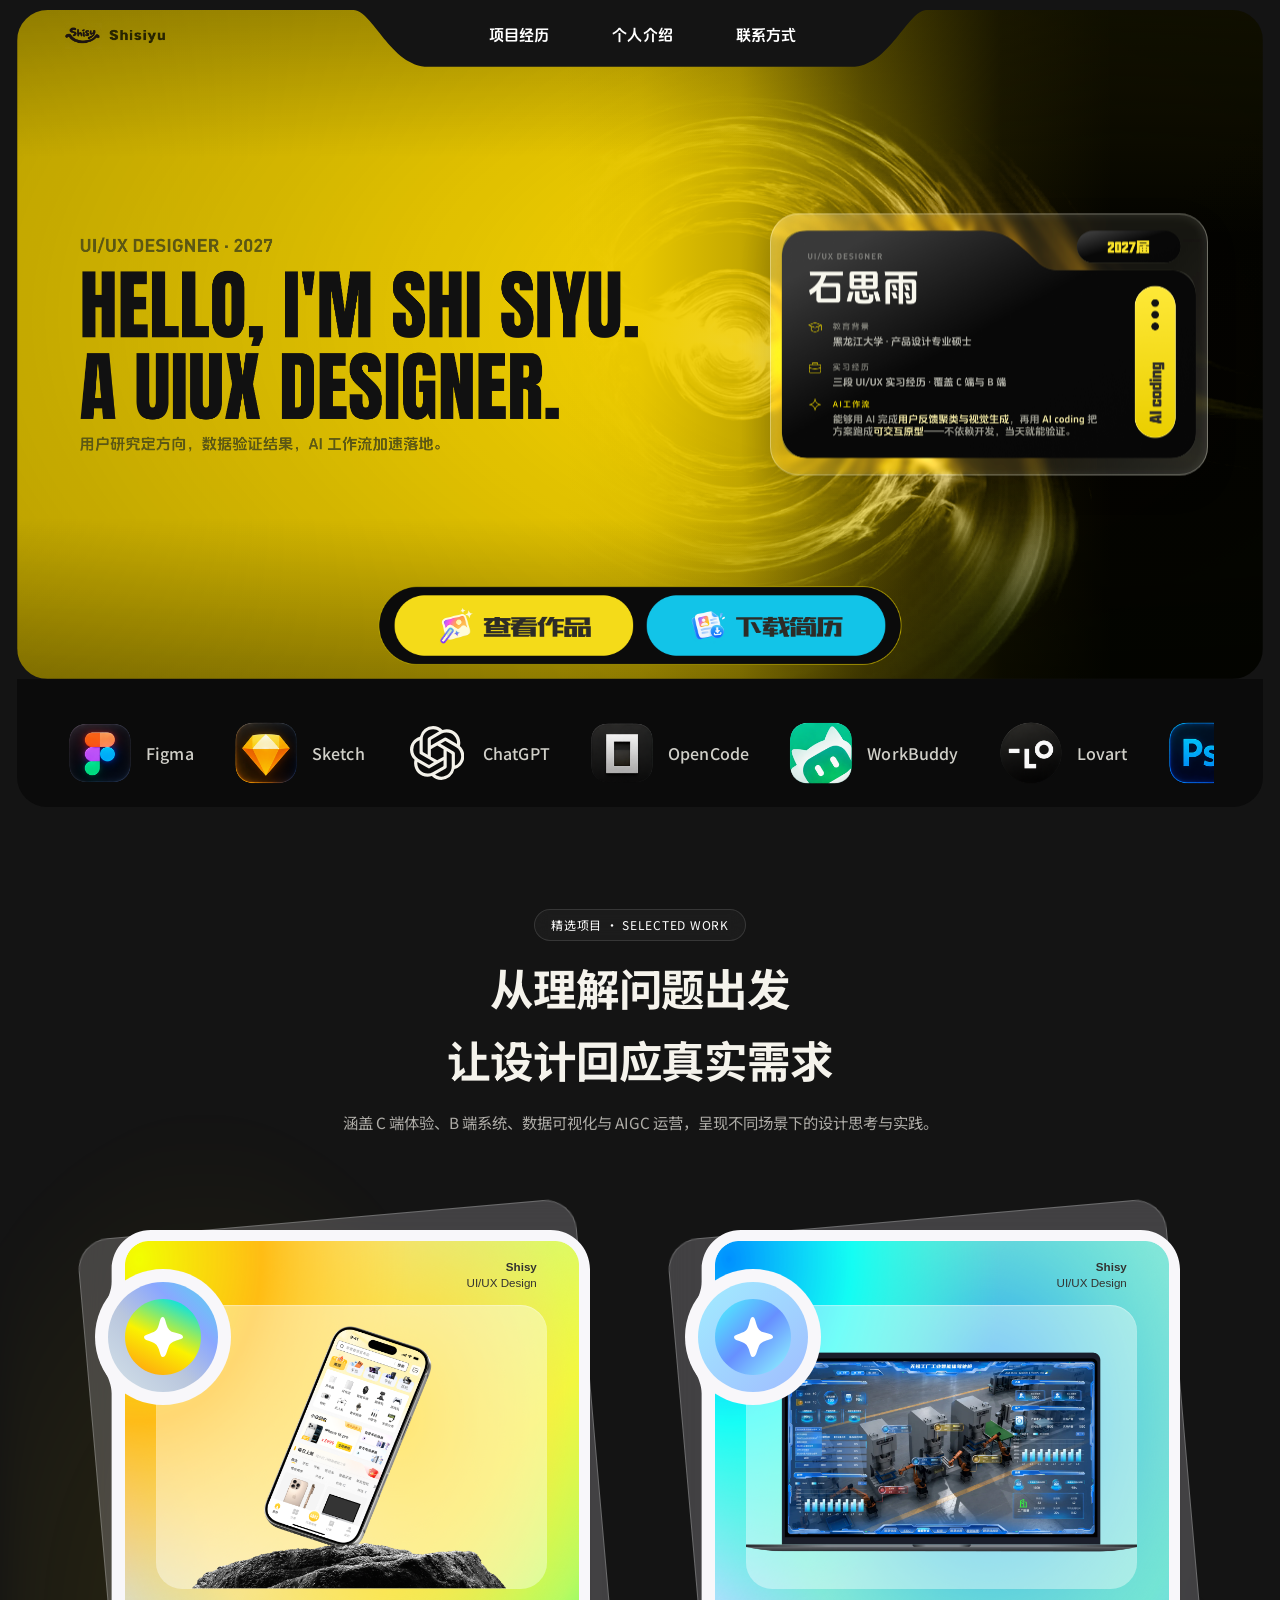
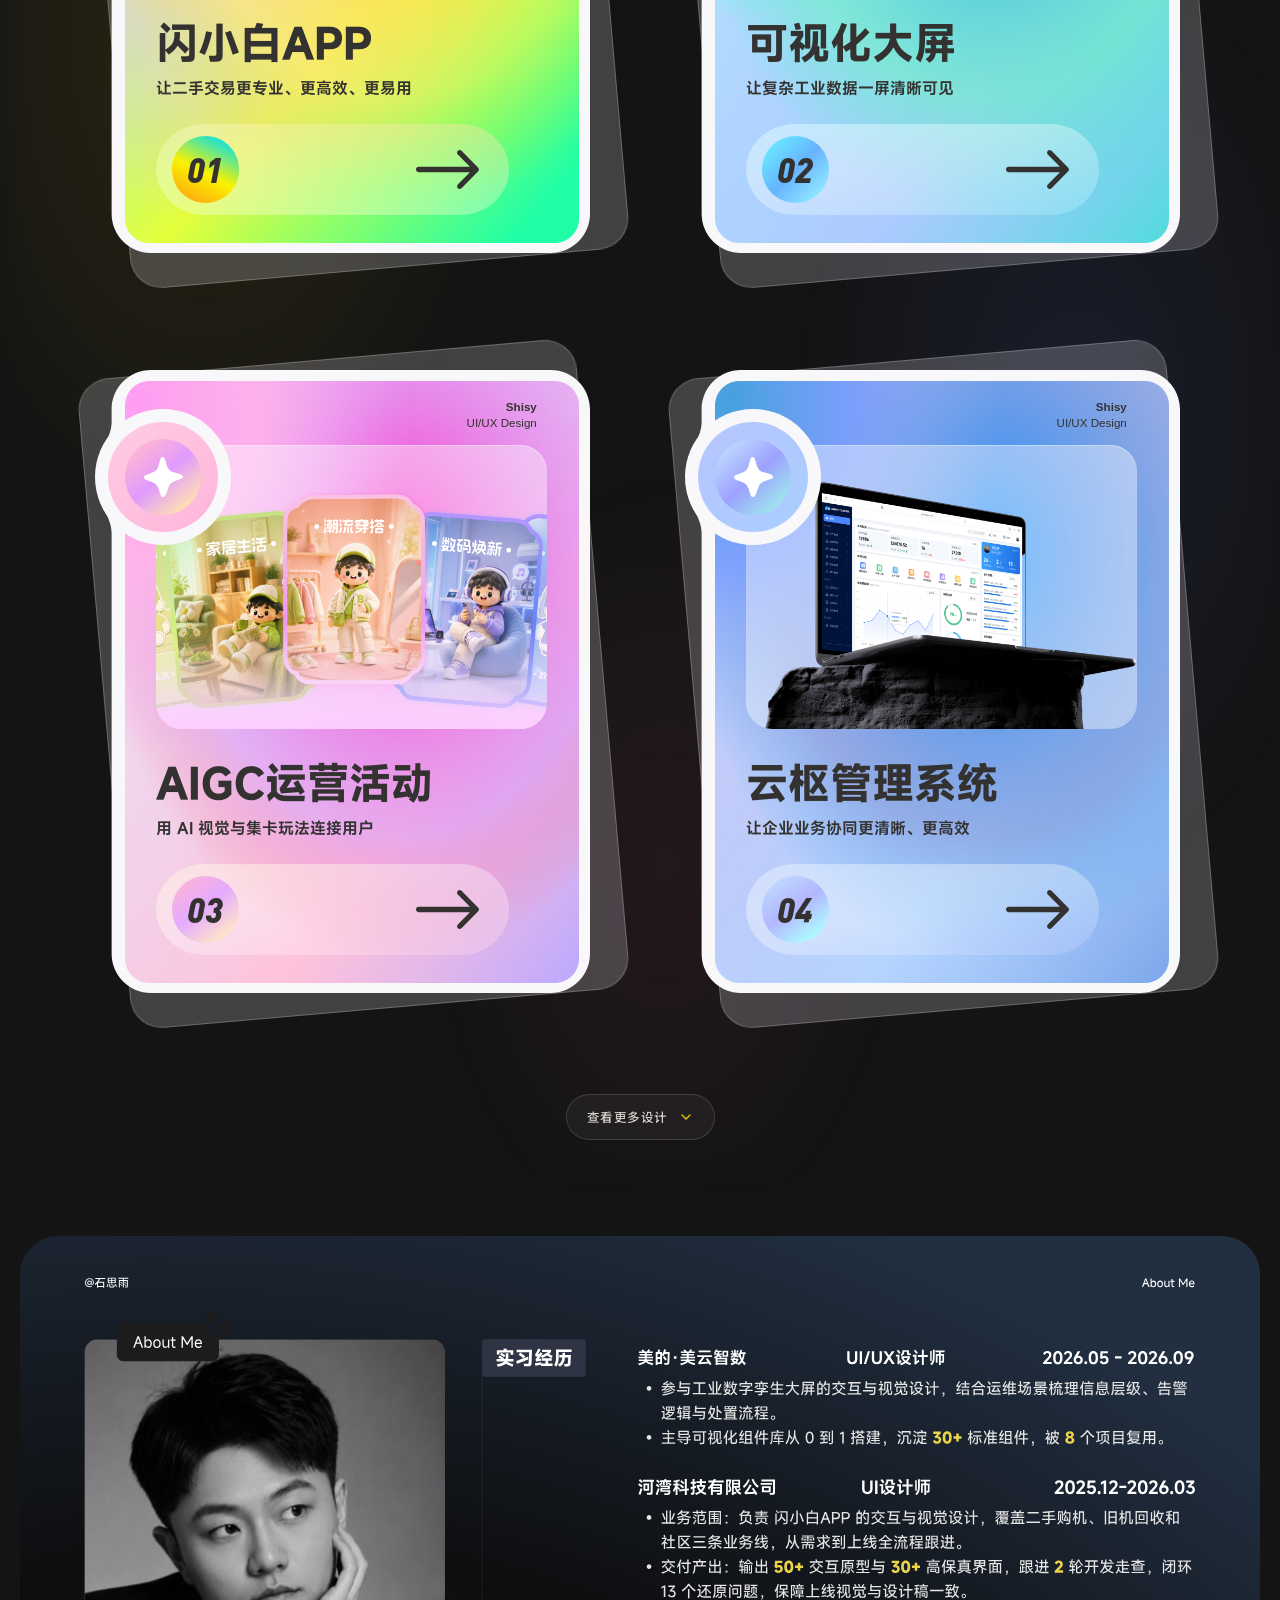
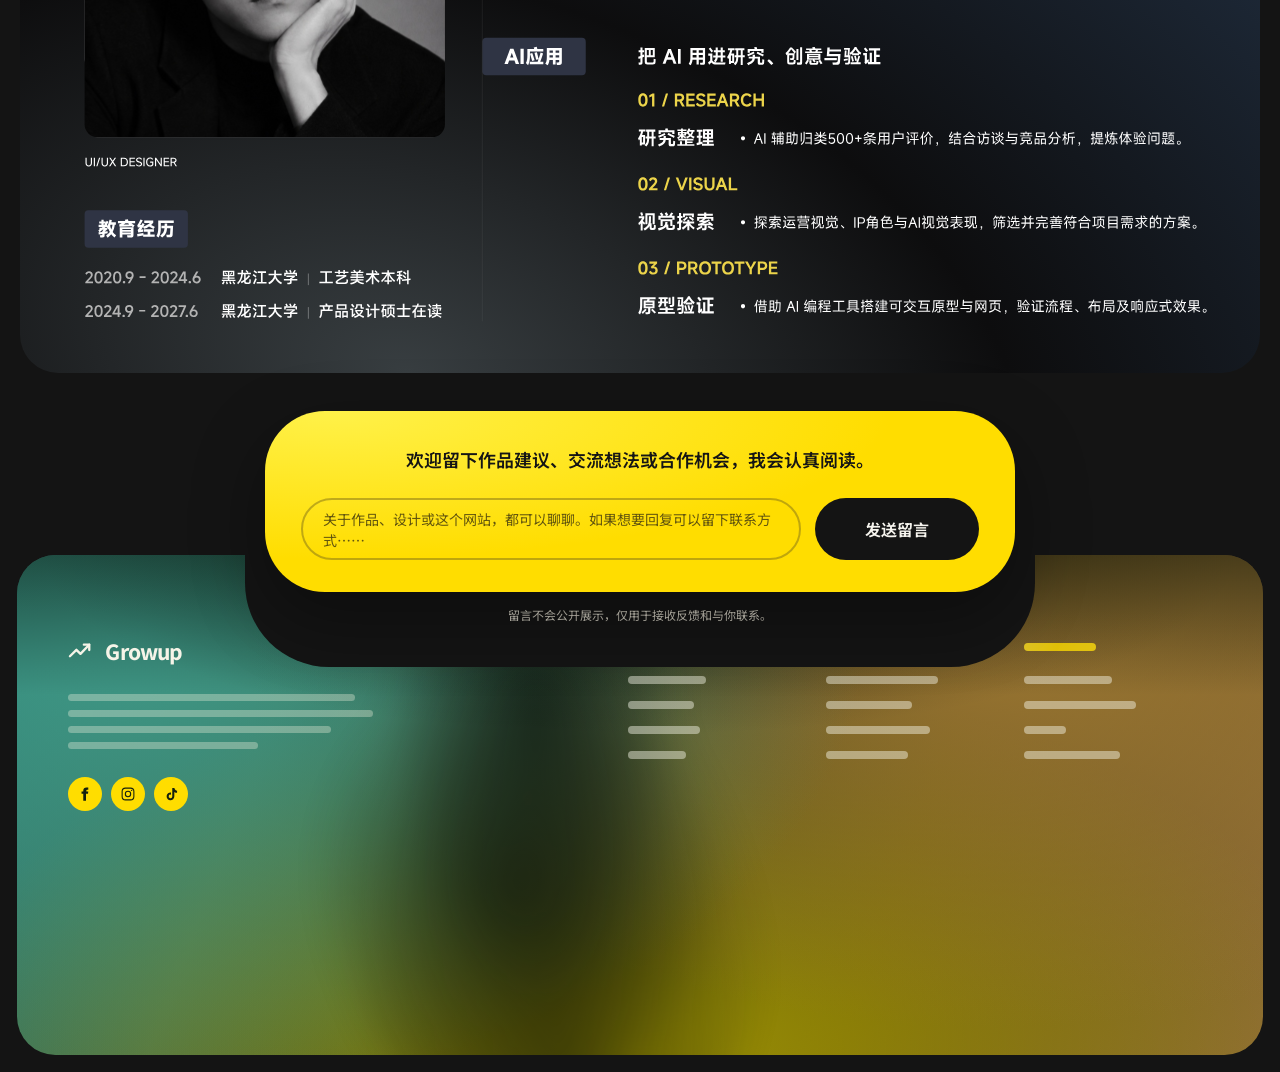
<file: index.html>
<!DOCTYPE html>
<html lang="zh-CN" class="js"><head>
  <meta charset="UTF-8">
  <meta name="viewport" content="width=device-width, initial-scale=1.0">
  <meta name="theme-color" content="#141414">
  <title>Fintech Layout Study — 排版复刻</title>
  <link rel="icon" href="data:image/svg+xml,%3Csvg xmlns='http://www.w3.org/2000/svg' viewBox='0 0 64 64'%3E%3Crect width='64' height='64' rx='16' fill='%23ffdd00'/%3E%3Cpath d='M12 42 26 28l8 8 18-20M40 16h12v12' fill='none' stroke='%23141414' stroke-width='5' stroke-linecap='round' stroke-linejoin='round'/%3E%3C/svg%3E">
  <script>document.documentElement.classList.add('js');</script>
  <link rel="preload" href="assets/fonts/anton-latin.woff2" as="font" type="font/woff2" crossorigin="">
  <link rel="stylesheet" href="assets/css/noto-sans-sc.css">
  <link rel="stylesheet" href="assets/css/style.css?v=20261120-feedback2">
  <link rel="stylesheet" href="assets/css/explorations.css?v=20261120-explore1">
  <link rel="stylesheet" href="assets/css/about.css?v=20261120-about1">
</head>
<body>

  <!-- ============================================================
       SVG SPRITE + SHAPES
       ============================================================ -->
  <svg class="svg-defs" aria-hidden="true" focusable="false">
    <defs>
      <symbol id="i-logo" viewBox="0 0 30 22">
        <path d="M2 17.5 8.7 10.8l4.2 4.2L21.9 5.5" fill="none" stroke="currentColor" stroke-width="2.4" stroke-linecap="round" stroke-linejoin="round"></path>
        <path d="M16.4 5.5h5.6v5.6" fill="none" stroke="currentColor" stroke-width="2.4" stroke-linecap="round" stroke-linejoin="round"></path>
      </symbol>

      <symbol id="i-search" viewBox="0 0 24 24">
        <circle cx="10.8" cy="10.8" r="6.8" fill="none" stroke="currentColor" stroke-width="1.8"></circle>
        <path d="m15.8 15.8 4.4 4.4" fill="none" stroke="currentColor" stroke-width="1.8" stroke-linecap="round"></path>
      </symbol>

      <symbol id="i-cap" viewBox="0 0 24 24">
        <path d="M2.5 9.2 12 4l9.5 5.2L12 14.5 2.5 9.2Z" fill="none" stroke="currentColor" stroke-width="1.4" stroke-linejoin="round"></path>
        <path d="M6.3 11.5v4.1c0 1.6 2.5 2.9 5.7 2.9s5.7-1.3 5.7-2.9v-4.1" fill="none" stroke="currentColor" stroke-width="1.4" stroke-linejoin="round"></path>
        <path d="M21.5 9.2v5.3" fill="none" stroke="currentColor" stroke-width="1.4" stroke-linecap="round"></path>
      </symbol>

      <symbol id="i-briefcase" viewBox="0 0 24 24">
        <rect x="3" y="7.2" width="18" height="12" rx="2.4" fill="none" stroke="currentColor" stroke-width="1.4"></rect>
        <path d="M9 7V5.5A1.5 1.5 0 0 1 10.5 4h3A1.5 1.5 0 0 1 15 5.5V7M3 12.2h18" fill="none" stroke="currentColor" stroke-width="1.4" stroke-linecap="round"></path>
        <path d="M10.2 12.2v2h3.6v-2" fill="none" stroke="currentColor" stroke-width="1.4"></path>
      </symbol>

      <symbol id="i-figma" viewBox="0 0 24 24">
        <path d="M15.852 8.981h-4.588V0h4.588c2.476 0 4.49 2.014 4.49 4.49s-2.014 4.491-4.49 4.491zM12.735 7.51h3.117c1.665 0 3.019-1.355 3.019-3.019s-1.355-3.019-3.019-3.019h-3.117V7.51zm0 1.471H8.148c-2.476 0-4.49-2.014-4.49-4.49S5.672 0 8.148 0h4.588v8.981zm-4.587-7.51c-1.665 0-3.019 1.355-3.019 3.019s1.354 3.02 3.019 3.02h3.117V1.471H8.148zm4.587 15.019H8.148c-2.476 0-4.49-2.014-4.49-4.49s2.014-4.49 4.49-4.49h4.588v8.98zM8.148 8.981c-1.665 0-3.019 1.355-3.019 3.019s1.355 3.019 3.019 3.019h3.117V8.981H8.148zM8.172 24c-2.489 0-4.515-2.014-4.515-4.49s2.014-4.49 4.49-4.49h4.588v4.441c0 2.503-2.047 4.539-4.563 4.539zm-.024-7.51a3.023 3.023 0 0 0-3.019 3.019c0 1.665 1.365 3.019 3.044 3.019 1.705 0 3.093-1.376 3.093-3.068v-2.97H8.148zm7.704 0h-.098c-2.476 0-4.49-2.014-4.49-4.49s2.014-4.49 4.49-4.49h.098c2.476 0 4.49 2.014 4.49 4.49s-2.014 4.49-4.49 4.49zm-.097-7.509c-1.665 0-3.019 1.355-3.019 3.019s1.355 3.019 3.019 3.019h.098c1.665 0 3.019-1.355 3.019-3.019s-1.355-3.019-3.019-3.019h-.098z" fill="currentColor"></path>
      </symbol>

      <symbol id="i-sketch" viewBox="0 0 24 24">
        <path d="M12 1.25l6.75 6.637V2L12 1.25zm0 0l-6.05 7h12.1l-6.05-7zm0 0L5.25 2v5.887L12 1.25zM5.25 2L0 9l4.416-.68L5.25 2zM0 9l11.959 13.703.008-.014L4.443 9H0zm18.75-7l.834 6.32L24 9l-5.25-7zM24 9h-4.506l-7.523 13.69.029.06L24 9zM12 22.75l-.031-.057-.008.012.039.045zM5.436 9l6.533 13.686L18.564 9H5.436Z" fill="currentColor"></path>
      </symbol>

      <symbol id="i-chatgpt" viewBox="0 0 24 24">
        <path d="M9.205 8.658v-2.26c0-.19.072-.333.238-.428l4.543-2.616c.619-.357 1.356-.523 2.117-.523 2.854 0 4.662 2.212 4.662 4.566 0 .167 0 .357-.024.547l-4.71-2.759a.797.797 0 00-.856 0l-5.97 3.473zm10.609 8.8V12.06c0-.333-.143-.57-.429-.737l-5.97-3.473 1.95-1.118a.433.433 0 01.476 0l4.543 2.617c1.309.76 2.189 2.378 2.189 3.948 0 1.808-1.07 3.473-2.76 4.163zM7.802 12.703l-1.95-1.142c-.167-.095-.239-.238-.239-.428V5.899c0-2.545 1.95-4.472 4.591-4.472 1 0 1.927.333 2.712.928L8.23 5.067c-.285.166-.428.404-.428.737v6.898zM12 15.128l-2.795-1.57v-3.33L12 8.658l2.795 1.57v3.33L12 15.128zm1.796 7.23c-1 0-1.927-.332-2.712-.927l4.686-2.712c.285-.166.428-.404.428-.737v-6.898l1.974 1.142c.167.095.238.238.238.428v5.233c0 2.545-1.974 4.472-4.614 4.472zm-5.637-5.303l-4.544-2.617c-1.308-.761-2.188-2.378-2.188-3.948A4.482 4.482 0 014.21 6.327v5.423c0 .333.143.571.428.738l5.947 3.449-1.95 1.118a.432.432 0 01-.476 0zm-.262 3.9c-2.688 0-4.662-2.021-4.662-4.519 0-.19.024-.38.047-.57l4.686 2.71c.286.167.571.167.856 0l5.97-3.448v2.26c0 .19-.07.333-.237.428l-4.543 2.616c-.619.357-1.356.523-2.117.523zm5.899 2.83a5.947 5.947 0 005.827-4.756C22.287 18.339 24 15.84 24 13.296c0-1.665-.713-3.282-1.998-4.448.119-.5.19-.999.19-1.498 0-3.401-2.759-5.947-5.946-5.947-.642 0-1.26.095-1.88.31A5.962 5.962 0 0010.205 0a5.947 5.947 0 00-5.827 4.757C1.713 5.447 0 7.945 0 10.49c0 1.666.713 3.283 1.998 4.448-.119.5-.19 1-.19 1.499 0 3.401 2.759 5.946 5.946 5.946.642 0 1.26-.095 1.88-.309a5.96 5.96 0 004.162 1.713z" fill="currentColor"></path>
      </symbol>

      <symbol id="i-opencode" viewBox="0 0 24 24">
        <path d="M22 24H2V0h20zM17 4.8H7v14.4h10z" fill="currentColor"></path>
      </symbol>

      <symbol id="i-wolkbuddy" viewBox="0 0 24 24">
        <path d="M5 4h14a3 3 0 0 1 3 3v7a3 3 0 0 1-3 3h-6l-4.5 3v-3H5a3 3 0 0 1-3-3V7a3 3 0 0 1 3-3Z" fill="none" stroke="currentColor" stroke-width="1.35" stroke-linejoin="round"></path>
        <circle cx="9" cy="10.5" r="1" fill="currentColor"></circle>
        <circle cx="15" cy="10.5" r="1" fill="currentColor"></circle>
        <path d="M9 13.5c.8.8 1.8 1.2 3 1.2s2.2-.4 3-1.2" fill="none" stroke="currentColor" stroke-width="1.35" stroke-linecap="round"></path>
      </symbol>

      <symbol id="i-lovart" viewBox="0 0 24 24">
        <path d="M12 2c1.3 5.8 3.9 8.4 9.7 9.7-5.8 1.3-8.4 3.9-9.7 9.7-1.3-5.8-3.9-8.4-9.7-9.7C8.1 10.4 10.7 7.8 12 2Z" fill="none" stroke="currentColor" stroke-width="1.35" stroke-linejoin="round"></path>
        <circle cx="19.2" cy="4.8" r="1.15" fill="currentColor"></circle>
      </symbol>

      <symbol id="i-ps" viewBox="0 0 32 32">
        <rect x="3" y="3" width="26" height="26" rx="6" fill="none" stroke="currentColor" stroke-width="1.5"></rect>
        <text x="16" y="21" text-anchor="middle" font-family="Noto Sans SC, Arial, sans-serif" font-size="11" font-weight="600" fill="currentColor">Ps</text>
      </symbol>

      <symbol id="i-ai" viewBox="0 0 32 32">
        <rect x="3" y="3" width="26" height="26" rx="6" fill="none" stroke="currentColor" stroke-width="1.5"></rect>
        <text x="16" y="21" text-anchor="middle" font-family="Noto Sans SC, Arial, sans-serif" font-size="11" font-weight="600" fill="currentColor">Ai</text>
      </symbol>

      <symbol id="i-c4d" viewBox="0 0 24 24">
        <path d="M12 2.8 21 7.5v9L12 21.2 3 16.5v-9L12 2.8Z" fill="none" stroke="currentColor" stroke-width="1.4" stroke-linejoin="round"></path>
        <path d="M3 7.5 12 12l9-4.5M12 12v9.2" fill="none" stroke="currentColor" stroke-width="1.4" stroke-linejoin="round"></path>
      </symbol>

      <symbol id="i-arrow" viewBox="0 0 24 24">
        <path d="M6 18 18 6M8.5 6H18v9.5" fill="none" stroke="currentColor" stroke-width="1.8" stroke-linecap="round" stroke-linejoin="round"></path>
      </symbol>

      <symbol id="i-chevron" viewBox="0 0 24 24">
        <path d="m6 9 6 6 6-6" fill="none" stroke="currentColor" stroke-width="1.8" stroke-linecap="round" stroke-linejoin="round"></path>
      </symbol>

      <symbol id="i-menu" viewBox="0 0 24 24">
        <path d="M4 8h16M4 16h16" fill="none" stroke="currentColor" stroke-width="1.8" stroke-linecap="round"></path>
      </symbol>

      <symbol id="i-close" viewBox="0 0 24 24">
        <path d="M6 6l12 12M18 6 6 18" fill="none" stroke="currentColor" stroke-width="1.8" stroke-linecap="round"></path>
      </symbol>

      <symbol id="i-star8" viewBox="0 0 44 44">
        <g fill="none" stroke="currentColor" stroke-width="1.25" stroke-linecap="round">
          <path d="M22 3v38M3 22h38M8.6 8.6l26.8 26.8M35.4 8.6 8.6 35.4"></path>
          <circle cx="22" cy="22" r="2.2"></circle>
        </g>
      </symbol>

      <symbol id="i-rings" viewBox="0 0 54 40">
        <g fill="none" stroke="currentColor" stroke-width="1.3">
          <circle cx="19" cy="20" r="14.5"></circle>
          <circle cx="35" cy="20" r="14.5"></circle>
        </g>
      </symbol>

      <symbol id="i-star4" viewBox="0 0 48 48">
        <path d="M24 2.5c2.2 14.2 7.3 19.3 21.5 21.5C31.3 26.2 26.2 31.3 24 45.5 21.8 31.3 16.7 26.2 2.5 24 16.7 21.8 21.8 16.7 24 2.5Z" fill="none" stroke="currentColor" stroke-width="1.35" stroke-linejoin="round"></path>
      </symbol>

      <symbol id="i-eyes" viewBox="0 0 78 44">
        <path d="M22 2C10.4 2 1 10.7 1 22s9.4 20 21 20c7 0 13.1-3.1 17-8 3.9 4.9 10 8 17 8 11.6 0 21-9 21-20S67.6 2 56 2c-7 0-13.1 3.1-17 8-3.9-4.9-10-8-17-8Z" fill="currentColor"></path>
        <ellipse cx="16.6" cy="18.6" rx="7.1" ry="5.8" fill="#fff" transform="rotate(-27 16.6 18.6)"></ellipse>
        <ellipse cx="60.4" cy="18.6" rx="7.1" ry="5.8" fill="#fff" transform="rotate(27 60.4 18.6)"></ellipse>
      </symbol>

      <symbol id="i-award" viewBox="0 0 34 34">
        <circle cx="17" cy="17" r="14.6" fill="none" stroke="currentColor" stroke-width="1.2"></circle>
        <path d="M17 8.4c1.1 4.7 2.9 6.5 7.6 7.6-4.7 1.1-6.5 2.9-7.6 7.6-1.1-4.7-2.9-6.5-7.6-7.6 4.7-1.1 6.5-2.9 7.6-7.6Z" fill="currentColor"></path>
        <path d="M9.2 25.4c2.2 1.7 4.7 2.6 7.8 2.6s5.7-.9 7.8-2.6" fill="none" stroke="currentColor" stroke-width="1.2" stroke-linecap="round"></path>
      </symbol>

      <symbol id="i-award-alt" viewBox="0 0 34 34">
        <circle cx="17" cy="17" r="14.6" fill="none" stroke="currentColor" stroke-width="1.2"></circle>
        <path d="M9 23.5 13.2 15l3.7 5.2 3.8-8 4.4 11.3" fill="none" stroke="currentColor" stroke-width="1.25" stroke-linecap="round" stroke-linejoin="round"></path>
        <circle cx="17" cy="17" r="12.7" fill="none" stroke="currentColor" stroke-width="1.2" stroke-dasharray="1 4" opacity=".5"></circle>
      </symbol>

      <symbol id="i-image" viewBox="0 0 24 24">
        <rect x="3" y="4" width="18" height="16" rx="2.5" fill="none" stroke="currentColor" stroke-width="1.4"></rect>
        <circle cx="8.4" cy="9.4" r="1.7" fill="none" stroke="currentColor" stroke-width="1.3"></circle>
        <path d="m4.8 17.5 4.7-4.6 3.7 3.5 3.2-2.9 3 3.2" fill="none" stroke="currentColor" stroke-width="1.3" stroke-linecap="round" stroke-linejoin="round"></path>
      </symbol>

      <symbol id="i-facebook" viewBox="0 0 24 24">
        <path d="M14 8.2V6.7c0-.7.4-1.1 1.2-1.1h1.7V2.3c-.4-.1-1.5-.1-2.8-.1-2.8 0-4.7 1.7-4.7 4.8v1.2H6.8v3.4h2.6V22h4.1v-10.4h3l.4-3.4h-3Z" fill="currentColor"></path>
      </symbol>

      <symbol id="i-instagram" viewBox="0 0 24 24">
        <g fill="none" stroke="currentColor" stroke-width="1.6">
          <rect x="3.2" y="3.2" width="17.6" height="17.6" rx="5"></rect>
          <circle cx="12" cy="12" r="4"></circle>
          <circle cx="17.5" cy="6.7" r=".9" fill="currentColor" stroke="none"></circle>
        </g>
      </symbol>

      <symbol id="i-tiktok" viewBox="0 0 24 24">
        <path d="M14.1 3h3c.3 2.2 1.7 3.8 4 4.1v3.1a8 8 0 0 1-4.1-1.3v6.6a5.8 5.8 0 1 1-5-5.7v3.2a2.7 2.7 0 1 0 1.9 2.6V3Z" fill="currentColor"></path>
      </symbol>

      <symbol id="i-check" viewBox="0 0 24 24">
        <path d="m4 12.5 5 5L20 6" fill="none" stroke="currentColor" stroke-width="2.2" stroke-linecap="round" stroke-linejoin="round"></path>
      </symbol>

      <!-- Wavy cards: outer-left, centre, outer-right -->
      <clipPath id="clip-card-left" clipPathUnits="objectBoundingBox">
        <path d="M.06 0H.985C.995 0 1 .015 1 .035V.18C1 .27.987 .33.987 .42s.013.24.013.33v.215C1 .985.995 1 .985 1H.06C.025 1 0 .975 0 .94V.06C0 .025.025 0 .06 0Z"></path>
      </clipPath>
      <clipPath id="clip-card-mid" clipPathUnits="objectBoundingBox">
        <path d="M.02 0H.98C.99 0 1 .01 1 .02v.18c0 .09-.013.15-.013.24s.013.15.013.24v.3C1 .99.99 1 .98 1H.02C.01 1 0 .99 0 .98v-.3c0-.09.013-.15.013-.24S0 .35 0 .26V.02C0 .01.01 0 .02 0Z"></path>
      </clipPath>
      <clipPath id="clip-card-right" clipPathUnits="objectBoundingBox">
        <path d="M.02 0H.94C.975 0 1 .025 1 .06v.88C1 .975.975 1 .94 1H.02C.01 1 0 .99 0 .98v-.33c0-.09.013-.15.013-.24S0 .33 0 .24V.02C0 .01.01 0 .02 0Z"></path>
      </clipPath>

      <!-- Large panels: top scoop + bottom lip -->
      <clipPath id="clip-panel" clipPathUnits="objectBoundingBox">
        <path d="M.045 0H.335C.4 0 .43 .062 .5 .062S.6 0 .665 0H.955C.98 0 1 .02 1 .045V.9C1 .93.98 .952.955 .952H.67C.62 .952 .6 1 .54 1H.46C.4 1 .38 .952 .33 .952H.045C.02 .952 0 .93 0 .9V.045C0 .02.02 0 .045 0Z"></path>
      </clipPath>

      <clipPath id="clip-panel-top" clipPathUnits="objectBoundingBox">
        <path d="M.045 0H.335C.4 0 .43 .062 .5 .062S.6 0 .665 0H.955C.98 0 1 .02 1 .045V.955C1 .98.98 1 .955 1H.045C.02 1 0 .98 0 .955V.045C0 .02.02 0 .045 0Z"></path>
      </clipPath>

      <!-- The desktop navigation is a cutout in the hero media itself. -->
      <clipPath id="clip-hero-navigation" clipPathUnits="objectBoundingBox">
        <path d="M0 0H.27C.285 0 .30 .085 .33 .085H.67C.70 .085 .715 0 .73 0H1V1H0Z"></path>
      </clipPath>

      <!-- Exported card foreground; the rear glass is rendered live in CSS. -->
      <clipPath id="clip-hero-card-foreground" clipPathUnits="objectBoundingBox">
        <path transform="scale(.0005773672 .0009689922)" d="M148 66H825C930 66 967 105 1026 158L1066 198Q1095 223 1140 223H1584Q1684 223 1684 323V864Q1684 964 1584 964H148Q48 964 48 864V166Q48 66 148 66Z"></path>
        <rect x=".7009238" y=".0639535" width=".2367206" height=".1240310" rx=".0369515" ry=".0620155"></rect>
      </clipPath>

      <!-- Name card: black inner card with a scooped top-right shoulder -->
      <clipPath id="clip-profile-inner" clipPathUnits="objectBoundingBox">
        <path d="M.06 0H.5C.555 0 .58 .03 .605 .08L.655 .18C.675 .22 .71 .245 .76 .245H.94C.975 .245 1 .27 1 .305V.94C1 .975 .975 1 .94 1H.06C.025 1 0 .975 0 .94V.06C0 .025 .025 0 .06 0Z"></path>
      </clipPath>
    </defs>
  </svg>

  <!-- ============================================================
       HERO
       ============================================================ -->
  <div class="hero-wrap">

    <header class="site-header">
      <div class="header-inner">
        <a class="brand" href="#" aria-label="Shisy Shisiyu 首页">
          <img class="brand-logo" src="assets/hero/logo.png" alt="Shisy Shisiyu">
        </a>

        <nav class="nav-links" aria-label="主导航" style="width: 240.021px; height: 50.6667px;">
          <a href="#projects" style="font-size: 15px;">项目经历</a>
          <a href="#about" style="font-size: 15px;">个人介绍</a>
          <a href="#contact" style="font-size: 15px;">联系方式</a>
        </nav>

        <div class="header-actions">
          <button class="icon-btn menu-btn" type="button" aria-label="Open menu" aria-expanded="false">
            <svg><use href="#i-menu"></use></svg>
          </button>
        </div>
      </div>

      <div class="mobile-panel" aria-label="Mobile navigation">
        <nav>
          <a href="#projects">项目经历 <svg><use href="#i-arrow"></use></svg></a>
          <a href="#about">个人介绍 <svg><use href="#i-arrow"></use></svg></a>
          <a href="#contact">联系方式 <svg><use href="#i-arrow"></use></svg></a>
        </nav>
      </div>
    </header>

    <section class="hero" aria-label="Hero">
      <div class="hero-card hero-design">
        <svg class="hero-notch" viewBox="0 0 1440 110" preserveAspectRatio="none" aria-hidden="true">
          <path d="M394 0C426 0 438 110 490 110H1440V0Z" fill="currentColor"></path>
        </svg>

        <div class="hero-media" aria-hidden="true">
          <video class="hero-media-video" muted="" loop="" playsinline="" preload="none" poster="assets/video/hero-poster.jpg?v=20261119-highlight1" disablepictureinpicture="">
            <source src="assets/video/hero.mp4?v=20261119-highlight1" type="video/mp4">
          </video>
          <span class="hero-media-color"></span>
          <span class="hero-media-tint"></span>
          <span class="hero-media-vignette"></span>
        </div>

        <img class="hero-design-copy" src="assets/hero/copy.png" alt="UI/UX Designer 2027。Hello, I'm Shi Siyu. A UIUX Designer. 用户研究定方向，数据验证结果，AI 工作流加速落地。">
        <div class="hero-design-card">
          <img class="hero-design-card-foreground" src="assets/hero/card.png" alt="石思雨个人名片：2027届，UI/UX Designer，黑龙江大学产品设计专业硕士，三段 UI/UX 实习经历，覆盖 C 端与 B 端，AI 工作流。">
        </div>

        <div class="hero-design-cta">
          <img src="assets/hero/cta.png" alt="查看作品 / 下载简历">
          <a class="hero-design-cta-link hero-design-cta-link--left" href="#projects" aria-label="查看作品"></a>
          <a class="hero-design-cta-link hero-design-cta-link--right" href="assets/shi-siyu-resume.pdf" download="" aria-label="下载简历" style="font-size: 16px;"></a>
        </div>
      </div>
      <div class="hero-foot">
        <div class="skills-band" aria-label="Skills and tools">
          <div class="skills-viewport">
            <div class="skills-track is-marquee">
              <div class="skills-set" role="list">
                <span class="skill-chip" role="listitem">
                  <span class="skill-icon"><img src="assets/icons/figma.png" alt="" aria-hidden="true" draggable="false"></span>
                  <span class="skill-name">Figma</span>
                </span>
                <span class="skill-chip" role="listitem">
                  <span class="skill-icon"><img src="assets/icons/sketch.png" alt="" aria-hidden="true" draggable="false"></span>
                  <span class="skill-name">Sketch</span>
                </span>
                <span class="skill-chip" role="listitem">
                  <span class="skill-icon"><svg viewBox="0 0 24 24" aria-hidden="true"><use href="#i-chatgpt"></use></svg></span>
                  <span class="skill-name">ChatGPT</span>
                </span>
                <span class="skill-chip" role="listitem">
                  <span class="skill-icon"><img src="assets/icons/opencode.png" alt="" aria-hidden="true" draggable="false"></span>
                  <span class="skill-name">OpenCode</span>
                </span>
                <span class="skill-chip" role="listitem">
                  <span class="skill-icon"><img src="assets/icons/wolkbuddy.png" alt="" aria-hidden="true" draggable="false"></span>
                  <span class="skill-name">WorkBuddy</span>
                </span>
                <span class="skill-chip" role="listitem">
                  <span class="skill-icon"><img src="assets/icons/lovart.png" alt="" aria-hidden="true" draggable="false"></span>
                  <span class="skill-name">Lovart</span>
                </span>
                <span class="skill-chip" role="listitem">
                  <span class="skill-icon"><img src="assets/icons/ps.png" alt="" aria-hidden="true" draggable="false"></span>
                  <span class="skill-name">PS</span>
                </span>
                <span class="skill-chip" role="listitem">
                  <span class="skill-icon"><img src="assets/icons/ai.png" alt="" aria-hidden="true" draggable="false"></span>
                  <span class="skill-name">AI</span>
                </span>
                <span class="skill-chip" role="listitem">
                  <span class="skill-icon"><img src="assets/icons/c4d.png" alt="" aria-hidden="true" draggable="false"></span>
                  <span class="skill-name">C4D</span>
                </span>
              </div>
            <div class="skills-set skills-set--clone" role="list" aria-hidden="true">
                <span class="skill-chip" role="listitem">
                  <span class="skill-icon"><img src="assets/icons/figma.png" alt="" aria-hidden="true" draggable="false"></span>
                  <span class="skill-name">Figma</span>
                </span>
                <span class="skill-chip" role="listitem">
                  <span class="skill-icon"><img src="assets/icons/sketch.png" alt="" aria-hidden="true" draggable="false"></span>
                  <span class="skill-name">Sketch</span>
                </span>
                <span class="skill-chip" role="listitem">
                  <span class="skill-icon"><svg viewBox="0 0 24 24" aria-hidden="true"><use href="#i-chatgpt"></use></svg></span>
                  <span class="skill-name">ChatGPT</span>
                </span>
                <span class="skill-chip" role="listitem">
                  <span class="skill-icon"><img src="assets/icons/opencode.png" alt="" aria-hidden="true" draggable="false"></span>
                  <span class="skill-name">OpenCode</span>
                </span>
                <span class="skill-chip" role="listitem">
                  <span class="skill-icon"><img src="assets/icons/wolkbuddy.png" alt="" aria-hidden="true" draggable="false"></span>
                  <span class="skill-name">WorkBuddy</span>
                </span>
                <span class="skill-chip" role="listitem">
                  <span class="skill-icon"><img src="assets/icons/lovart.png" alt="" aria-hidden="true" draggable="false"></span>
                  <span class="skill-name">Lovart</span>
                </span>
                <span class="skill-chip" role="listitem">
                  <span class="skill-icon"><img src="assets/icons/ps.png" alt="" aria-hidden="true" draggable="false"></span>
                  <span class="skill-name">PS</span>
                </span>
                <span class="skill-chip" role="listitem">
                  <span class="skill-icon"><img src="assets/icons/ai.png" alt="" aria-hidden="true" draggable="false"></span>
                  <span class="skill-name">AI</span>
                </span>
                <span class="skill-chip" role="listitem">
                  <span class="skill-icon"><img src="assets/icons/c4d.png" alt="" aria-hidden="true" draggable="false"></span>
                  <span class="skill-name">C4D</span>
                </span>
              </div></div>
          </div>
        </div>
      </div>
    </section>
  </div>

  <main>
    <!-- ============================================================
         PROJECT SHOWCASE
         ============================================================ -->
    <section class="essentials projects" id="projects" aria-label="项目展示">
      <div class="container">
        <div class="section-head reveal is-visible">
          <span class="tag projects__tag">精选项目 · SELECTED WORK</span>
          <h2 class="section-title projects__title">
            <span>从理解问题出发</span>
            <span>让设计回应真实需求</span>
          </h2>
          <p class="projects__intro">涵盖 C 端体验、B 端系统、数据可视化与 AIGC 运营，呈现不同场景下的设计思考与实践。</p>
        </div>

        <div class="project-card-grid">
          <article class="case-card case-card--1" aria-labelledby="project-title-1">
            <a class="case-card__link" href="projects/shanxiaobai.html" aria-label="查看闪小白APP项目详情">
              <img class="case-card__asset case-card__outline" src="assets/projects/cards/card-1-vector-1.svg" width="935" height="1179" style="left:0.105597%;top:1.869919%;width:98.732841%" alt="" aria-hidden="true" loading="lazy" decoding="async">
              <img class="case-card__asset case-card__background" src="assets/projects/cards/background-1.png?v=20261119-projects2" width="860" height="1139" style="left:5.913411%;top:3.495935%;width:90.813094%" alt="" aria-hidden="true" loading="lazy" decoding="async">
              <span class="case-card__media-panel" aria-hidden="true"></span>
              <img class="case-card__asset case-card__cover" src="assets/projects/cards/cover-1.png?v=20261119-projects2" width="594" height="568" style="left:19.333897%;top:10.894309%;width:62.714678%" alt="闪小白APP项目封面" loading="lazy" decoding="async">
              <img class="case-card__asset case-card__badge-white" src="assets/projects/cards/card-1-vector-9.svg" width="257" height="257" style="left:0.000000%;top:7.886179%;width:27.138332%" alt="" aria-hidden="true" loading="lazy" decoding="async">
              <img class="case-card__asset case-card__badge-ring" src="assets/projects/cards/card-1-vector-6.svg" width="207" height="207" style="left:2.639916%;top:9.918699%;width:21.858501%" alt="" aria-hidden="true" loading="lazy" decoding="async">
              <img class="case-card__asset case-card__badge-core" src="assets/projects/cards/card-1-vector-2.svg" width="144" height="143" style="left:6.019007%;top:12.520325%;width:15.205913%" alt="" aria-hidden="true" loading="lazy" decoding="async">
              <img class="case-card__asset case-card__star" src="assets/projects/cards/card-1-vector-3.svg" width="74" height="76" style="left:9.714889%;top:15.284553%;width:7.814150%" alt="" aria-hidden="true" loading="lazy" decoding="async">
              <img class="case-card__asset case-card__entry" src="assets/projects/cards/card-1-vector-8.svg" width="667" height="173" style="left:12.196410%;top:77.845528%;width:70.432946%" alt="" aria-hidden="true" loading="lazy" decoding="async">
              <img class="case-card__asset case-card__number-bg" src="assets/projects/cards/card-1-vector-10.svg" width="126" height="126" style="left:15.417107%;top:79.756098%;width:13.305174%" alt="" aria-hidden="true" loading="lazy" decoding="async">
              <img class="case-card__asset case-card__arrow" src="assets/projects/cards/card-1-vector-4.svg" width="120" height="74" style="left:64.097149%;top:81.884569%;width:12.671595%" alt="" aria-hidden="true" loading="lazy" decoding="async">
              <span class="case-card__signature" aria-hidden="true"><strong>Shisy</strong><span>UI/UX Design</span></span>
              <h3 class="case-card__title" id="project-title-1">闪小白APP</h3>
              <p class="case-card__description">让二手交易更专业、更高效、更易用</p>
              <span class="case-card__number" aria-hidden="true">01</span>
            </a>
          </article>
          <article class="case-card case-card--2" aria-labelledby="project-title-2">
            <a class="case-card__link" href="projects/dashboard.html" aria-label="查看可视化大屏项目详情">
              <img class="case-card__asset case-card__outline" src="assets/projects/cards/card-2-vector-1.svg" width="935" height="1179" style="left:0.105597%;top:1.869919%;width:98.732841%" alt="" aria-hidden="true" loading="lazy" decoding="async">
              <img class="case-card__asset case-card__background" src="assets/projects/cards/background-2.png?v=20261119-projects2" width="860" height="1139" style="left:5.913411%;top:3.495935%;width:90.813094%" alt="" aria-hidden="true" loading="lazy" decoding="async">
              <span class="case-card__media-panel" aria-hidden="true"></span>
              <img class="case-card__asset case-card__cover" src="assets/projects/cards/cover-2.png?v=20261119-projects2" width="740" height="538" style="left:12.249208%;top:14.146341%;width:78.141499%" alt="可视化大屏项目封面" loading="lazy" decoding="async">
              <img class="case-card__asset case-card__badge-white" src="assets/projects/cards/card-2-vector-6.svg" width="257" height="257" style="left:0.000000%;top:7.886179%;width:27.138332%" alt="" aria-hidden="true" loading="lazy" decoding="async">
              <img class="case-card__asset case-card__badge-ring" src="assets/projects/cards/card-2-vector-4.svg" width="207" height="207" style="left:2.639916%;top:9.918699%;width:21.858501%" alt="" aria-hidden="true" loading="lazy" decoding="async">
              <img class="case-card__asset case-card__badge-core" src="assets/projects/cards/card-2-vector-7.svg" width="144" height="143" style="left:6.019007%;top:12.520325%;width:15.205913%" alt="" aria-hidden="true" loading="lazy" decoding="async">
              <img class="case-card__asset case-card__star" src="assets/projects/cards/card-2-vector-8.svg" width="74" height="76" style="left:9.714889%;top:15.284553%;width:7.814150%" alt="" aria-hidden="true" loading="lazy" decoding="async">
              <img class="case-card__asset case-card__entry" src="assets/projects/cards/card-2-vector-9.svg" width="667" height="173" style="left:12.196410%;top:77.845528%;width:70.432946%" alt="" aria-hidden="true" loading="lazy" decoding="async">
              <img class="case-card__asset case-card__number-bg" src="assets/projects/cards/card-2-vector-10.svg" width="126" height="126" style="left:15.417107%;top:79.756098%;width:13.305174%" alt="" aria-hidden="true" loading="lazy" decoding="async">
              <img class="case-card__asset case-card__arrow" src="assets/projects/cards/card-2-vector-2.svg" width="120" height="74" style="left:64.097149%;top:81.884569%;width:12.671595%" alt="" aria-hidden="true" loading="lazy" decoding="async">
              <span class="case-card__signature" aria-hidden="true"><strong>Shisy</strong><span>UI/UX Design</span></span>
              <h3 class="case-card__title" id="project-title-2">可视化大屏</h3>
              <p class="case-card__description">让复杂工业数据一屏清晰可见</p>
              <span class="case-card__number" aria-hidden="true">02</span>
            </a>
          </article>
          <article class="case-card case-card--3" aria-labelledby="project-title-3">
            <a class="case-card__link" href="projects/aigc.html" aria-label="查看AIGC运营活动项目详情">
              <img class="case-card__asset case-card__outline" src="assets/projects/cards/card-3-vector-4.svg" width="935" height="1179" style="left:0.105597%;top:1.869919%;width:98.732841%" alt="" aria-hidden="true" loading="lazy" decoding="async">
              <img class="case-card__asset case-card__background" src="assets/projects/cards/background-3.png?v=20261119-projects2" width="860" height="1139" style="left:5.913411%;top:3.495935%;width:90.813094%" alt="" aria-hidden="true" loading="lazy" decoding="async">
              <span class="case-card__media-panel" aria-hidden="true"></span>
              <div class="case-card__cover-clip">
              <img class="case-card__asset case-card__cover" src="assets/projects/cards/cover-3.png?v=20261119-projects2" width="1137" height="440" style="left:-25.810811%;top:15.985130%;width:153.648649%" alt="AIGC运营活动项目封面" loading="lazy" decoding="async">
              </div>
              <img class="case-card__asset case-card__cover-fade" src="assets/projects/cards/card-3-vector-9.svg" width="740" height="192" style="left:12.249208%;top:41.463415%;width:78.141499%" alt="" aria-hidden="true" loading="lazy" decoding="async">
              <img class="case-card__asset case-card__badge-white" src="assets/projects/cards/card-3-vector-7.svg" width="257" height="257" style="left:0.000000%;top:7.886179%;width:27.138332%" alt="" aria-hidden="true" loading="lazy" decoding="async">
              <img class="case-card__asset case-card__badge-ring" src="assets/projects/cards/card-3-vector-11.svg" width="207" height="207" style="left:2.639916%;top:9.918699%;width:21.858501%" alt="" aria-hidden="true" loading="lazy" decoding="async">
              <img class="case-card__asset case-card__badge-core" src="assets/projects/cards/card-3-vector-2.svg" width="144" height="143" style="left:6.019007%;top:12.520325%;width:15.205913%" alt="" aria-hidden="true" loading="lazy" decoding="async">
              <img class="case-card__asset case-card__star" src="assets/projects/cards/card-3-vector-10.svg" width="74" height="76" style="left:9.714889%;top:15.284553%;width:7.814150%" alt="" aria-hidden="true" loading="lazy" decoding="async">
              <img class="case-card__asset case-card__entry" src="assets/projects/cards/card-3-vector-12.svg" width="667" height="173" style="left:12.196410%;top:77.845528%;width:70.432946%" alt="" aria-hidden="true" loading="lazy" decoding="async">
              <img class="case-card__asset case-card__number-bg" src="assets/projects/cards/card-3-vector-8.svg" width="126" height="126" style="left:15.417107%;top:79.756098%;width:13.305174%" alt="" aria-hidden="true" loading="lazy" decoding="async">
              <img class="case-card__asset case-card__arrow" src="assets/projects/cards/card-3-vector-5.svg" width="120" height="74" style="left:64.097149%;top:81.884569%;width:12.671595%" alt="" aria-hidden="true" loading="lazy" decoding="async">
              <span class="case-card__signature" aria-hidden="true"><strong>Shisy</strong><span>UI/UX Design</span></span>
              <h3 class="case-card__title" id="project-title-3">AIGC运营活动</h3>
              <p class="case-card__description">用 AI 视觉与集卡玩法连接用户</p>
              <span class="case-card__number" aria-hidden="true">03</span>
            </a>
          </article>
          <article class="case-card case-card--4" aria-labelledby="project-title-4">
            <a class="case-card__link" href="projects/cloudcore.html" aria-label="查看云枢管理系统项目详情">
              <img class="case-card__asset case-card__outline" src="assets/projects/cards/card-4-vector-1.svg" width="935" height="1179" style="left:0.105597%;top:1.869919%;width:98.732841%" alt="" aria-hidden="true" loading="lazy" decoding="async">
              <img class="case-card__asset case-card__background" src="assets/projects/cards/background-4.png?v=20261119-projects2" width="860" height="1139" style="left:5.913411%;top:3.495935%;width:90.813094%" alt="" aria-hidden="true" loading="lazy" decoding="async">
              <span class="case-card__media-panel" aria-hidden="true"></span>
              <div class="case-card__cover-clip">
              <img class="case-card__asset case-card__cover" src="assets/projects/cards/cover-4.png?v=20261119-projects2" width="710" height="507" style="left:4.054054%;top:12.267658%;width:95.945946%" alt="云枢管理系统项目封面" loading="lazy" decoding="async">
              </div>
              <img class="case-card__asset case-card__badge-white" src="assets/projects/cards/card-4-vector-7.svg" width="257" height="257" style="left:0.000000%;top:7.886179%;width:27.138332%" alt="" aria-hidden="true" loading="lazy" decoding="async">
              <img class="case-card__asset case-card__badge-ring" src="assets/projects/cards/card-4-vector-10.svg" width="207" height="207" style="left:2.639916%;top:9.918699%;width:21.858501%" alt="" aria-hidden="true" loading="lazy" decoding="async">
              <img class="case-card__asset case-card__badge-core" src="assets/projects/cards/card-4-vector-8.svg" width="144" height="143" style="left:6.019007%;top:12.520325%;width:15.205913%" alt="" aria-hidden="true" loading="lazy" decoding="async">
              <img class="case-card__asset case-card__star" src="assets/projects/cards/card-4-vector-11.svg" width="74" height="76" style="left:9.714889%;top:15.284553%;width:7.814150%" alt="" aria-hidden="true" loading="lazy" decoding="async">
              <img class="case-card__asset case-card__entry" src="assets/projects/cards/card-4-vector-9.svg" width="667" height="173" style="left:12.196410%;top:77.845528%;width:70.432946%" alt="" aria-hidden="true" loading="lazy" decoding="async">
              <img class="case-card__asset case-card__number-bg" src="assets/projects/cards/card-4-vector-4.svg" width="126" height="126" style="left:15.417107%;top:79.756098%;width:13.305174%" alt="" aria-hidden="true" loading="lazy" decoding="async">
              <img class="case-card__asset case-card__arrow" src="assets/projects/cards/card-4-vector-3.svg" width="120" height="74" style="left:64.097149%;top:81.884569%;width:12.671595%" alt="" aria-hidden="true" loading="lazy" decoding="async">
              <span class="case-card__signature" aria-hidden="true"><strong>Shisy</strong><span>UI/UX Design</span></span>
              <h3 class="case-card__title" id="project-title-4">云枢管理系统</h3>
              <p class="case-card__description">让企业业务协同更清晰、更高效</p>
              <span class="case-card__number" aria-hidden="true">04</span>
            </a>
          </article>
        </div>

        <div class="projects-toggle-wrap">
          <button class="projects-toggle" type="button" aria-expanded="true" aria-controls="projects-more">
            <span class="projects-toggle-text">收起设计探索</span>
            <svg class="projects-toggle-icon" aria-hidden="true"><use href="#i-chevron"></use></svg>
          </button>
        </div>
      </div>
    </section>

    <div class="projects-more is-open" id="projects-more" aria-hidden="false">
      <div class="projects-more-inner">

    <section class="explorations" id="explorations" aria-labelledby="explorations-title">
      <header class="explorations__heading">
        <span class="explorations__eyebrow">CREATIVE EXPLORATIONS · 设计探索</span>
        <h2 id="explorations-title">在屏幕之外，继续探索设计</h2>
        <p>从三维场景到角色形象，记录对形态、色彩与材质的探索。</p>
      </header>
      <article class="exploration-panel exploration-panel--3d" id="exploration-3d" data-project-name="三维与视觉探索" aria-labelledby="exploration-3d-title">
        <header class="exploration-panel__header">
          <div><span class="exploration-panel__number">EXPLORATION / 01</span><h3 id="exploration-3d-title">三维与视觉探索</h3><p>在光影、材质与场景之间，寻找画面的表达方式。</p></div>
          <div class="exploration-panel__tags"><span>产品视觉</span><span>场景构成</span><span>卡通三维</span></div>
        </header>
        <div class="exploration-grid exploration-grid--3d">
<figure class="exploration-work exploration-work--featured">
              <a class="exploration-work__image" href="assets/explorations/snow-dryer-full.webp" target="_blank" rel="noopener" data-gallery-index="0" data-title="雪地吹风机" aria-label="放大查看：雪地吹风机">
                <img src="assets/explorations/snow-dryer-thumb.webp" width="720" height="1152" alt="雪地吹风机" loading="lazy" decoding="async">
                <span class="exploration-work__zoom" aria-hidden="true">↗</span>
              </a>
              <figcaption><strong>雪地吹风机</strong><span>产品视觉 · 材质与场景</span></figcaption>
            </figure>
<figure class="exploration-work ">
              <a class="exploration-work__image" href="assets/explorations/guyu-full.webp" target="_blank" rel="noopener" data-gallery-index="1" data-title="护肤品视觉" aria-label="放大查看：护肤品视觉">
                <img src="assets/explorations/guyu-thumb.webp" width="720" height="960" alt="护肤品视觉" loading="lazy" decoding="async">
                <span class="exploration-work__zoom" aria-hidden="true">↗</span>
              </a>
              <figcaption><strong>护肤品视觉</strong><span>产品视觉 · 自然氛围</span></figcaption>
            </figure>
<figure class="exploration-work ">
              <a class="exploration-work__image" href="assets/explorations/treadmill-full.webp" target="_blank" rel="noopener" data-gallery-index="2" data-title="跑步机场景" aria-label="放大查看：跑步机场景">
                <img src="assets/explorations/treadmill-thumb.webp" width="720" height="864" alt="跑步机场景" loading="lazy" decoding="async">
                <span class="exploration-work__zoom" aria-hidden="true">↗</span>
              </a>
              <figcaption><strong>跑步机场景</strong><span>产品视觉 · 空间与光影</span></figcaption>
            </figure>
<figure class="exploration-work ">
              <a class="exploration-work__image" href="assets/explorations/burger-full.webp" target="_blank" rel="noopener" data-gallery-index="3" data-title="汉堡店" aria-label="放大查看：汉堡店">
                <img src="assets/explorations/burger-thumb.webp" width="720" height="720" alt="汉堡店" loading="lazy" decoding="async">
                <span class="exploration-work__zoom" aria-hidden="true">↗</span>
              </a>
              <figcaption><strong>汉堡店</strong><span>卡通三维 · 场景练习</span></figcaption>
            </figure>
<figure class="exploration-work ">
              <a class="exploration-work__image" href="assets/explorations/balloons-full.webp" target="_blank" rel="noopener" data-gallery-index="4" data-title="数字气球" aria-label="放大查看：数字气球">
                <img src="assets/explorations/balloons-thumb.webp" width="720" height="720" alt="数字气球" loading="lazy" decoding="async">
                <span class="exploration-work__zoom" aria-hidden="true">↗</span>
              </a>
              <figcaption><strong>数字气球</strong><span>卡通三维 · 色彩与造型</span></figcaption>
            </figure>
        </div>
        <p class="exploration-panel__note">精选 5 件练习与视觉作品 · 点击图片查看细节</p>
      </article>
      <article class="exploration-panel exploration-panel--plush" id="haohanjuan" data-project-name="好汉卷" aria-labelledby="haohanjuan-title">
        <header class="exploration-panel__header">
          <div><span class="exploration-panel__number">EXPLORATION / 02</span><h3 id="haohanjuan-title">好汉卷</h3><p>把水浒人物的性格与标志性元素，转化为毛绒角色形象。</p></div>
          <div class="exploration-panel__tags"><span>毛绒玩具概念</span><span>系列角色</span><span>AI 辅助</span></div>
        </header>
<figure class="exploration-work exploration-work--group">
              <a class="exploration-work__image" href="assets/explorations/haohan-group-full.webp" target="_blank" rel="noopener" data-gallery-index="5" data-title="好汉卷 · 系列场景" aria-label="放大查看：好汉卷 · 系列场景">
                <img src="assets/explorations/haohan-group-thumb.webp" srcset="assets/explorations/haohan-group-thumb.webp 720w, assets/explorations/haohan-group-preview.webp 1440w" sizes="(max-width: 720px) calc(100vw - 80px), (max-width: 1440px) 84vw, 1280px" width="720" height="474" alt="好汉卷 · 系列场景" loading="lazy" decoding="async">
                <span class="exploration-work__zoom" aria-hidden="true">↗</span>
              </a>
              <figcaption><strong>好汉卷 · 系列场景</strong><span>AI 辅助概念设计</span></figcaption>
            </figure>
        <div class="exploration-panel__subheading"><h4>六位好汉，各有性格</h4><p>用表情、配色与随身配件，建立角色辨识度。</p></div>
        <div class="exploration-grid exploration-grid--characters">
<figure class="exploration-work ">
              <a class="exploration-work__image" href="assets/explorations/songjiang-clean-full.webp" target="_blank" rel="noopener" data-gallery-index="6" data-title="宋江" aria-label="放大查看：宋江">
                <img src="assets/explorations/songjiang-clean-thumb.webp" width="720" height="960" alt="宋江" loading="lazy" decoding="async">
                <span class="exploration-work__zoom" aria-hidden="true">↗</span>
              </a>
              <figcaption><strong>宋江</strong><span>角色概念 · AI 辅助</span></figcaption>
            </figure>
<figure class="exploration-work ">
              <a class="exploration-work__image" href="assets/explorations/likui-clean-full.webp" target="_blank" rel="noopener" data-gallery-index="7" data-title="李逵" aria-label="放大查看：李逵">
                <img src="assets/explorations/likui-clean-thumb.webp" width="720" height="960" alt="李逵" loading="lazy" decoding="async">
                <span class="exploration-work__zoom" aria-hidden="true">↗</span>
              </a>
              <figcaption><strong>李逵</strong><span>角色概念 · AI 辅助</span></figcaption>
            </figure>
<figure class="exploration-work ">
              <a class="exploration-work__image" href="assets/explorations/liutang-clean-full.webp" target="_blank" rel="noopener" data-gallery-index="8" data-title="刘唐" aria-label="放大查看：刘唐">
                <img src="assets/explorations/liutang-clean-thumb.webp" width="720" height="960" alt="刘唐" loading="lazy" decoding="async">
                <span class="exploration-work__zoom" aria-hidden="true">↗</span>
              </a>
              <figcaption><strong>刘唐</strong><span>角色概念 · AI 辅助</span></figcaption>
            </figure>
<figure class="exploration-work ">
              <a class="exploration-work__image" href="assets/explorations/yangzhi-clean-full.webp" target="_blank" rel="noopener" data-gallery-index="9" data-title="杨志" aria-label="放大查看：杨志">
                <img src="assets/explorations/yangzhi-clean-thumb.webp" width="720" height="960" alt="杨志" loading="lazy" decoding="async">
                <span class="exploration-work__zoom" aria-hidden="true">↗</span>
              </a>
              <figcaption><strong>杨志</strong><span>角色概念 · AI 辅助</span></figcaption>
            </figure>
<figure class="exploration-work ">
              <a class="exploration-work__image" href="assets/explorations/wusong-clean-full.webp" target="_blank" rel="noopener" data-gallery-index="10" data-title="武松" aria-label="放大查看：武松">
                <img src="assets/explorations/wusong-clean-thumb.webp" width="720" height="960" alt="武松" loading="lazy" decoding="async">
                <span class="exploration-work__zoom" aria-hidden="true">↗</span>
              </a>
              <figcaption><strong>武松</strong><span>角色概念 · AI 辅助</span></figcaption>
            </figure>
<figure class="exploration-work ">
              <a class="exploration-work__image" href="assets/explorations/luzhishen-clean-full.webp" target="_blank" rel="noopener" data-gallery-index="11" data-title="鲁智深" aria-label="放大查看：鲁智深">
                <img src="assets/explorations/luzhishen-clean-thumb.webp" width="720" height="960" alt="鲁智深" loading="lazy" decoding="async">
                <span class="exploration-work__zoom" aria-hidden="true">↗</span>
              </a>
              <figcaption><strong>鲁智深</strong><span>角色概念 · AI 辅助</span></figcaption>
            </figure>
        </div>
        <div class="exploration-panel__subheading"><h4>从造型到形象表达</h4><p>以武松为例，展示线稿与多视角概念探索。</p></div>
        <div class="exploration-grid exploration-grid--process">
<figure class="exploration-work ">
              <a class="exploration-work__image" href="assets/explorations/wusong-lines-full.webp" target="_blank" rel="noopener" data-gallery-index="12" data-title="角色线稿探索" aria-label="放大查看：角色线稿探索">
                <img src="assets/explorations/wusong-lines-thumb.webp" width="720" height="315" alt="角色线稿探索" loading="lazy" decoding="async">
                <span class="exploration-work__zoom" aria-hidden="true">↗</span>
              </a>
              <figcaption><strong>角色线稿探索</strong><span>造型与配件表达</span></figcaption>
            </figure>
<figure class="exploration-work ">
              <a class="exploration-work__image" href="assets/explorations/wusong-views-full.webp" target="_blank" rel="noopener" data-gallery-index="13" data-title="多视角概念探索" aria-label="放大查看：多视角概念探索">
                <img src="assets/explorations/wusong-views-thumb.webp" width="720" height="411" alt="多视角概念探索" loading="lazy" decoding="async">
                <span class="exploration-work__zoom" aria-hidden="true">↗</span>
              </a>
              <figcaption><strong>多视角概念探索</strong><span>形象与材质表现</span></figcaption>
            </figure>
        </div>
        <p class="exploration-panel__note">AI 辅助概念设计 · 角色、材质与应用场景均为概念效果展示。</p>
      </article>
    </section>


      </div>
    </div>

    <!-- ============================================================
         PERSONAL INTRO
         ============================================================ -->
    <section class="personal-intro" id="about" aria-label="个人介绍">
<img class="personal-intro__source" src="assets/about/introduction.svg" width="1920" height="1141" alt="" aria-hidden="true" loading="lazy" decoding="async">
<div class="personal-intro__content">
 <header class="sv-top"><span>@石思雨</span><span>About Me</span></header>
 <div class="sv-layout">
  <aside class="sv-side" aria-label="个人照片与教育经历">
   <figure class="sv-photo"><img src="assets/about/portrait.jpg" width="700" height="773" alt="石思雨黑白个人肖像"><figcaption class="sv-sticker">About Me</figcaption></figure>
   <p class="sv-caption">UI/UX DESIGNER</p>
   <section class="sv-education" aria-labelledby="sv-education-title">
    <h2 id="sv-education-title" class="sv-label">教育经历</h2>
    <div class="sv-school-list">
     <div class="sv-school"><time>2020.9 - 2024.6</time><p><strong>黑龙江大学</strong> ｜ 工艺美术本科</p></div>
     <div class="sv-school"><time>2024.9 - 2027.6</time><p><strong>黑龙江大学</strong> ｜ 产品设计硕士在读</p></div>
    </div>
   </section>
  </aside>
  <div class="sv-main">
   <section class="sv-section" aria-labelledby="sv-experience-title">
    <div><h2 id="sv-experience-title" class="sv-label">实习经历</h2></div>
    <div class="sv-section-content">
     <article class="sv-job">
      <header class="sv-job-header"><h3>美的·美云智数</h3><span>UI/UX设计师</span><time>2026.05 - 2026.09</time></header>
      <ul><li>参与工业数字孪生大屏的交互与视觉设计，结合运维场景梳理信息层级、告警逻辑与处置流程。</li><li>主导可视化组件库从 0 到 1 搭建，沉淀 <b>30+</b> 标准组件，被 <b>8</b> 个项目复用。</li></ul>
     </article>
     <article class="sv-job">
      <header class="sv-job-header"><h3>河湾科技有限公司</h3><span>UI设计师</span><time>2025.12-2026.03</time></header>
      <ul><li>业务范围：负责闪小白APP的交互与视觉设计，覆盖二手购机、旧机回收和社区三条业务线，从需求到上线全流程跟进。</li><li>交付产出：输出 <b>50+</b> 交互原型与 <b>30+</b> 高保真界面，跟进 <b>2</b> 轮开发走查，闭环 13 个还原问题，保障上线视觉与设计稿一致。</li></ul>
     </article>
    </div>
   </section>
   <section class="sv-section" aria-labelledby="sv-ai-title">
    <div><h2 id="sv-ai-title" class="sv-label">AI应用</h2></div>
    <div class="sv-section-content">
     <h3 class="sv-ai-title">把 AI 用进研究、创意与验证</h3>
     <div class="sv-workflow">
      <article><p class="sv-step-code">01 / RESEARCH</p><div class="sv-step-detail"><h4>研究整理</h4><p>AI 辅助归类500+条用户评价，结合访谈与竞品分析，提炼体验问题。</p></div></article>
      <article><p class="sv-step-code">02 / VISUAL</p><div class="sv-step-detail"><h4>视觉探索</h4><p>探索运营视觉、IP角色与AI视觉表现，筛选并完善符合项目需求的方案。</p></div></article>
      <article><p class="sv-step-code">03 / PROTOTYPE</p><div class="sv-step-detail"><h4>原型验证</h4><p>借助 AI 编程工具搭建可交互原型与网页，验证流程、布局及响应式效果。</p></div></article>
     </div>
    </div>
   </section>
  </div>
 </div>
</div>
</section>

    <!-- ============================================================
         FEEDBACK
         ============================================================ -->
    <section class="newsletter-zone" id="pricing" aria-label="留言">
      <div class="newsletter-blackout" aria-hidden="true"></div>
      <div class="newsletter-content">
        <div class="newsletter reveal is-visible">
          <p class="newsletter-title">欢迎留下作品建议、交流想法或合作机会，我会认真阅读。</p>
          <div class="newsletter-form">
            <textarea class="newsletter-message" rows="2" maxlength="1000" autocomplete="off" aria-label="留言内容" aria-describedby="feedback-privacy" placeholder="关于作品、设计或这个网站，都可以聊聊。如果想要回复可以留下联系方式……"></textarea>
            <button class="btn btn--dark newsletter-send" type="button">发送留言</button>
          </div>
        </div>
        <p class="newsletter-privacy" id="feedback-privacy">留言不会公开展示，仅用于接收反馈和与你联系。</p>
        <p class="newsletter-status" role="status"></p>
      </div>
    </section>

    <footer class="footer" id="contact">
      <div class="footer-art" aria-hidden="true">
        <span class="footer-silhouette"></span>
        <span class="footer-wash"></span>
      </div>

      <div class="footer-grid reveal is-visible">
        <div class="footer-brand-col">
          <a class="brand brand--footer" href="#" aria-label="Growup home">
            <svg class="brand-mark"><use href="#i-logo"></use></svg>
            <span class="brand-word">Growup</span>
          </a>
          <div class="sk-group footer-copy">
            <span class="sk is-body" style="width:94%"></span>
            <span class="sk is-body" style="width:100%"></span>
            <span class="sk is-body" style="width:86%"></span>
            <span class="sk is-body" style="width:62%"></span>
          </div>
          <div class="socials">
            <button class="social" type="button" aria-label="Facebook"><svg><use href="#i-facebook"></use></svg></button>
            <button class="social" type="button" aria-label="Instagram"><svg><use href="#i-instagram"></use></svg></button>
            <button class="social" type="button" aria-label="TikTok"><svg><use href="#i-tiktok"></use></svg></button>
          </div>
        </div>

        <div class="footer-col">
          <span class="sk is-title footer-head" style="width:64px;height:8px;opacity:.78"></span>
          <div class="footer-links">
            <span class="sk is-body" style="width:78px"></span>
            <span class="sk is-body" style="width:66px"></span>
            <span class="sk is-body" style="width:72px"></span>
            <span class="sk is-body" style="width:58px"></span>
          </div>
        </div>

        <div class="footer-col">
          <span class="sk is-title footer-head" style="width:38px;height:8px;opacity:.78"></span>
          <div class="footer-links">
            <span class="sk is-body" style="width:112px"></span>
            <span class="sk is-body" style="width:86px"></span>
            <span class="sk is-body" style="width:104px"></span>
            <span class="sk is-body" style="width:82px"></span>
          </div>
        </div>

        <div class="footer-col">
          <span class="sk is-title footer-head" style="width:72px;height:8px;opacity:.78"></span>
          <div class="footer-links">
            <span class="sk is-body" style="width:88px"></span>
            <span class="sk is-body" style="width:112px"></span>
            <span class="sk is-body" style="width:42px"></span>
            <span class="sk is-body" style="width:96px"></span>
          </div>
        </div>
      </div>
    </footer>
  </main>

  <dialog class="viewer" id="image-viewer" aria-labelledby="viewer-title">
    <div class="viewer__toolbar">
      <h2 class="viewer__title" id="viewer-title">查看项目图片</h2>
      <div class="viewer__actions"><button type="button" data-zoom aria-pressed="false">放大细节</button><button type="button" data-close aria-label="关闭大图">关闭</button></div>
    </div>
    <div class="viewer__stage" tabindex="0" aria-label="图片查看区域，放大后可滚动或拖动"><img class="viewer__image" alt="" decoding="async" draggable="false"></div>
    <div class="viewer__footer">
      <div class="viewer__paging"><button type="button" data-previous>上一张</button><button type="button" data-next>下一张</button></div>
      <p class="viewer__status" role="status" aria-live="polite"></p>
      <a class="viewer__save" download>保存图片</a>
    </div>
  </dialog>
  <script src="assets/js/main.js?v=20261120-feedback1"></script>
  <script src="assets/js/project-detail.js?v=20261120-explore1" defer></script>


</body></html>
</file>
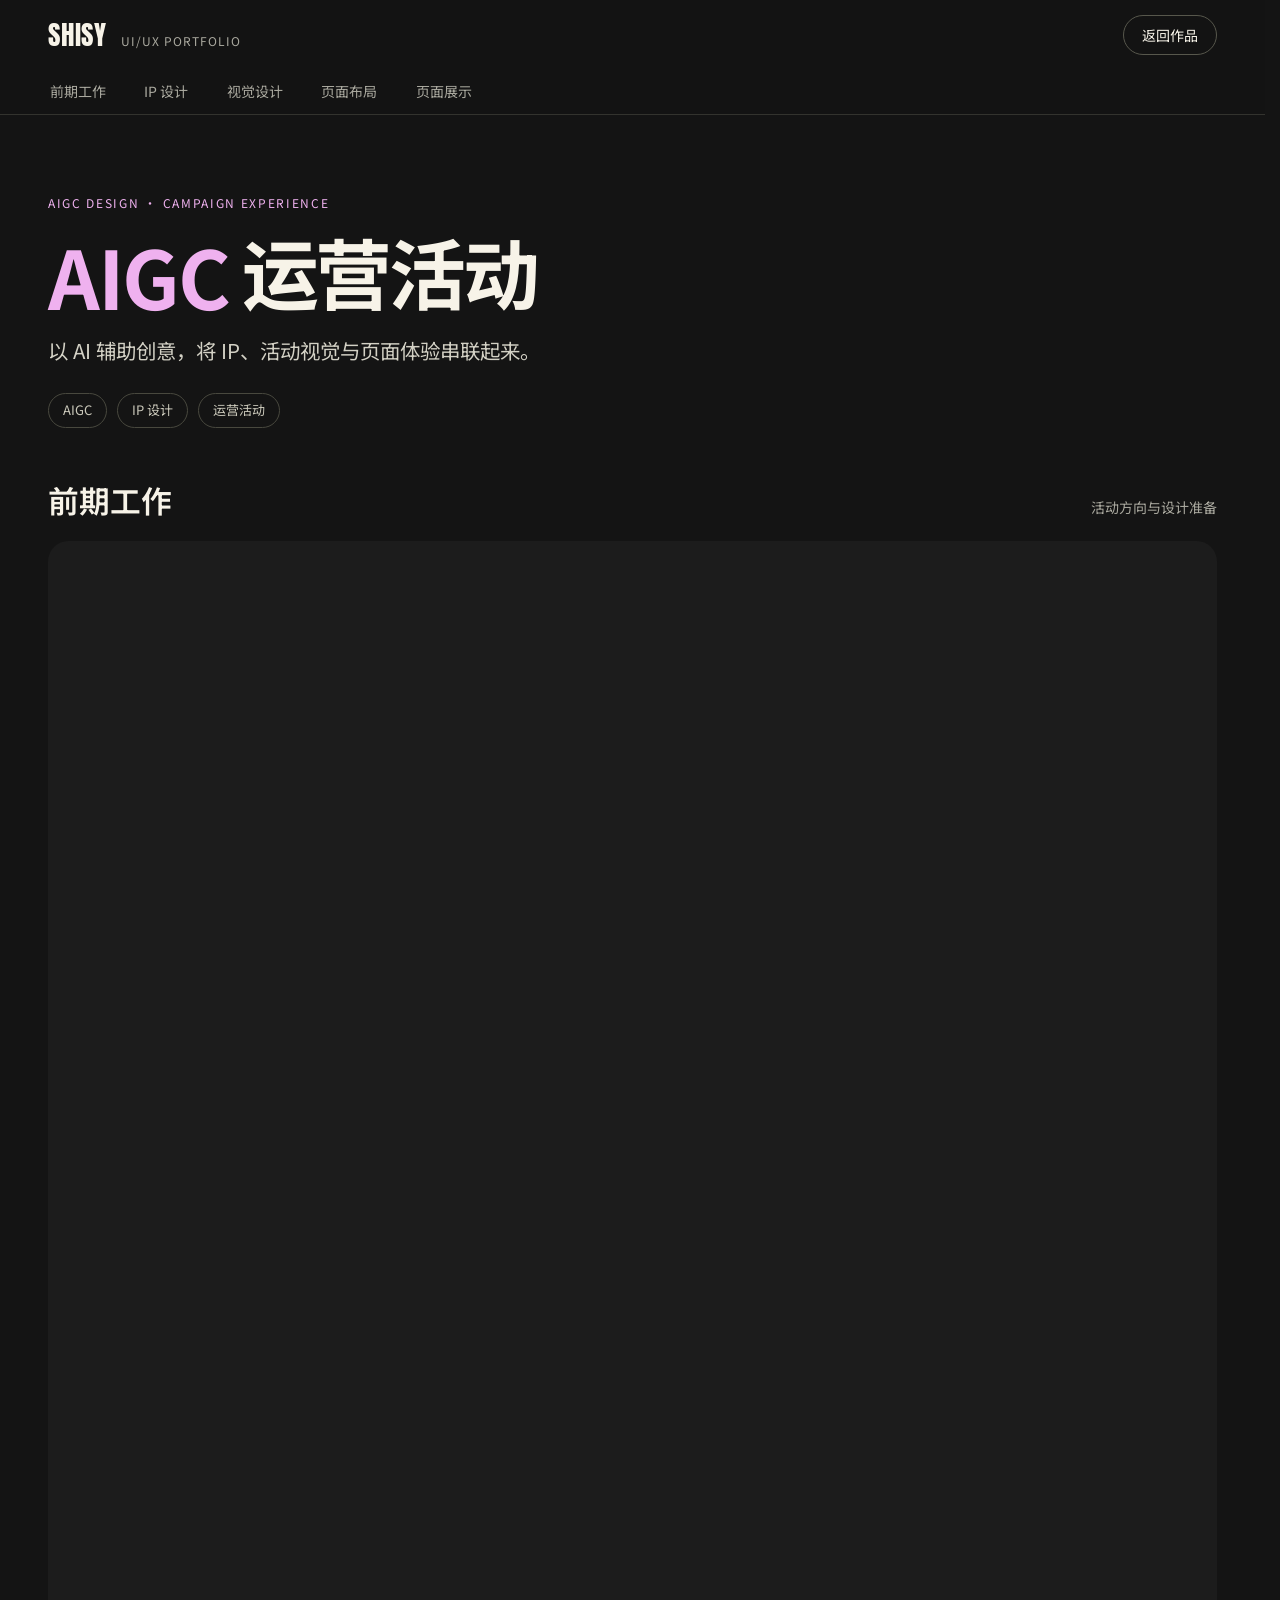
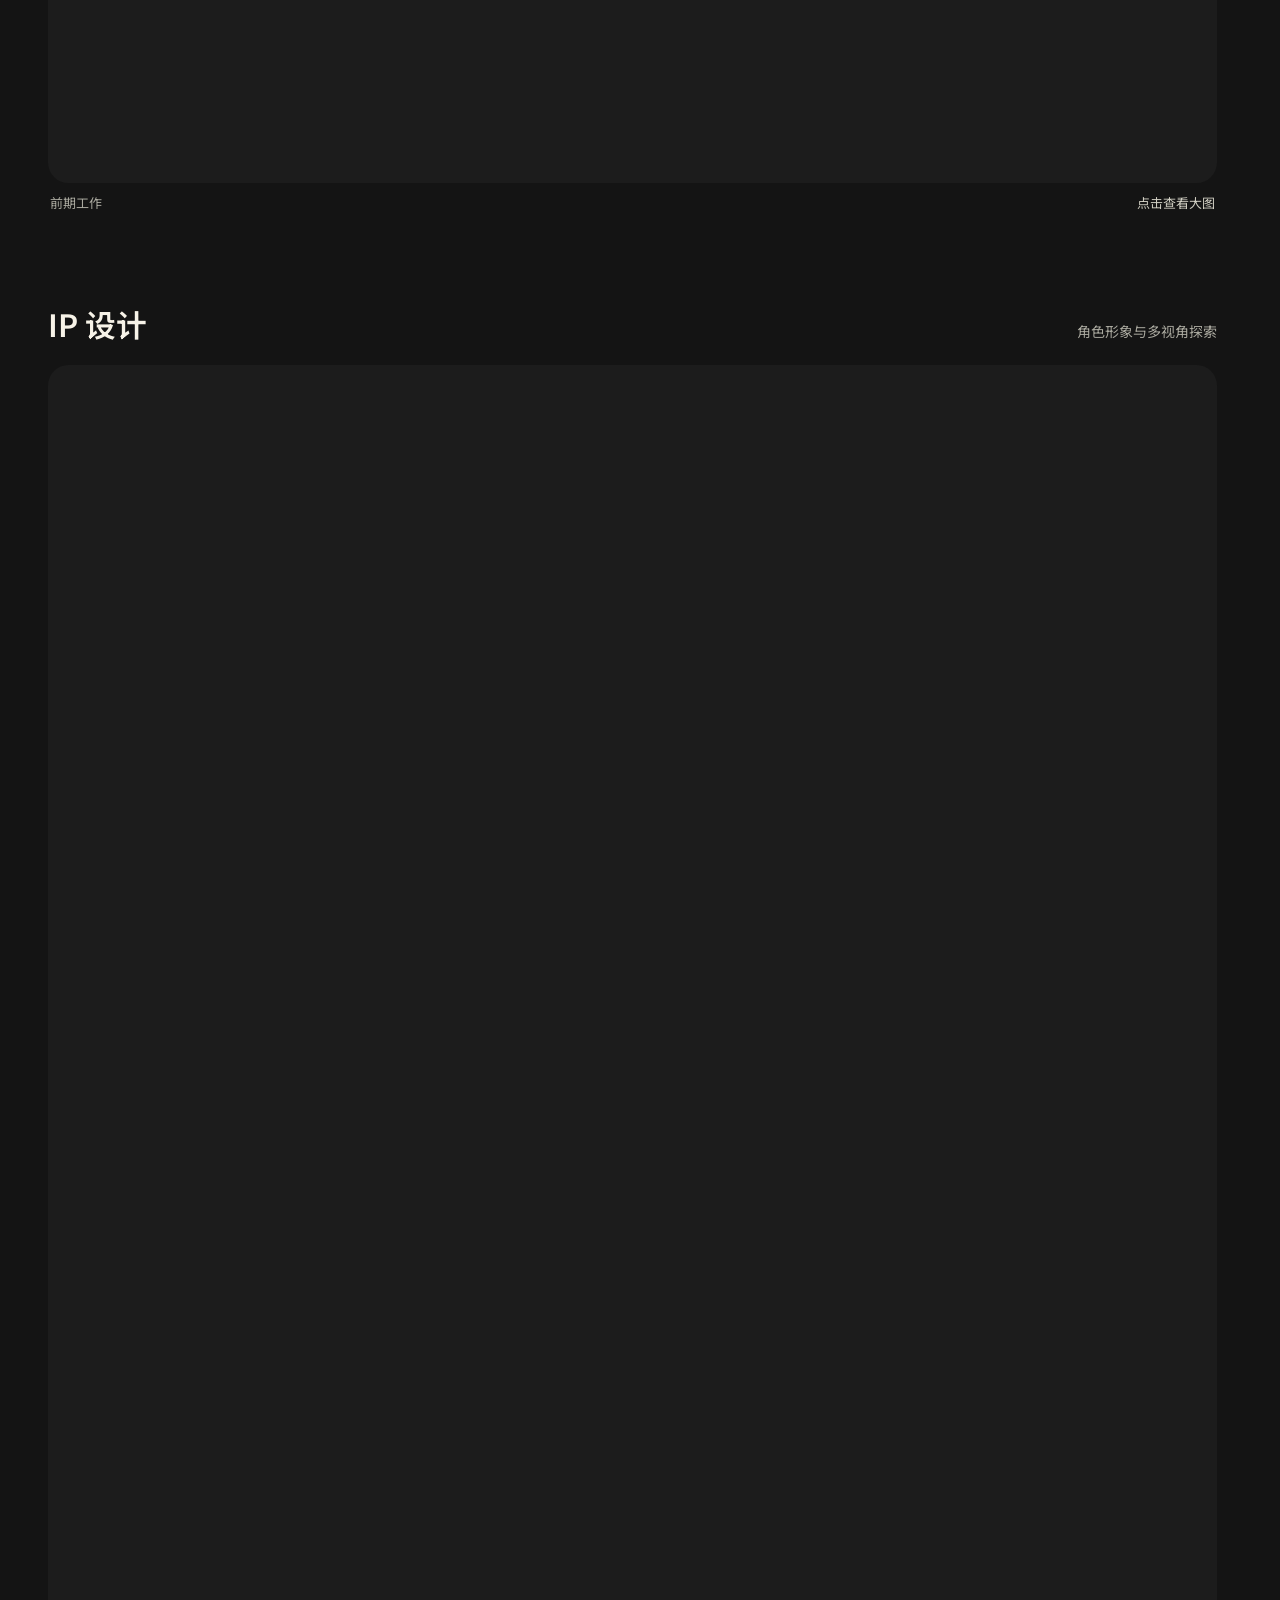
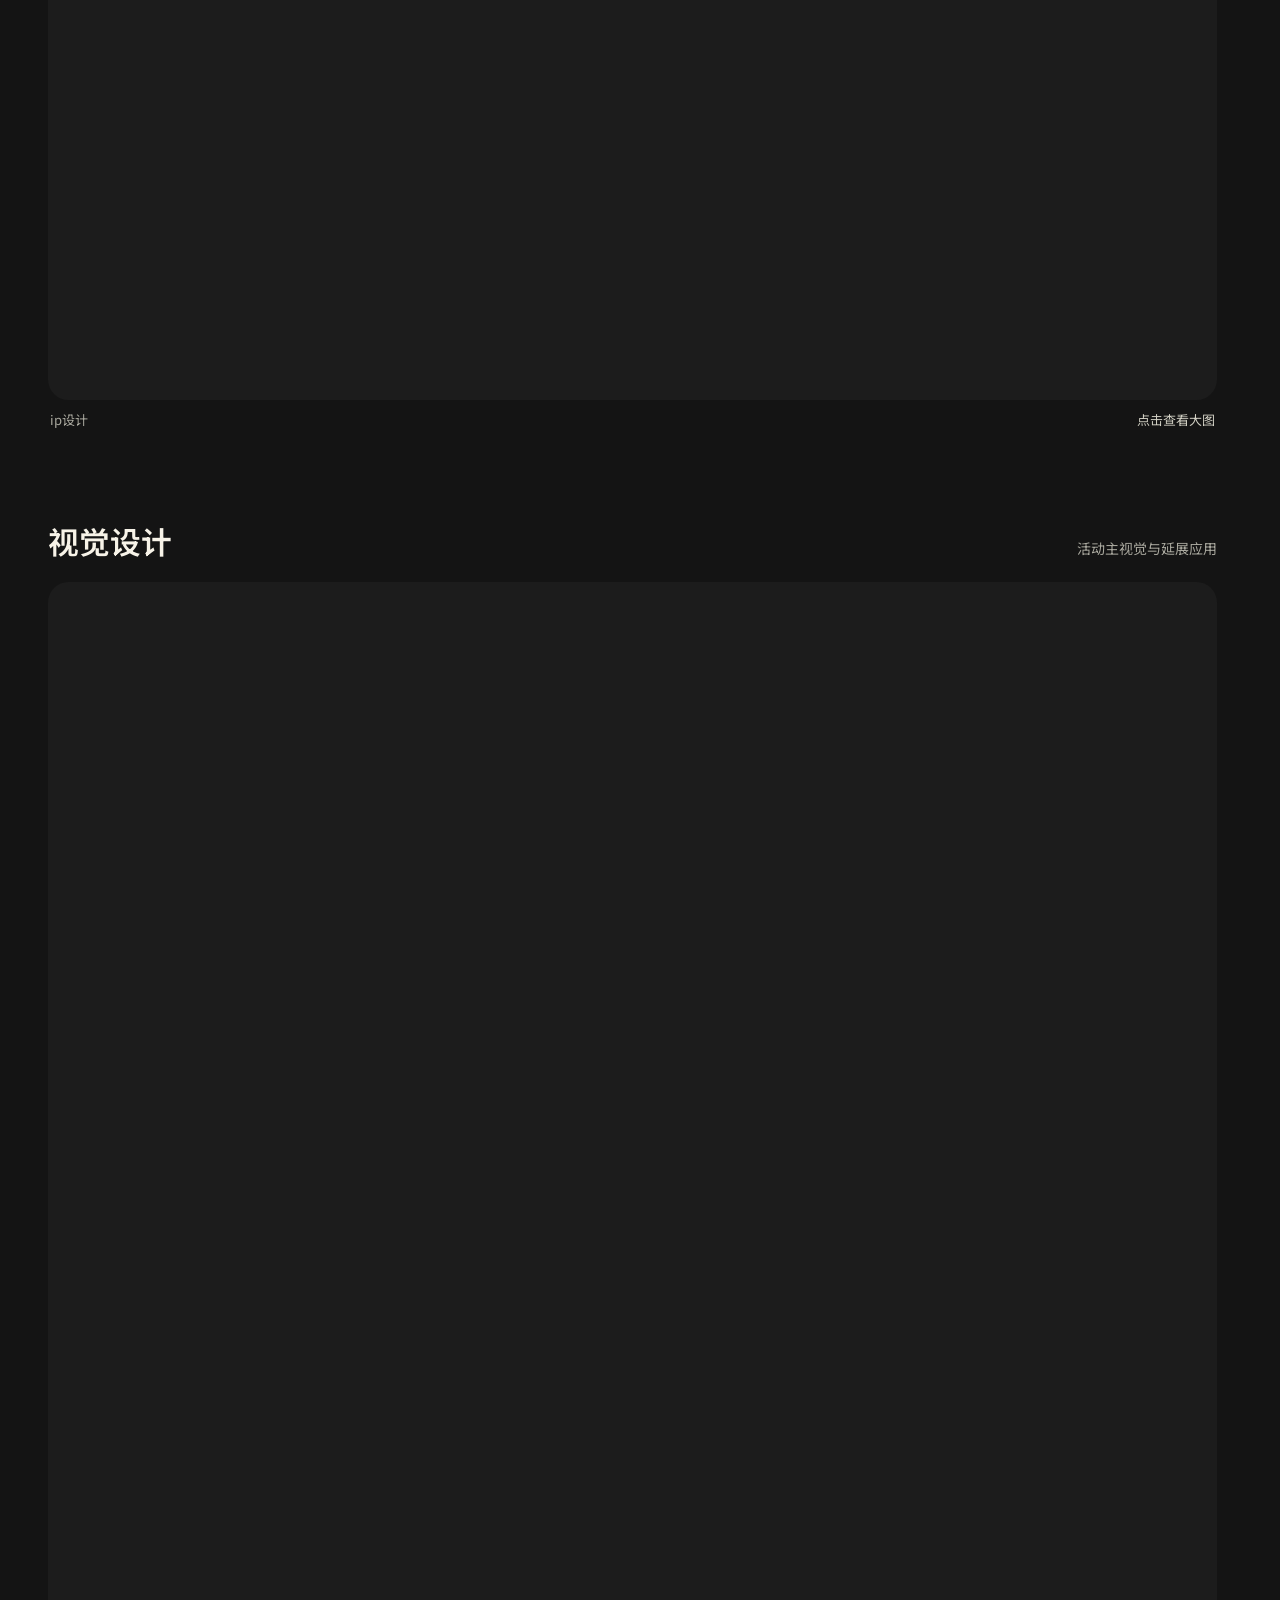
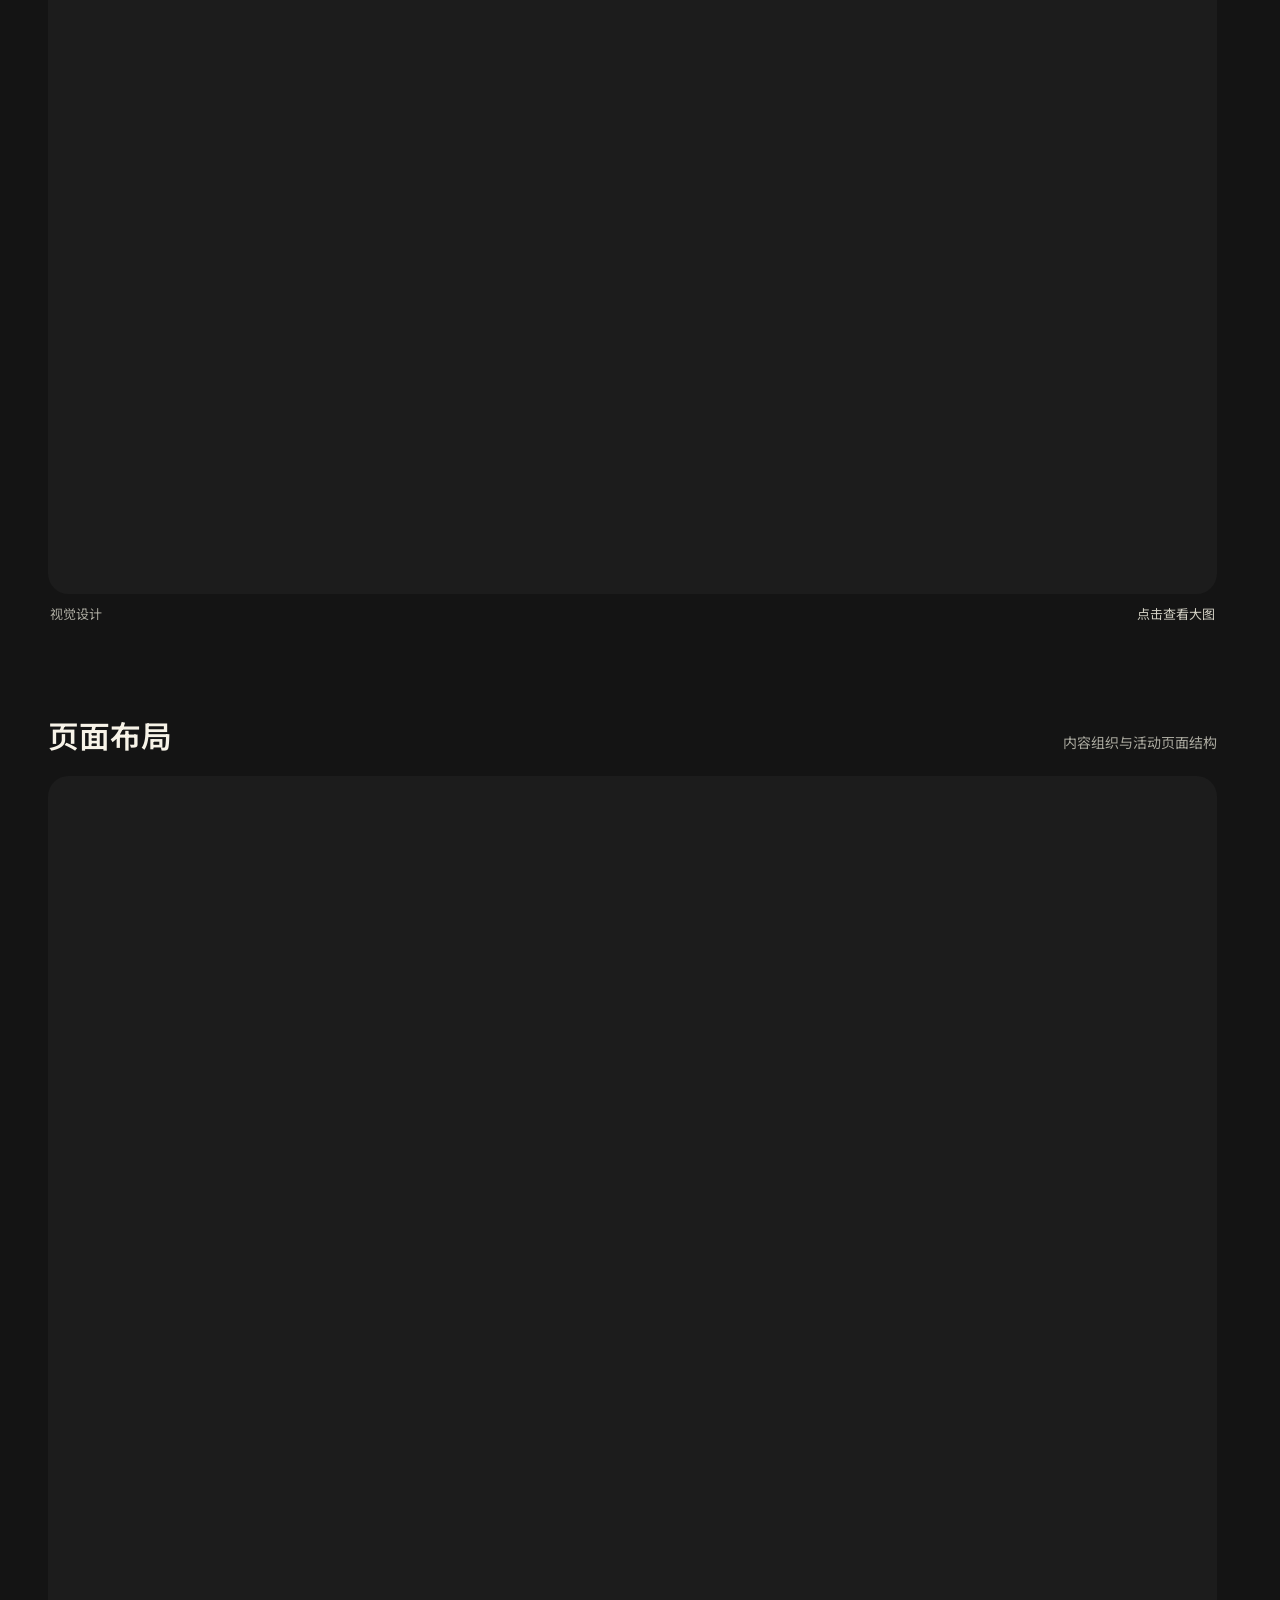
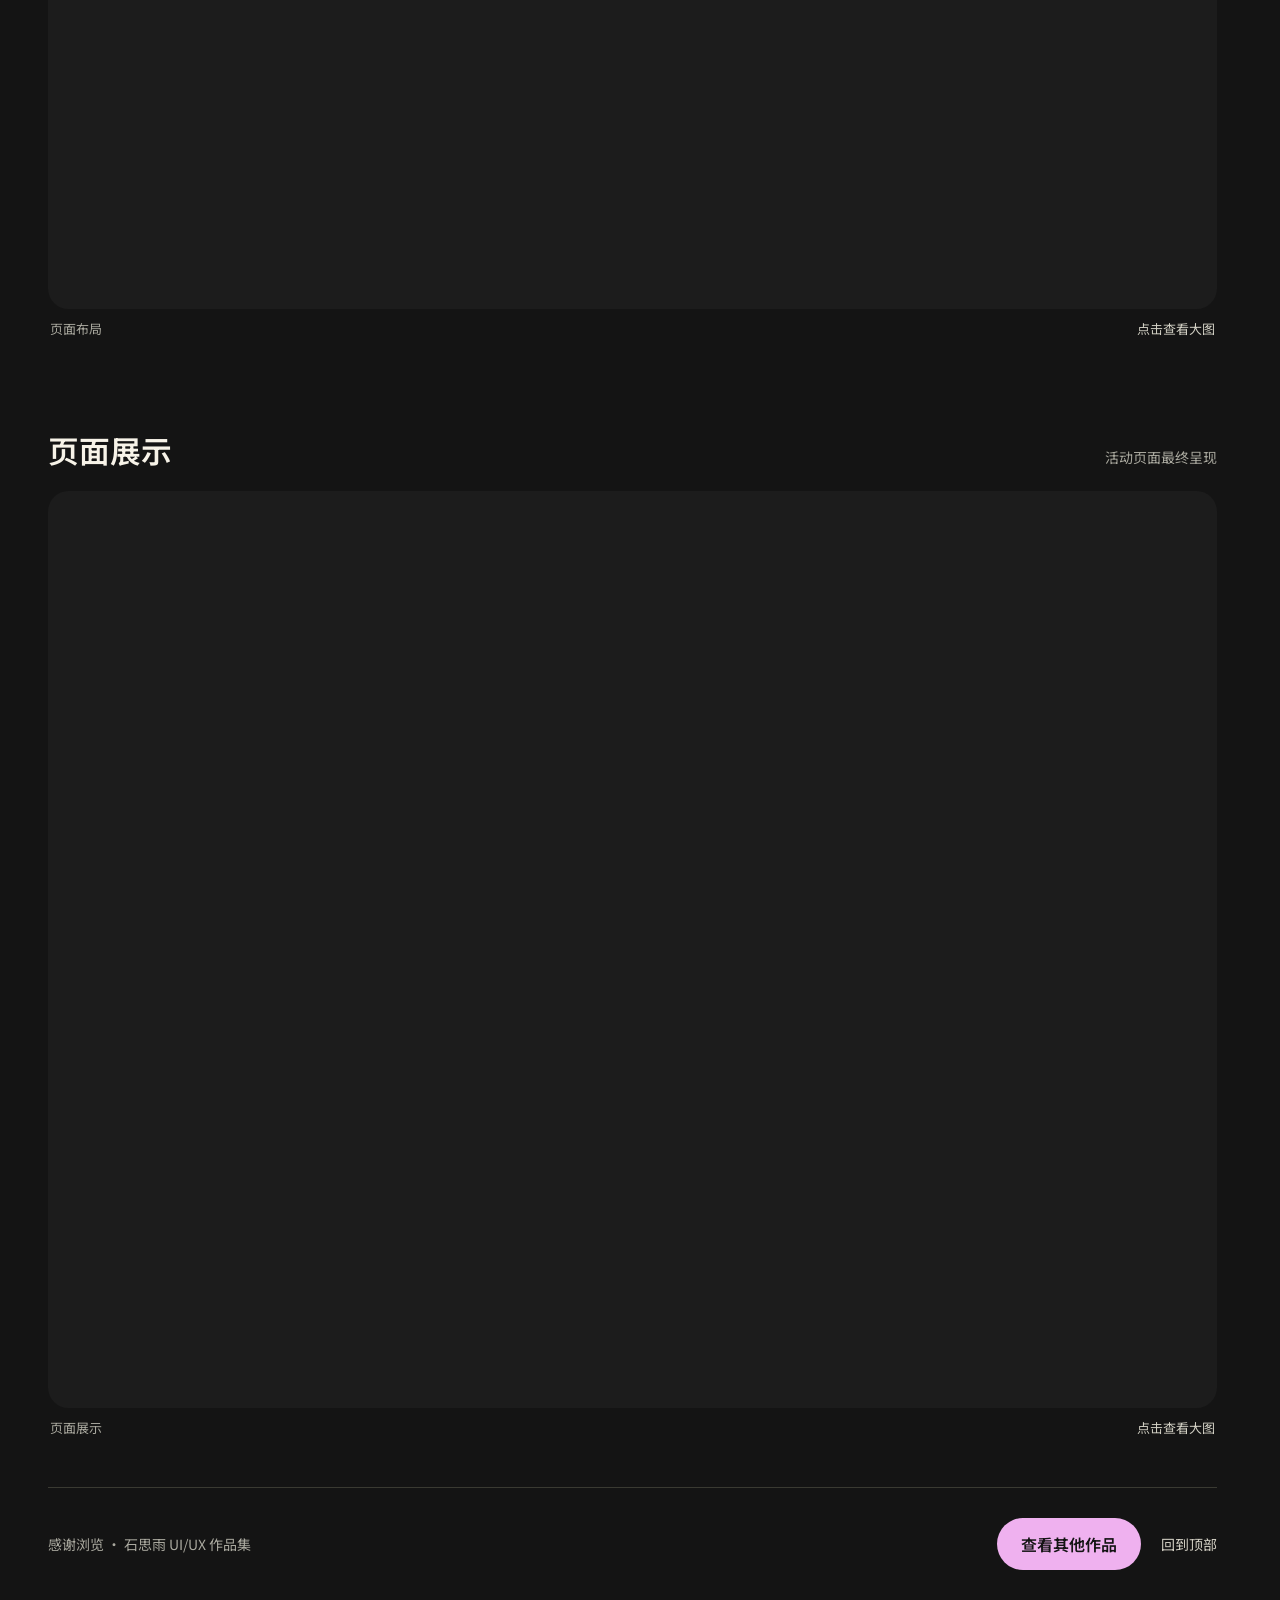
<file: projects/aigc.html>
<!DOCTYPE html>
<html lang="zh-CN">
<head>
  <meta charset="UTF-8">
  <meta name="viewport" content="width=device-width, initial-scale=1">
  <meta name="theme-color" content="#141414">
  <meta name="description" content="石思雨 UI/UX 作品：AIGC 运营活动。以 AI 辅助创意，将 IP、活动视觉与页面体验串联起来。">
  <title>AIGC 运营活动 · 项目详情 — 石思雨作品集</title>
  <link rel="icon" href="data:image/svg+xml,%3Csvg xmlns='http://www.w3.org/2000/svg' viewBox='0 0 64 64'%3E%3Crect width='64' height='64' rx='16' fill='%23efb1ef'/%3E%3Ctext x='32' y='44' text-anchor='middle' font-size='40' font-weight='bold' fill='%23141414'%3ES%3C/text%3E%3C/svg%3E">
  <link rel="stylesheet" href="../assets/css/noto-sans-sc.css">
  <link rel="stylesheet" href="../assets/css/project-detail.css?v=20261119-cases1">
</head>
<body id="top" data-case="aigc" data-project-name="AIGC 运营活动">
  <a class="case-skip" href="#main-content">跳到作品内容</a>
  <header class="project-header">
    <div class="project-header__inner case-container">
      <a class="project-header__brand" href="../index.html#projects" aria-label="石思雨作品集首页"><strong>SHISY</strong><span>UI/UX PORTFOLIO</span></a>
      <a class="project-header__back" href="../index.html#projects">返回作品</a>
    </div>
    <nav class="case-nav case-container" aria-label="项目章节">
      <a href="#overview">前期工作</a>
      <a href="#ip">IP 设计</a>
      <a href="#visual">视觉设计</a>
      <a href="#layout">页面布局</a>
      <a href="#experience">页面展示</a>
    </nav>
  </header>
  <main class="case-container" id="main-content">
    <div class="case-intro">
      <span class="case-intro__eyebrow">AIGC DESIGN · CAMPAIGN EXPERIENCE</span>
      <h1><span>AIGC</span> 运营活动</h1>
      <p class="case-intro__lead">以 AI 辅助创意，将 IP、活动视觉与页面体验串联起来。</p>
      <div class="case-tags" aria-label="项目方向"><span>AIGC</span><span>IP 设计</span><span>运营活动</span></div>
    </div>
    <section class="case-chapter case-chapter--overview" id="overview" aria-labelledby="heading-overview">
      <div class="case-chapter__heading"><h2 id="heading-overview">前期工作</h2><p>活动方向与设计准备</p></div>
      <figure class="case-slide">
        <a class="case-slide__open" href="../assets/projects/aigc/49-full.webp" target="_blank" rel="noopener" data-gallery-index="0" data-title="前期工作" aria-label="放大查看：前期工作">
          <img src="../assets/projects/aigc/49-large.webp" srcset="../assets/projects/aigc/49-small.webp 960w, ../assets/projects/aigc/49-large.webp 1920w" sizes="(max-width: 720px) calc(100vw - 32px), (max-width: 1440px) 92vw, 1320px" width="1920" height="2040" alt="AIGC 运营活动：前期工作作品展示" fetchpriority="high" loading="eager" decoding="async">
        </a>
        <figcaption><span>前期工作</span><span aria-hidden="true">点击查看大图</span></figcaption>
      </figure>
    </section>
    <section class="case-chapter" id="ip" aria-labelledby="heading-ip">
      <div class="case-chapter__heading"><h2 id="heading-ip">IP 设计</h2><p>角色形象与多视角探索</p></div>
      <figure class="case-slide">
        <a class="case-slide__open" href="../assets/projects/aigc/50-full.webp" target="_blank" rel="noopener" data-gallery-index="1" data-title="ip设计" aria-label="放大查看：ip设计">
          <img src="../assets/projects/aigc/50-large.webp" srcset="../assets/projects/aigc/50-small.webp 960w, ../assets/projects/aigc/50-large.webp 1920w" sizes="(max-width: 720px) calc(100vw - 32px), (max-width: 1440px) 92vw, 1320px" width="1920" height="2686" alt="AIGC 运营活动：ip设计作品展示" loading="lazy" decoding="async">
        </a>
        <figcaption><span>ip设计</span><span aria-hidden="true">点击查看大图</span></figcaption>
      </figure>
    </section>
    <section class="case-chapter" id="visual" aria-labelledby="heading-visual">
      <div class="case-chapter__heading"><h2 id="heading-visual">视觉设计</h2><p>活动主视觉与延展应用</p></div>
      <figure class="case-slide">
        <a class="case-slide__open" href="../assets/projects/aigc/51-full.webp" target="_blank" rel="noopener" data-gallery-index="2" data-title="视觉设计" aria-label="放大查看：视觉设计">
          <img src="../assets/projects/aigc/51-large.webp" srcset="../assets/projects/aigc/51-small.webp 960w, ../assets/projects/aigc/51-large.webp 1920w" sizes="(max-width: 720px) calc(100vw - 32px), (max-width: 1440px) 92vw, 1320px" width="1920" height="2647" alt="AIGC 运营活动：视觉设计作品展示" loading="lazy" decoding="async">
        </a>
        <figcaption><span>视觉设计</span><span aria-hidden="true">点击查看大图</span></figcaption>
      </figure>
    </section>
    <section class="case-chapter" id="layout" aria-labelledby="heading-layout">
      <div class="case-chapter__heading"><h2 id="heading-layout">页面布局</h2><p>内容组织与活动页面结构</p></div>
      <figure class="case-slide">
        <a class="case-slide__open" href="../assets/projects/aigc/52-full.webp" target="_blank" rel="noopener" data-gallery-index="3" data-title="页面布局" aria-label="放大查看：页面布局">
          <img src="../assets/projects/aigc/52-large.webp" srcset="../assets/projects/aigc/52-small.webp 960w, ../assets/projects/aigc/52-large.webp 1920w" sizes="(max-width: 720px) calc(100vw - 32px), (max-width: 1440px) 92vw, 1320px" width="1920" height="1859" alt="AIGC 运营活动：页面布局作品展示" loading="lazy" decoding="async">
        </a>
        <figcaption><span>页面布局</span><span aria-hidden="true">点击查看大图</span></figcaption>
      </figure>
    </section>
    <section class="case-chapter" id="experience" aria-labelledby="heading-experience">
      <div class="case-chapter__heading"><h2 id="heading-experience">页面展示</h2><p>活动页面最终呈现</p></div>
      <figure class="case-slide">
        <a class="case-slide__open" href="../assets/projects/aigc/53-full.webp" target="_blank" rel="noopener" data-gallery-index="4" data-title="页面展示" aria-label="放大查看：页面展示">
          <img src="../assets/projects/aigc/53-large.webp" srcset="../assets/projects/aigc/53-small.webp 960w, ../assets/projects/aigc/53-large.webp 1920w" sizes="(max-width: 720px) calc(100vw - 32px), (max-width: 1440px) 92vw, 1320px" width="1920" height="1506" alt="AIGC 运营活动：页面展示作品展示" loading="lazy" decoding="async">
        </a>
        <figcaption><span>页面展示</span><span aria-hidden="true">点击查看大图</span></figcaption>
      </figure>
    </section>
    <footer class="case-end">
      <p>感谢浏览 · 石思雨 UI/UX 作品集</p>
      <div class="case-end__links"><a class="case-end__primary" href="../index.html#projects">查看其他作品</a><a class="case-end__top" href="#top">回到顶部</a></div>
    </footer>
  </main>
  <dialog class="viewer" id="image-viewer" aria-labelledby="viewer-title">
    <div class="viewer__toolbar">
      <h2 class="viewer__title" id="viewer-title">查看项目图片</h2>
      <div class="viewer__actions"><button type="button" data-zoom aria-pressed="false">放大细节</button><button type="button" data-close aria-label="关闭大图">关闭</button></div>
    </div>
    <div class="viewer__stage" tabindex="0" aria-label="图片查看区域，放大后可滚动或拖动"><img class="viewer__image" alt="" decoding="async" draggable="false"></div>
    <div class="viewer__footer">
      <div class="viewer__paging"><button type="button" data-previous>上一张</button><button type="button" data-next>下一张</button></div>
      <p class="viewer__status" role="status" aria-live="polite"></p>
      <a class="viewer__save" download>保存图片</a>
    </div>
  </dialog>
  <script src="../assets/js/project-detail.js?v=20261119-cases1" defer></script>
</body>
</html>
</file>
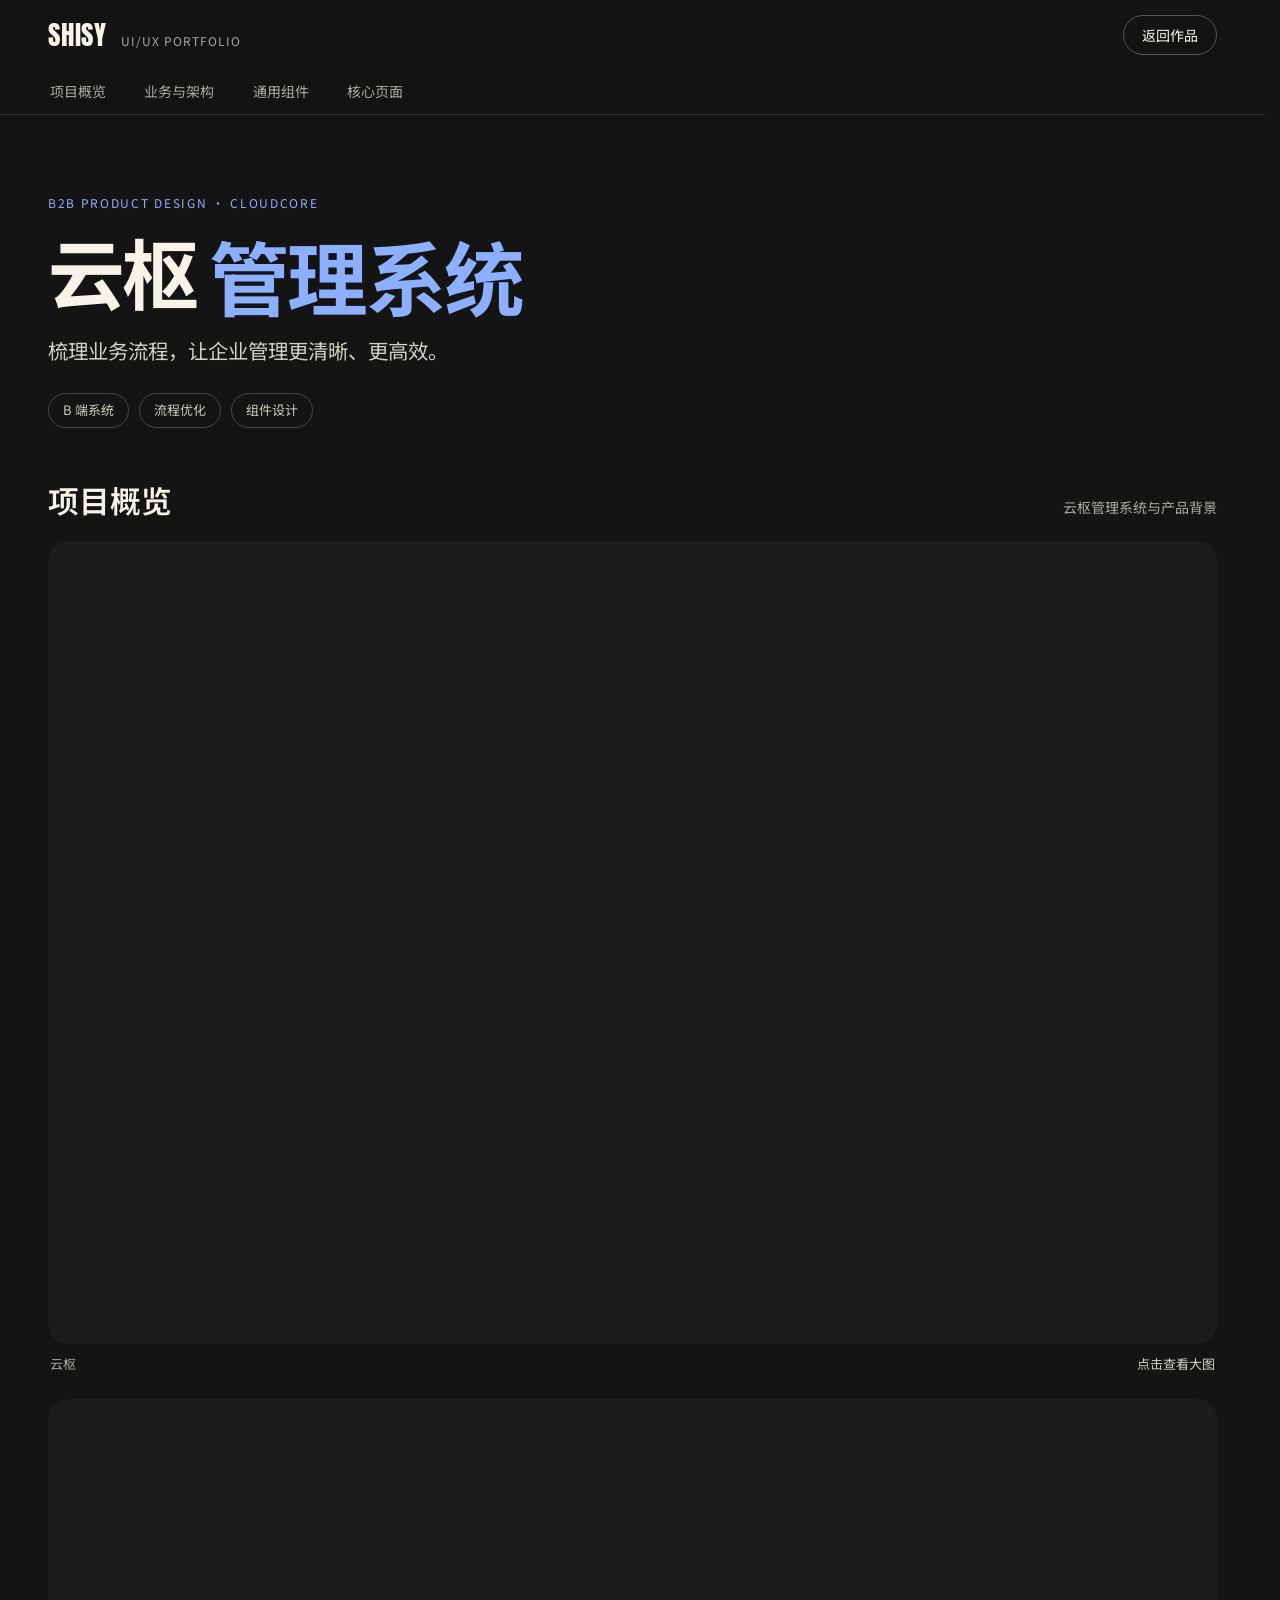
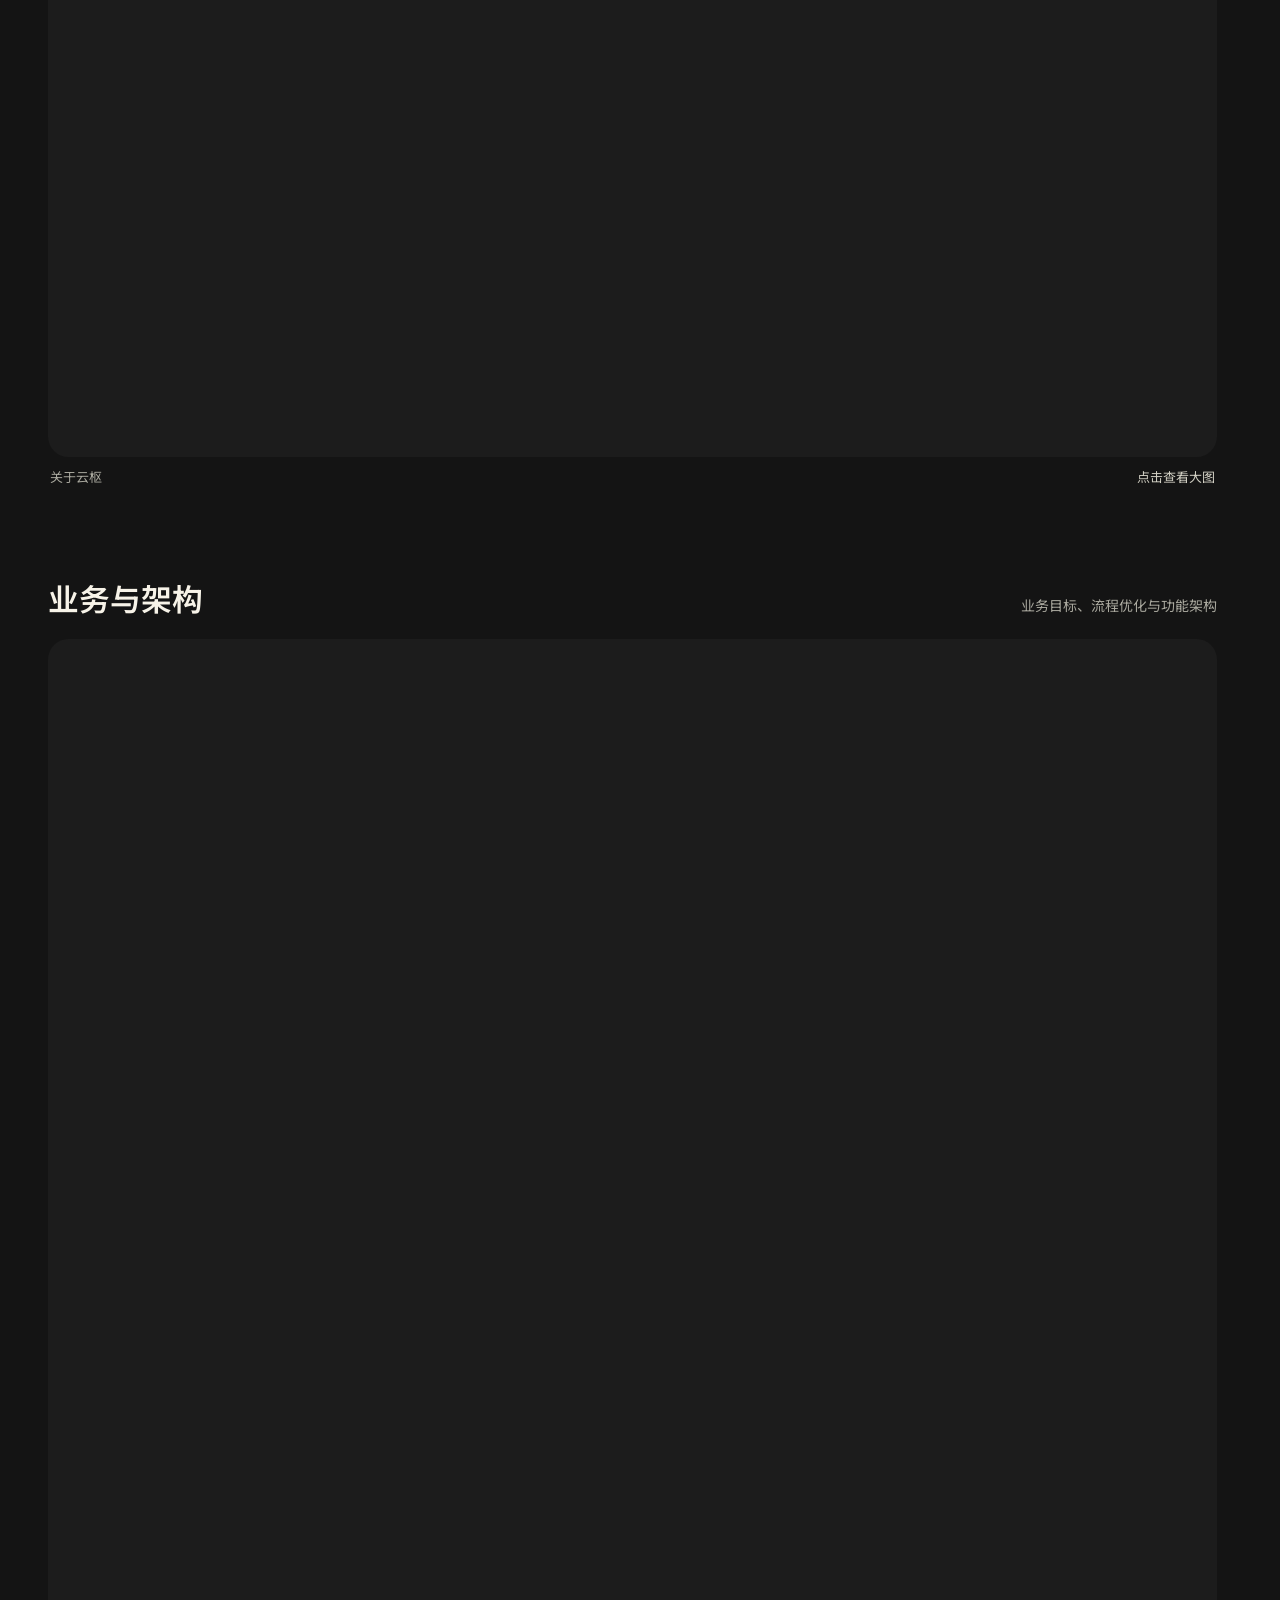
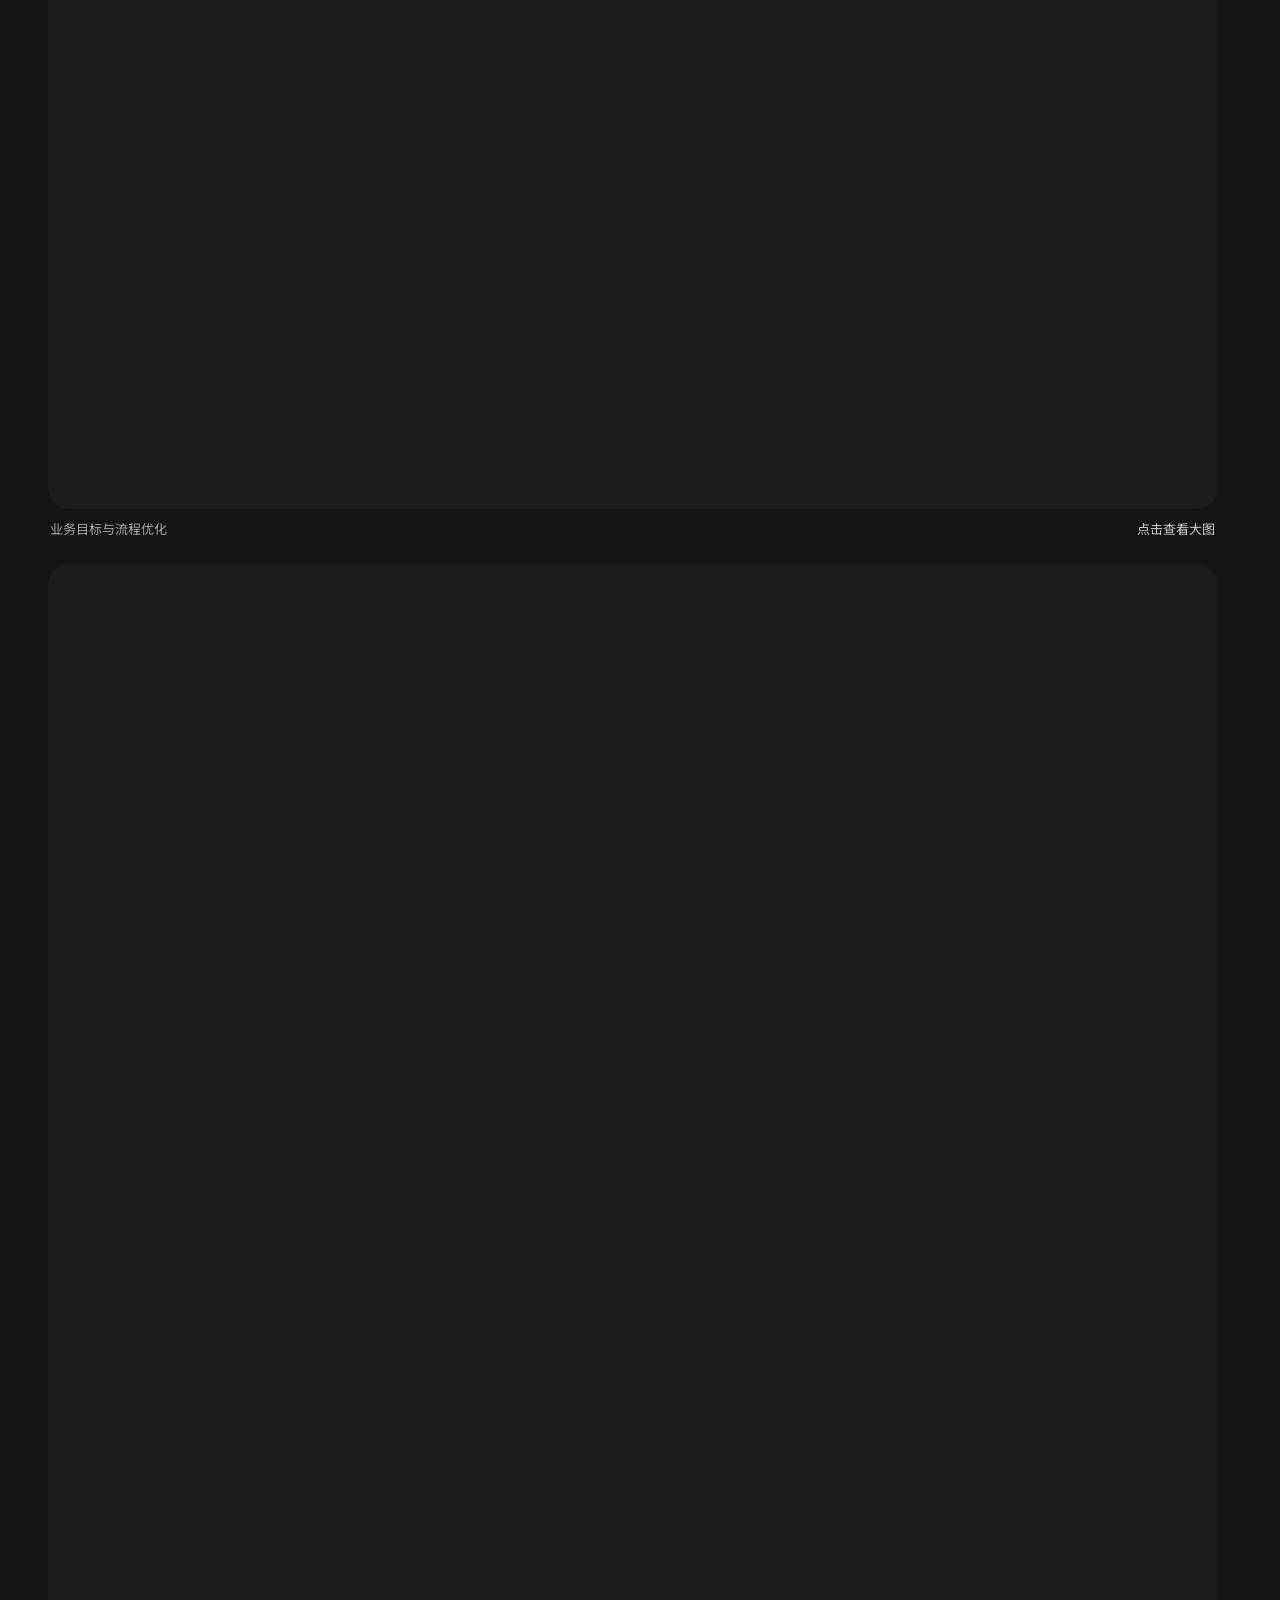
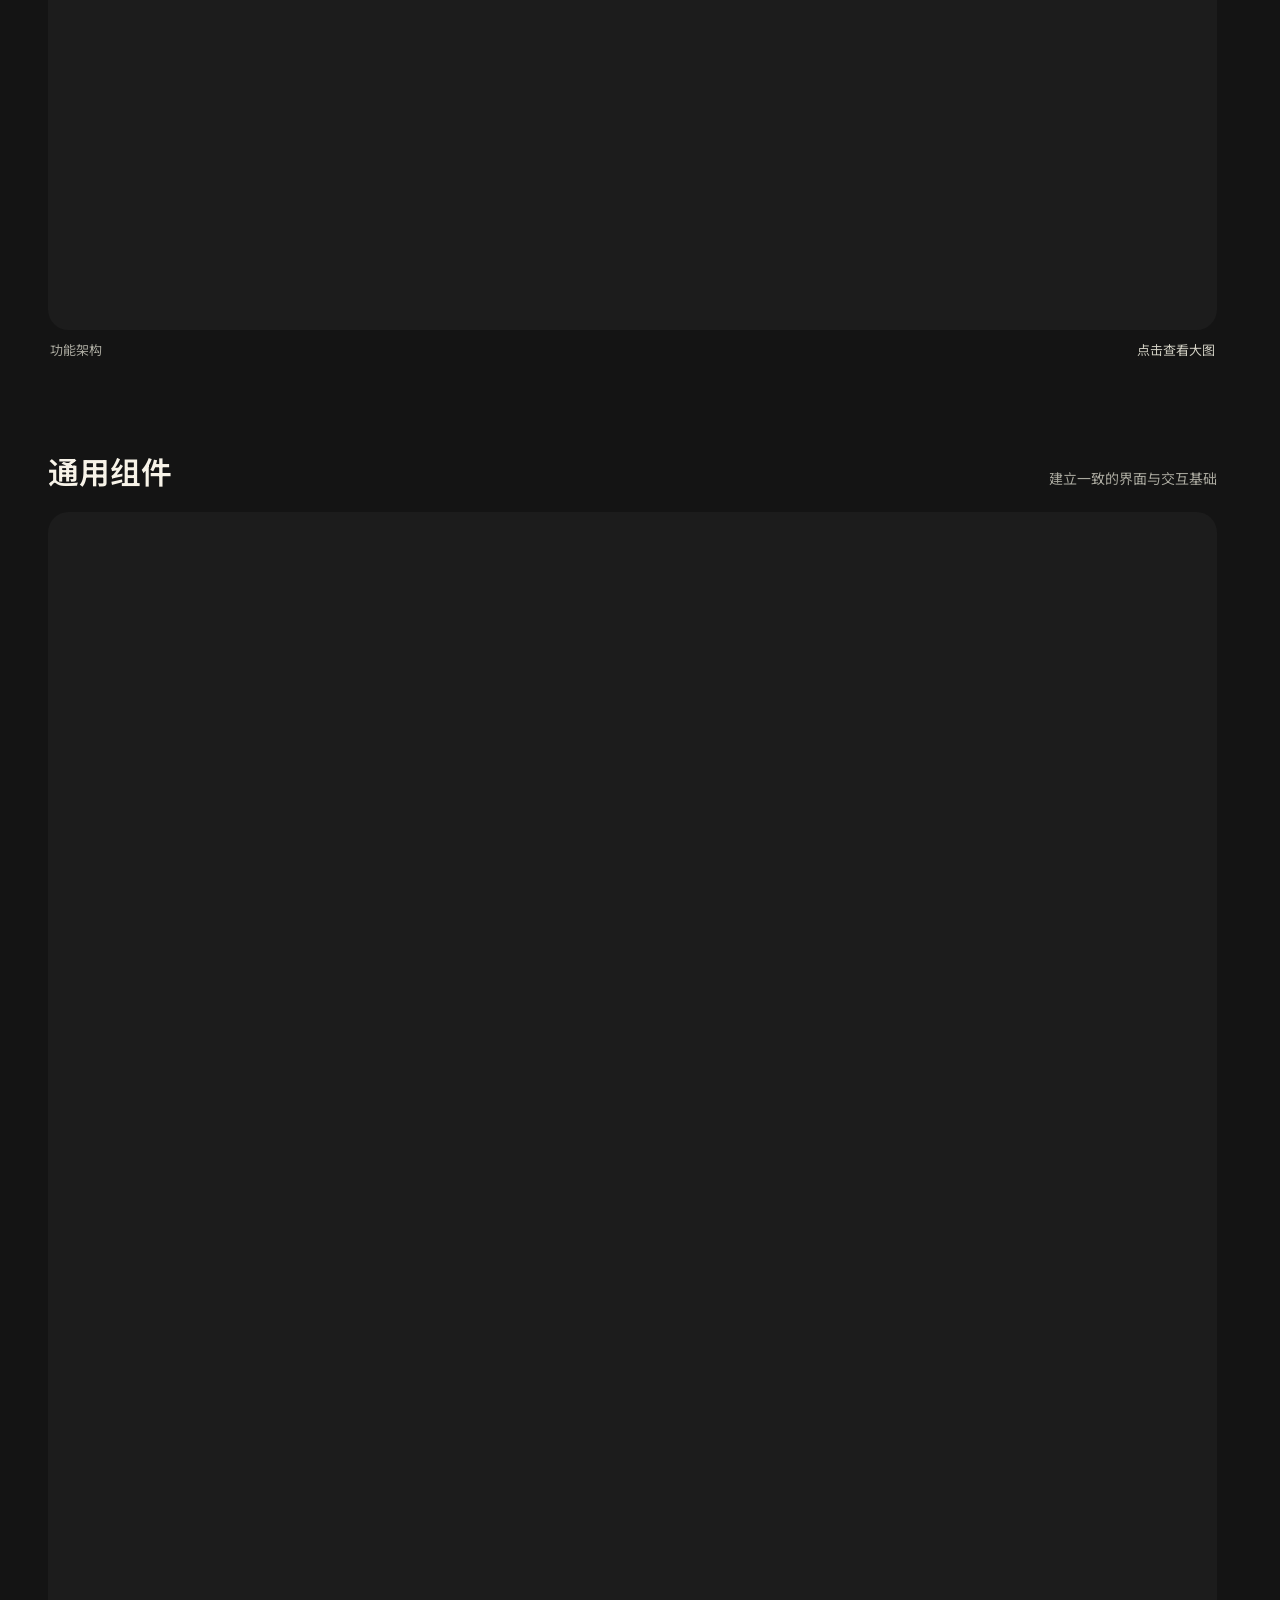
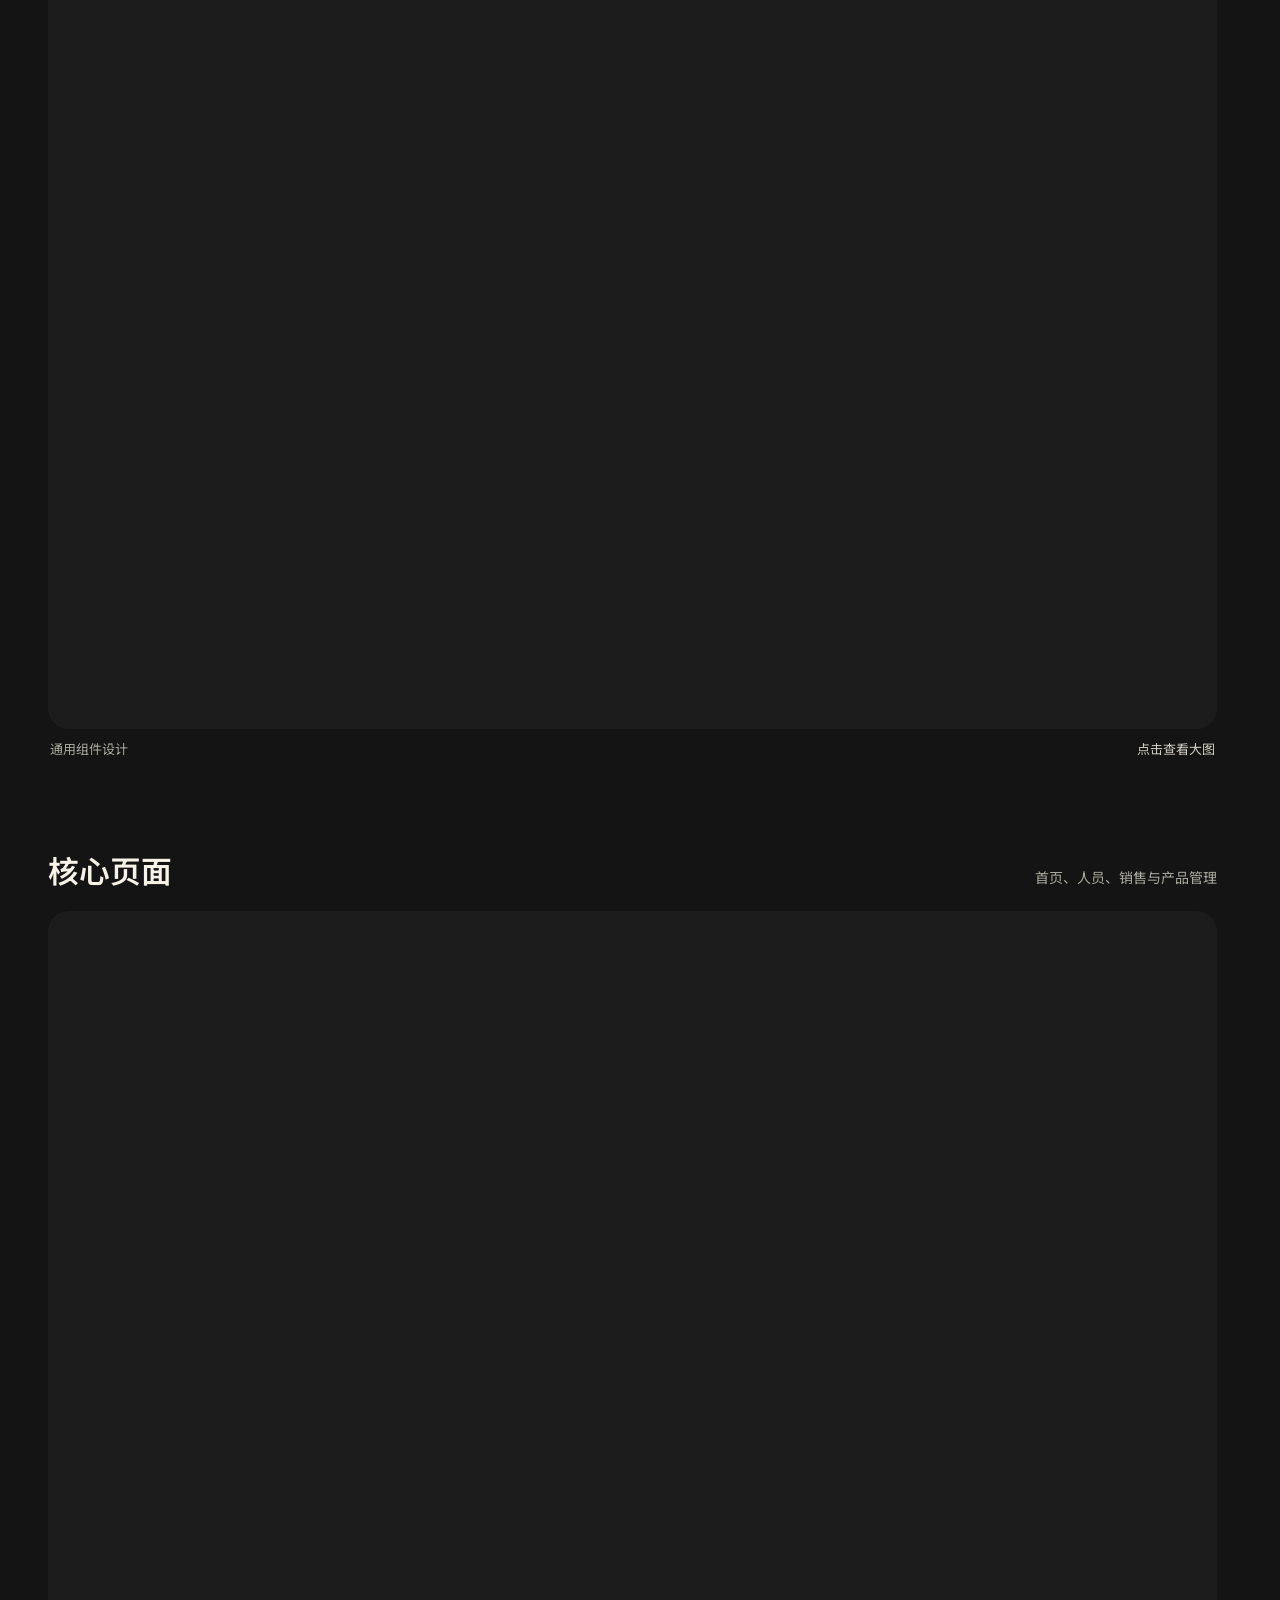
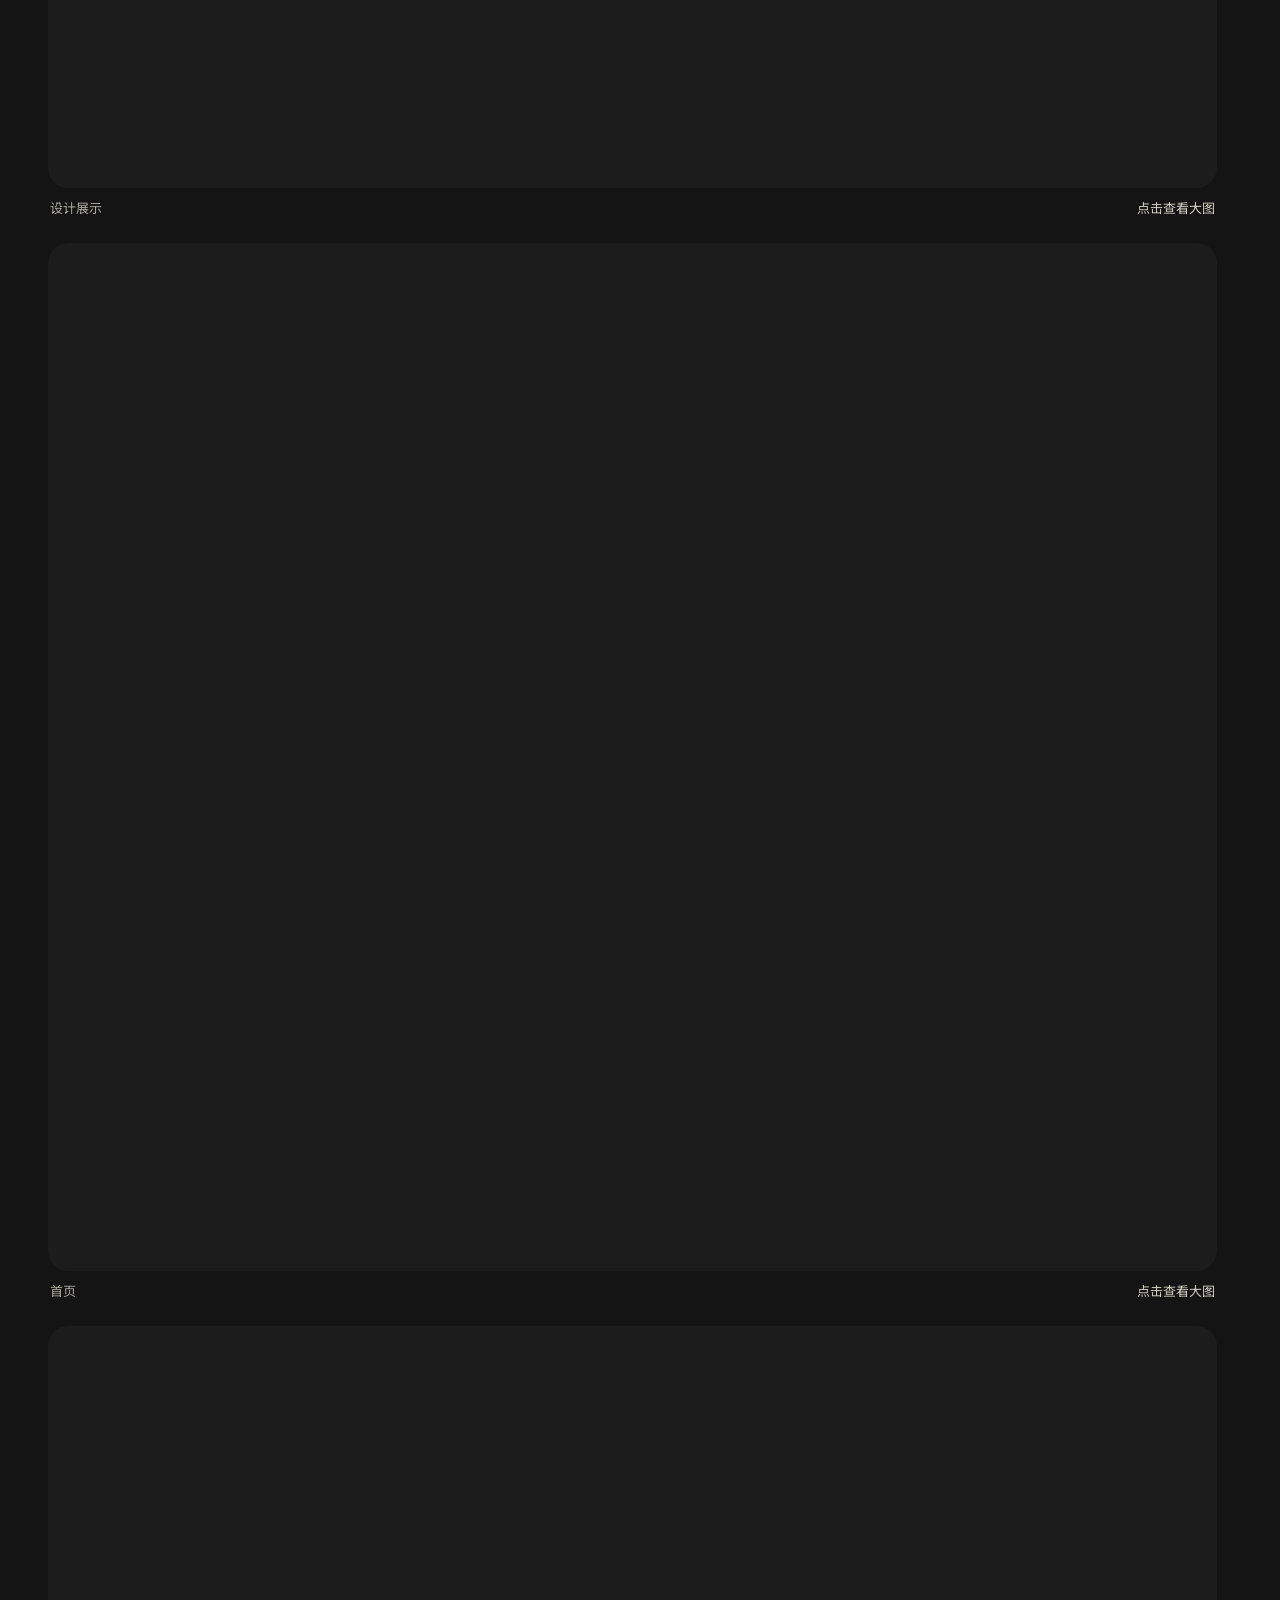
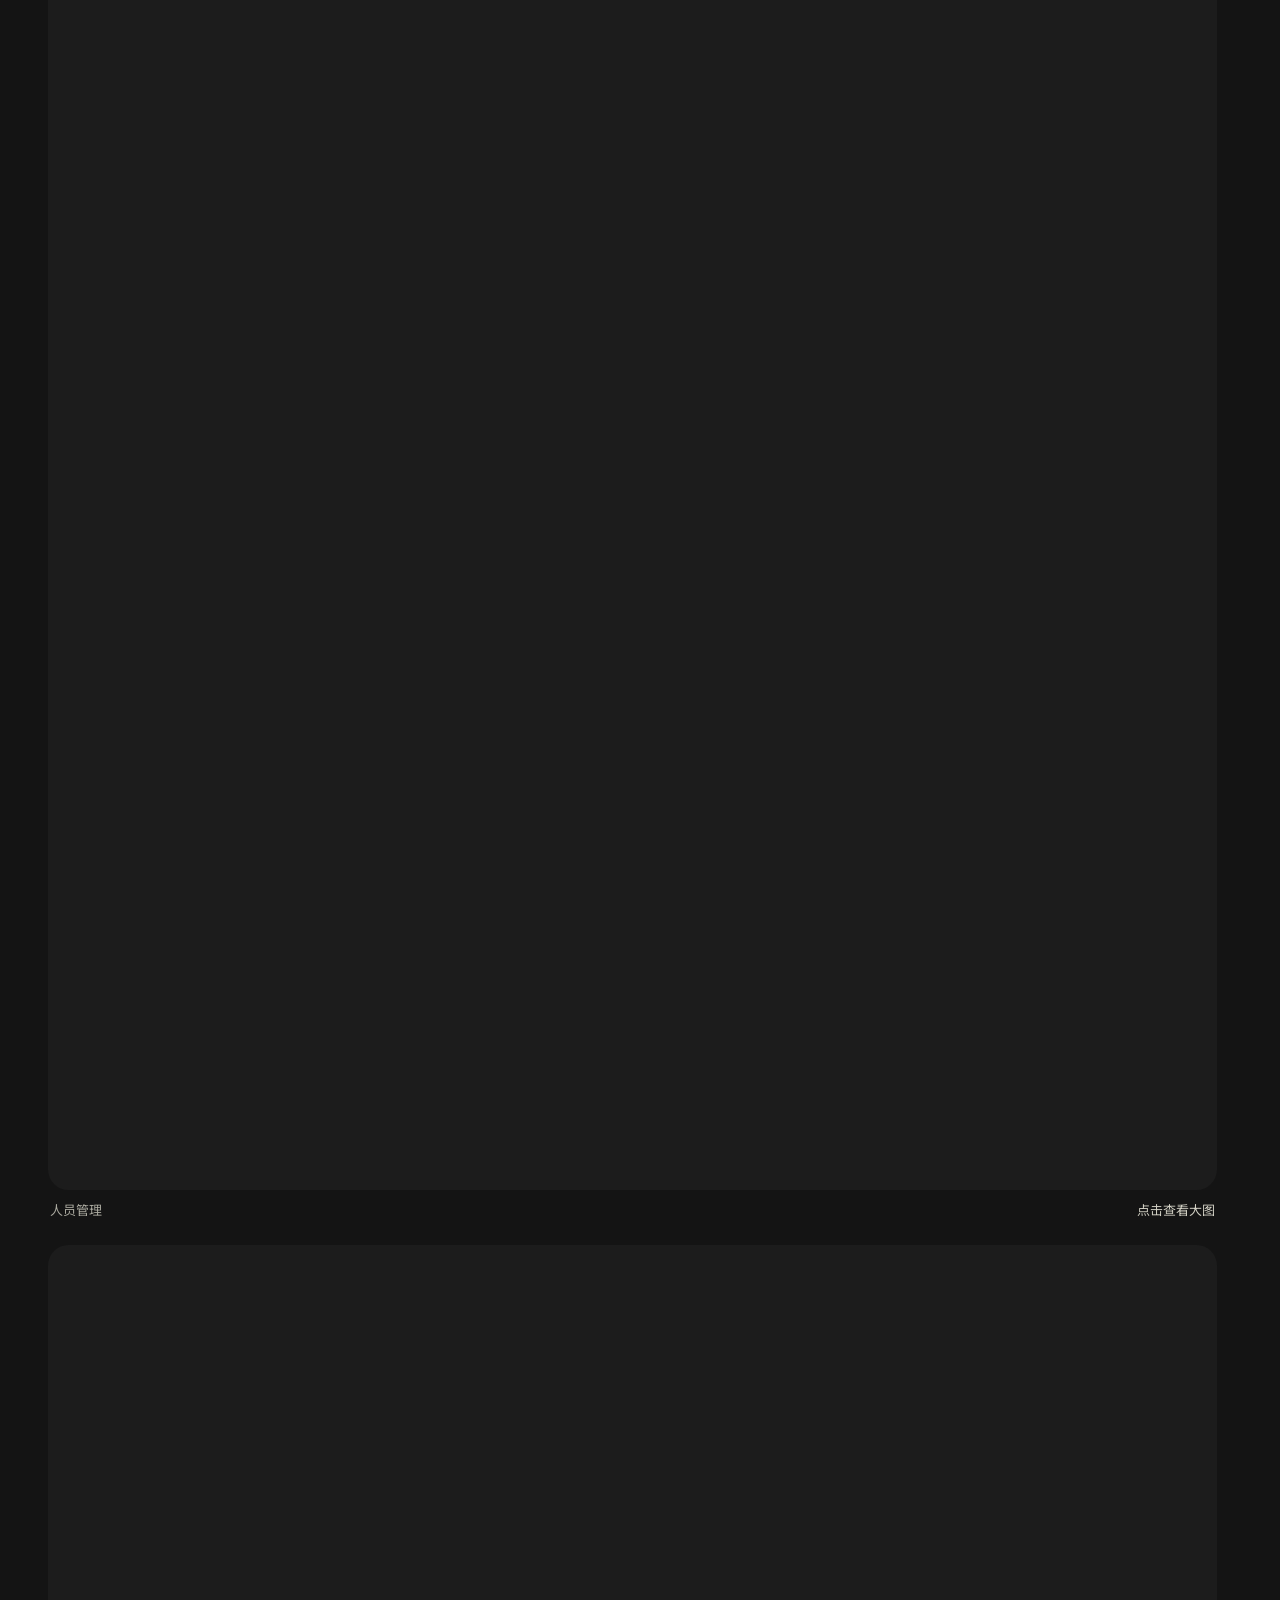
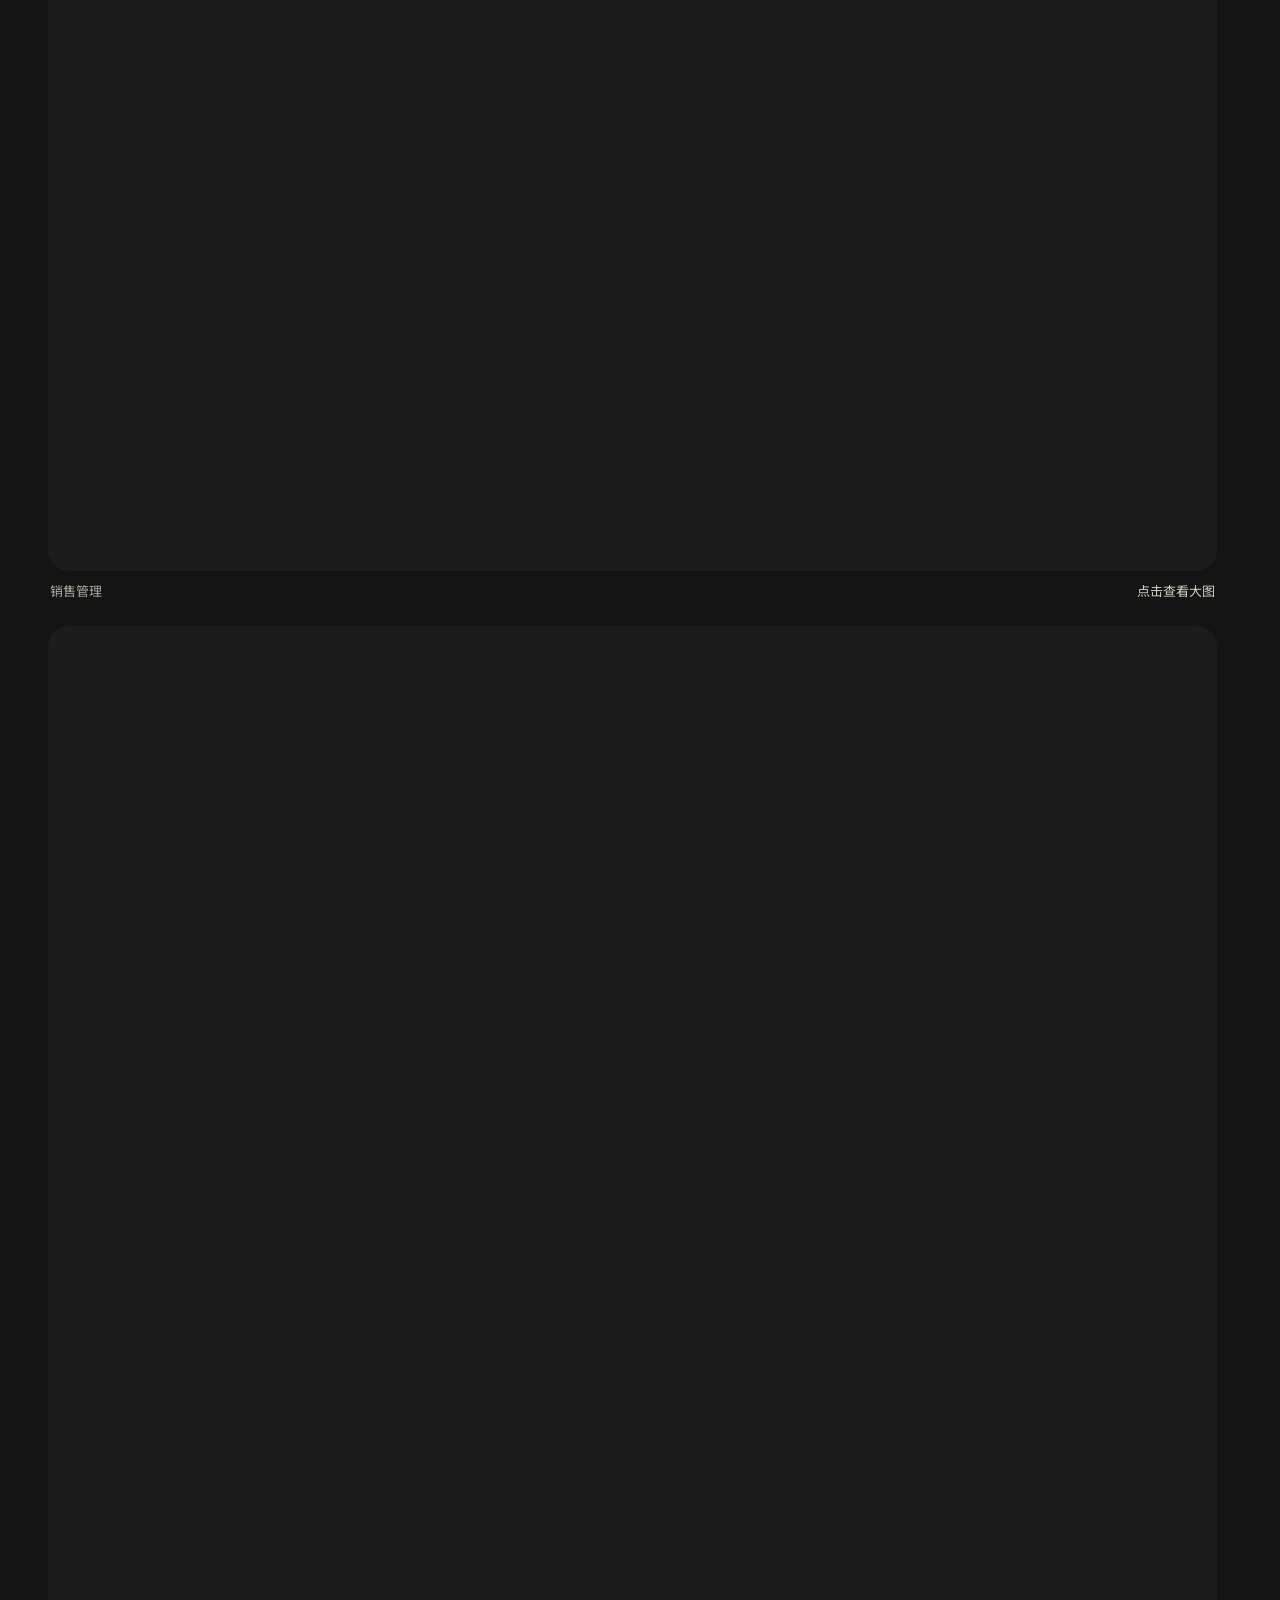
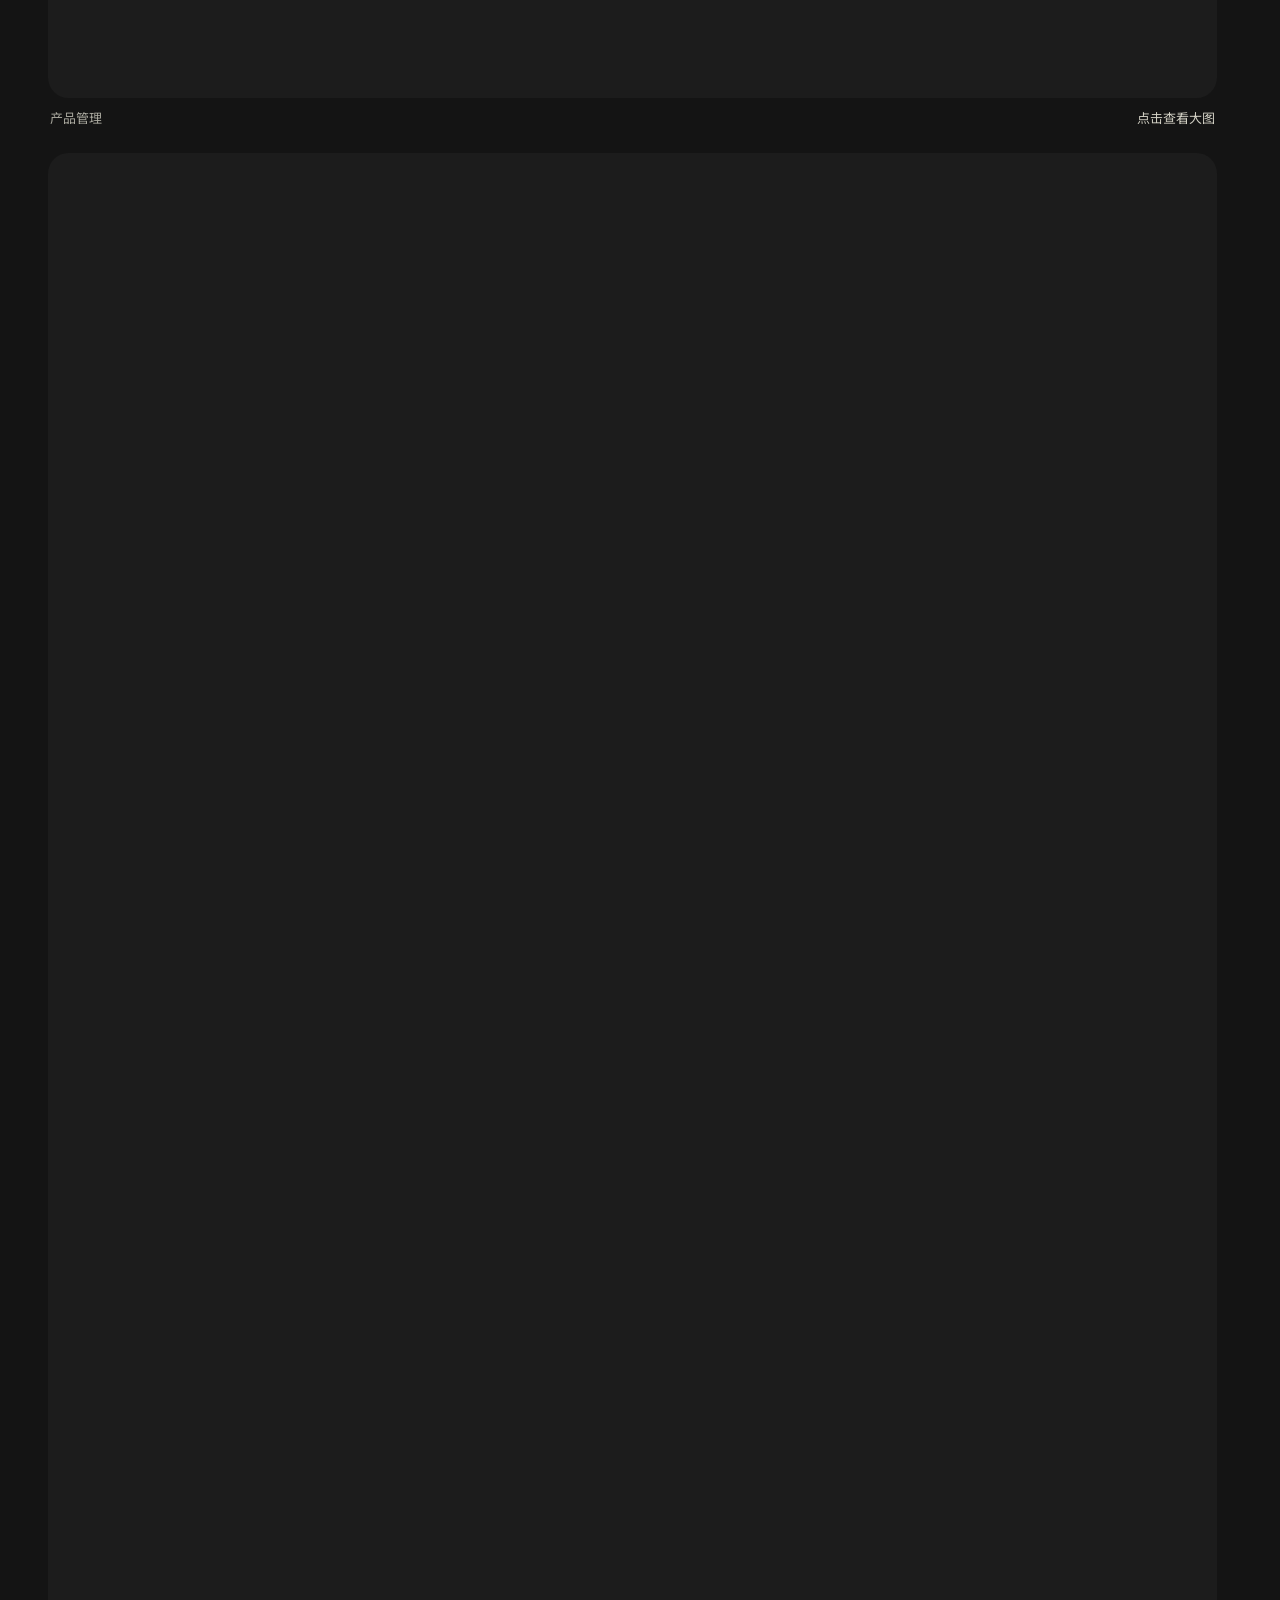
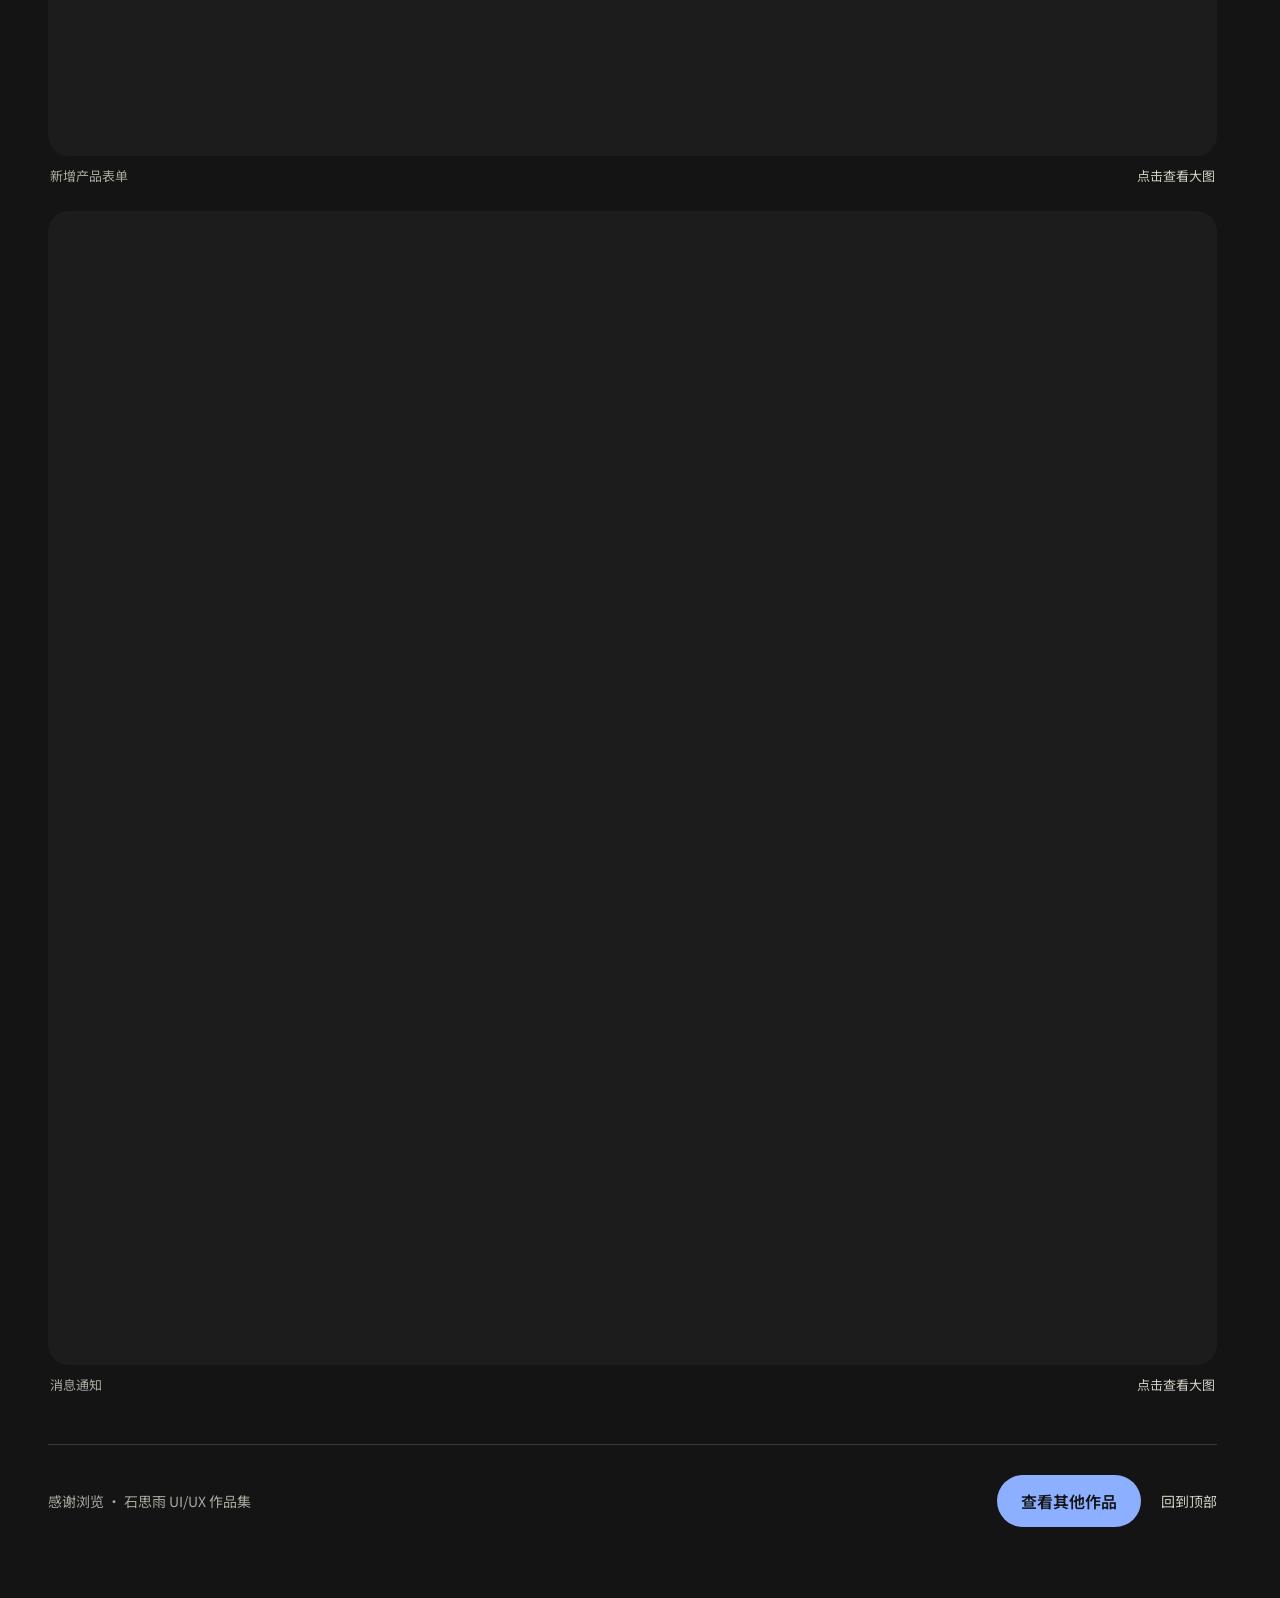
<file: projects/cloudcore.html>
<!DOCTYPE html>
<html lang="zh-CN">
<head>
  <meta charset="UTF-8">
  <meta name="viewport" content="width=device-width, initial-scale=1">
  <meta name="theme-color" content="#141414">
  <meta name="description" content="石思雨 UI/UX 作品：云枢管理系统。梳理业务流程，让企业管理更清晰、更高效。">
  <title>云枢管理系统 · 项目详情 — 石思雨作品集</title>
  <link rel="icon" href="data:image/svg+xml,%3Csvg xmlns='http://www.w3.org/2000/svg' viewBox='0 0 64 64'%3E%3Crect width='64' height='64' rx='16' fill='%238cafff'/%3E%3Ctext x='32' y='44' text-anchor='middle' font-size='40' font-weight='bold' fill='%23141414'%3ES%3C/text%3E%3C/svg%3E">
  <link rel="stylesheet" href="../assets/css/noto-sans-sc.css">
  <link rel="stylesheet" href="../assets/css/project-detail.css?v=20261119-cases1">
</head>
<body id="top" data-case="cloudcore" data-project-name="云枢管理系统">
  <a class="case-skip" href="#main-content">跳到作品内容</a>
  <header class="project-header">
    <div class="project-header__inner case-container">
      <a class="project-header__brand" href="../index.html#projects" aria-label="石思雨作品集首页"><strong>SHISY</strong><span>UI/UX PORTFOLIO</span></a>
      <a class="project-header__back" href="../index.html#projects">返回作品</a>
    </div>
    <nav class="case-nav case-container" aria-label="项目章节">
      <a href="#overview">项目概览</a>
      <a href="#strategy">业务与架构</a>
      <a href="#components">通用组件</a>
      <a href="#experience">核心页面</a>
    </nav>
  </header>
  <main class="case-container" id="main-content">
    <div class="case-intro">
      <span class="case-intro__eyebrow">B2B PRODUCT DESIGN · CLOUDCORE</span>
      <h1>云枢 <span>管理系统</span></h1>
      <p class="case-intro__lead">梳理业务流程，让企业管理更清晰、更高效。</p>
      <div class="case-tags" aria-label="项目方向"><span>B 端系统</span><span>流程优化</span><span>组件设计</span></div>
    </div>
    <section class="case-chapter case-chapter--overview" id="overview" aria-labelledby="heading-overview">
      <div class="case-chapter__heading"><h2 id="heading-overview">项目概览</h2><p>云枢管理系统与产品背景</p></div>
      <figure class="case-slide">
        <a class="case-slide__open" href="../assets/projects/cloudcore/36-full.webp" target="_blank" rel="noopener" data-gallery-index="0" data-title="云枢" aria-label="放大查看：云枢">
          <img src="../assets/projects/cloudcore/36-large.webp" srcset="../assets/projects/cloudcore/36-small.webp 960w, ../assets/projects/cloudcore/36-large.webp 1920w" sizes="(max-width: 720px) calc(100vw - 32px), (max-width: 1440px) 92vw, 1320px" width="1920" height="1320" alt="云枢管理系统：云枢作品展示" fetchpriority="high" loading="eager" decoding="async">
        </a>
        <figcaption><span>云枢</span><span aria-hidden="true">点击查看大图</span></figcaption>
      </figure>
      <figure class="case-slide">
        <a class="case-slide__open" href="../assets/projects/cloudcore/37-full.webp" target="_blank" rel="noopener" data-gallery-index="1" data-title="关于云枢" aria-label="放大查看：关于云枢">
          <img src="../assets/projects/cloudcore/37-large.webp" srcset="../assets/projects/cloudcore/37-small.webp 960w, ../assets/projects/cloudcore/37-large.webp 1920w" sizes="(max-width: 720px) calc(100vw - 32px), (max-width: 1440px) 92vw, 1320px" width="1920" height="1080" alt="云枢管理系统：关于云枢作品展示" loading="lazy" decoding="async">
        </a>
        <figcaption><span>关于云枢</span><span aria-hidden="true">点击查看大图</span></figcaption>
      </figure>
    </section>
    <section class="case-chapter" id="strategy" aria-labelledby="heading-strategy">
      <div class="case-chapter__heading"><h2 id="heading-strategy">业务与架构</h2><p>业务目标、流程优化与功能架构</p></div>
      <figure class="case-slide">
        <a class="case-slide__open" href="../assets/projects/cloudcore/38-full.webp" target="_blank" rel="noopener" data-gallery-index="2" data-title="业务目标与流程优化" aria-label="放大查看：业务目标与流程优化">
          <img src="../assets/projects/cloudcore/38-large.webp" srcset="../assets/projects/cloudcore/38-small.webp 960w, ../assets/projects/cloudcore/38-large.webp 1920w" sizes="(max-width: 720px) calc(100vw - 32px), (max-width: 1440px) 92vw, 1320px" width="1920" height="2414" alt="云枢管理系统：业务目标与流程优化作品展示" loading="lazy" decoding="async">
        </a>
        <figcaption><span>业务目标与流程优化</span><span aria-hidden="true">点击查看大图</span></figcaption>
      </figure>
      <figure class="case-slide">
        <a class="case-slide__open" href="../assets/projects/cloudcore/39-full.webp" target="_blank" rel="noopener" data-gallery-index="3" data-title="功能架构" aria-label="放大查看：功能架构">
          <img src="../assets/projects/cloudcore/39-large.webp" srcset="../assets/projects/cloudcore/39-small.webp 960w, ../assets/projects/cloudcore/39-large.webp 1920w" sizes="(max-width: 720px) calc(100vw - 32px), (max-width: 1440px) 92vw, 1320px" width="1920" height="2244" alt="云枢管理系统：功能架构作品展示" loading="lazy" decoding="async">
        </a>
        <figcaption><span>功能架构</span><span aria-hidden="true">点击查看大图</span></figcaption>
      </figure>
    </section>
    <section class="case-chapter" id="components" aria-labelledby="heading-components">
      <div class="case-chapter__heading"><h2 id="heading-components">通用组件</h2><p>建立一致的界面与交互基础</p></div>
      <figure class="case-slide">
        <a class="case-slide__open" href="../assets/projects/cloudcore/40-full.webp" target="_blank" rel="noopener" data-gallery-index="4" data-title="通用组件设计" aria-label="放大查看：通用组件设计">
          <img src="../assets/projects/cloudcore/40-large.webp" srcset="../assets/projects/cloudcore/40-small.webp 960w, ../assets/projects/cloudcore/40-large.webp 1920w" sizes="(max-width: 720px) calc(100vw - 32px), (max-width: 1440px) 92vw, 1320px" width="1920" height="2985" alt="云枢管理系统：通用组件设计作品展示" loading="lazy" decoding="async">
        </a>
        <figcaption><span>通用组件设计</span><span aria-hidden="true">点击查看大图</span></figcaption>
      </figure>
    </section>
    <section class="case-chapter" id="experience" aria-labelledby="heading-experience">
      <div class="case-chapter__heading"><h2 id="heading-experience">核心页面</h2><p>首页、人员、销售与产品管理</p></div>
      <figure class="case-slide">
        <a class="case-slide__open" href="../assets/projects/cloudcore/41-full.webp" target="_blank" rel="noopener" data-gallery-index="5" data-title="设计展示" aria-label="放大查看：设计展示">
          <img src="../assets/projects/cloudcore/41-large.webp" srcset="../assets/projects/cloudcore/41-small.webp 960w, ../assets/projects/cloudcore/41-large.webp 1920w" sizes="(max-width: 720px) calc(100vw - 32px), (max-width: 1440px) 92vw, 1320px" width="1920" height="1440" alt="云枢管理系统：设计展示作品展示" loading="lazy" decoding="async">
        </a>
        <figcaption><span>设计展示</span><span aria-hidden="true">点击查看大图</span></figcaption>
      </figure>
      <figure class="case-slide">
        <a class="case-slide__open" href="../assets/projects/cloudcore/42-full.webp" target="_blank" rel="noopener" data-gallery-index="6" data-title="首页" aria-label="放大查看：首页">
          <img src="../assets/projects/cloudcore/42-large.webp" srcset="../assets/projects/cloudcore/42-small.webp 960w, ../assets/projects/cloudcore/42-large.webp 1920w" sizes="(max-width: 720px) calc(100vw - 32px), (max-width: 1440px) 92vw, 1320px" width="1920" height="1688" alt="云枢管理系统：首页作品展示" loading="lazy" decoding="async">
        </a>
        <figcaption><span>首页</span><span aria-hidden="true">点击查看大图</span></figcaption>
      </figure>
      <figure class="case-slide">
        <a class="case-slide__open" href="../assets/projects/cloudcore/43-full.webp" target="_blank" rel="noopener" data-gallery-index="7" data-title="人员管理" aria-label="放大查看：人员管理">
          <img src="../assets/projects/cloudcore/43-large.webp" srcset="../assets/projects/cloudcore/43-small.webp 960w, ../assets/projects/cloudcore/43-large.webp 1920w" sizes="(max-width: 720px) calc(100vw - 32px), (max-width: 1440px) 92vw, 1320px" width="1920" height="2405" alt="云枢管理系统：人员管理作品展示" loading="lazy" decoding="async">
        </a>
        <figcaption><span>人员管理</span><span aria-hidden="true">点击查看大图</span></figcaption>
      </figure>
      <figure class="case-slide">
        <a class="case-slide__open" href="../assets/projects/cloudcore/44-full.webp" target="_blank" rel="noopener" data-gallery-index="8" data-title="销售管理" aria-label="放大查看：销售管理">
          <img src="../assets/projects/cloudcore/44-large.webp" srcset="../assets/projects/cloudcore/44-small.webp 960w, ../assets/projects/cloudcore/44-large.webp 1920w" sizes="(max-width: 720px) calc(100vw - 32px), (max-width: 1440px) 92vw, 1320px" width="1920" height="1522" alt="云枢管理系统：销售管理作品展示" loading="lazy" decoding="async">
        </a>
        <figcaption><span>销售管理</span><span aria-hidden="true">点击查看大图</span></figcaption>
      </figure>
      <figure class="case-slide">
        <a class="case-slide__open" href="../assets/projects/cloudcore/45-full.webp" target="_blank" rel="noopener" data-gallery-index="9" data-title="产品管理" aria-label="放大查看：产品管理">
          <img src="../assets/projects/cloudcore/45-large.webp" srcset="../assets/projects/cloudcore/45-small.webp 960w, ../assets/projects/cloudcore/45-large.webp 1920w" sizes="(max-width: 720px) calc(100vw - 32px), (max-width: 1440px) 92vw, 1320px" width="1920" height="1759" alt="云枢管理系统：产品管理作品展示" loading="lazy" decoding="async">
        </a>
        <figcaption><span>产品管理</span><span aria-hidden="true">点击查看大图</span></figcaption>
      </figure>
      <figure class="case-slide">
        <a class="case-slide__open" href="../assets/projects/cloudcore/46-full.webp" target="_blank" rel="noopener" data-gallery-index="10" data-title="新增产品表单" aria-label="放大查看：新增产品表单">
          <img src="../assets/projects/cloudcore/46-large.webp" srcset="../assets/projects/cloudcore/46-small.webp 960w, ../assets/projects/cloudcore/46-large.webp 1920w" sizes="(max-width: 720px) calc(100vw - 32px), (max-width: 1440px) 92vw, 1320px" width="1920" height="2631" alt="云枢管理系统：新增产品表单作品展示" loading="lazy" decoding="async">
        </a>
        <figcaption><span>新增产品表单</span><span aria-hidden="true">点击查看大图</span></figcaption>
      </figure>
      <figure class="case-slide">
        <a class="case-slide__open" href="../assets/projects/cloudcore/47-full.webp" target="_blank" rel="noopener" data-gallery-index="11" data-title="消息通知" aria-label="放大查看：消息通知">
          <img src="../assets/projects/cloudcore/47-large.webp" srcset="../assets/projects/cloudcore/47-small.webp 960w, ../assets/projects/cloudcore/47-large.webp 1920w" sizes="(max-width: 720px) calc(100vw - 32px), (max-width: 1440px) 92vw, 1320px" width="1920" height="1897" alt="云枢管理系统：消息通知作品展示" loading="lazy" decoding="async">
        </a>
        <figcaption><span>消息通知</span><span aria-hidden="true">点击查看大图</span></figcaption>
      </figure>
    </section>
    <footer class="case-end">
      <p>感谢浏览 · 石思雨 UI/UX 作品集</p>
      <div class="case-end__links"><a class="case-end__primary" href="../index.html#projects">查看其他作品</a><a class="case-end__top" href="#top">回到顶部</a></div>
    </footer>
  </main>
  <dialog class="viewer" id="image-viewer" aria-labelledby="viewer-title">
    <div class="viewer__toolbar">
      <h2 class="viewer__title" id="viewer-title">查看项目图片</h2>
      <div class="viewer__actions"><button type="button" data-zoom aria-pressed="false">放大细节</button><button type="button" data-close aria-label="关闭大图">关闭</button></div>
    </div>
    <div class="viewer__stage" tabindex="0" aria-label="图片查看区域，放大后可滚动或拖动"><img class="viewer__image" alt="" decoding="async" draggable="false"></div>
    <div class="viewer__footer">
      <div class="viewer__paging"><button type="button" data-previous>上一张</button><button type="button" data-next>下一张</button></div>
      <p class="viewer__status" role="status" aria-live="polite"></p>
      <a class="viewer__save" download>保存图片</a>
    </div>
  </dialog>
  <script src="../assets/js/project-detail.js?v=20261119-cases1" defer></script>
</body>
</html>
</file>
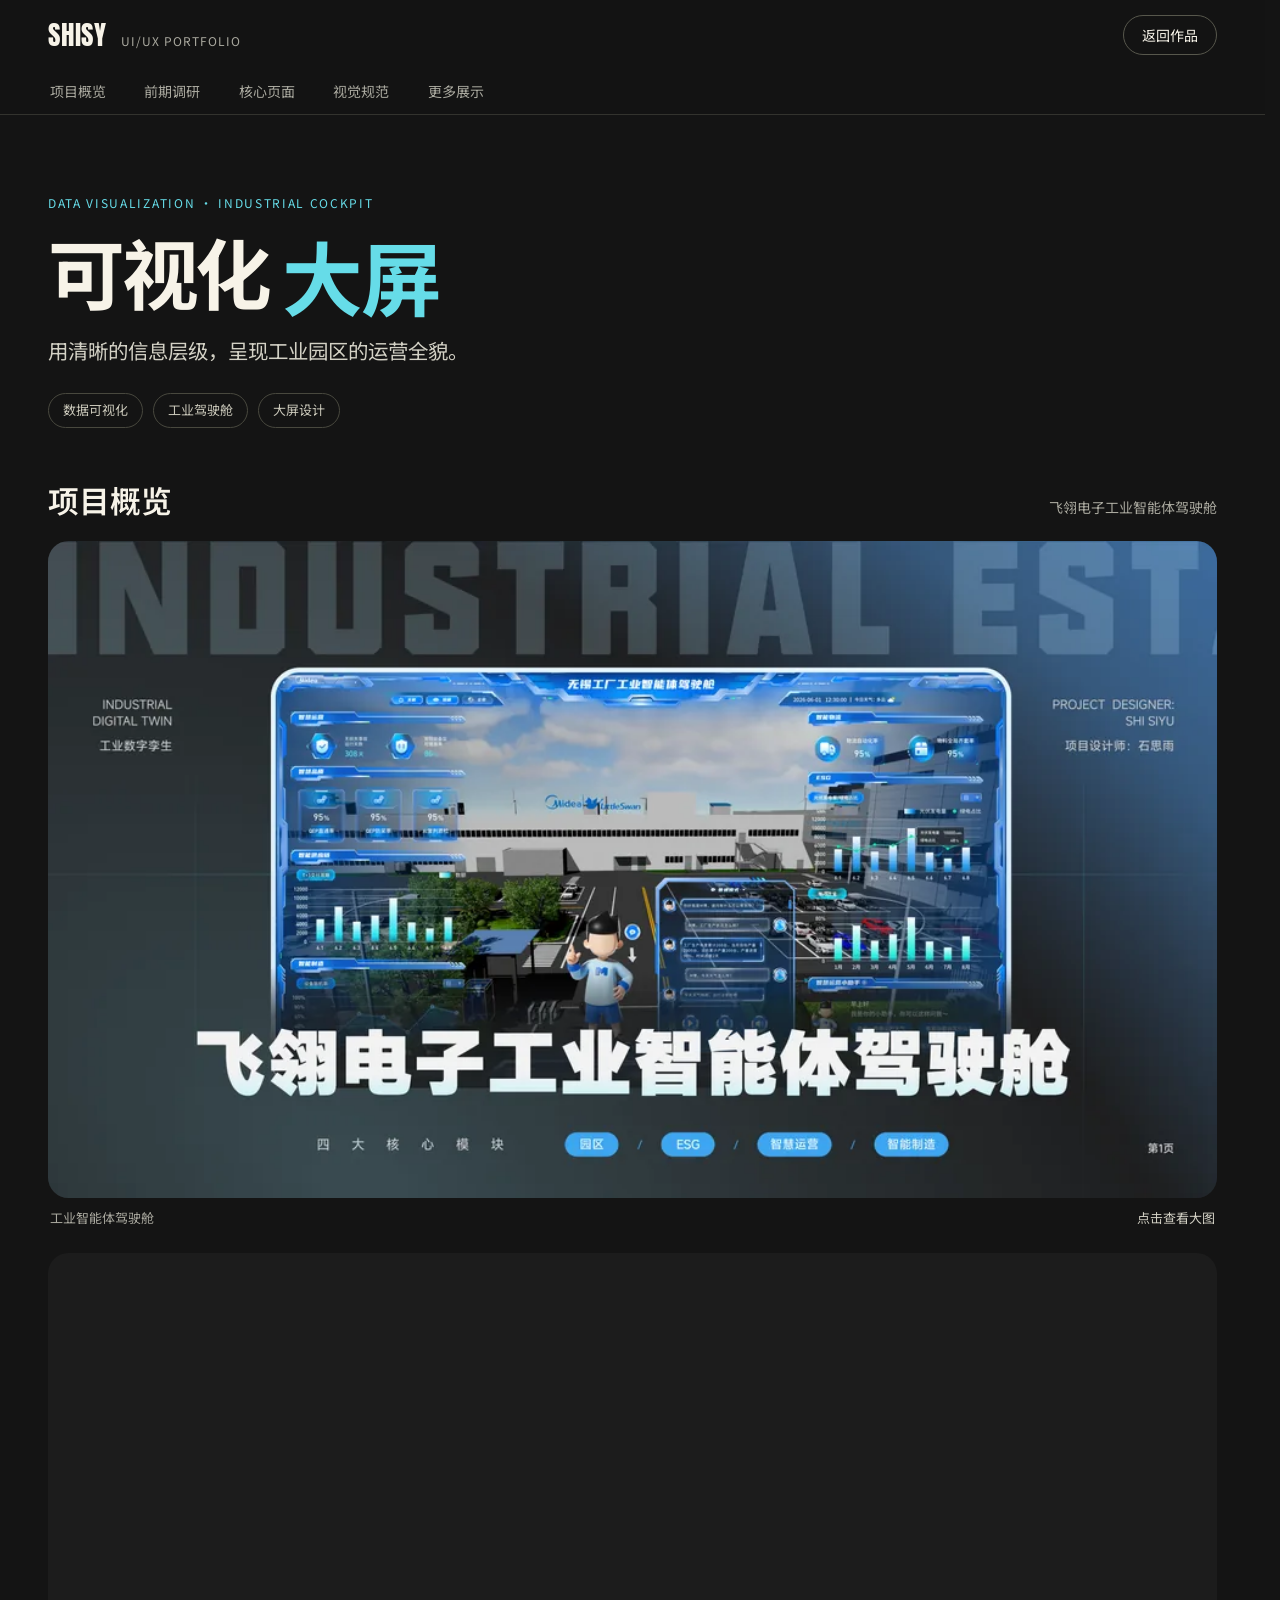
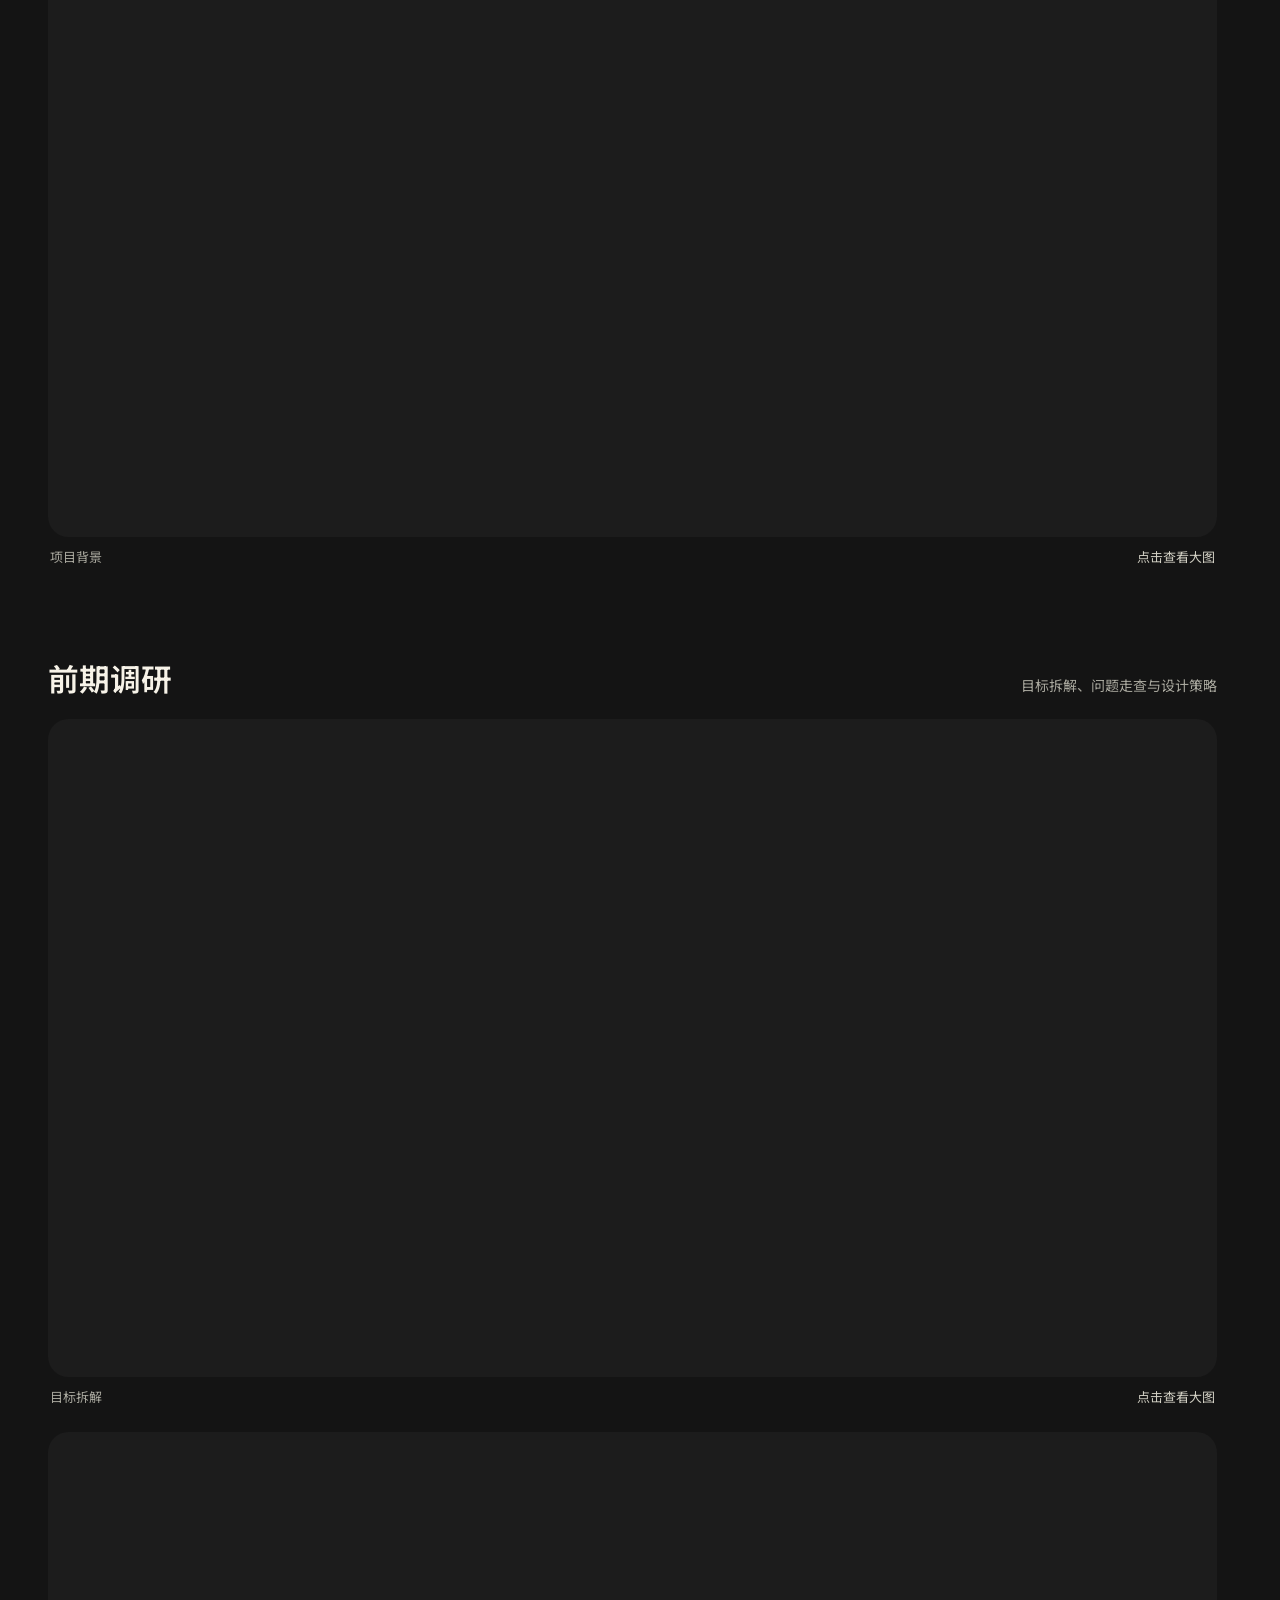
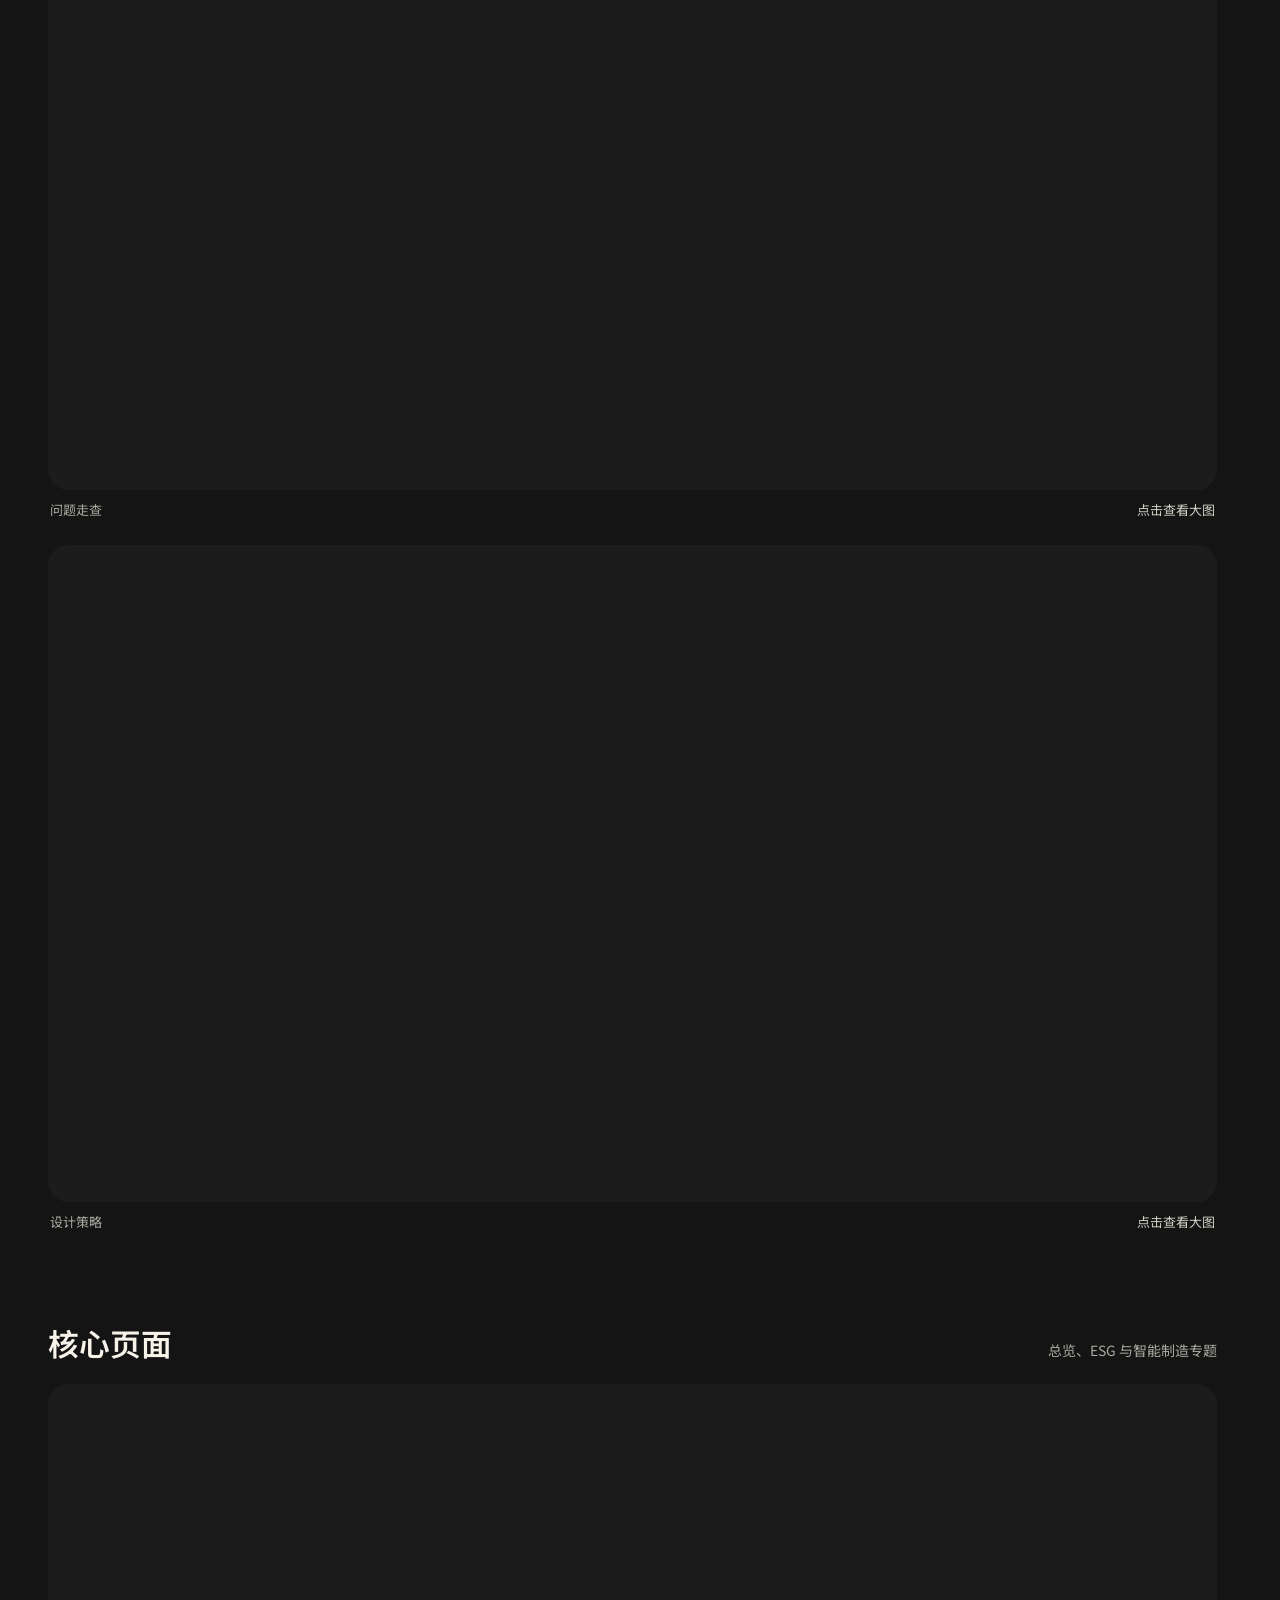
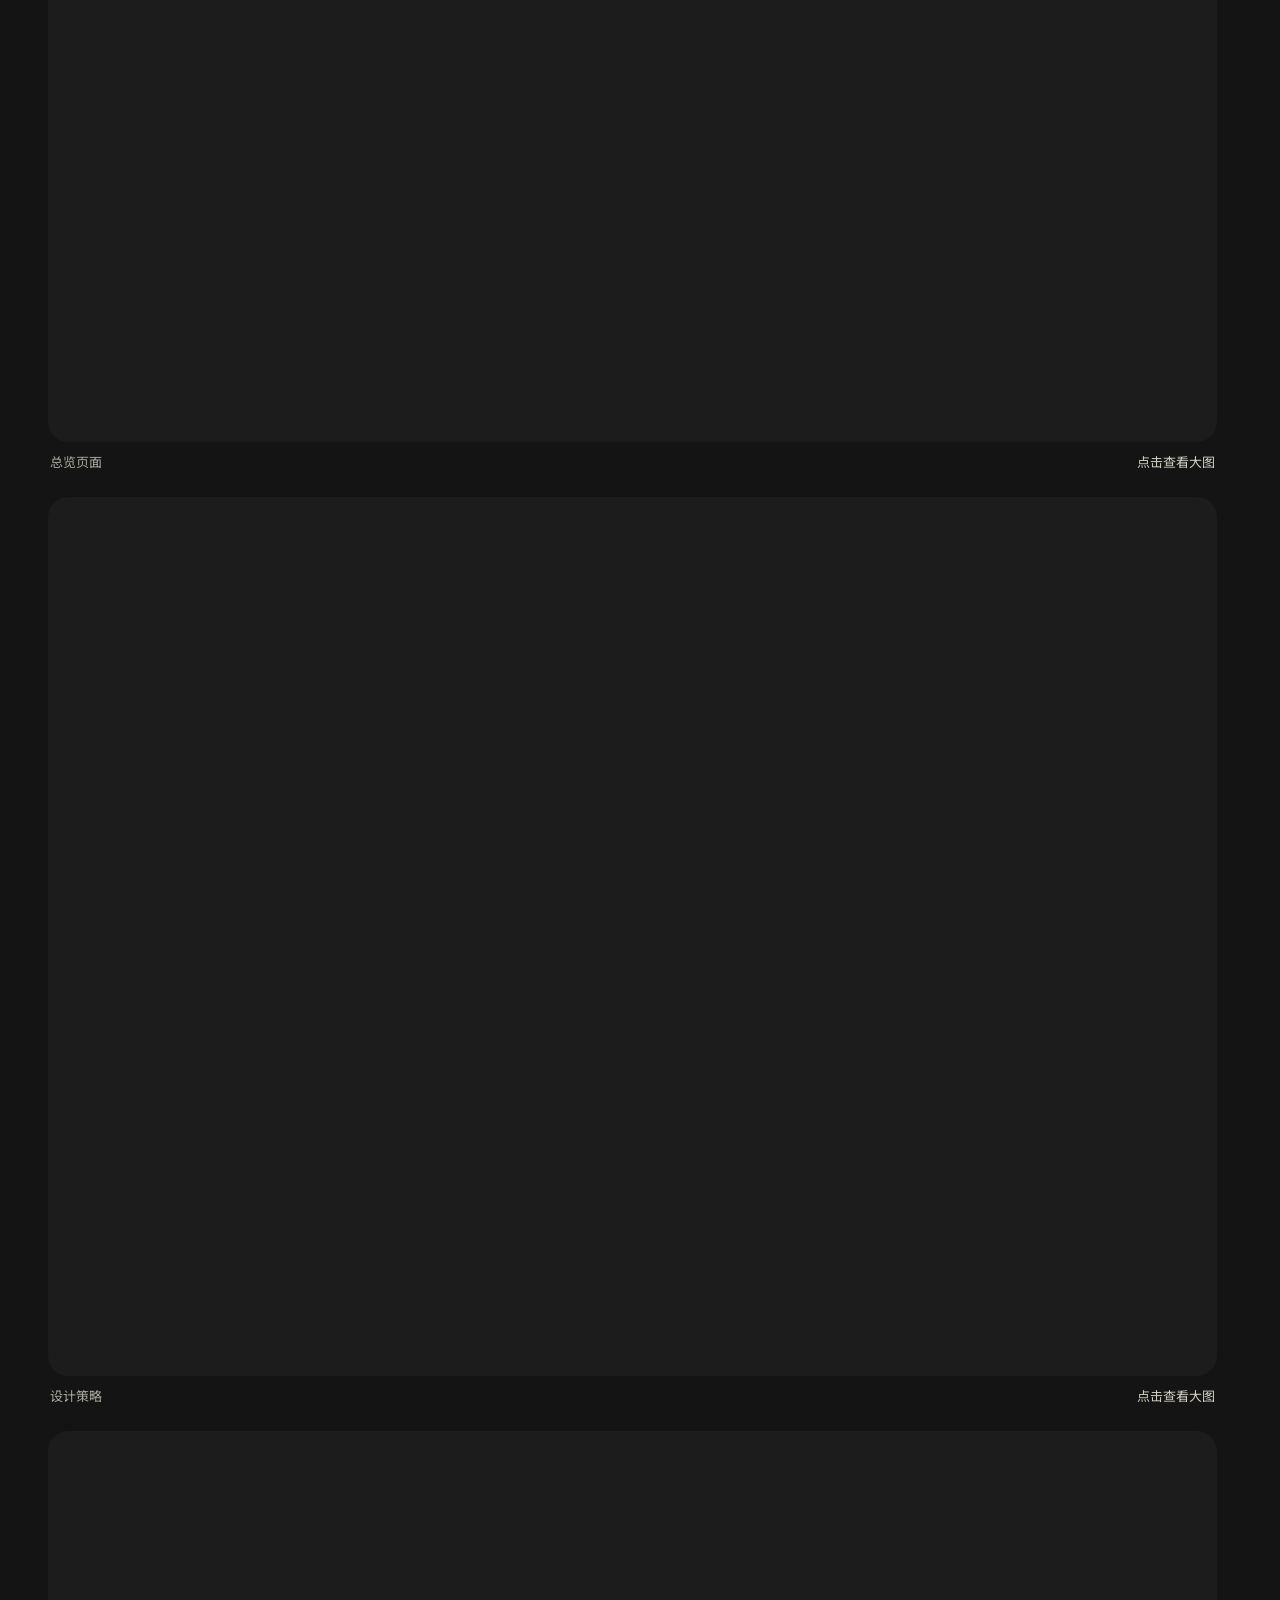
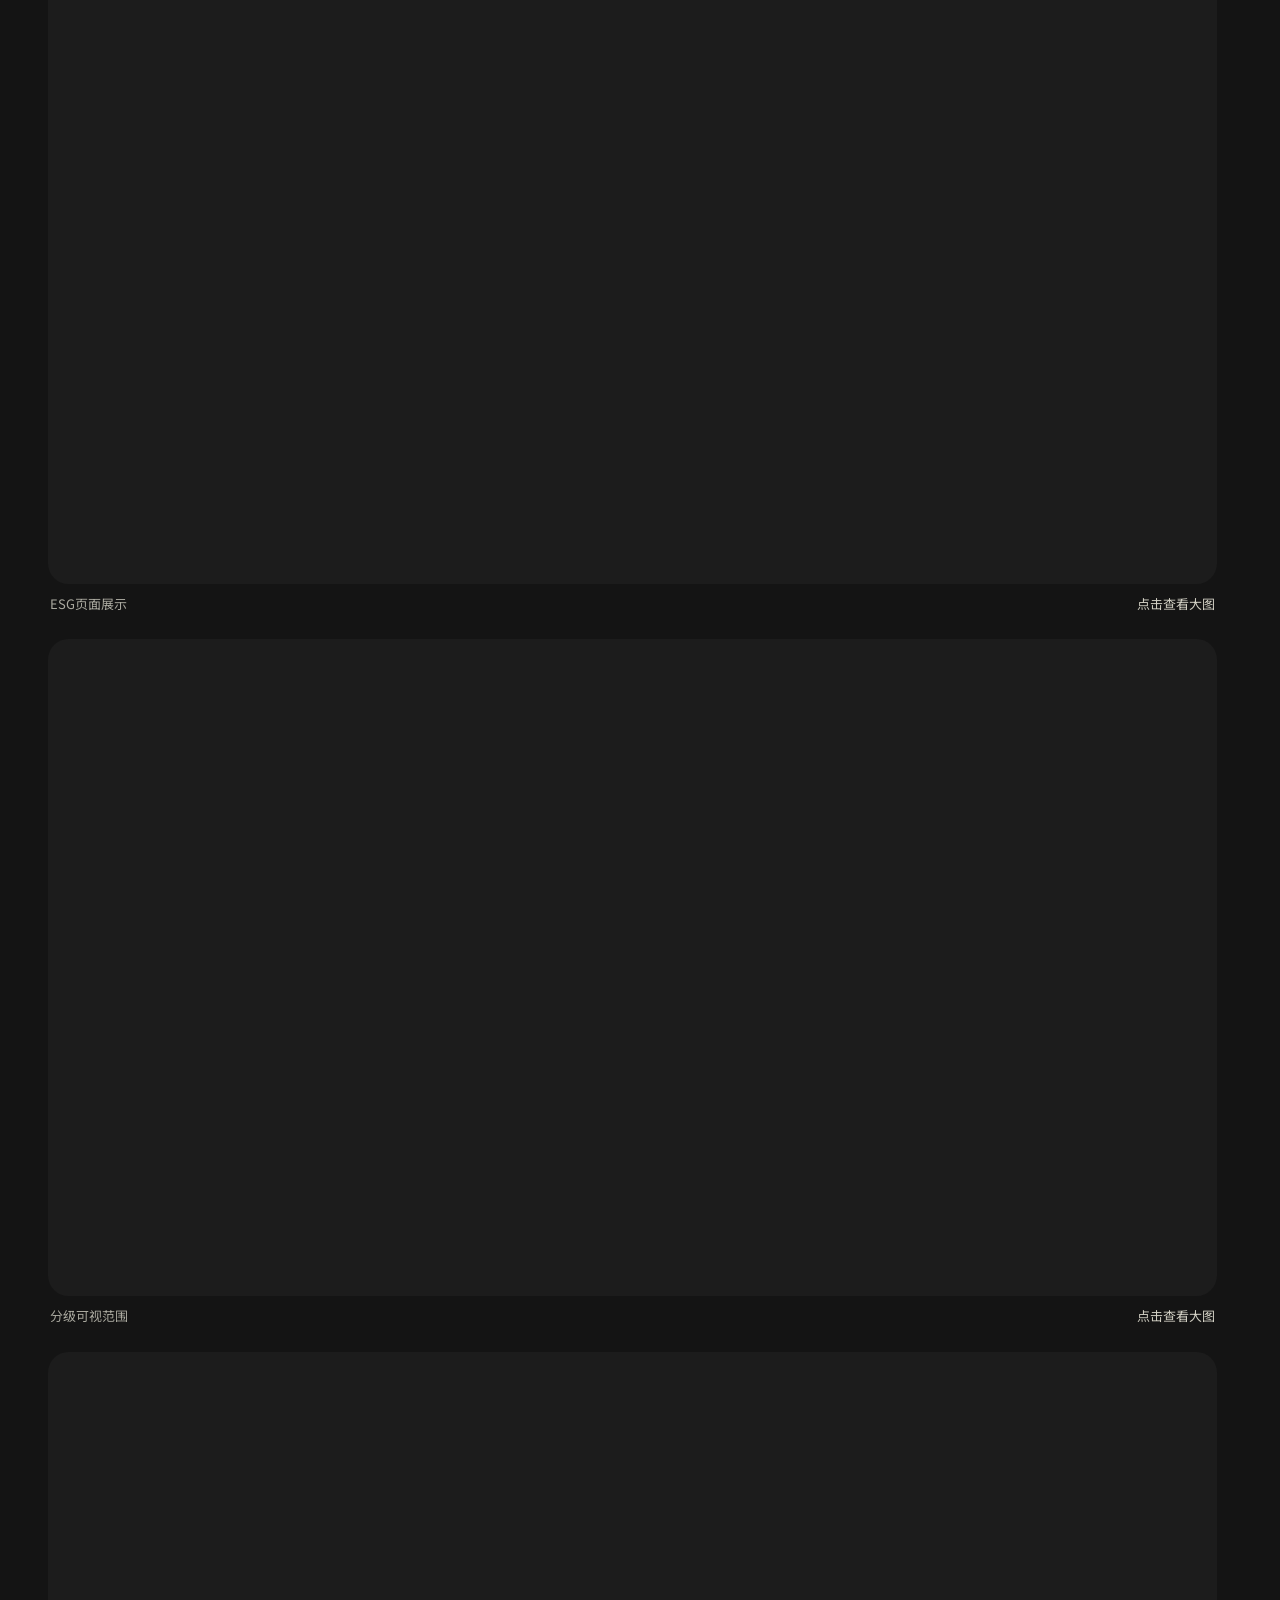
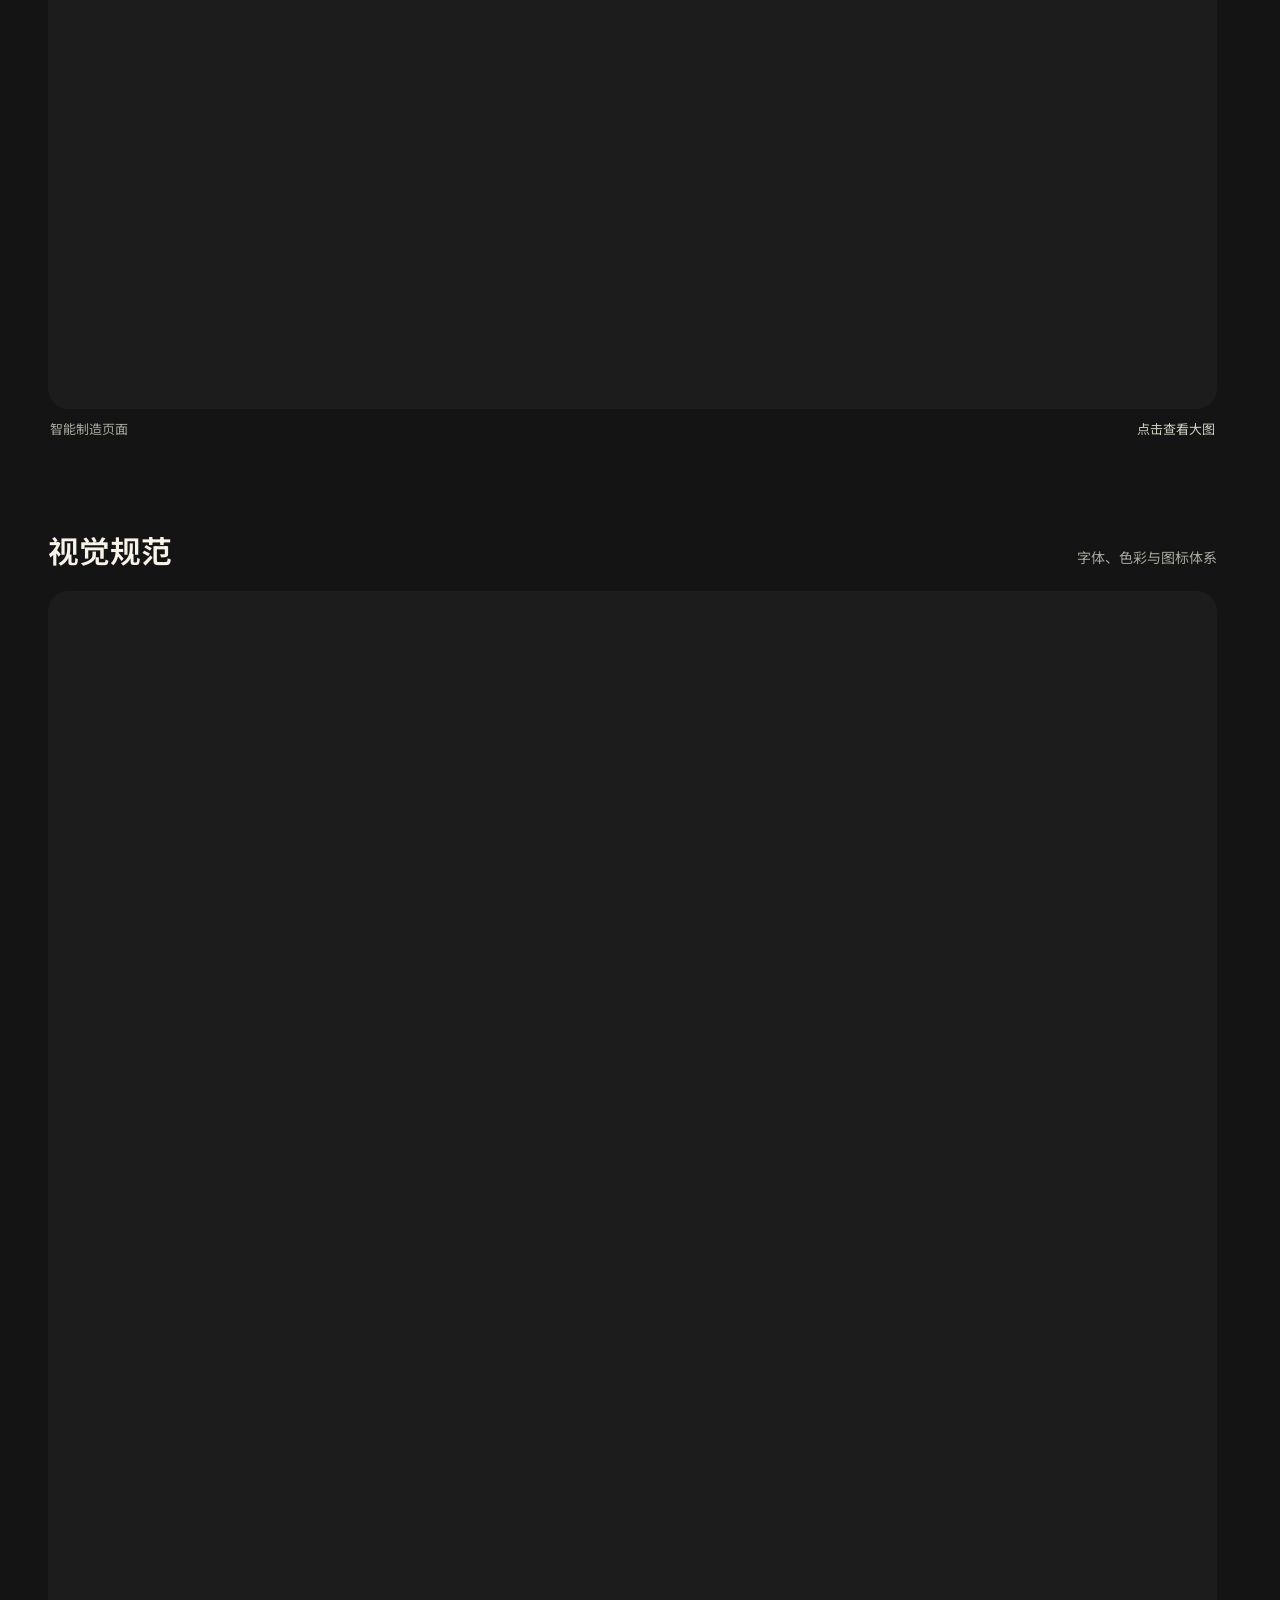
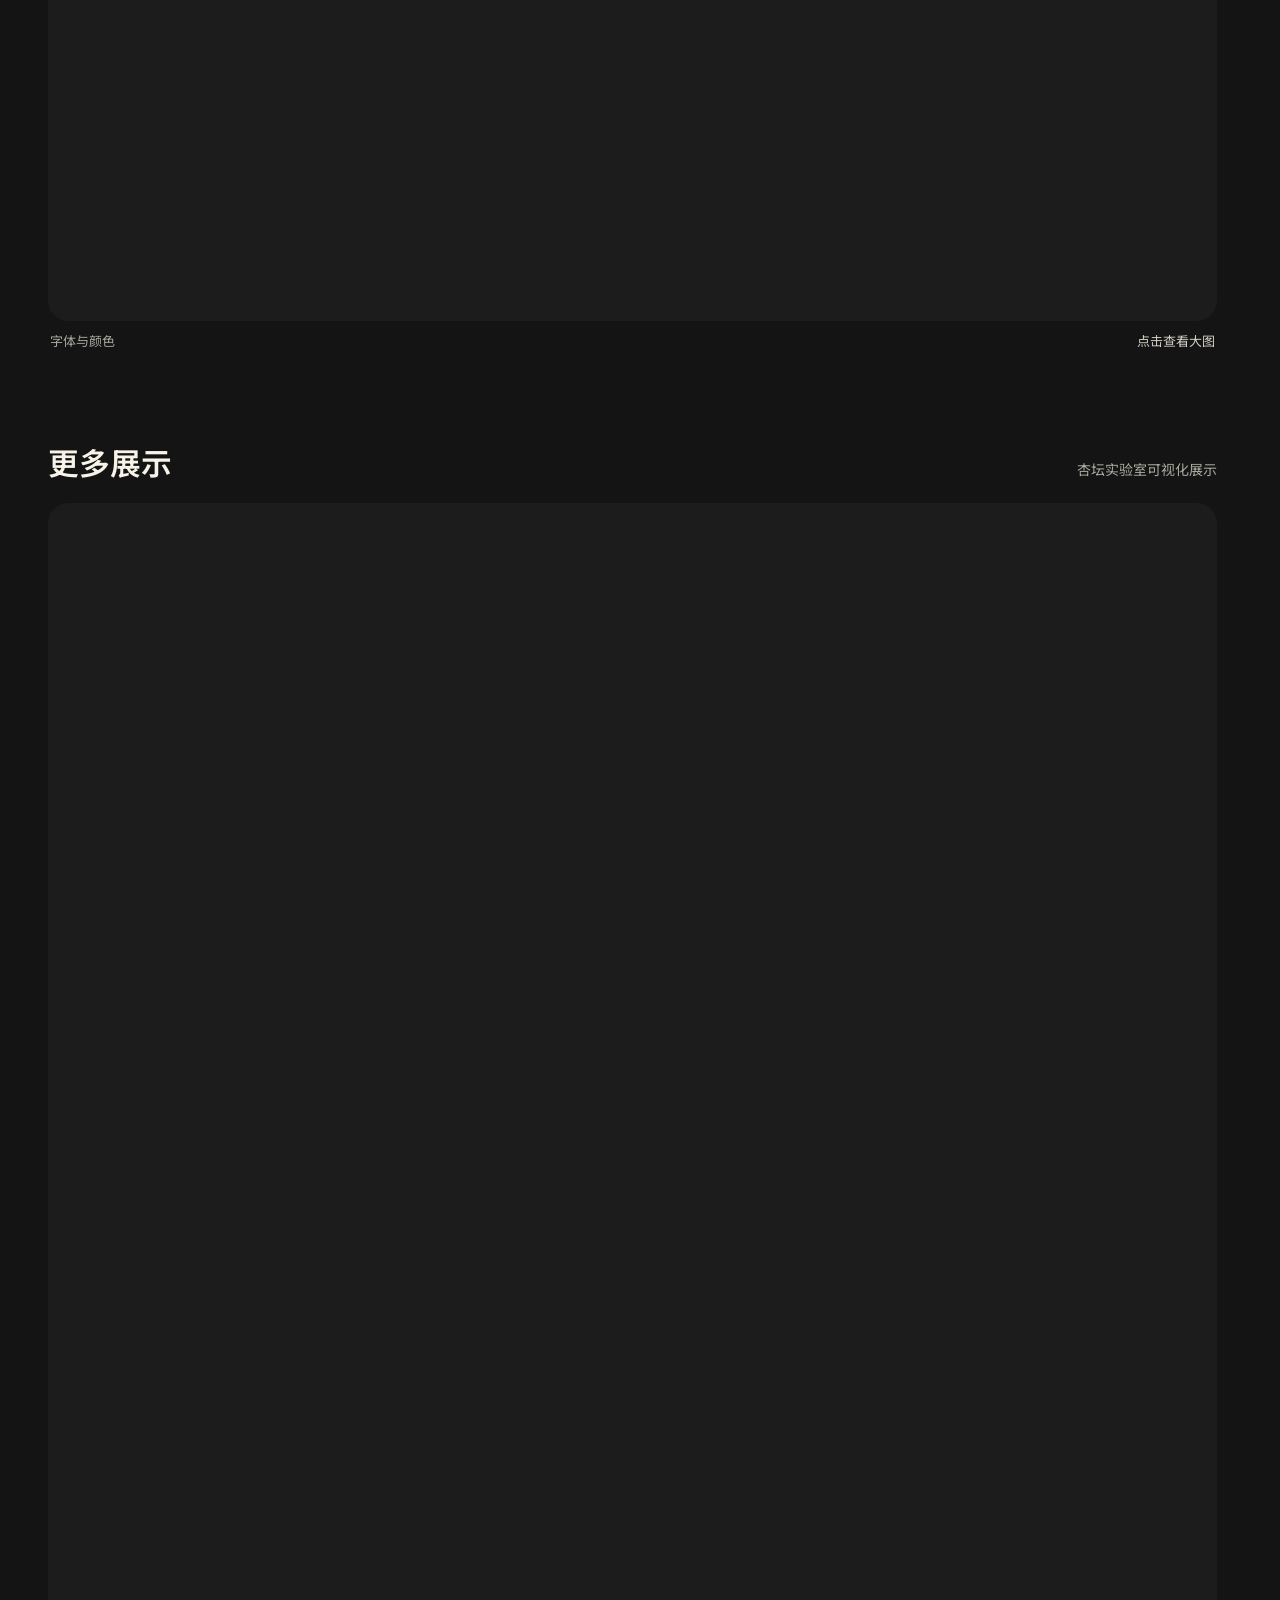
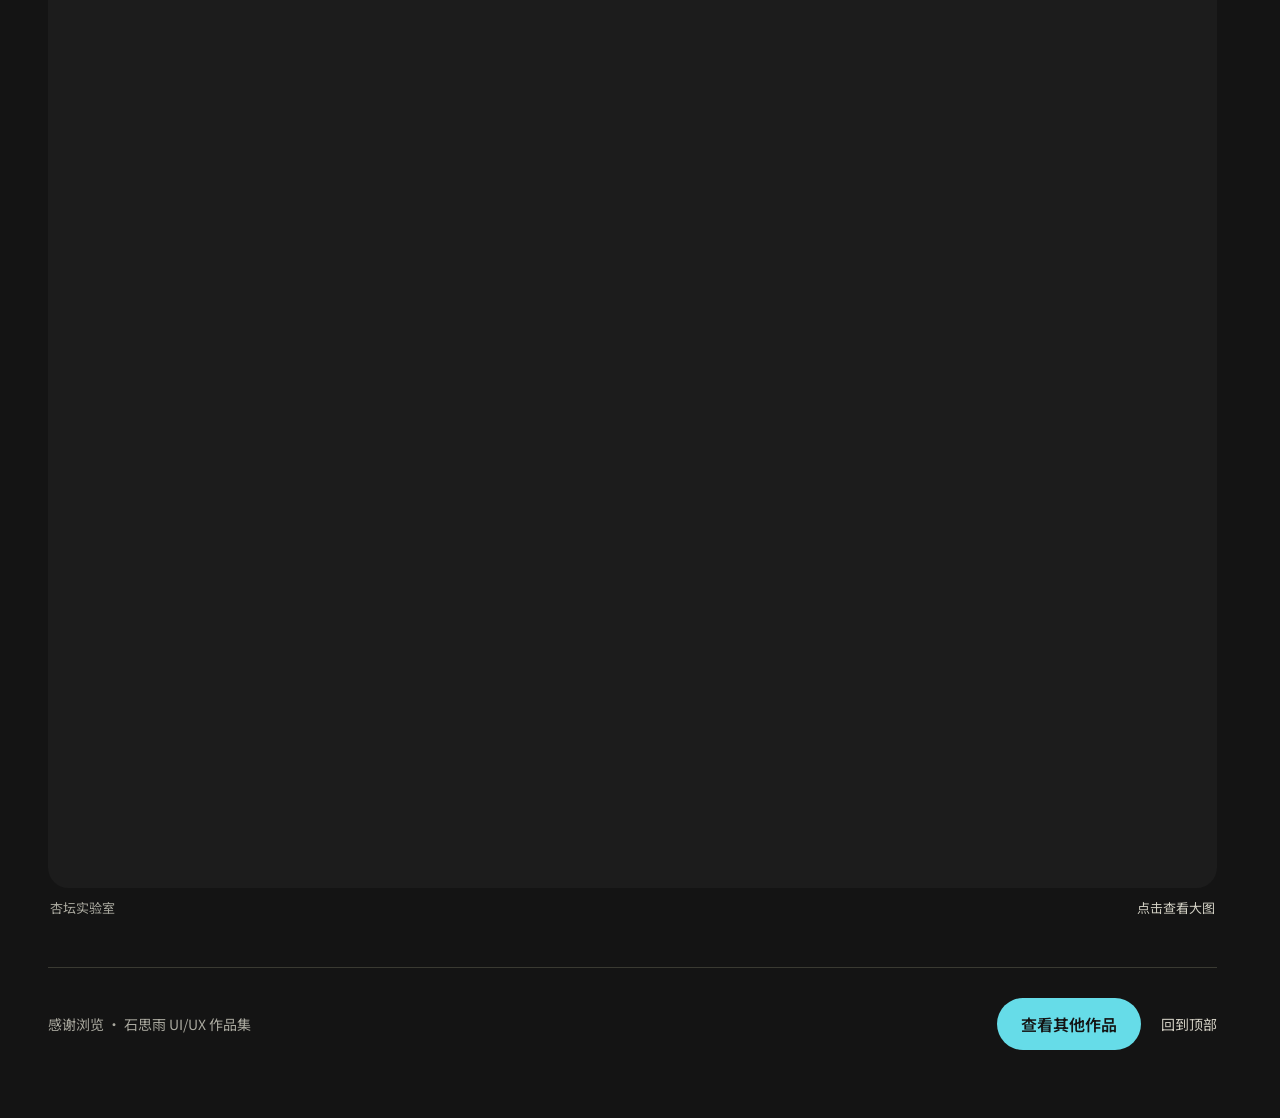
<file: projects/dashboard.html>
<!DOCTYPE html>
<html lang="zh-CN">
<head>
  <meta charset="UTF-8">
  <meta name="viewport" content="width=device-width, initial-scale=1">
  <meta name="theme-color" content="#141414">
  <meta name="description" content="石思雨 UI/UX 作品：可视化大屏。用清晰的信息层级，呈现工业园区的运营全貌。">
  <title>可视化大屏 · 项目详情 — 石思雨作品集</title>
  <link rel="icon" href="data:image/svg+xml,%3Csvg xmlns='http://www.w3.org/2000/svg' viewBox='0 0 64 64'%3E%3Crect width='64' height='64' rx='16' fill='%2366dce8'/%3E%3Ctext x='32' y='44' text-anchor='middle' font-size='40' font-weight='bold' fill='%23141414'%3ES%3C/text%3E%3C/svg%3E">
  <link rel="stylesheet" href="../assets/css/noto-sans-sc.css">
  <link rel="stylesheet" href="../assets/css/project-detail.css?v=20261119-cases1">
</head>
<body id="top" data-case="dashboard" data-project-name="可视化大屏">
  <a class="case-skip" href="#main-content">跳到作品内容</a>
  <header class="project-header">
    <div class="project-header__inner case-container">
      <a class="project-header__brand" href="../index.html#projects" aria-label="石思雨作品集首页"><strong>SHISY</strong><span>UI/UX PORTFOLIO</span></a>
      <a class="project-header__back" href="../index.html#projects">返回作品</a>
    </div>
    <nav class="case-nav case-container" aria-label="项目章节">
      <a href="#overview">项目概览</a>
      <a href="#research">前期调研</a>
      <a href="#experience">核心页面</a>
      <a href="#visual">视觉规范</a>
      <a href="#showcase">更多展示</a>
    </nav>
  </header>
  <main class="case-container" id="main-content">
    <div class="case-intro">
      <span class="case-intro__eyebrow">DATA VISUALIZATION · INDUSTRIAL COCKPIT</span>
      <h1>可视化 <span>大屏</span></h1>
      <p class="case-intro__lead">用清晰的信息层级，呈现工业园区的运营全貌。</p>
      <div class="case-tags" aria-label="项目方向"><span>数据可视化</span><span>工业驾驶舱</span><span>大屏设计</span></div>
    </div>
    <section class="case-chapter case-chapter--overview" id="overview" aria-labelledby="heading-overview">
      <div class="case-chapter__heading"><h2 id="heading-overview">项目概览</h2><p>飞翎电子工业智能体驾驶舱</p></div>
      <figure class="case-slide">
        <a class="case-slide__open" href="../assets/projects/dashboard/23-full.webp" target="_blank" rel="noopener" data-gallery-index="0" data-title="工业智能体驾驶舱" aria-label="放大查看：工业智能体驾驶舱">
          <img src="../assets/projects/dashboard/23-large.webp" srcset="../assets/projects/dashboard/23-small.webp 960w, ../assets/projects/dashboard/23-large.webp 1920w" sizes="(max-width: 720px) calc(100vw - 32px), (max-width: 1440px) 92vw, 1320px" width="1920" height="1080" alt="可视化大屏：工业智能体驾驶舱作品展示" fetchpriority="high" loading="eager" decoding="async">
        </a>
        <figcaption><span>工业智能体驾驶舱</span><span aria-hidden="true">点击查看大图</span></figcaption>
      </figure>
      <figure class="case-slide">
        <a class="case-slide__open" href="../assets/projects/dashboard/24-full.webp" target="_blank" rel="noopener" data-gallery-index="1" data-title="项目背景" aria-label="放大查看：项目背景">
          <img src="../assets/projects/dashboard/24-large.webp" srcset="../assets/projects/dashboard/24-small.webp 960w, ../assets/projects/dashboard/24-large.webp 1920w" sizes="(max-width: 720px) calc(100vw - 32px), (max-width: 1440px) 92vw, 1320px" width="1920" height="1451" alt="可视化大屏：项目背景作品展示" loading="lazy" decoding="async">
        </a>
        <figcaption><span>项目背景</span><span aria-hidden="true">点击查看大图</span></figcaption>
      </figure>
    </section>
    <section class="case-chapter" id="research" aria-labelledby="heading-research">
      <div class="case-chapter__heading"><h2 id="heading-research">前期调研</h2><p>目标拆解、问题走查与设计策略</p></div>
      <figure class="case-slide">
        <a class="case-slide__open" href="../assets/projects/dashboard/25-full.webp" target="_blank" rel="noopener" data-gallery-index="2" data-title="目标拆解" aria-label="放大查看：目标拆解">
          <img src="../assets/projects/dashboard/25-large.webp" srcset="../assets/projects/dashboard/25-small.webp 960w, ../assets/projects/dashboard/25-large.webp 1920w" sizes="(max-width: 720px) calc(100vw - 32px), (max-width: 1440px) 92vw, 1320px" width="1920" height="1080" alt="可视化大屏：目标拆解作品展示" loading="lazy" decoding="async">
        </a>
        <figcaption><span>目标拆解</span><span aria-hidden="true">点击查看大图</span></figcaption>
      </figure>
      <figure class="case-slide">
        <a class="case-slide__open" href="../assets/projects/dashboard/26-full.webp" target="_blank" rel="noopener" data-gallery-index="3" data-title="问题走查" aria-label="放大查看：问题走查">
          <img src="../assets/projects/dashboard/26-large.webp" srcset="../assets/projects/dashboard/26-small.webp 960w, ../assets/projects/dashboard/26-large.webp 1920w" sizes="(max-width: 720px) calc(100vw - 32px), (max-width: 1440px) 92vw, 1320px" width="1920" height="1080" alt="可视化大屏：问题走查作品展示" loading="lazy" decoding="async">
        </a>
        <figcaption><span>问题走查</span><span aria-hidden="true">点击查看大图</span></figcaption>
      </figure>
      <figure class="case-slide">
        <a class="case-slide__open" href="../assets/projects/dashboard/27-full.webp" target="_blank" rel="noopener" data-gallery-index="4" data-title="设计策略" aria-label="放大查看：设计策略">
          <img src="../assets/projects/dashboard/27-large.webp" srcset="../assets/projects/dashboard/27-small.webp 960w, ../assets/projects/dashboard/27-large.webp 1920w" sizes="(max-width: 720px) calc(100vw - 32px), (max-width: 1440px) 92vw, 1320px" width="1920" height="1080" alt="可视化大屏：设计策略作品展示" loading="lazy" decoding="async">
        </a>
        <figcaption><span>设计策略</span><span aria-hidden="true">点击查看大图</span></figcaption>
      </figure>
    </section>
    <section class="case-chapter" id="experience" aria-labelledby="heading-experience">
      <div class="case-chapter__heading"><h2 id="heading-experience">核心页面</h2><p>总览、ESG 与智能制造专题</p></div>
      <figure class="case-slide">
        <a class="case-slide__open" href="../assets/projects/dashboard/28-full.webp" target="_blank" rel="noopener" data-gallery-index="5" data-title="总览页面" aria-label="放大查看：总览页面">
          <img src="../assets/projects/dashboard/28-large.webp" srcset="../assets/projects/dashboard/28-small.webp 960w, ../assets/projects/dashboard/28-large.webp 1920w" sizes="(max-width: 720px) calc(100vw - 32px), (max-width: 1440px) 92vw, 1320px" width="1920" height="1080" alt="可视化大屏：总览页面作品展示" loading="lazy" decoding="async">
        </a>
        <figcaption><span>总览页面</span><span aria-hidden="true">点击查看大图</span></figcaption>
      </figure>
      <figure class="case-slide">
        <a class="case-slide__open" href="../assets/projects/dashboard/29-full.webp" target="_blank" rel="noopener" data-gallery-index="6" data-title="设计策略" aria-label="放大查看：设计策略">
          <img src="../assets/projects/dashboard/29-large.webp" srcset="../assets/projects/dashboard/29-small.webp 960w, ../assets/projects/dashboard/29-large.webp 1920w" sizes="(max-width: 720px) calc(100vw - 32px), (max-width: 1440px) 92vw, 1320px" width="1920" height="1443" alt="可视化大屏：设计策略作品展示" loading="lazy" decoding="async">
        </a>
        <figcaption><span>设计策略</span><span aria-hidden="true">点击查看大图</span></figcaption>
      </figure>
      <figure class="case-slide">
        <a class="case-slide__open" href="../assets/projects/dashboard/30-full.webp" target="_blank" rel="noopener" data-gallery-index="7" data-title="ESG页面展示" aria-label="放大查看：ESG页面展示">
          <img src="../assets/projects/dashboard/30-large.webp" srcset="../assets/projects/dashboard/30-small.webp 960w, ../assets/projects/dashboard/30-large.webp 1920w" sizes="(max-width: 720px) calc(100vw - 32px), (max-width: 1440px) 92vw, 1320px" width="1920" height="1236" alt="可视化大屏：ESG页面展示作品展示" loading="lazy" decoding="async">
        </a>
        <figcaption><span>ESG页面展示</span><span aria-hidden="true">点击查看大图</span></figcaption>
      </figure>
      <figure class="case-slide">
        <a class="case-slide__open" href="../assets/projects/dashboard/31-full.webp" target="_blank" rel="noopener" data-gallery-index="8" data-title="分级可视范围" aria-label="放大查看：分级可视范围">
          <img src="../assets/projects/dashboard/31-large.webp" srcset="../assets/projects/dashboard/31-small.webp 960w, ../assets/projects/dashboard/31-large.webp 1920w" sizes="(max-width: 720px) calc(100vw - 32px), (max-width: 1440px) 92vw, 1320px" width="1920" height="1080" alt="可视化大屏：分级可视范围作品展示" loading="lazy" decoding="async">
        </a>
        <figcaption><span>分级可视范围</span><span aria-hidden="true">点击查看大图</span></figcaption>
      </figure>
      <figure class="case-slide">
        <a class="case-slide__open" href="../assets/projects/dashboard/32-full.webp" target="_blank" rel="noopener" data-gallery-index="9" data-title="智能制造页面" aria-label="放大查看：智能制造页面">
          <img src="../assets/projects/dashboard/32-large.webp" srcset="../assets/projects/dashboard/32-small.webp 960w, ../assets/projects/dashboard/32-large.webp 1920w" sizes="(max-width: 720px) calc(100vw - 32px), (max-width: 1440px) 92vw, 1320px" width="1920" height="1080" alt="可视化大屏：智能制造页面作品展示" loading="lazy" decoding="async">
        </a>
        <figcaption><span>智能制造页面</span><span aria-hidden="true">点击查看大图</span></figcaption>
      </figure>
    </section>
    <section class="case-chapter" id="visual" aria-labelledby="heading-visual">
      <div class="case-chapter__heading"><h2 id="heading-visual">视觉规范</h2><p>字体、色彩与图标体系</p></div>
      <figure class="case-slide">
        <a class="case-slide__open" href="../assets/projects/dashboard/33-full.webp" target="_blank" rel="noopener" data-gallery-index="10" data-title="字体与颜色" aria-label="放大查看：字体与颜色">
          <img src="../assets/projects/dashboard/33-large.webp" srcset="../assets/projects/dashboard/33-small.webp 960w, ../assets/projects/dashboard/33-large.webp 1920w" sizes="(max-width: 720px) calc(100vw - 32px), (max-width: 1440px) 92vw, 1320px" width="1920" height="2183" alt="可视化大屏：字体与颜色作品展示" loading="lazy" decoding="async">
        </a>
        <figcaption><span>字体与颜色</span><span aria-hidden="true">点击查看大图</span></figcaption>
      </figure>
    </section>
    <section class="case-chapter" id="showcase" aria-labelledby="heading-showcase">
      <div class="case-chapter__heading"><h2 id="heading-showcase">更多展示</h2><p>杏坛实验室可视化展示</p></div>
      <figure class="case-slide">
        <a class="case-slide__open" href="../assets/projects/dashboard/34-full.webp" target="_blank" rel="noopener" data-gallery-index="11" data-title="杏坛实验室" aria-label="放大查看：杏坛实验室">
          <img src="../assets/projects/dashboard/34-large.webp" srcset="../assets/projects/dashboard/34-small.webp 960w, ../assets/projects/dashboard/34-large.webp 1920w" sizes="(max-width: 720px) calc(100vw - 32px), (max-width: 1440px) 92vw, 1320px" width="1920" height="3259" alt="可视化大屏：杏坛实验室作品展示" loading="lazy" decoding="async">
        </a>
        <figcaption><span>杏坛实验室</span><span aria-hidden="true">点击查看大图</span></figcaption>
      </figure>
    </section>
    <footer class="case-end">
      <p>感谢浏览 · 石思雨 UI/UX 作品集</p>
      <div class="case-end__links"><a class="case-end__primary" href="../index.html#projects">查看其他作品</a><a class="case-end__top" href="#top">回到顶部</a></div>
    </footer>
  </main>
  <dialog class="viewer" id="image-viewer" aria-labelledby="viewer-title">
    <div class="viewer__toolbar">
      <h2 class="viewer__title" id="viewer-title">查看项目图片</h2>
      <div class="viewer__actions"><button type="button" data-zoom aria-pressed="false">放大细节</button><button type="button" data-close aria-label="关闭大图">关闭</button></div>
    </div>
    <div class="viewer__stage" tabindex="0" aria-label="图片查看区域，放大后可滚动或拖动"><img class="viewer__image" alt="" decoding="async" draggable="false"></div>
    <div class="viewer__footer">
      <div class="viewer__paging"><button type="button" data-previous>上一张</button><button type="button" data-next>下一张</button></div>
      <p class="viewer__status" role="status" aria-live="polite"></p>
      <a class="viewer__save" download>保存图片</a>
    </div>
  </dialog>
  <script src="../assets/js/project-detail.js?v=20261119-cases1" defer></script>
</body>
</html>
</file>
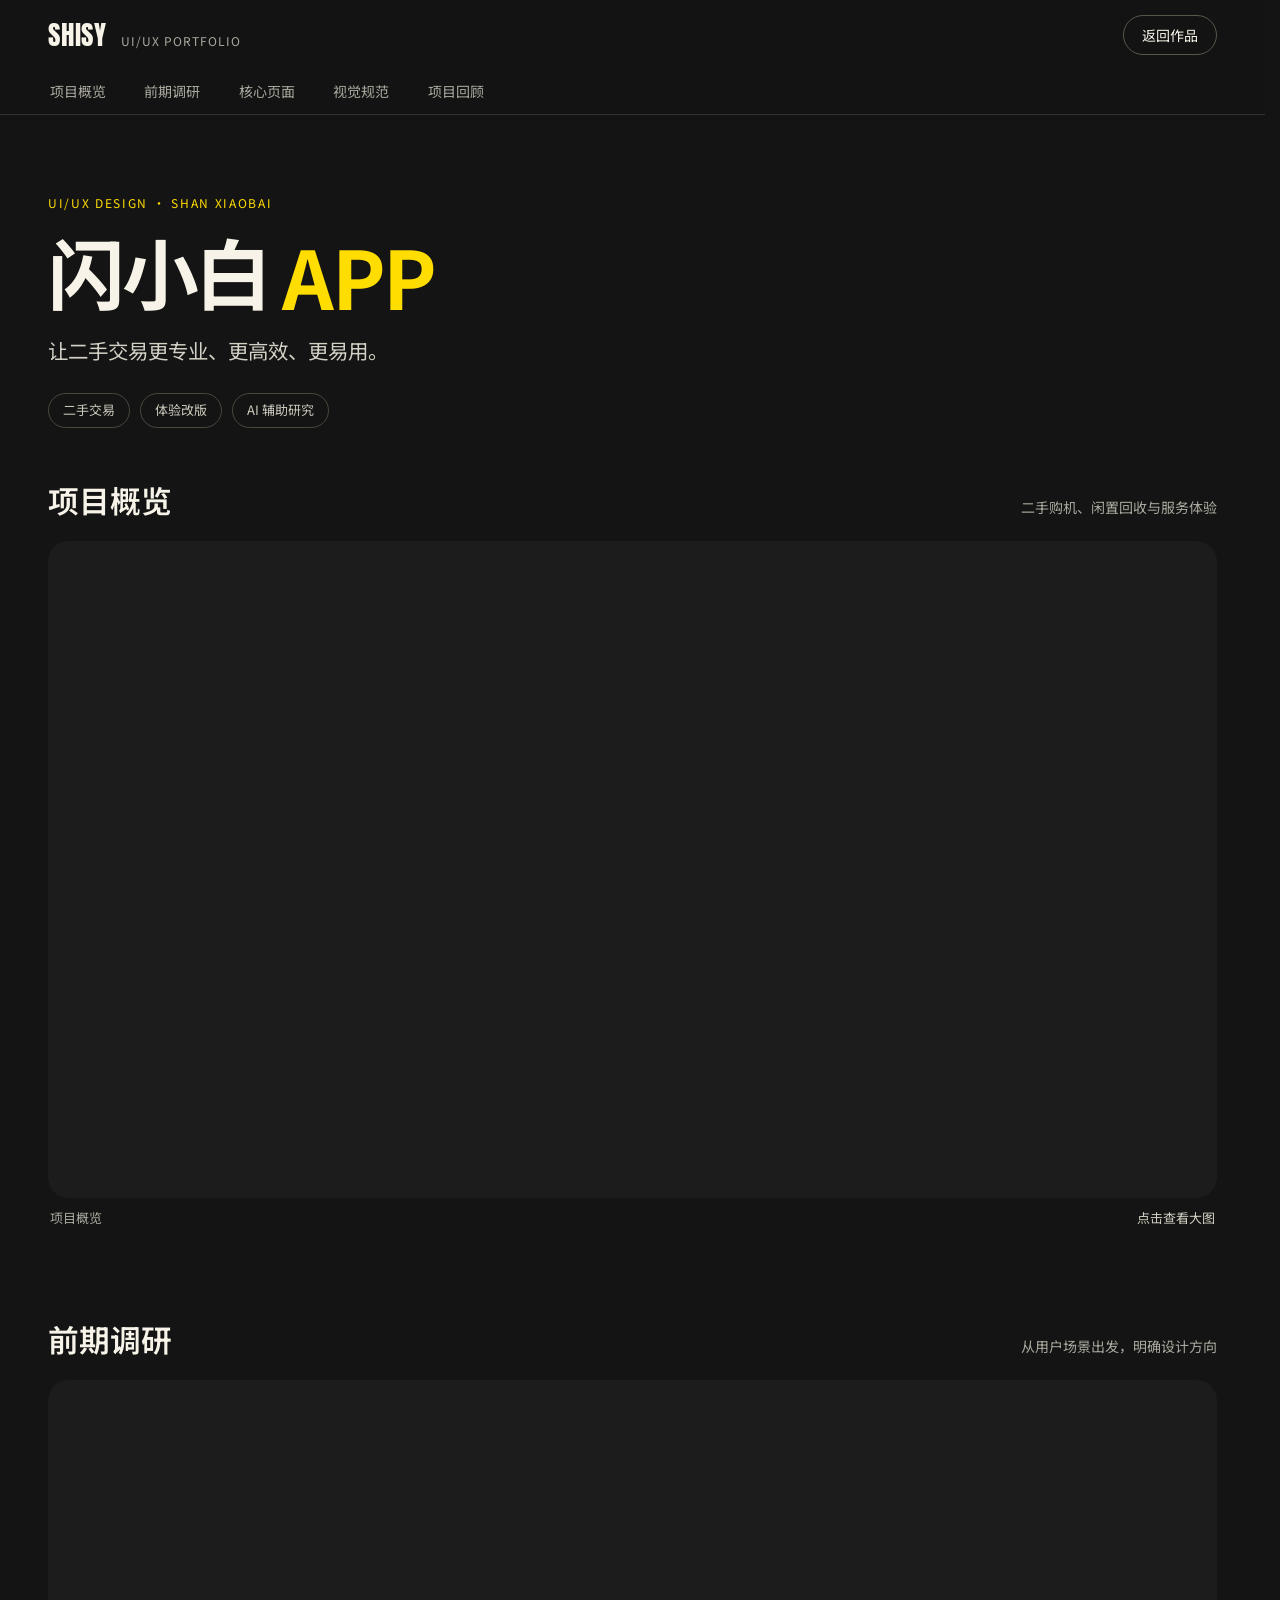
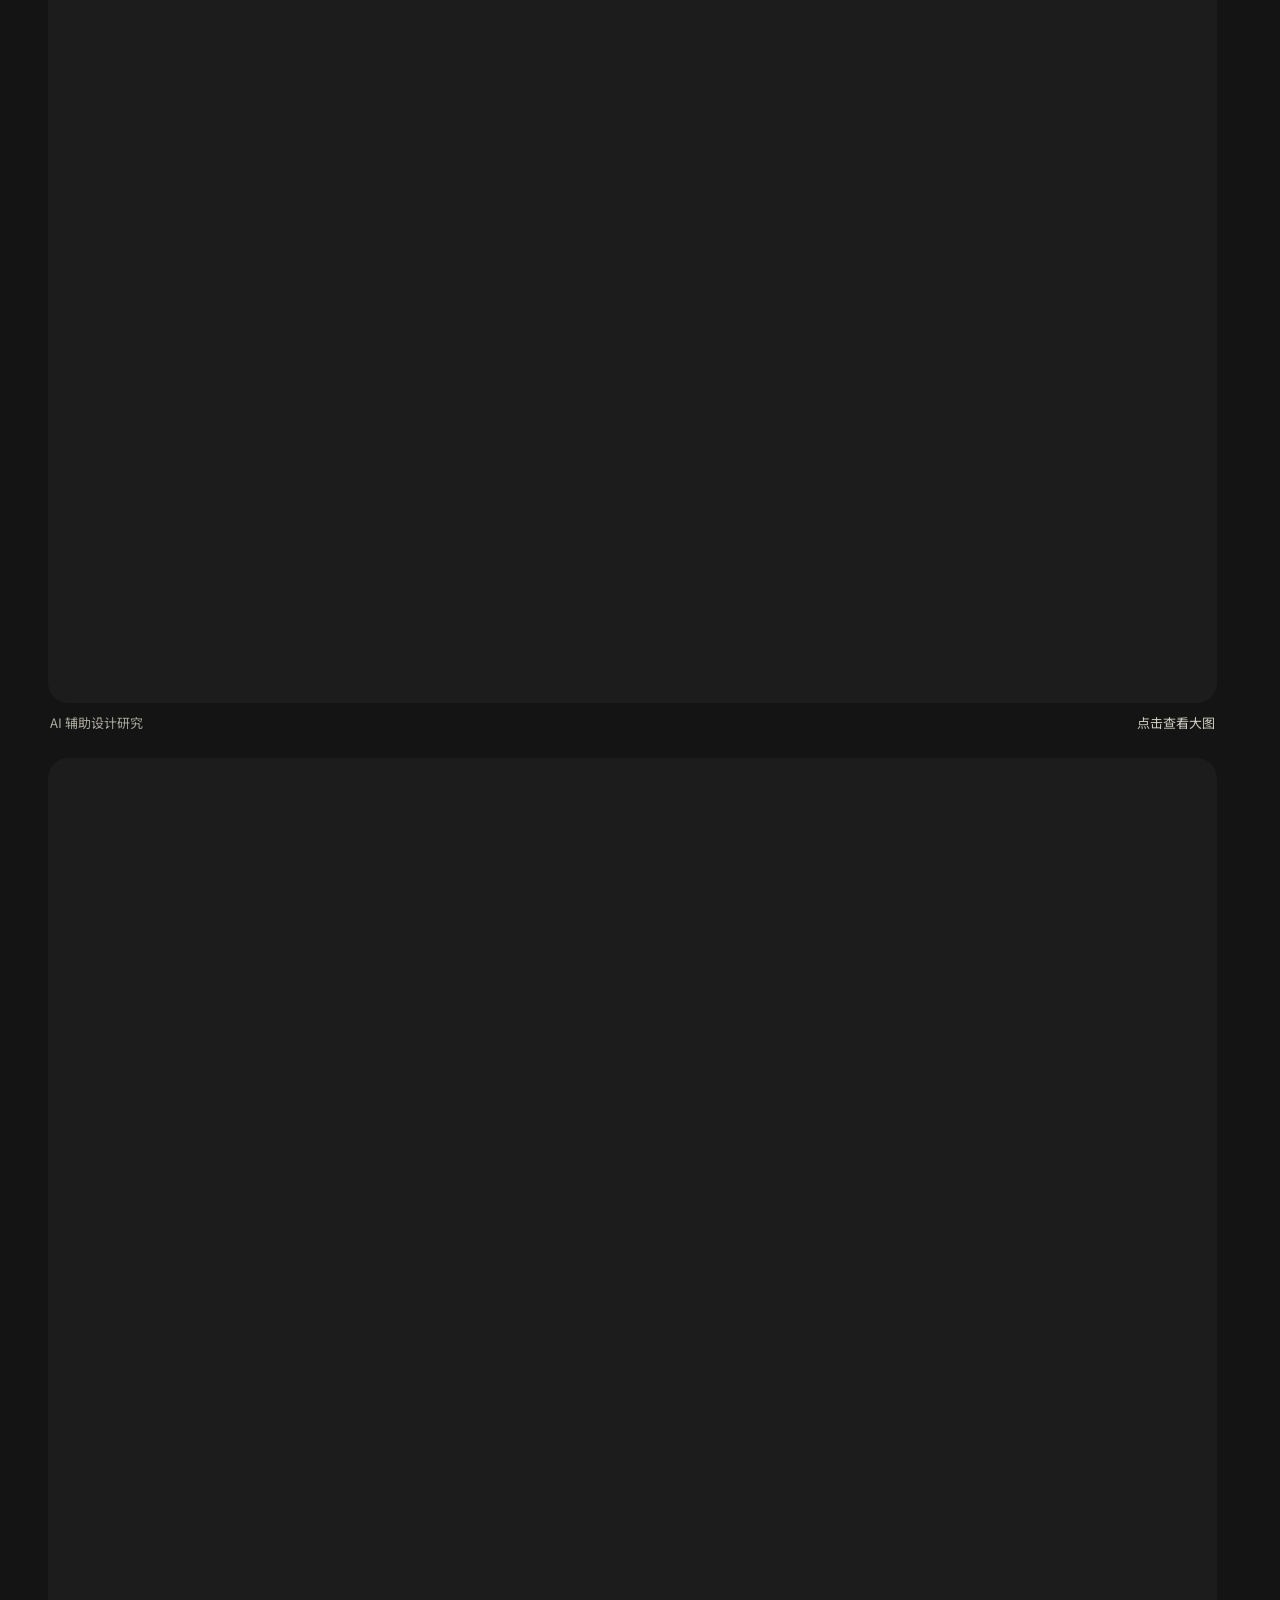
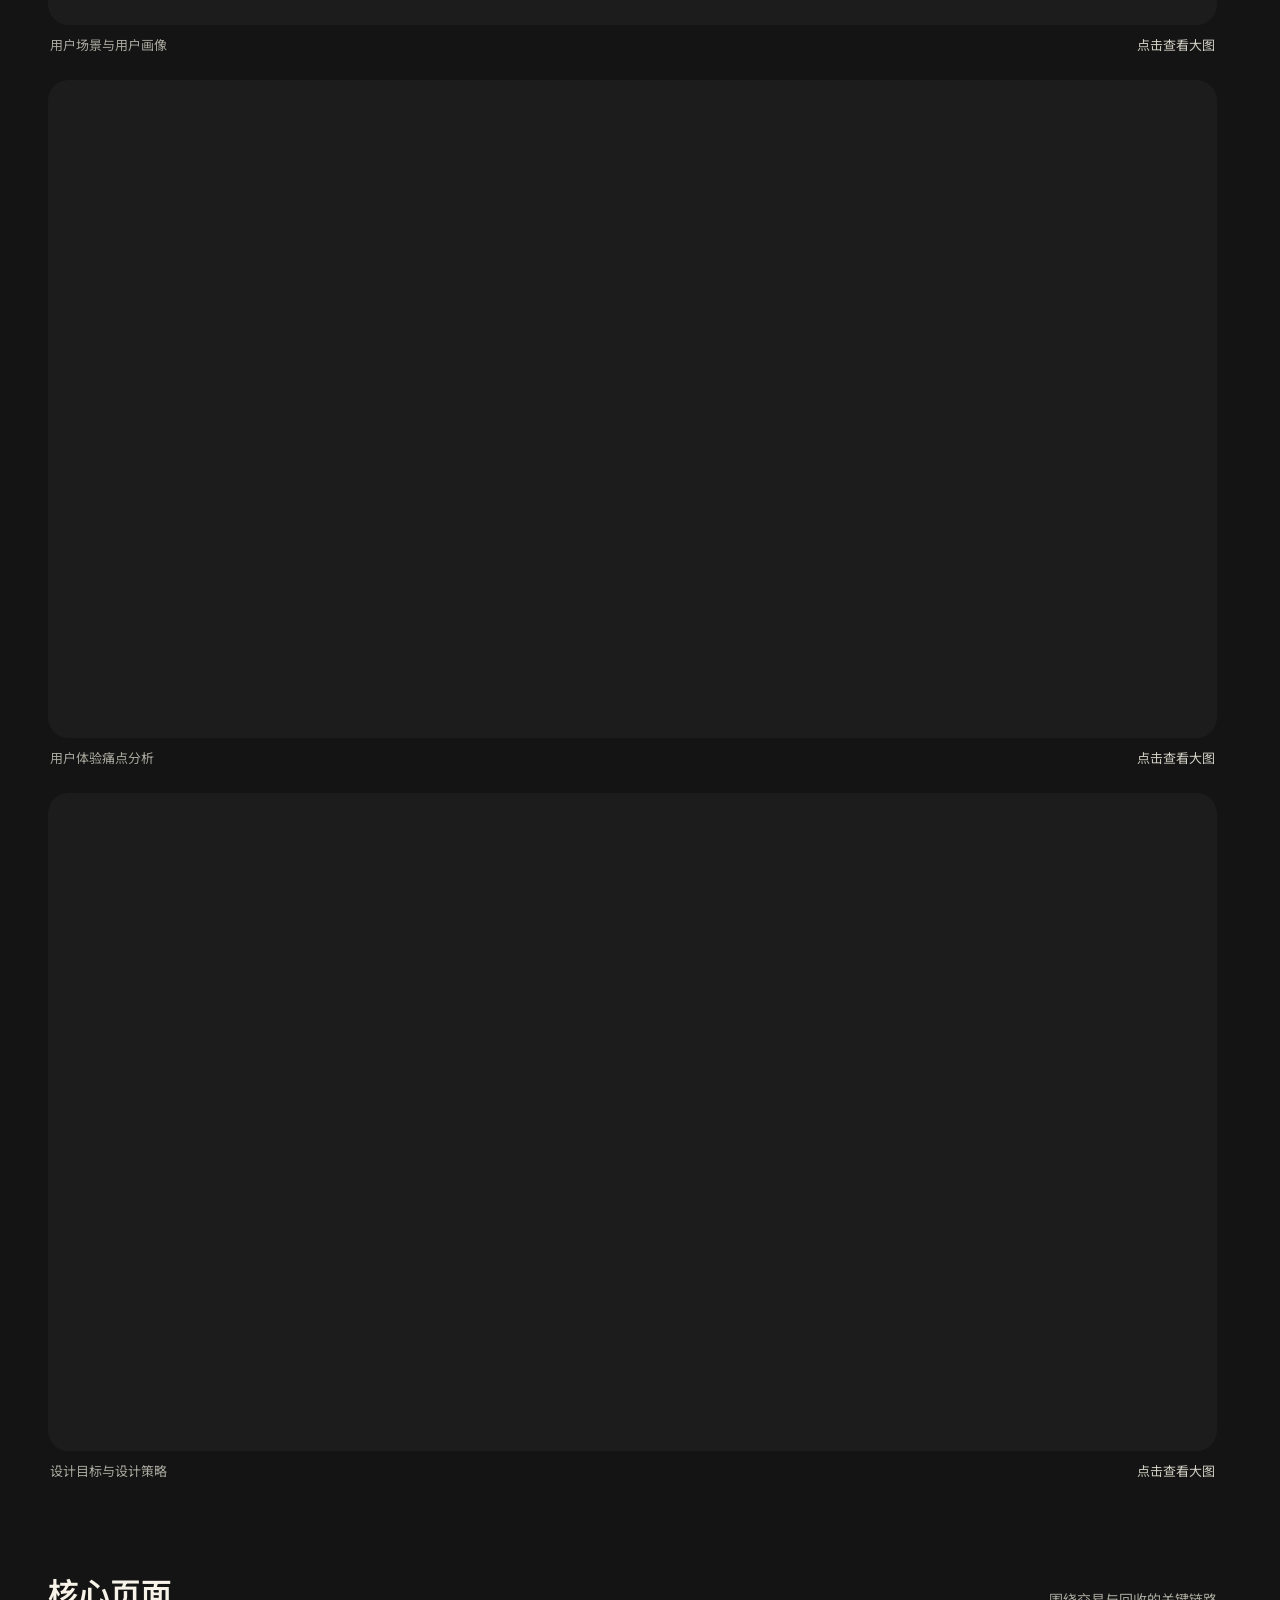
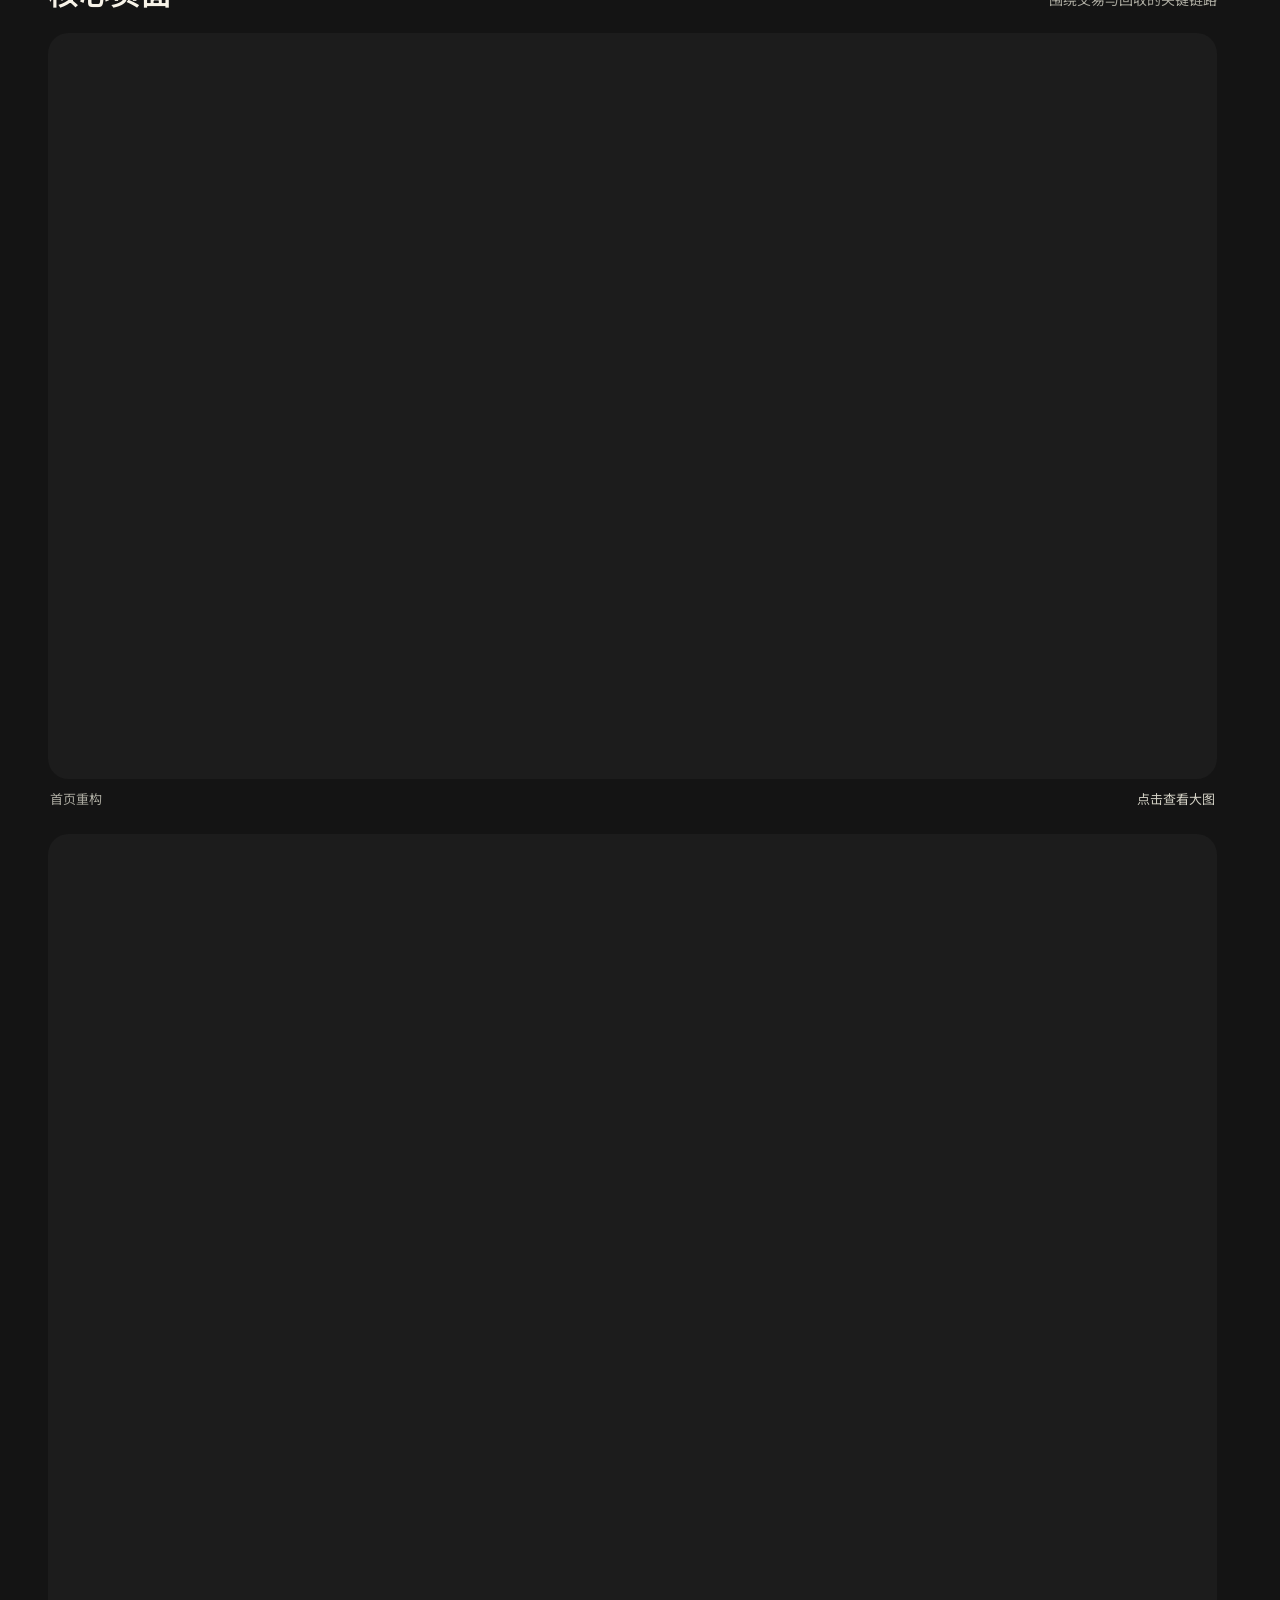
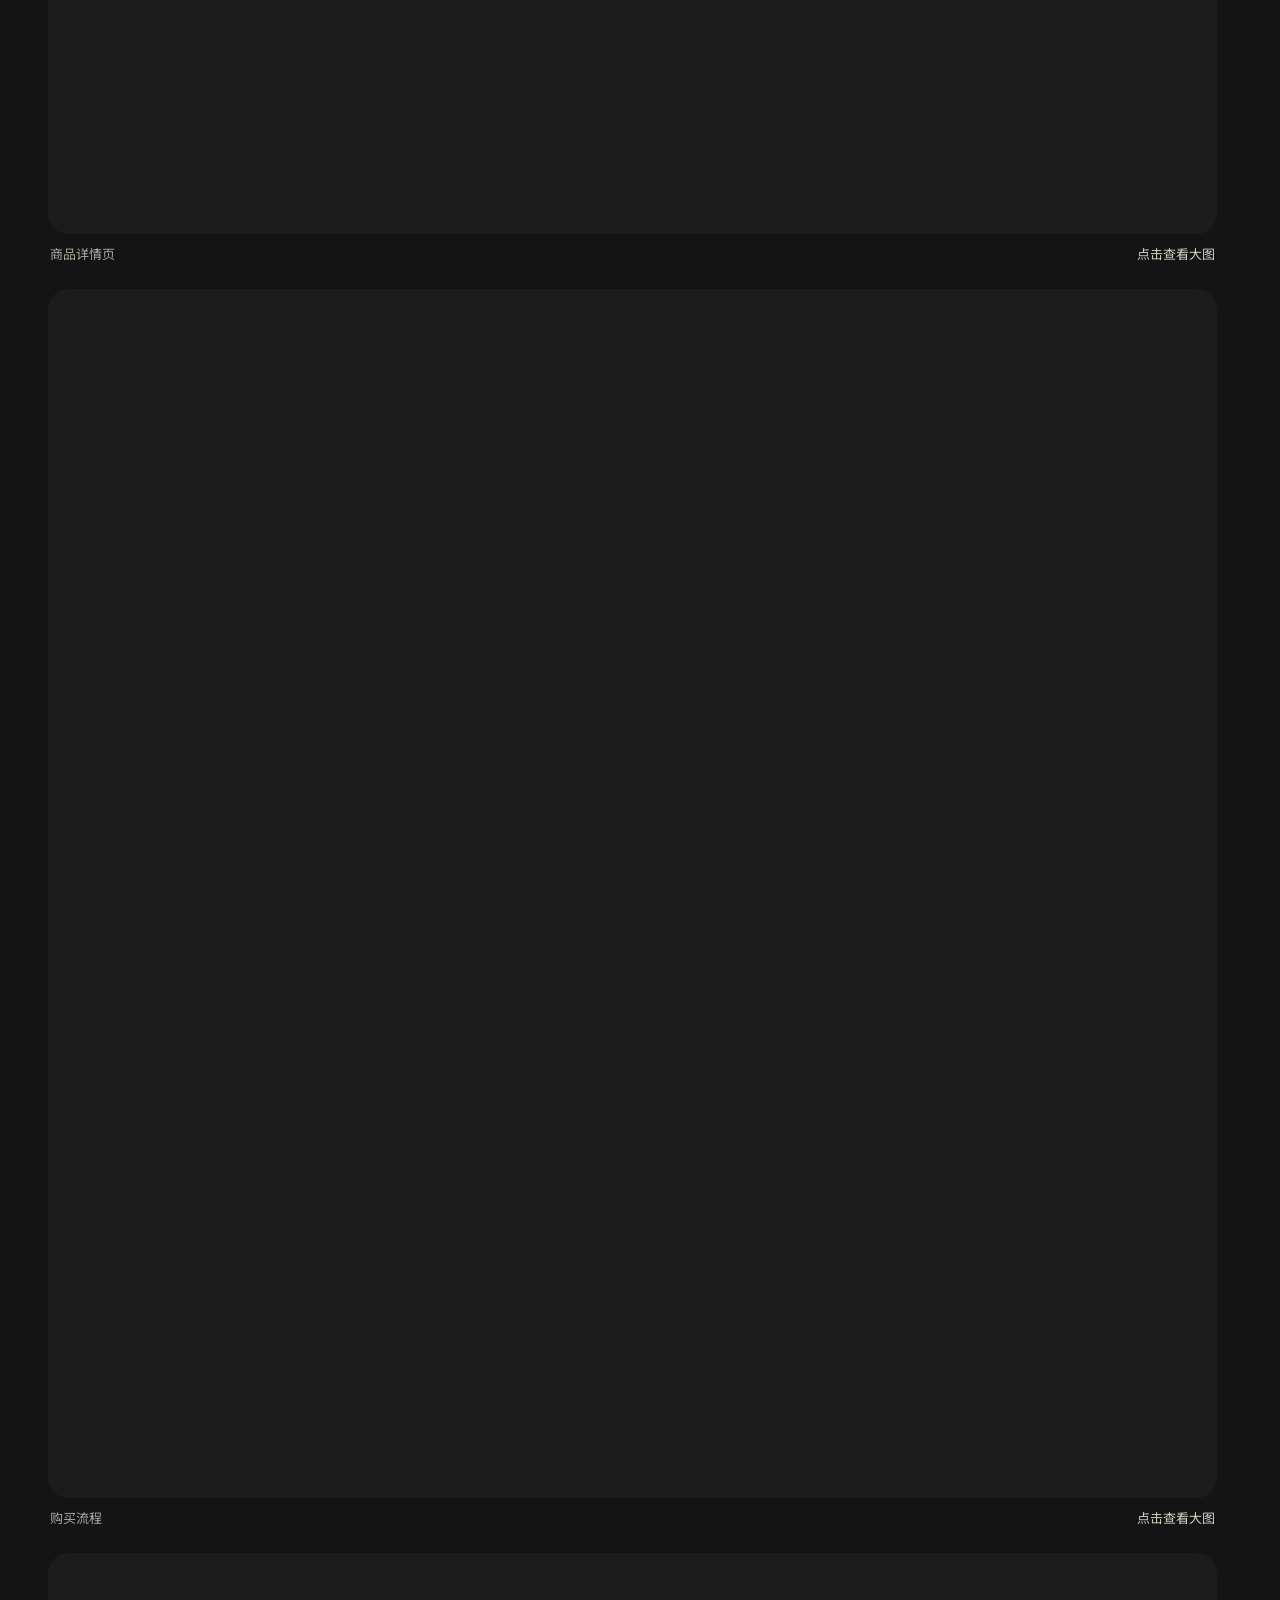
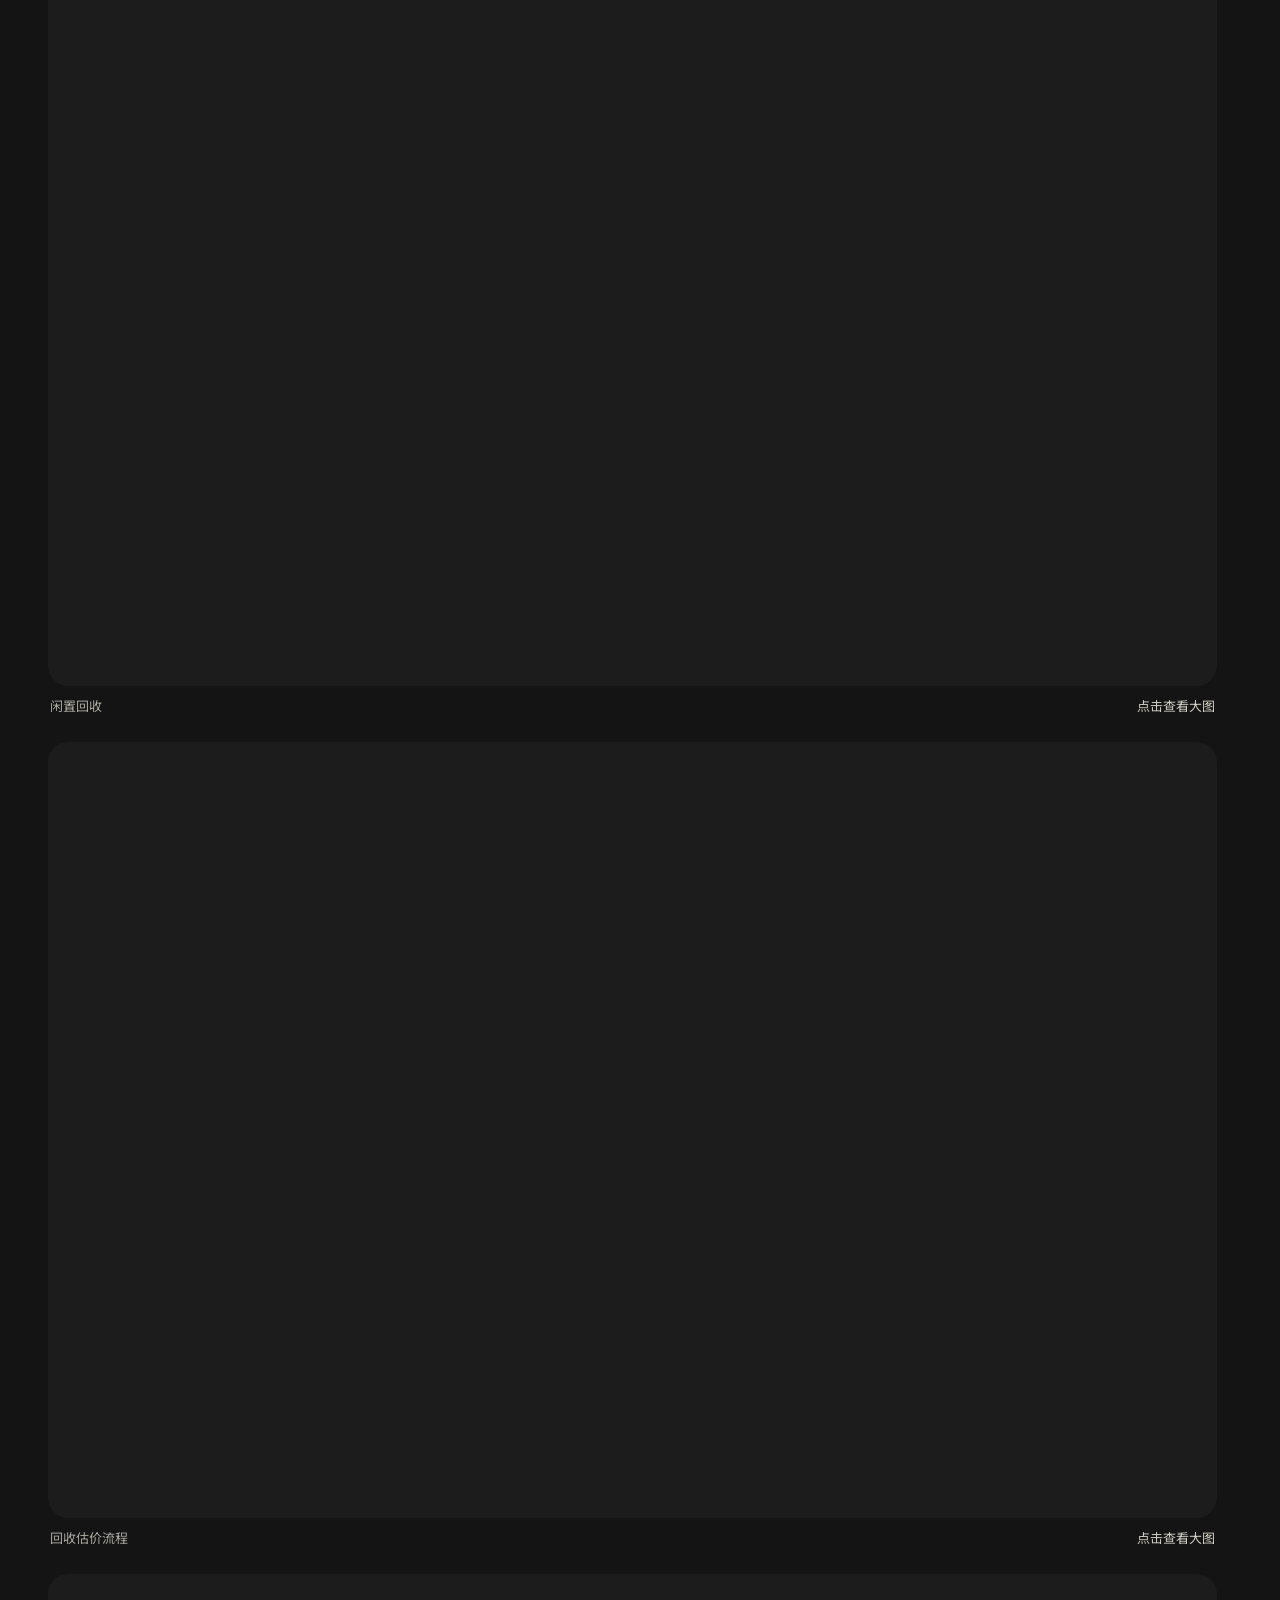
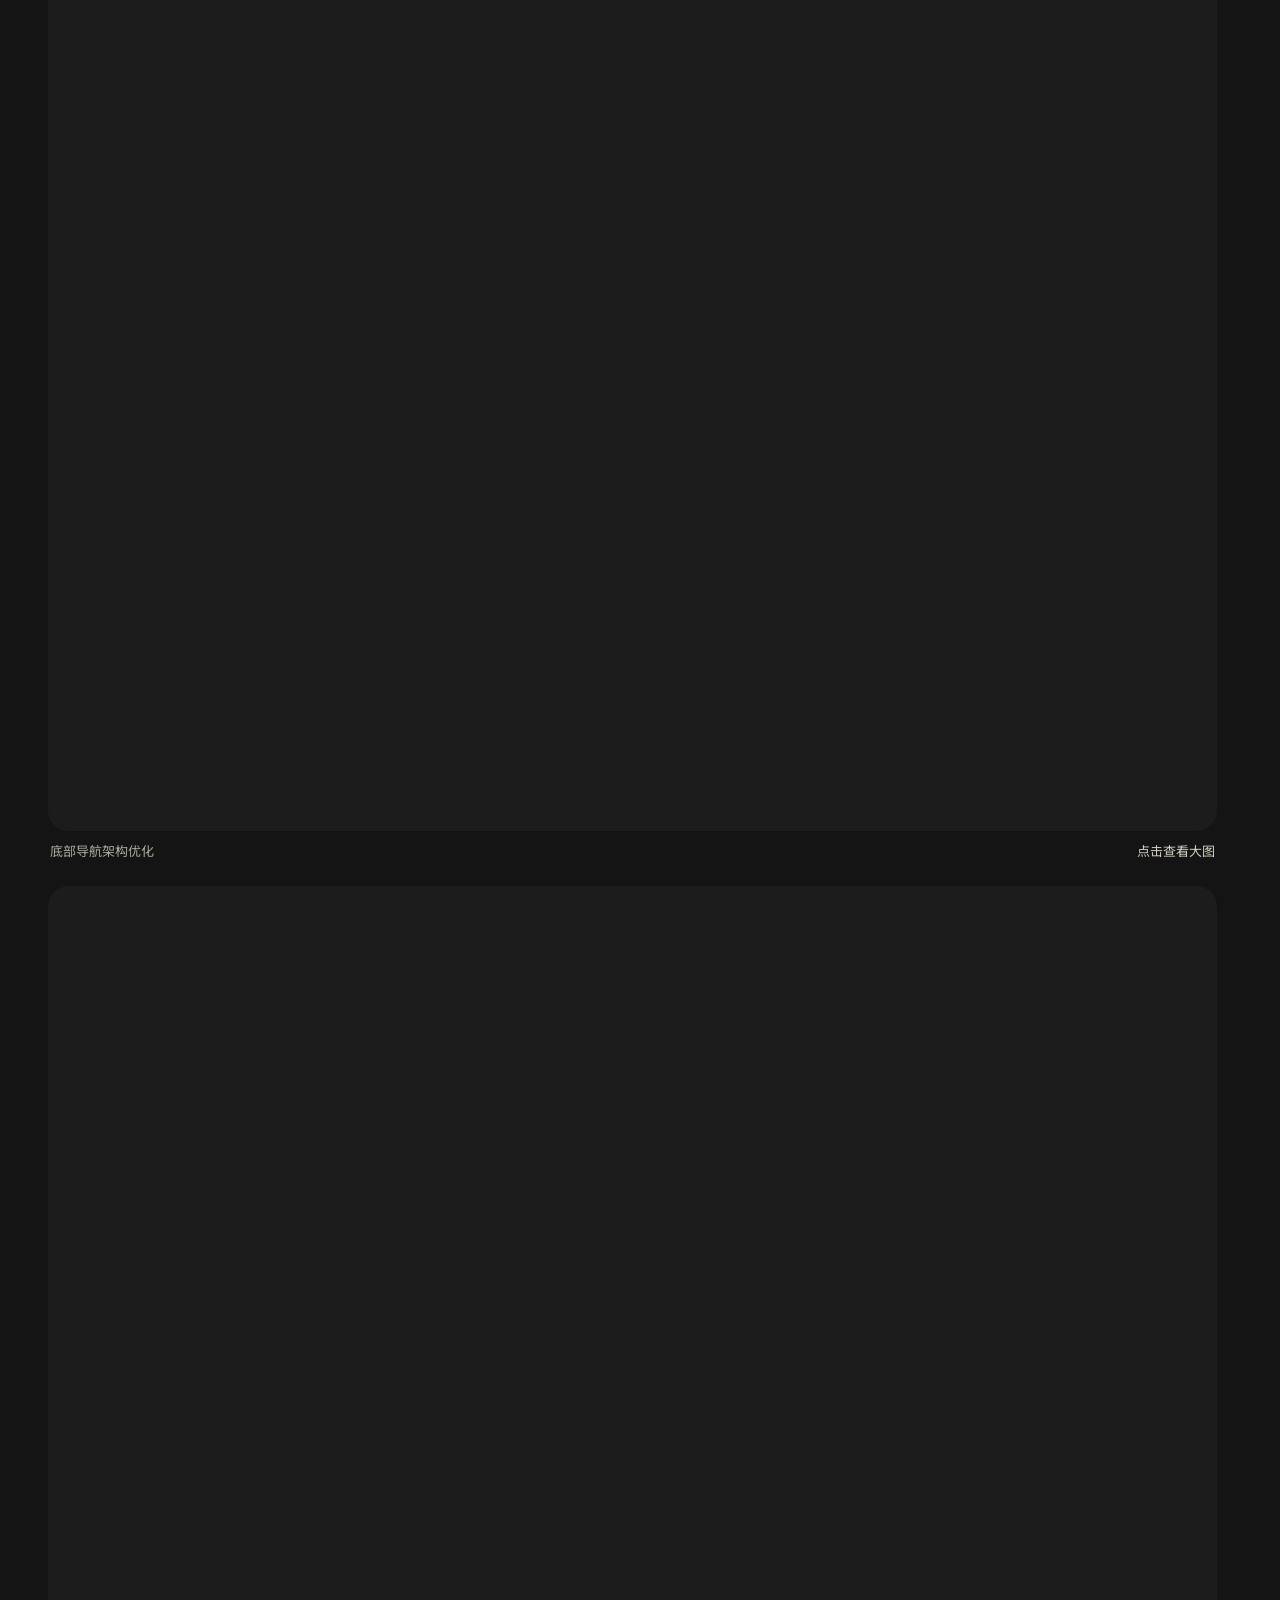
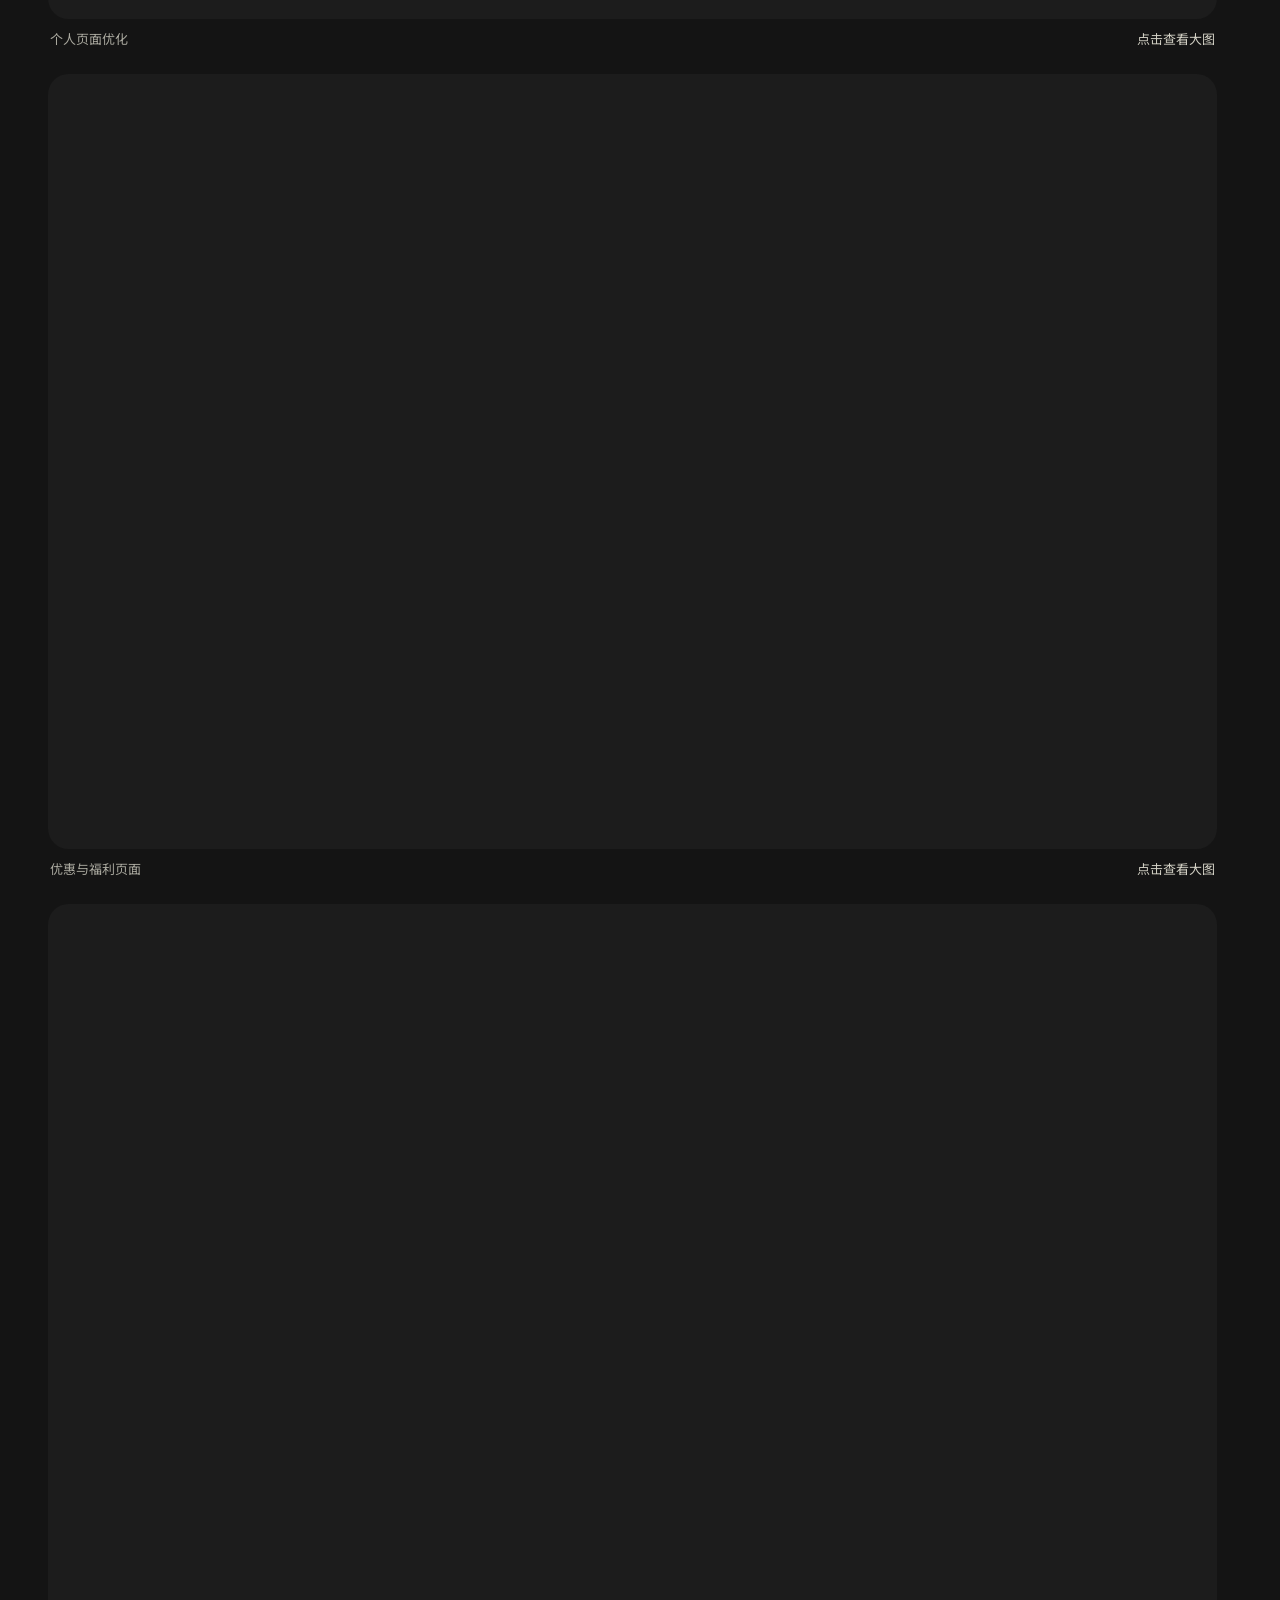
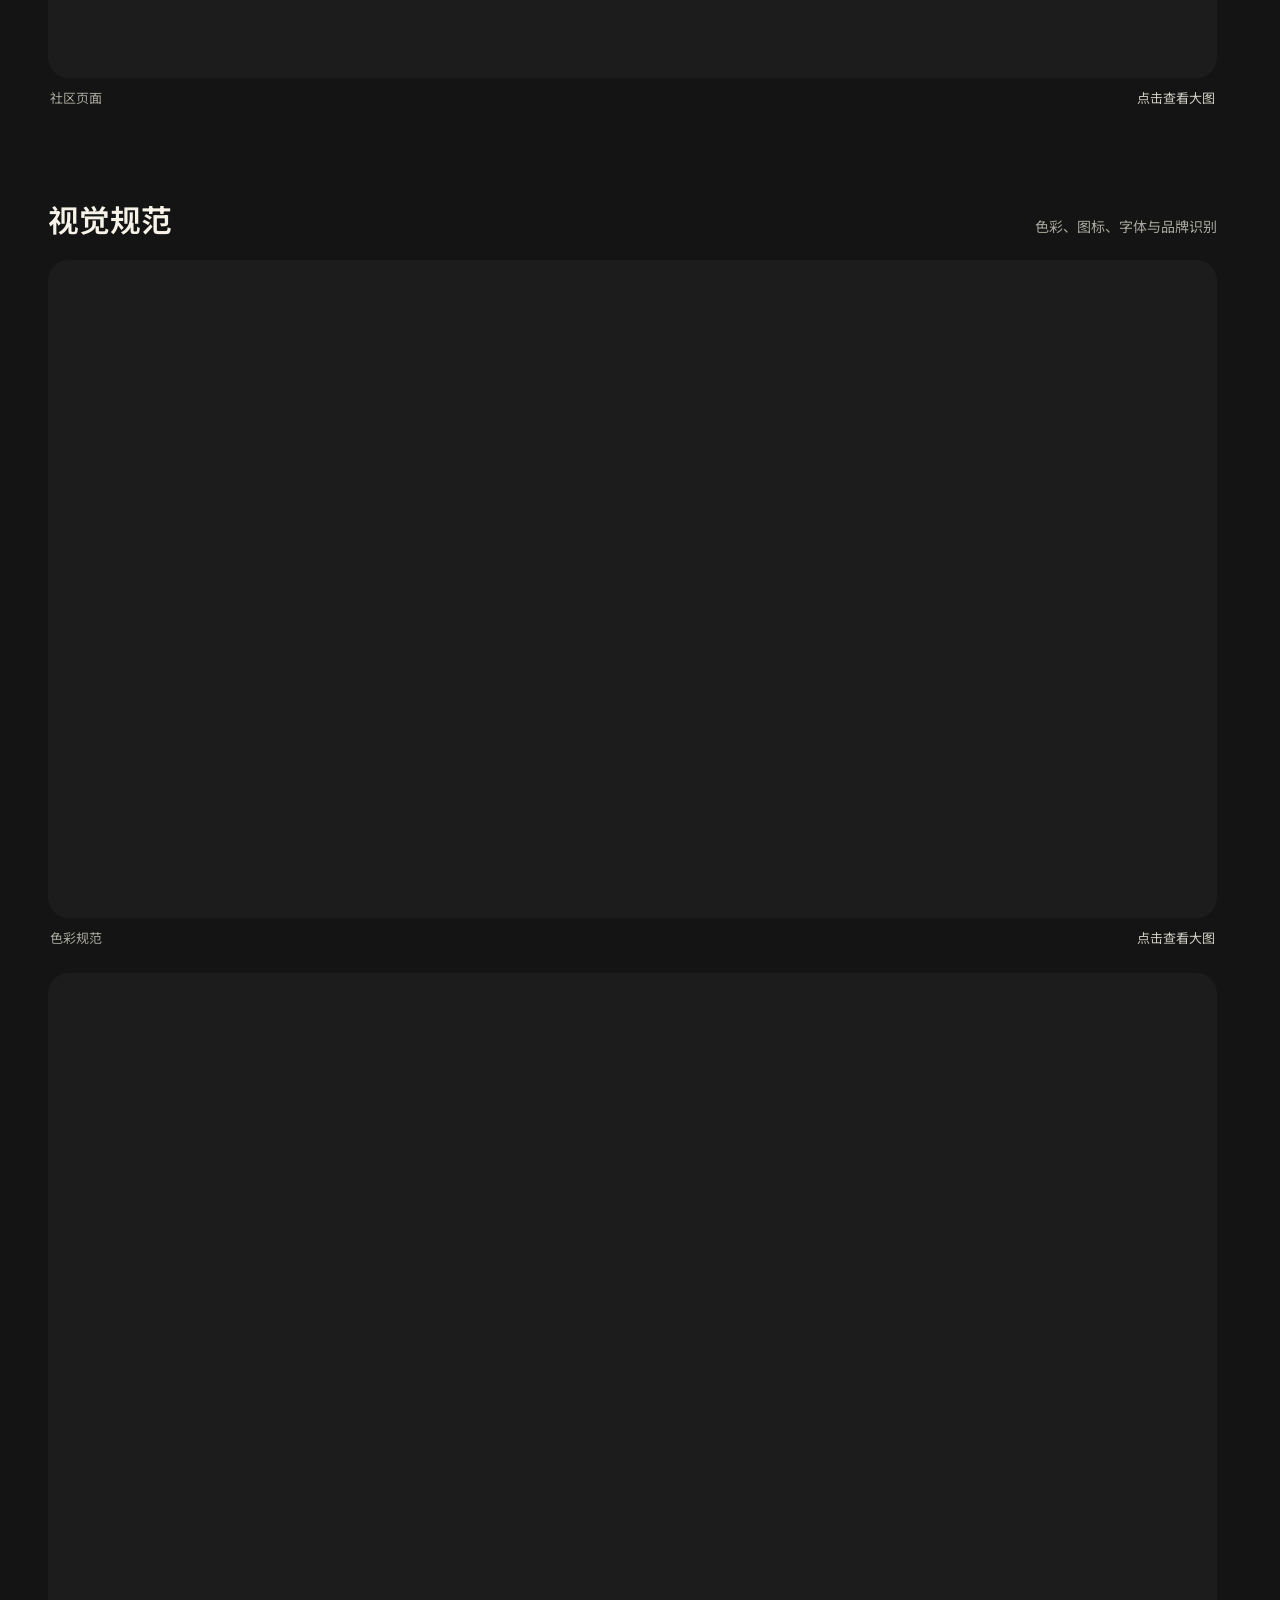
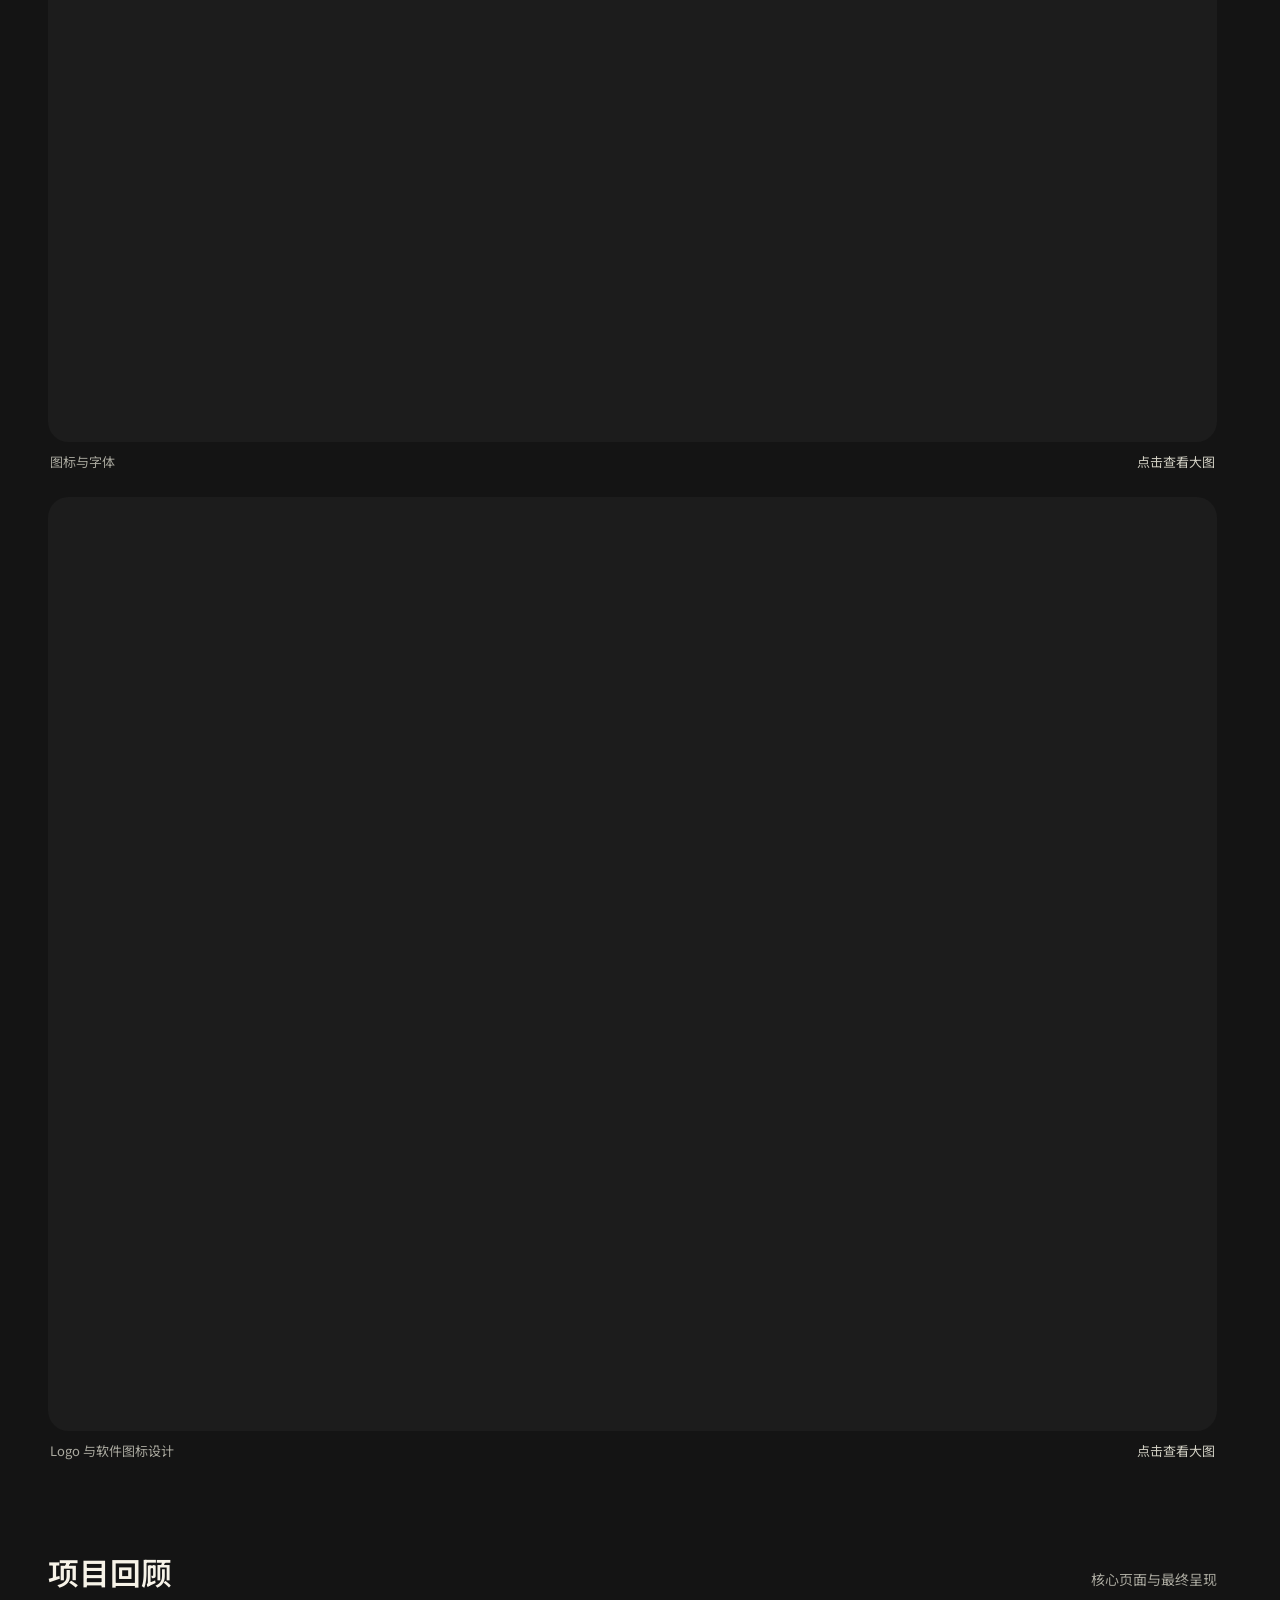
<file: projects/shanxiaobai.html>
<!DOCTYPE html>
<html lang="zh-CN">
<head>
  <meta charset="UTF-8">
  <meta name="viewport" content="width=device-width, initial-scale=1">
  <meta name="theme-color" content="#141414">
  <meta name="description" content="石思雨 UI/UX 作品：闪小白 APP。围绕二手购机、闲置回收与服务体验，展示用户研究、流程优化、界面设计及视觉规范。">
  <title>闪小白 APP · 项目详情 — 石思雨作品集</title>
  <link rel="icon" href="data:image/svg+xml,%3Csvg xmlns='http://www.w3.org/2000/svg' viewBox='0 0 64 64'%3E%3Crect width='64' height='64' rx='16' fill='%23ffdd00'/%3E%3Ctext x='32' y='44' text-anchor='middle' font-size='40' font-weight='bold' fill='%23141414'%3ES%3C/text%3E%3C/svg%3E">
  <link rel="stylesheet" href="../assets/css/noto-sans-sc.css">
  <link rel="stylesheet" href="../assets/css/project-detail.css?v=20261119-cases1">
</head>
<body id="top">
  <a class="case-skip" href="#main-content">跳到作品内容</a>
  <header class="project-header">
    <div class="project-header__inner case-container">
      <a class="project-header__brand" href="../index.html#projects" aria-label="石思雨作品集首页"><strong>SHISY</strong><span>UI/UX PORTFOLIO</span></a>
      <a class="project-header__back" href="../index.html#projects">返回作品</a>
    </div>
    <nav class="case-nav case-container" aria-label="项目章节">
      <a href="#overview">项目概览</a>
      <a href="#research">前期调研</a>
      <a href="#experience">核心页面</a>
      <a href="#visual">视觉规范</a>
      <a href="#recap">项目回顾</a>
    </nav>
  </header>
  <main class="case-container" id="main-content">
    <div class="case-intro">
      <span class="case-intro__eyebrow">UI/UX DESIGN · SHAN XIAOBAI</span>
      <h1>闪小白 <span>APP</span></h1>
      <p class="case-intro__lead">让二手交易更专业、更高效、更易用。</p>
      <div class="case-tags" aria-label="项目方向"><span>二手交易</span><span>体验改版</span><span>AI 辅助研究</span></div>
    </div>
    <section class="case-chapter case-chapter--overview" id="overview" aria-labelledby="heading-overview">
      <div class="case-chapter__heading"><h2 id="heading-overview">项目概览</h2><p>二手购机、闲置回收与服务体验</p></div>
      <figure class="case-slide">
        <a class="case-slide__open" href="../assets/projects/shanxiaobai/04-full.webp" target="_blank" rel="noopener" data-gallery-index="0" data-title="项目概览" aria-label="放大查看：项目概览">
          <img src="../assets/projects/shanxiaobai/04-large.webp" srcset="../assets/projects/shanxiaobai/04-small.webp 960w, ../assets/projects/shanxiaobai/04-large.webp 1920w" sizes="(max-width: 720px) calc(100vw - 32px), (max-width: 1440px) 92vw, 1320px" width="1920" height="1080" alt="闪小白 APP：项目概览作品展示" fetchpriority="high" loading="eager" decoding="async">
        </a>
        <figcaption><span>项目概览</span><span aria-hidden="true">点击查看大图</span></figcaption>
      </figure>
    </section>
    <section class="case-chapter" id="research" aria-labelledby="heading-research">
      <div class="case-chapter__heading"><h2 id="heading-research">前期调研</h2><p>从用户场景出发，明确设计方向</p></div>
      <figure class="case-slide">
        <a class="case-slide__open" href="../assets/projects/shanxiaobai/05-full.webp" target="_blank" rel="noopener" data-gallery-index="1" data-title="AI 辅助设计研究" aria-label="放大查看：AI 辅助设计研究">
          <img src="../assets/projects/shanxiaobai/05-large.webp" srcset="../assets/projects/shanxiaobai/05-small.webp 960w, ../assets/projects/shanxiaobai/05-large.webp 1920w" sizes="(max-width: 720px) calc(100vw - 32px), (max-width: 1440px) 92vw, 1320px" width="1920" height="1516" alt="闪小白 APP：AI 辅助设计研究作品展示" loading="lazy" decoding="async">
        </a>
        <figcaption><span>AI 辅助设计研究</span><span aria-hidden="true">点击查看大图</span></figcaption>
      </figure>
      <figure class="case-slide">
        <a class="case-slide__open" href="../assets/projects/shanxiaobai/06-full.webp" target="_blank" rel="noopener" data-gallery-index="2" data-title="用户场景与用户画像" aria-label="放大查看：用户场景与用户画像">
          <img src="../assets/projects/shanxiaobai/06-large.webp" srcset="../assets/projects/shanxiaobai/06-small.webp 960w, ../assets/projects/shanxiaobai/06-large.webp 1920w" sizes="(max-width: 720px) calc(100vw - 32px), (max-width: 1440px) 92vw, 1320px" width="1920" height="1425" alt="闪小白 APP：用户场景与用户画像作品展示" loading="lazy" decoding="async">
        </a>
        <figcaption><span>用户场景与用户画像</span><span aria-hidden="true">点击查看大图</span></figcaption>
      </figure>
      <figure class="case-slide">
        <a class="case-slide__open" href="../assets/projects/shanxiaobai/07-full.webp" target="_blank" rel="noopener" data-gallery-index="3" data-title="用户体验痛点分析" aria-label="放大查看：用户体验痛点分析">
          <img src="../assets/projects/shanxiaobai/07-large.webp" srcset="../assets/projects/shanxiaobai/07-small.webp 960w, ../assets/projects/shanxiaobai/07-large.webp 1920w" sizes="(max-width: 720px) calc(100vw - 32px), (max-width: 1440px) 92vw, 1320px" width="1920" height="1080" alt="闪小白 APP：用户体验痛点分析作品展示" loading="lazy" decoding="async">
        </a>
        <figcaption><span>用户体验痛点分析</span><span aria-hidden="true">点击查看大图</span></figcaption>
      </figure>
      <figure class="case-slide">
        <a class="case-slide__open" href="../assets/projects/shanxiaobai/08-full.webp" target="_blank" rel="noopener" data-gallery-index="4" data-title="设计目标与设计策略" aria-label="放大查看：设计目标与设计策略">
          <img src="../assets/projects/shanxiaobai/08-large.webp" srcset="../assets/projects/shanxiaobai/08-small.webp 960w, ../assets/projects/shanxiaobai/08-large.webp 1920w" sizes="(max-width: 720px) calc(100vw - 32px), (max-width: 1440px) 92vw, 1320px" width="1920" height="1080" alt="闪小白 APP：设计目标与设计策略作品展示" loading="lazy" decoding="async">
        </a>
        <figcaption><span>设计目标与设计策略</span><span aria-hidden="true">点击查看大图</span></figcaption>
      </figure>
    </section>
    <section class="case-chapter" id="experience" aria-labelledby="heading-experience">
      <div class="case-chapter__heading"><h2 id="heading-experience">核心页面</h2><p>围绕交易与回收的关键链路</p></div>
      <figure class="case-slide">
        <a class="case-slide__open" href="../assets/projects/shanxiaobai/09-full.webp" target="_blank" rel="noopener" data-gallery-index="5" data-title="首页重构" aria-label="放大查看：首页重构">
          <img src="../assets/projects/shanxiaobai/09-large.webp" srcset="../assets/projects/shanxiaobai/09-small.webp 960w, ../assets/projects/shanxiaobai/09-large.webp 1920w" sizes="(max-width: 720px) calc(100vw - 32px), (max-width: 1440px) 92vw, 1320px" width="1920" height="1226" alt="闪小白 APP：首页重构作品展示" loading="lazy" decoding="async">
        </a>
        <figcaption><span>首页重构</span><span aria-hidden="true">点击查看大图</span></figcaption>
      </figure>
      <figure class="case-slide">
        <a class="case-slide__open" href="../assets/projects/shanxiaobai/10-full.webp" target="_blank" rel="noopener" data-gallery-index="6" data-title="商品详情页" aria-label="放大查看：商品详情页">
          <img src="../assets/projects/shanxiaobai/10-large.webp" srcset="../assets/projects/shanxiaobai/10-small.webp 960w, ../assets/projects/shanxiaobai/10-large.webp 1920w" sizes="(max-width: 720px) calc(100vw - 32px), (max-width: 1440px) 92vw, 1320px" width="1920" height="1642" alt="闪小白 APP：商品详情页作品展示" loading="lazy" decoding="async">
        </a>
        <figcaption><span>商品详情页</span><span aria-hidden="true">点击查看大图</span></figcaption>
      </figure>
      <figure class="case-slide">
        <a class="case-slide__open" href="../assets/projects/shanxiaobai/11-full.webp" target="_blank" rel="noopener" data-gallery-index="7" data-title="购买流程" aria-label="放大查看：购买流程">
          <img src="../assets/projects/shanxiaobai/11-large.webp" srcset="../assets/projects/shanxiaobai/11-small.webp 960w, ../assets/projects/shanxiaobai/11-large.webp 1920w" sizes="(max-width: 720px) calc(100vw - 32px), (max-width: 1440px) 92vw, 1320px" width="1920" height="1986" alt="闪小白 APP：购买流程作品展示" loading="lazy" decoding="async">
        </a>
        <figcaption><span>购买流程</span><span aria-hidden="true">点击查看大图</span></figcaption>
      </figure>
      <figure class="case-slide">
        <a class="case-slide__open" href="../assets/projects/shanxiaobai/12-full.webp" target="_blank" rel="noopener" data-gallery-index="8" data-title="闲置回收" aria-label="放大查看：闲置回收">
          <img src="../assets/projects/shanxiaobai/12-large.webp" srcset="../assets/projects/shanxiaobai/12-small.webp 960w, ../assets/projects/shanxiaobai/12-large.webp 1920w" sizes="(max-width: 720px) calc(100vw - 32px), (max-width: 1440px) 92vw, 1320px" width="1920" height="1204" alt="闪小白 APP：闲置回收作品展示" loading="lazy" decoding="async">
        </a>
        <figcaption><span>闲置回收</span><span aria-hidden="true">点击查看大图</span></figcaption>
      </figure>
      <figure class="case-slide">
        <a class="case-slide__open" href="../assets/projects/shanxiaobai/13-full.webp" target="_blank" rel="noopener" data-gallery-index="9" data-title="回收估价流程" aria-label="放大查看：回收估价流程">
          <img src="../assets/projects/shanxiaobai/13-large.webp" srcset="../assets/projects/shanxiaobai/13-small.webp 960w, ../assets/projects/shanxiaobai/13-large.webp 1920w" sizes="(max-width: 720px) calc(100vw - 32px), (max-width: 1440px) 92vw, 1320px" width="1920" height="1277" alt="闪小白 APP：回收估价流程作品展示" loading="lazy" decoding="async">
        </a>
        <figcaption><span>回收估价流程</span><span aria-hidden="true">点击查看大图</span></figcaption>
      </figure>
      <figure class="case-slide">
        <a class="case-slide__open" href="../assets/projects/shanxiaobai/14-full.webp" target="_blank" rel="noopener" data-gallery-index="10" data-title="底部导航架构优化" aria-label="放大查看：底部导航架构优化">
          <img src="../assets/projects/shanxiaobai/14-large.webp" srcset="../assets/projects/shanxiaobai/14-small.webp 960w, ../assets/projects/shanxiaobai/14-large.webp 1920w" sizes="(max-width: 720px) calc(100vw - 32px), (max-width: 1440px) 92vw, 1320px" width="1920" height="1408" alt="闪小白 APP：底部导航架构优化作品展示" loading="lazy" decoding="async">
        </a>
        <figcaption><span>底部导航架构优化</span><span aria-hidden="true">点击查看大图</span></figcaption>
      </figure>
      <figure class="case-slide">
        <a class="case-slide__open" href="../assets/projects/shanxiaobai/15-full.webp" target="_blank" rel="noopener" data-gallery-index="11" data-title="个人页面优化" aria-label="放大查看：个人页面优化">
          <img src="../assets/projects/shanxiaobai/15-large.webp" srcset="../assets/projects/shanxiaobai/15-small.webp 960w, ../assets/projects/shanxiaobai/15-large.webp 1920w" sizes="(max-width: 720px) calc(100vw - 32px), (max-width: 1440px) 92vw, 1320px" width="1920" height="1204" alt="闪小白 APP：个人页面优化作品展示" loading="lazy" decoding="async">
        </a>
        <figcaption><span>个人页面优化</span><span aria-hidden="true">点击查看大图</span></figcaption>
      </figure>
      <figure class="case-slide">
        <a class="case-slide__open" href="../assets/projects/shanxiaobai/16-full.webp" target="_blank" rel="noopener" data-gallery-index="12" data-title="优惠与福利页面" aria-label="放大查看：优惠与福利页面">
          <img src="../assets/projects/shanxiaobai/16-large.webp" srcset="../assets/projects/shanxiaobai/16-small.webp 960w, ../assets/projects/shanxiaobai/16-large.webp 1920w" sizes="(max-width: 720px) calc(100vw - 32px), (max-width: 1440px) 92vw, 1320px" width="1920" height="1271" alt="闪小白 APP：优惠与福利页面作品展示" loading="lazy" decoding="async">
        </a>
        <figcaption><span>优惠与福利页面</span><span aria-hidden="true">点击查看大图</span></figcaption>
      </figure>
      <figure class="case-slide">
        <a class="case-slide__open" href="../assets/projects/shanxiaobai/17-full.webp" target="_blank" rel="noopener" data-gallery-index="13" data-title="社区页面" aria-label="放大查看：社区页面">
          <img src="../assets/projects/shanxiaobai/17-large.webp" srcset="../assets/projects/shanxiaobai/17-small.webp 960w, ../assets/projects/shanxiaobai/17-large.webp 1920w" sizes="(max-width: 720px) calc(100vw - 32px), (max-width: 1440px) 92vw, 1320px" width="1920" height="1271" alt="闪小白 APP：社区页面作品展示" loading="lazy" decoding="async">
        </a>
        <figcaption><span>社区页面</span><span aria-hidden="true">点击查看大图</span></figcaption>
      </figure>
    </section>
    <section class="case-chapter" id="visual" aria-labelledby="heading-visual">
      <div class="case-chapter__heading"><h2 id="heading-visual">视觉规范</h2><p>色彩、图标、字体与品牌识别</p></div>
      <figure class="case-slide">
        <a class="case-slide__open" href="../assets/projects/shanxiaobai/18-full.webp" target="_blank" rel="noopener" data-gallery-index="14" data-title="色彩规范" aria-label="放大查看：色彩规范">
          <img src="../assets/projects/shanxiaobai/18-large.webp" srcset="../assets/projects/shanxiaobai/18-small.webp 960w, ../assets/projects/shanxiaobai/18-large.webp 1920w" sizes="(max-width: 720px) calc(100vw - 32px), (max-width: 1440px) 92vw, 1320px" width="1920" height="1080" alt="闪小白 APP：色彩规范作品展示" loading="lazy" decoding="async">
        </a>
        <figcaption><span>色彩规范</span><span aria-hidden="true">点击查看大图</span></figcaption>
      </figure>
      <figure class="case-slide">
        <a class="case-slide__open" href="../assets/projects/shanxiaobai/19-full.webp" target="_blank" rel="noopener" data-gallery-index="15" data-title="图标与字体" aria-label="放大查看：图标与字体">
          <img src="../assets/projects/shanxiaobai/19-large.webp" srcset="../assets/projects/shanxiaobai/19-small.webp 960w, ../assets/projects/shanxiaobai/19-large.webp 1920w" sizes="(max-width: 720px) calc(100vw - 32px), (max-width: 1440px) 92vw, 1320px" width="1920" height="1755" alt="闪小白 APP：图标与字体作品展示" loading="lazy" decoding="async">
        </a>
        <figcaption><span>图标与字体</span><span aria-hidden="true">点击查看大图</span></figcaption>
      </figure>
      <figure class="case-slide">
        <a class="case-slide__open" href="../assets/projects/shanxiaobai/20-full.webp" target="_blank" rel="noopener" data-gallery-index="16" data-title="Logo 与软件图标设计" aria-label="放大查看：Logo 与软件图标设计">
          <img src="../assets/projects/shanxiaobai/20-large.webp" srcset="../assets/projects/shanxiaobai/20-small.webp 960w, ../assets/projects/shanxiaobai/20-large.webp 1920w" sizes="(max-width: 720px) calc(100vw - 32px), (max-width: 1440px) 92vw, 1320px" width="1920" height="1534" alt="闪小白 APP：Logo 与软件图标设计作品展示" loading="lazy" decoding="async">
        </a>
        <figcaption><span>Logo 与软件图标设计</span><span aria-hidden="true">点击查看大图</span></figcaption>
      </figure>
    </section>
    <section class="case-chapter" id="recap" aria-labelledby="heading-recap">
      <div class="case-chapter__heading"><h2 id="heading-recap">项目回顾</h2><p>核心页面与最终呈现</p></div>
      <figure class="case-slide">
        <a class="case-slide__open" href="../assets/projects/shanxiaobai/21-full.webp" target="_blank" rel="noopener" data-gallery-index="17" data-title="项目回顾" aria-label="放大查看：项目回顾">
          <img src="../assets/projects/shanxiaobai/21-large.webp" srcset="../assets/projects/shanxiaobai/21-small.webp 960w, ../assets/projects/shanxiaobai/21-large.webp 1920w" sizes="(max-width: 720px) calc(100vw - 32px), (max-width: 1440px) 92vw, 1320px" width="1920" height="1518" alt="闪小白 APP：项目回顾作品展示" loading="lazy" decoding="async">
        </a>
        <figcaption><span>项目回顾</span><span aria-hidden="true">点击查看大图</span></figcaption>
      </figure>
    </section>
    <footer class="case-end">
      <p>感谢浏览 · 石思雨 UI/UX 作品集</p>
      <div class="case-end__links"><a class="case-end__primary" href="../index.html#projects">查看其他作品</a><a class="case-end__top" href="#top">回到顶部</a></div>
    </footer>
  </main>
  <dialog class="viewer" id="image-viewer" aria-labelledby="viewer-title">
    <div class="viewer__toolbar">
      <h2 class="viewer__title" id="viewer-title">查看项目图片</h2>
      <div class="viewer__actions"><button type="button" data-zoom aria-pressed="false">放大细节</button><button type="button" data-close aria-label="关闭大图">关闭</button></div>
    </div>
    <div class="viewer__stage" tabindex="0" aria-label="图片查看区域，放大后可滚动或拖动"><img class="viewer__image" alt="" decoding="async" draggable="false"></div>
    <div class="viewer__footer">
      <div class="viewer__paging"><button type="button" data-previous>上一张</button><button type="button" data-next>下一张</button></div>
      <p class="viewer__status" role="status" aria-live="polite"></p>
      <a class="viewer__save" download>保存图片</a>
    </div>
  </dialog>
  <script src="../assets/js/project-detail.js?v=20261119-cases1" defer></script>
</body>
</html>
</file>
<file: assets/css/noto-sans-sc.css>
@font-face {
  font-family: 'Noto Sans SC';
  font-style: normal;
  font-weight: 100 900;
  font-display: swap;
  src: url(../fonts/noto-sans-sc/k3kXo84MPvpLmixcA63oeALhLOCT-xWNm8Hqd37g1OkDRZe7lR4sg1IzSy-MNbE9VH8V.4.woff2) format('woff2');
  unicode-range: U+1f1e9-1f1f5, U+1f1f7-1f1ff, U+1f21a, U+1f232, U+1f234-1f237, U+1f250-1f251, U+1f300, U+1f302-1f308, U+1f30a-1f311, U+1f315, U+1f319-1f320, U+1f324, U+1f327, U+1f32a, U+1f32c-1f32d, U+1f330-1f357, U+1f359-1f37e;
}
@font-face {
  font-family: 'Noto Sans SC';
  font-style: normal;
  font-weight: 100 900;
  font-display: swap;
  src: url(../fonts/noto-sans-sc/k3kXo84MPvpLmixcA63oeALhLOCT-xWNm8Hqd37g1OkDRZe7lR4sg1IzSy-MNbE9VH8V.5.woff2) format('woff2');
  unicode-range: U+fee3, U+fef3, U+ff03-ff04, U+ff07, U+ff0a, U+ff17-ff19, U+ff1c-ff1d, U+ff20-ff3a, U+ff3c, U+ff3e-ff5b, U+ff5d, U+ff61-ff65, U+ff67-ff6a, U+ff6c, U+ff6f-ff78, U+ff7a-ff7d, U+ff80-ff84, U+ff86, U+ff89-ff8e, U+ff92, U+ff97-ff9b, U+ff9d-ff9f, U+ffe0-ffe4, U+ffe6, U+ffe9, U+ffeb, U+ffed, U+fffc, U+1f004, U+1f170-1f171, U+1f192-1f195, U+1f198-1f19a, U+1f1e6-1f1e8;
}
@font-face {
  font-family: 'Noto Sans SC';
  font-style: normal;
  font-weight: 100 900;
  font-display: swap;
  src: url(../fonts/noto-sans-sc/k3kXo84MPvpLmixcA63oeALhLOCT-xWNm8Hqd37g1OkDRZe7lR4sg1IzSy-MNbE9VH8V.6.woff2) format('woff2');
  unicode-range: U+f0a7, U+f0b2, U+f0b7, U+f0c9, U+f0d8, U+f0da, U+f0dc-f0dd, U+f0e0, U+f0e6, U+f0eb, U+f0fc, U+f101, U+f104-f105, U+f107, U+f10b, U+f11b, U+f14b, U+f18a, U+f193, U+f1d6-f1d7, U+f244, U+f27a, U+f296, U+f2ae, U+f471, U+f4b3, U+f610-f611, U+f880-f881, U+f8ec, U+f8f5, U+f8ff, U+f901, U+f90a, U+f92c-f92d, U+f934, U+f937, U+f941, U+f965, U+f967, U+f969, U+f96b, U+f96f, U+f974, U+f978-f979, U+f97e, U+f981, U+f98a, U+f98e, U+f997, U+f99c, U+f9b2, U+f9b5, U+f9ba, U+f9be, U+f9ca, U+f9d0-f9d1, U+f9dd, U+f9e0-f9e1, U+f9e4, U+f9f7, U+fa00-fa01, U+fa08, U+fa0a, U+fa11, U+fb01-fb02, U+fdfc, U+fe0e, U+fe30-fe31, U+fe33-fe44, U+fe49-fe52, U+fe54-fe57, U+fe59-fe66, U+fe68-fe6b, U+fe8e, U+fe92-fe93, U+feae, U+feb8, U+fecb-fecc, U+fee0;
}
@font-face {
  font-family: 'Noto Sans SC';
  font-style: normal;
  font-weight: 100 900;
  font-display: swap;
  src: url(../fonts/noto-sans-sc/k3kXo84MPvpLmixcA63oeALhLOCT-xWNm8Hqd37g1OkDRZe7lR4sg1IzSy-MNbE9VH8V.21.woff2) format('woff2');
  unicode-range: U+9f83, U+9f85-9f8d, U+9f90-9f91, U+9f94-9f96, U+9f98, U+9f9b-9f9c, U+9f9e, U+9fa0, U+9fa2, U+9ff0-9fff, U+a001, U+a007, U+a025, U+a046-a047, U+a057, U+a072, U+a078-a079, U+a083, U+a085, U+a100, U+a118, U+a132, U+a134, U+a1f4, U+a242, U+a4a6, U+a4aa, U+a4b0-a4b1, U+a4b3, U+a9c1-a9c2, U+ac00-ac01, U+ac04, U+ac08, U+ac10-ac11, U+ac13-ac16, U+ac19, U+ac1c-ac1d, U+ac24, U+ac70-ac71, U+ac74, U+ac77-ac78, U+ac80-ac81, U+ac83, U+ac8c, U+ac90, U+ac9f-aca0, U+aca8-aca9, U+acac, U+acb0, U+acbd, U+acc1, U+acc4, U+ace0-ace1, U+ace4, U+ace8, U+acf3, U+acf5, U+acfc-acfd, U+ad00, U+ad0c, U+ad11, U+ad1c, U+ad34, U+ad50, U+ad64, U+ad6c, U+ad70, U+ad74, U+ad7f, U+ad81, U+ad8c, U+adc0, U+adc8, U+addc, U+ade0, U+adf8-adf9, U+adfc, U+ae00, U+ae08-ae09, U+ae0b, U+ae30, U+ae34, U+ae38, U+ae40, U+ae4a, U+ae4c, U+ae54, U+ae68, U+aebc, U+aed8, U+af2c-af2d;
}
@font-face {
  font-family: 'Noto Sans SC';
  font-style: normal;
  font-weight: 100 900;
  font-display: swap;
  src: url(../fonts/noto-sans-sc/k3kXo84MPvpLmixcA63oeALhLOCT-xWNm8Hqd37g1OkDRZe7lR4sg1IzSy-MNbE9VH8V.22.woff2) format('woff2');
  unicode-range: U+9e30-9e33, U+9e35-9e3b, U+9e3e, U+9e40-9e44, U+9e46-9e4e, U+9e51, U+9e53, U+9e55-9e58, U+9e5a-9e5c, U+9e5e-9e63, U+9e66-9e6e, U+9e71, U+9e73, U+9e75, U+9e78-9e79, U+9e7c-9e7e, U+9e82, U+9e86-9e88, U+9e8b-9e8c, U+9e90-9e91, U+9e93, U+9e95, U+9e97, U+9e9d, U+9ea4-9ea5, U+9ea9-9eaa, U+9eb4-9eb5, U+9eb8-9eba, U+9ebc-9ebf, U+9ec3, U+9ec9, U+9ecd, U+9ed0, U+9ed2-9ed3, U+9ed5-9ed6, U+9ed9, U+9edc-9edd, U+9edf-9ee0, U+9ee2, U+9ee5, U+9ee7-9eea, U+9eef, U+9ef1, U+9ef3-9ef4, U+9ef6, U+9ef9, U+9efb-9efc, U+9efe, U+9f0b, U+9f0d, U+9f10, U+9f14, U+9f17, U+9f19, U+9f22, U+9f29, U+9f2c, U+9f2f, U+9f31, U+9f37, U+9f39, U+9f3d-9f3e, U+9f41, U+9f4a-9f4b, U+9f51-9f52, U+9f61-9f63, U+9f66-9f67, U+9f80-9f81;
}
@font-face {
  font-family: 'Noto Sans SC';
  font-style: normal;
  font-weight: 100 900;
  font-display: swap;
  src: url(../fonts/noto-sans-sc/k3kXo84MPvpLmixcA63oeALhLOCT-xWNm8Hqd37g1OkDRZe7lR4sg1IzSy-MNbE9VH8V.23.woff2) format('woff2');
  unicode-range: U+9c82-9c83, U+9c85-9c8c, U+9c8e-9c92, U+9c94-9c9b, U+9c9e-9ca3, U+9ca5-9ca7, U+9ca9, U+9cab, U+9cad-9cae, U+9cb1-9cb7, U+9cb9-9cbd, U+9cbf-9cc0, U+9cc3, U+9cc5-9cc7, U+9cc9-9cd1, U+9cd3-9cda, U+9cdc-9cdd, U+9cdf, U+9ce1-9ce3, U+9ce5, U+9ce9, U+9cee-9cef, U+9cf3-9cf4, U+9cf6, U+9cfc-9cfd, U+9d02, U+9d08-9d09, U+9d12, U+9d1b, U+9d1e, U+9d26, U+9d28, U+9d37, U+9d3b, U+9d3f, U+9d51, U+9d59, U+9d5c-9d5d, U+9d5f-9d61, U+9d6c, U+9d70, U+9d72, U+9d7a, U+9d7e, U+9d84, U+9d89, U+9d8f, U+9d92, U+9daf, U+9db4, U+9db8, U+9dbc, U+9dc4, U+9dc7, U+9dc9, U+9dd7, U+9ddf, U+9df2, U+9df9-9dfa, U+9e0a, U+9e11, U+9e1a, U+9e1e, U+9e20, U+9e22, U+9e28-9e2c, U+9e2e-9e2f;
}
@font-face {
  font-family: 'Noto Sans SC';
  font-style: normal;
  font-weight: 100 900;
  font-display: swap;
  src: url(../fonts/noto-sans-sc/k3kXo84MPvpLmixcA63oeALhLOCT-xWNm8Hqd37g1OkDRZe7lR4sg1IzSy-MNbE9VH8V.24.woff2) format('woff2');
  unicode-range: U+9a80, U+9a83, U+9a85, U+9a88-9a8a, U+9a8d-9a8e, U+9a90, U+9a92-9a93, U+9a95-9a96, U+9a98-9a99, U+9a9b-9aa2, U+9aa5, U+9aa7, U+9aaf-9ab1, U+9ab5-9ab6, U+9ab9-9aba, U+9ac0-9ac4, U+9ac8, U+9acb-9acc, U+9ace-9acf, U+9ad1-9ad2, U+9ad9, U+9adf, U+9ae1, U+9ae3, U+9aea-9aeb, U+9aed-9aef, U+9af4, U+9af9, U+9afb, U+9b03-9b04, U+9b06, U+9b08, U+9b0d, U+9b0f-9b10, U+9b13, U+9b18, U+9b1a, U+9b1f, U+9b22-9b23, U+9b25, U+9b27-9b28, U+9b2a, U+9b2f, U+9b31-9b32, U+9b3b, U+9b43, U+9b46-9b49, U+9b4d-9b4e, U+9b51, U+9b56, U+9b58, U+9b5a, U+9b5c, U+9b5f, U+9b61-9b62, U+9b6f, U+9b77, U+9b80, U+9b88, U+9b8b, U+9b8e, U+9b91, U+9b9f-9ba0, U+9ba8, U+9baa-9bab, U+9bad-9bae, U+9bb0-9bb1, U+9bb8, U+9bc9-9bca, U+9bd3, U+9bd6, U+9bdb, U+9be8, U+9bf0-9bf1, U+9c02, U+9c10, U+9c15, U+9c24, U+9c2d, U+9c32, U+9c39, U+9c3b, U+9c40, U+9c47-9c49, U+9c53, U+9c57, U+9c64, U+9c72, U+9c77-9c78, U+9c7b, U+9c7f-9c80;
}
@font-face {
  font-family: 'Noto Sans SC';
  font-style: normal;
  font-weight: 100 900;
  font-display: swap;
  src: url(../fonts/noto-sans-sc/k3kXo84MPvpLmixcA63oeALhLOCT-xWNm8Hqd37g1OkDRZe7lR4sg1IzSy-MNbE9VH8V.25.woff2) format('woff2');
  unicode-range: U+98dd, U+98e1-98e2, U+98e7-98ea, U+98ec, U+98ee-98ef, U+98f2, U+98f4, U+98fc-98fe, U+9903, U+9905, U+9908, U+990a, U+990c-990d, U+9913-9914, U+9918, U+991a-991b, U+991e, U+9921, U+9928, U+992c, U+992e, U+9935, U+9938-9939, U+993d-993e, U+9945, U+994b-994c, U+9951-9952, U+9954-9955, U+9957, U+995e, U+9963, U+9966-9969, U+996b-996c, U+996f, U+9974-9975, U+9977-9979, U+997d-997e, U+9980-9981, U+9983-9984, U+9987, U+998a-998b, U+998d-9991, U+9993-9995, U+9997-9998, U+99a5, U+99ab, U+99ad-99ae, U+99b1, U+99b3-99b4, U+99bc, U+99bf, U+99c1, U+99c3-99c6, U+99cc, U+99d0, U+99d2, U+99d5, U+99db, U+99dd, U+99e1, U+99ed, U+99f1, U+99ff, U+9a01, U+9a03-9a04, U+9a0e-9a0f, U+9a11-9a13, U+9a19, U+9a1b, U+9a28, U+9a2b, U+9a30, U+9a32, U+9a37, U+9a40, U+9a45, U+9a4a, U+9a4d-9a4e, U+9a52, U+9a55, U+9a57, U+9a5a-9a5b, U+9a5f, U+9a62, U+9a65, U+9a69, U+9a6b, U+9a6e, U+9a75, U+9a77-9a7a, U+9a7d;
}
@font-face {
  font-family: 'Noto Sans SC';
  font-style: normal;
  font-weight: 100 900;
  font-display: swap;
  src: url(../fonts/noto-sans-sc/k3kXo84MPvpLmixcA63oeALhLOCT-xWNm8Hqd37g1OkDRZe7lR4sg1IzSy-MNbE9VH8V.26.woff2) format('woff2');
  unicode-range: U+975b-975c, U+9763, U+9765-9766, U+976c-976d, U+9773, U+9776, U+977a, U+977c, U+9784-9785, U+978e-978f, U+9791-9792, U+9794-9795, U+9798, U+979a, U+979e, U+97a3, U+97a5-97a6, U+97a8, U+97ab-97ac, U+97ae-97af, U+97b2, U+97b4, U+97c6, U+97cb-97cc, U+97d3, U+97d8, U+97dc, U+97e1, U+97ea-97eb, U+97ee, U+97fb, U+97fe-97ff, U+9801-9803, U+9805-9806, U+9808, U+980c, U+9810-9814, U+9817-9818, U+981e, U+9820-9821, U+9824, U+9828, U+982b-982d, U+9830, U+9834, U+9838-9839, U+983c, U+9846, U+984d-984f, U+9851-9852, U+9854-9855, U+9857-9858, U+985a-985b, U+9862-9863, U+9865, U+9867, U+986b, U+986f-9871, U+9877-9878, U+987c, U+9880, U+9883, U+9885, U+9889, U+988b-988f, U+9893-9895, U+9899-989b, U+989e-989f, U+98a1-98a2, U+98a5-98a7, U+98a9, U+98af, U+98b1, U+98b6, U+98ba, U+98be, U+98c3-98c4, U+98c6-98c8, U+98cf-98d6, U+98da-98db;
}
@font-face {
  font-family: 'Noto Sans SC';
  font-style: normal;
  font-weight: 100 900;
  font-display: swap;
  src: url(../fonts/noto-sans-sc/k3kXo84MPvpLmixcA63oeALhLOCT-xWNm8Hqd37g1OkDRZe7lR4sg1IzSy-MNbE9VH8V.27.woff2) format('woff2');
  unicode-range: U+95c4-95ca, U+95cc-95cd, U+95d4-95d6, U+95d8, U+95e1-95e2, U+95e9, U+95f0-95f1, U+95f3, U+95f6, U+95fc, U+95fe-95ff, U+9602-9604, U+9606-960d, U+960f, U+9611-9613, U+9615-9617, U+9619-961b, U+961d, U+9621, U+9628, U+962f, U+963c-963e, U+9641-9642, U+9649, U+9654, U+965b-965f, U+9661, U+9663, U+9665, U+9667-9668, U+966c, U+9670, U+9672-9674, U+9678, U+967a, U+967d, U+9682, U+9685, U+9688, U+968a, U+968d-968e, U+9695, U+9697-9698, U+969e, U+96a0, U+96a3-96a4, U+96a8, U+96aa, U+96b0-96b1, U+96b3-96b4, U+96b7-96b9, U+96bb-96bd, U+96c9, U+96cb, U+96ce, U+96d1-96d2, U+96d6, U+96d9, U+96db-96dc, U+96de, U+96e0, U+96e3, U+96e9, U+96eb, U+96f0-96f2, U+96f9, U+96ff, U+9701-9702, U+9705, U+9708, U+970a, U+970e-970f, U+9711, U+9719, U+9727, U+972a, U+972d, U+9730, U+973d, U+9742, U+9744, U+9748-9749, U+9750-9751, U+975a;
}
@font-face {
  font-family: 'Noto Sans SC';
  font-style: normal;
  font-weight: 100 900;
  font-display: swap;
  src: url(../fonts/noto-sans-sc/k3kXo84MPvpLmixcA63oeALhLOCT-xWNm8Hqd37g1OkDRZe7lR4sg1IzSy-MNbE9VH8V.28.woff2) format('woff2');
  unicode-range: U+94f5, U+94f7, U+94f9, U+94fb-94fd, U+94ff, U+9503-9504, U+9506-9507, U+9509-950a, U+950d-950f, U+9511-9518, U+951a-9520, U+9522, U+9528-952d, U+9530-953a, U+953c-953f, U+9543-9546, U+9548-9550, U+9552-9555, U+9557-955b, U+955d-9568, U+956a-956d, U+9570-9574, U+9583, U+9586, U+9589, U+958e-958f, U+9591-9592, U+9594, U+9598-9599, U+959e-95a0, U+95a2-95a6, U+95a8-95b2, U+95b4, U+95b8-95c3;
}
@font-face {
  font-family: 'Noto Sans SC';
  font-style: normal;
  font-weight: 100 900;
  font-display: swap;
  src: url(../fonts/noto-sans-sc/k3kXo84MPvpLmixcA63oeALhLOCT-xWNm8Hqd37g1OkDRZe7lR4sg1IzSy-MNbE9VH8V.29.woff2) format('woff2');
  unicode-range: U+941c-942b, U+942d-942e, U+9432-9433, U+9435, U+9438, U+943a, U+943e, U+9444, U+944a, U+9451-9452, U+945a, U+9462-9463, U+9465, U+9470-9487, U+948a-9492, U+9494-9498, U+949a, U+949c-949d, U+94a1, U+94a3-94a4, U+94a8, U+94aa-94ad, U+94af, U+94b2, U+94b4-94ba, U+94bc-94c0, U+94c4, U+94c6-94db, U+94de-94ec, U+94ee-94f1, U+94f3;
}
@font-face {
  font-family: 'Noto Sans SC';
  font-style: normal;
  font-weight: 100 900;
  font-display: swap;
  src: url(../fonts/noto-sans-sc/k3kXo84MPvpLmixcA63oeALhLOCT-xWNm8Hqd37g1OkDRZe7lR4sg1IzSy-MNbE9VH8V.30.woff2) format('woff2');
  unicode-range: U+92ec-92ed, U+92f0, U+92f3, U+92f8, U+92fc, U+9304, U+9306, U+9310, U+9312, U+9315, U+9318, U+931a, U+931e, U+9320-9322, U+9324, U+9326-9329, U+932b-932c, U+932f, U+9331-9332, U+9335-9336, U+933e, U+9340-9341, U+934a-9360, U+9362-9363, U+9365-936b, U+936e, U+9375, U+937e, U+9382, U+938a, U+938c, U+938f, U+9393-9394, U+9396-9397, U+939a, U+93a2, U+93a7, U+93ac-93cd, U+93d0-93d1, U+93d6-93d8, U+93de-93df, U+93e1-93e2, U+93e4, U+93f8, U+93fb, U+93fd, U+940e-941a;
}
@font-face {
  font-family: 'Noto Sans SC';
  font-style: normal;
  font-weight: 100 900;
  font-display: swap;
  src: url(../fonts/noto-sans-sc/k3kXo84MPvpLmixcA63oeALhLOCT-xWNm8Hqd37g1OkDRZe7lR4sg1IzSy-MNbE9VH8V.31.woff2) format('woff2');
  unicode-range: U+9163-9164, U+9169, U+9170, U+9172, U+9174, U+9179-917a, U+917d-917e, U+9182-9183, U+9185, U+918c-918d, U+9190-9191, U+919a, U+919c, U+91a1-91a4, U+91a8, U+91aa-91af, U+91b4-91b5, U+91b8, U+91ba, U+91be, U+91c0-91c1, U+91c6, U+91c8, U+91cb, U+91d0, U+91d2, U+91d7-91d8, U+91dd, U+91e3, U+91e6-91e7, U+91ed, U+91f0, U+91f5, U+91f9, U+9200, U+9205, U+9207-920a, U+920d-920e, U+9210, U+9214-9215, U+921c, U+921e, U+9221, U+9223-9227, U+9229-922a, U+922d, U+9234-9235, U+9237, U+9239-923a, U+923c-9240, U+9244-9246, U+9249, U+924e-924f, U+9251, U+9253, U+9257, U+925b, U+925e, U+9262, U+9264-9266, U+9268, U+926c, U+926f, U+9271, U+927b, U+927e, U+9280, U+9283, U+9285-928a, U+928e, U+9291, U+9293, U+9296, U+9298, U+929c-929d, U+92a8, U+92ab-92ae, U+92b3, U+92b6-92b7, U+92b9, U+92c1, U+92c5-92c6, U+92c8, U+92cc, U+92d0, U+92d2, U+92e4, U+92ea;
}
@font-face {
  font-family: 'Noto Sans SC';
  font-style: normal;
  font-weight: 100 900;
  font-display: swap;
  src: url(../fonts/noto-sans-sc/k3kXo84MPvpLmixcA63oeALhLOCT-xWNm8Hqd37g1OkDRZe7lR4sg1IzSy-MNbE9VH8V.32.woff2) format('woff2');
  unicode-range: U+9004, U+900b, U+9011, U+9015-9016, U+901e, U+9021, U+9026, U+902d, U+902f, U+9031, U+9035-9036, U+9039-903a, U+9041, U+9044-9046, U+904a, U+904f-9052, U+9054-9055, U+9058-9059, U+905b-905e, U+9060-9062, U+9068-9069, U+906f, U+9072, U+9074, U+9076-907a, U+907c-907d, U+9081, U+9083, U+9085, U+9087-908b, U+908f, U+9095, U+9097, U+9099-909b, U+909d, U+90a0-90a1, U+90a8-90a9, U+90ac, U+90b0, U+90b2-90b4, U+90b6, U+90b8, U+90ba, U+90bd-90be, U+90c3-90c5, U+90c7-90c8, U+90cf-90d0, U+90d3, U+90d5, U+90d7, U+90da-90dc, U+90de, U+90e2, U+90e4, U+90e6-90e7, U+90ea-90eb, U+90ef, U+90f4-90f5, U+90f7, U+90fe-9100, U+9104, U+9109, U+910c, U+9112, U+9114-9115, U+9118, U+911c, U+911e, U+9120, U+9122-9123, U+9127, U+912d, U+912f-9132, U+9139-913a, U+9143, U+9146, U+9149-914a, U+914c, U+914e-9150, U+9154, U+9157, U+915a, U+915d-915e, U+9161-9162;
}
@font-face {
  font-family: 'Noto Sans SC';
  font-style: normal;
  font-weight: 100 900;
  font-display: swap;
  src: url(../fonts/noto-sans-sc/k3kXo84MPvpLmixcA63oeALhLOCT-xWNm8Hqd37g1OkDRZe7lR4sg1IzSy-MNbE9VH8V.33.woff2) format('woff2');
  unicode-range: U+8e41-8e42, U+8e47, U+8e49-8e4b, U+8e50-8e53, U+8e59-8e5a, U+8e5f-8e60, U+8e64, U+8e69, U+8e6c, U+8e70, U+8e74, U+8e76, U+8e7a-8e7c, U+8e7f, U+8e84-8e85, U+8e87, U+8e89, U+8e8b, U+8e8d, U+8e8f-8e90, U+8e94, U+8e99, U+8e9c, U+8e9e, U+8eaa, U+8eac, U+8eb0, U+8eb6, U+8ec0, U+8ec6, U+8eca-8ece, U+8ed2, U+8eda, U+8edf, U+8ee2, U+8eeb, U+8ef8, U+8efb-8efe, U+8f03, U+8f09, U+8f0b, U+8f12-8f15, U+8f1b, U+8f1d, U+8f1f, U+8f29-8f2a, U+8f2f, U+8f36, U+8f38, U+8f3b, U+8f3e-8f3f, U+8f44-8f45, U+8f49, U+8f4d-8f4e, U+8f5f, U+8f6b, U+8f6d, U+8f71-8f73, U+8f75-8f76, U+8f78-8f7a, U+8f7c, U+8f7e, U+8f81-8f82, U+8f84, U+8f87, U+8f8a-8f8b, U+8f8d-8f8f, U+8f94-8f95, U+8f97-8f9a, U+8fa6, U+8fad-8faf, U+8fb2, U+8fb5-8fb7, U+8fba-8fbc, U+8fbf, U+8fc2, U+8fcb, U+8fcd, U+8fd3, U+8fd5, U+8fd7, U+8fda, U+8fe2-8fe5, U+8fe8-8fe9, U+8fee, U+8ff3-8ff4, U+8ff8, U+8ffa;
}
@font-face {
  font-family: 'Noto Sans SC';
  font-style: normal;
  font-weight: 100 900;
  font-display: swap;
  src: url(../fonts/noto-sans-sc/k3kXo84MPvpLmixcA63oeALhLOCT-xWNm8Hqd37g1OkDRZe7lR4sg1IzSy-MNbE9VH8V.34.woff2) format('woff2');
  unicode-range: U+8cbd, U+8cbf-8cc4, U+8cc7-8cc8, U+8cca, U+8ccd, U+8cd1, U+8cd3, U+8cdb-8cdc, U+8cde, U+8ce0, U+8ce2-8ce4, U+8ce6-8ce8, U+8cea, U+8ced, U+8cf4, U+8cf8, U+8cfa, U+8cfc-8cfd, U+8d04-8d05, U+8d07-8d08, U+8d0a, U+8d0d, U+8d0f, U+8d13-8d14, U+8d16, U+8d1b, U+8d20, U+8d30, U+8d32-8d33, U+8d36, U+8d3b, U+8d3d, U+8d40, U+8d42-8d43, U+8d45-8d46, U+8d48-8d4a, U+8d4d, U+8d51, U+8d53, U+8d55, U+8d59, U+8d5c-8d5d, U+8d5f, U+8d61, U+8d66-8d67, U+8d6a, U+8d6d, U+8d71, U+8d73, U+8d84, U+8d90-8d91, U+8d94-8d95, U+8d99, U+8da8, U+8daf, U+8db1, U+8db5, U+8db8, U+8dba, U+8dbc, U+8dbf, U+8dc2, U+8dc4, U+8dc6, U+8dcb, U+8dce-8dcf, U+8dd6-8dd7, U+8dda-8ddb, U+8dde, U+8de1, U+8de3-8de4, U+8de9, U+8deb-8dec, U+8df0-8df1, U+8df6-8dfd, U+8e05, U+8e07, U+8e09-8e0a, U+8e0c, U+8e0e, U+8e10, U+8e14, U+8e1d-8e1f, U+8e23, U+8e26, U+8e2b-8e31, U+8e34-8e35, U+8e39-8e3a, U+8e3d, U+8e40;
}
@font-face {
  font-family: 'Noto Sans SC';
  font-style: normal;
  font-weight: 100 900;
  font-display: swap;
  src: url(../fonts/noto-sans-sc/k3kXo84MPvpLmixcA63oeALhLOCT-xWNm8Hqd37g1OkDRZe7lR4sg1IzSy-MNbE9VH8V.35.woff2) format('woff2');
  unicode-range: U+8b80, U+8b83, U+8b8a, U+8b8c, U+8b90, U+8b93, U+8b99-8b9a, U+8ba0, U+8ba3, U+8ba5-8ba7, U+8baa-8bac, U+8bb4-8bb5, U+8bb7, U+8bb9, U+8bc2-8bc3, U+8bc5, U+8bcb-8bcc, U+8bce-8bd0, U+8bd2-8bd4, U+8bd6, U+8bd8-8bd9, U+8bdc, U+8bdf, U+8be3-8be4, U+8be7-8be9, U+8beb-8bec, U+8bee, U+8bf0, U+8bf2-8bf3, U+8bf6, U+8bf9, U+8bfc-8bfd, U+8bff-8c00, U+8c02, U+8c04, U+8c06-8c07, U+8c0c, U+8c0f, U+8c11-8c12, U+8c14-8c1b, U+8c1d-8c21, U+8c24-8c25, U+8c27, U+8c2a-8c2c, U+8c2e-8c30, U+8c32-8c36, U+8c3f, U+8c47-8c4c, U+8c4e-8c50, U+8c54-8c56, U+8c62, U+8c68, U+8c6c, U+8c73, U+8c78, U+8c7a, U+8c82, U+8c85, U+8c89-8c8a, U+8c8d-8c8e, U+8c90, U+8c93-8c94, U+8c98, U+8c9d-8c9e, U+8ca0-8ca2, U+8ca7-8cac, U+8caf-8cb0, U+8cb3-8cb4, U+8cb6-8cb9, U+8cbb-8cbc;
}
@font-face {
  font-family: 'Noto Sans SC';
  font-style: normal;
  font-weight: 100 900;
  font-display: swap;
  src: url(../fonts/noto-sans-sc/k3kXo84MPvpLmixcA63oeALhLOCT-xWNm8Hqd37g1OkDRZe7lR4sg1IzSy-MNbE9VH8V.36.woff2) format('woff2');
  unicode-range: U+8a15-8a18, U+8a1a-8a1b, U+8a1d, U+8a1f, U+8a22-8a23, U+8a25, U+8a2b, U+8a2d, U+8a31, U+8a33-8a34, U+8a36-8a38, U+8a3a, U+8a3c, U+8a3e, U+8a40-8a41, U+8a46, U+8a48, U+8a50, U+8a52, U+8a54-8a55, U+8a58, U+8a5b, U+8a5d-8a63, U+8a66, U+8a69-8a6b, U+8a6d-8a6e, U+8a70, U+8a72-8a73, U+8a7a, U+8a85, U+8a87, U+8a8a, U+8a8c-8a8d, U+8a90-8a92, U+8a95, U+8a98, U+8aa0-8aa1, U+8aa3-8aa6, U+8aa8-8aa9, U+8aac-8aae, U+8ab0, U+8ab2, U+8ab8-8ab9, U+8abc, U+8abe-8abf, U+8ac7, U+8acf, U+8ad2, U+8ad6-8ad7, U+8adb-8adc, U+8adf, U+8ae1, U+8ae6-8ae8, U+8aeb, U+8aed-8aee, U+8af1, U+8af3-8af4, U+8af7-8af8, U+8afa, U+8afe, U+8b00-8b02, U+8b07, U+8b0a, U+8b0c, U+8b0e, U+8b10, U+8b17, U+8b19, U+8b1b, U+8b1d, U+8b20-8b21, U+8b26, U+8b28, U+8b2c, U+8b33, U+8b39, U+8b3e-8b3f, U+8b41, U+8b45, U+8b49, U+8b4c, U+8b4f, U+8b57-8b58, U+8b5a, U+8b5c, U+8b5e, U+8b60, U+8b6c, U+8b6f-8b70, U+8b72, U+8b74, U+8b77, U+8b7d;
}
@font-face {
  font-family: 'Noto Sans SC';
  font-style: normal;
  font-weight: 100 900;
  font-display: swap;
  src: url(../fonts/noto-sans-sc/k3kXo84MPvpLmixcA63oeALhLOCT-xWNm8Hqd37g1OkDRZe7lR4sg1IzSy-MNbE9VH8V.37.woff2) format('woff2');
  unicode-range: U+8882, U+8884-8886, U+8888, U+888f, U+8892-8893, U+889b, U+88a2, U+88a4, U+88a6, U+88a8, U+88aa, U+88ae, U+88b1, U+88b4, U+88b7, U+88bc, U+88c0, U+88c6-88c9, U+88ce-88cf, U+88d1-88d3, U+88d8, U+88db-88dd, U+88df, U+88e1-88e3, U+88e5, U+88e8, U+88ec, U+88f0-88f1, U+88f3-88f4, U+88fc-88fe, U+8900, U+8902, U+8906-8907, U+8909-890c, U+8912-8915, U+8918-891b, U+8921, U+8925, U+892b, U+8930, U+8932, U+8934, U+8936, U+893b, U+893d, U+8941, U+894c, U+8955-8956, U+8959, U+895c, U+895e-8960, U+8966, U+896a, U+896c, U+896f-8970, U+8972, U+897b, U+897e, U+8980, U+8983, U+8985, U+8987-8988, U+898c, U+898f, U+8993, U+8997, U+899a, U+89a1, U+89a7, U+89a9-89aa, U+89b2-89b3, U+89b7, U+89c0, U+89c7, U+89ca-89cc, U+89ce-89d1, U+89d6, U+89da, U+89dc, U+89de, U+89e5, U+89e7, U+89eb, U+89ef, U+89f1, U+89f3-89f4, U+89f8, U+89ff, U+8a01-8a03, U+8a07-8a0a, U+8a0e-8a0f, U+8a13;
}
@font-face {
  font-family: 'Noto Sans SC';
  font-style: normal;
  font-weight: 100 900;
  font-display: swap;
  src: url(../fonts/noto-sans-sc/k3kXo84MPvpLmixcA63oeALhLOCT-xWNm8Hqd37g1OkDRZe7lR4sg1IzSy-MNbE9VH8V.38.woff2) format('woff2');
  unicode-range: U+86f4, U+86f8-86f9, U+86fb, U+86fe, U+8703, U+8706-870a, U+870d, U+8711-8713, U+871a, U+871e, U+8722-8723, U+8725, U+8729, U+872e, U+8731, U+8734, U+8737, U+873a-873b, U+873e-8740, U+8742, U+8747-8748, U+8753, U+8755, U+8757-8758, U+875d, U+875f, U+8762-8766, U+8768, U+876e, U+8770, U+8772, U+8775, U+8778, U+877b-877e, U+8782, U+8785, U+8788, U+878b, U+8793, U+8797, U+879a, U+879e-87a0, U+87a2-87a3, U+87a8, U+87ab-87ad, U+87af, U+87b3, U+87b5, U+87bd, U+87c0, U+87c4, U+87c6, U+87ca-87cb, U+87d1-87d2, U+87db-87dc, U+87de, U+87e0, U+87e5, U+87ea, U+87ec, U+87ee, U+87f2-87f3, U+87fb, U+87fd-87fe, U+8802-8803, U+8805, U+880a-880b, U+880d, U+8813-8816, U+8819, U+881b, U+881f, U+8821, U+8823, U+8831-8832, U+8835-8836, U+8839, U+883b-883c, U+8844, U+8846, U+884a, U+884e, U+8852-8853, U+8855, U+8859, U+885b, U+885d-885e, U+8862, U+8864, U+8869-886a, U+886e-886f, U+8872, U+8879, U+887d-887f;
}
@font-face {
  font-family: 'Noto Sans SC';
  font-style: normal;
  font-weight: 100 900;
  font-display: swap;
  src: url(../fonts/noto-sans-sc/k3kXo84MPvpLmixcA63oeALhLOCT-xWNm8Hqd37g1OkDRZe7lR4sg1IzSy-MNbE9VH8V.39.woff2) format('woff2');
  unicode-range: U+8548, U+854e, U+8553, U+8556-8557, U+8559, U+855e, U+8561, U+8564-8565, U+8568-856a, U+856d, U+856f-8570, U+8572, U+8576, U+8579-857b, U+8580, U+8585-8586, U+8588, U+858a, U+858f, U+8591, U+8594, U+8599, U+859c, U+85a2, U+85a4, U+85a6, U+85a8-85a9, U+85ab-85ac, U+85ae, U+85b7-85b9, U+85be, U+85c1, U+85c7, U+85cd, U+85d0, U+85d3, U+85d5, U+85dc-85dd, U+85df-85e0, U+85e5-85e6, U+85e8-85ea, U+85f4, U+85f9, U+85fe-85ff, U+8602, U+8605-8607, U+860a-860b, U+8616, U+8618, U+861a, U+8627, U+8629, U+862d, U+8638, U+863c, U+863f, U+864d, U+864f, U+8652-8655, U+865b-865c, U+865f, U+8662, U+8667, U+866c, U+866e, U+8671, U+8675, U+867a-867c, U+867f, U+868b, U+868d, U+8693, U+869c-869d, U+86a1, U+86a3-86a4, U+86a7-86a9, U+86ac, U+86af-86b1, U+86b4-86b6, U+86ba, U+86c0, U+86c4, U+86c6, U+86c9-86ca, U+86cd-86d1, U+86d4, U+86d8, U+86de-86df, U+86e4, U+86e6, U+86e9, U+86ed, U+86ef-86f3;
}
@font-face {
  font-family: 'Noto Sans SC';
  font-style: normal;
  font-weight: 100 900;
  font-display: swap;
  src: url(../fonts/noto-sans-sc/k3kXo84MPvpLmixcA63oeALhLOCT-xWNm8Hqd37g1OkDRZe7lR4sg1IzSy-MNbE9VH8V.40.woff2) format('woff2');
  unicode-range: U+83c5, U+83c8-83c9, U+83cb, U+83d1, U+83d3-83d6, U+83d8, U+83db, U+83dd, U+83df, U+83e1, U+83e5, U+83ea-83eb, U+83f0, U+83f4, U+83f8-83f9, U+83fb, U+83fd, U+83ff, U+8401, U+8406, U+840a-840b, U+840f, U+8411, U+8418, U+841c, U+8420, U+8422-8424, U+8426, U+8429, U+842c, U+8438-8439, U+843b-843c, U+843f, U+8446-8447, U+8449, U+844e, U+8451-8452, U+8456, U+8459-845a, U+845c, U+8462, U+8466, U+846d, U+846f-8470, U+8473, U+8476-8478, U+847a, U+847d, U+8484-8485, U+8487, U+8489, U+848c, U+848e, U+8490, U+8493-8494, U+8497, U+849b, U+849e-849f, U+84a1, U+84a5, U+84a8, U+84af, U+84b4, U+84b9-84bf, U+84c1-84c2, U+84c5-84c7, U+84ca-84cb, U+84cd, U+84d0-84d1, U+84d3, U+84d6, U+84df-84e0, U+84e2-84e3, U+84e5-84e7, U+84ee, U+84f3, U+84f6, U+84fa, U+84fc, U+84ff-8500, U+850c, U+8511, U+8514-8515, U+8517-8518, U+851f, U+8523, U+8525-8526, U+8529, U+852b, U+852d, U+8532, U+8534-8535, U+8538-853a, U+853c, U+8543, U+8545;
}
@font-face {
  font-family: 'Noto Sans SC';
  font-style: normal;
  font-weight: 100 900;
  font-display: swap;
  src: url(../fonts/noto-sans-sc/k3kXo84MPvpLmixcA63oeALhLOCT-xWNm8Hqd37g1OkDRZe7lR4sg1IzSy-MNbE9VH8V.41.woff2) format('woff2');
  unicode-range: U+82bc, U+82be, U+82c0-82c2, U+82c4-82c8, U+82ca-82cc, U+82ce, U+82d0, U+82d2-82d3, U+82d5-82d6, U+82d8-82d9, U+82dc-82de, U+82e0-82e4, U+82e7, U+82e9-82eb, U+82ed-82ee, U+82f3-82f4, U+82f7-82f8, U+82fa-8301, U+8306-8308, U+830c-830d, U+830f, U+8311, U+8313-8315, U+8318, U+831a-831b, U+831d, U+8324, U+8327, U+832a, U+832c-832d, U+832f, U+8331-8334, U+833a-833c, U+8340, U+8343-8345, U+8347-8348, U+834a, U+834c, U+834f, U+8351, U+8356, U+8358-835c, U+835e, U+8360, U+8364-8366, U+8368-836a, U+836c-836e, U+8373, U+8378, U+837b-837d, U+837f-8380, U+8382, U+8388, U+838a-838b, U+8392, U+8394, U+8396, U+8398-8399, U+839b-839c, U+83a0, U+83a2-83a3, U+83a8-83aa, U+83ae-83b0, U+83b3-83b4, U+83b6, U+83b8, U+83ba, U+83bc-83bd, U+83bf-83c0, U+83c2;
}
@font-face {
  font-family: 'Noto Sans SC';
  font-style: normal;
  font-weight: 100 900;
  font-display: swap;
  src: url(../fonts/noto-sans-sc/k3kXo84MPvpLmixcA63oeALhLOCT-xWNm8Hqd37g1OkDRZe7lR4sg1IzSy-MNbE9VH8V.42.woff2) format('woff2');
  unicode-range: U+8166-8169, U+816b, U+816d, U+8171, U+8173-8174, U+8178, U+817c-817d, U+8182, U+8188, U+8191, U+8198-819b, U+81a0, U+81a3, U+81a5-81a6, U+81a9, U+81b6, U+81ba-81bb, U+81bd, U+81bf, U+81c1, U+81c3, U+81c6, U+81c9-81ca, U+81cc-81cd, U+81d1, U+81d3-81d4, U+81d8, U+81db-81dc, U+81de-81df, U+81e5, U+81e7-81e9, U+81eb-81ec, U+81ee-81ef, U+81f5, U+81f8, U+81fa, U+81fc, U+81fe, U+8200-8202, U+8204, U+8208-820a, U+820e-8210, U+8216-8218, U+821b-821c, U+8221-8224, U+8226-8228, U+822b, U+822d, U+822f, U+8232-8234, U+8237-8238, U+823a-823b, U+823e, U+8244, U+8249, U+824b, U+824f, U+8259-825a, U+825f, U+8266, U+8268, U+826e, U+8271, U+8276-8279, U+827d, U+827f, U+8283-8284, U+8288-828a, U+828d-8291, U+8293-8294, U+8296-8298, U+829f-82a1, U+82a3-82a4, U+82a7-82ab, U+82ae, U+82b0, U+82b2, U+82b4-82b6;
}
@font-face {
  font-family: 'Noto Sans SC';
  font-style: normal;
  font-weight: 100 900;
  font-display: swap;
  src: url(../fonts/noto-sans-sc/k3kXo84MPvpLmixcA63oeALhLOCT-xWNm8Hqd37g1OkDRZe7lR4sg1IzSy-MNbE9VH8V.43.woff2) format('woff2');
  unicode-range: U+8016, U+8018-8019, U+801c, U+801e, U+8026-802a, U+8031, U+8034-8035, U+8037, U+8043, U+804b, U+804d, U+8052, U+8056, U+8059, U+805e, U+8061, U+8068-8069, U+806e-8074, U+8076-8078, U+807c-8080, U+8082, U+8084-8085, U+8088, U+808f, U+8093, U+809c, U+809f, U+80ab, U+80ad-80ae, U+80b1, U+80b6-80b8, U+80bc-80bd, U+80c2, U+80c4, U+80ca, U+80cd, U+80d1, U+80d4, U+80d7, U+80d9-80db, U+80dd, U+80e0, U+80e4-80e5, U+80e7-80ed, U+80ef-80f1, U+80f3-80f4, U+80fc, U+8101, U+8104-8105, U+8107-8108, U+810c-810e, U+8112-8115, U+8117-8119, U+811b-811f, U+8121-8130, U+8132-8134, U+8137, U+8139, U+813f-8140, U+8142, U+8146, U+8148, U+814d-814e, U+8151, U+8153, U+8158-815a, U+815e, U+8160;
}
@font-face {
  font-family: 'Noto Sans SC';
  font-style: normal;
  font-weight: 100 900;
  font-display: swap;
  src: url(../fonts/noto-sans-sc/k3kXo84MPvpLmixcA63oeALhLOCT-xWNm8Hqd37g1OkDRZe7lR4sg1IzSy-MNbE9VH8V.44.woff2) format('woff2');
  unicode-range: U+7ef0-7ef2, U+7ef6, U+7efa-7efb, U+7efe, U+7f01-7f04, U+7f08, U+7f0a-7f12, U+7f17, U+7f19, U+7f1b-7f1c, U+7f1f, U+7f21-7f23, U+7f25-7f28, U+7f2a-7f33, U+7f35-7f37, U+7f3d, U+7f42, U+7f44-7f45, U+7f4c-7f4d, U+7f52, U+7f54, U+7f58-7f59, U+7f5d, U+7f5f-7f61, U+7f63, U+7f65, U+7f68, U+7f70-7f71, U+7f73-7f75, U+7f77, U+7f79, U+7f7d-7f7e, U+7f85-7f86, U+7f88-7f89, U+7f8b-7f8c, U+7f90-7f91, U+7f94-7f96, U+7f98-7f9b, U+7f9d, U+7f9f, U+7fa3, U+7fa7-7fa9, U+7fac-7fb2, U+7fb4, U+7fb6, U+7fb8, U+7fbc, U+7fbf-7fc0, U+7fc3, U+7fca, U+7fcc, U+7fce, U+7fd2, U+7fd5, U+7fd9-7fdb, U+7fdf, U+7fe3, U+7fe5-7fe7, U+7fe9, U+7feb-7fec, U+7fee-7fef, U+7ff1, U+7ff3-7ff4, U+7ff9-7ffa, U+7ffe, U+8004, U+8006, U+800b, U+800e, U+8011-8012, U+8014;
}
@font-face {
  font-family: 'Noto Sans SC';
  font-style: normal;
  font-weight: 100 900;
  font-display: swap;
  src: url(../fonts/noto-sans-sc/k3kXo84MPvpLmixcA63oeALhLOCT-xWNm8Hqd37g1OkDRZe7lR4sg1IzSy-MNbE9VH8V.45.woff2) format('woff2');
  unicode-range: U+7dd2, U+7dd4, U+7dd6-7dd8, U+7dda-7de0, U+7de2-7de6, U+7de8-7ded, U+7def, U+7df1-7df5, U+7df7, U+7df9, U+7dfb-7dfc, U+7dfe-7e02, U+7e04, U+7e08-7e0b, U+7e12, U+7e1b, U+7e1e, U+7e20, U+7e22-7e23, U+7e26, U+7e29, U+7e2b, U+7e2e-7e2f, U+7e31, U+7e37, U+7e39-7e3e, U+7e40, U+7e43-7e44, U+7e46-7e47, U+7e4a-7e4b, U+7e4d-7e4e, U+7e51, U+7e54-7e56, U+7e58-7e5b, U+7e5d-7e5e, U+7e61, U+7e66-7e67, U+7e69-7e6b, U+7e6d, U+7e70, U+7e73, U+7e77, U+7e79, U+7e7b-7e7d, U+7e81-7e82, U+7e8c-7e8d, U+7e8f, U+7e92-7e94, U+7e96, U+7e98, U+7e9a-7e9c, U+7e9e-7e9f, U+7ea1, U+7ea3, U+7ea5, U+7ea8-7ea9, U+7eab, U+7ead-7eae, U+7eb0, U+7ebb, U+7ebe, U+7ec0-7ec2, U+7ec9, U+7ecb-7ecc, U+7ed0, U+7ed4, U+7ed7, U+7edb, U+7ee0-7ee2, U+7ee5-7ee6, U+7ee8, U+7eeb;
}
@font-face {
  font-family: 'Noto Sans SC';
  font-style: normal;
  font-weight: 100 900;
  font-display: swap;
  src: url(../fonts/noto-sans-sc/k3kXo84MPvpLmixcA63oeALhLOCT-xWNm8Hqd37g1OkDRZe7lR4sg1IzSy-MNbE9VH8V.46.woff2) format('woff2');
  unicode-range: U+7ce8, U+7cec, U+7cf0, U+7cf5-7cf9, U+7cfc, U+7cfe, U+7d00, U+7d04-7d0b, U+7d0d, U+7d10-7d14, U+7d17-7d19, U+7d1b-7d1f, U+7d21, U+7d24-7d26, U+7d28-7d2a, U+7d2c-7d2e, U+7d30-7d31, U+7d33, U+7d35-7d36, U+7d38-7d3a, U+7d40, U+7d42-7d44, U+7d46, U+7d4b-7d4c, U+7d4f, U+7d51, U+7d54-7d56, U+7d58, U+7d5b-7d5c, U+7d5e, U+7d61-7d63, U+7d66, U+7d68, U+7d6a-7d6c, U+7d6f, U+7d71-7d73, U+7d75-7d77, U+7d79-7d7a, U+7d7e, U+7d81, U+7d84-7d8b, U+7d8d, U+7d8f, U+7d91, U+7d94, U+7d96, U+7d98-7d9a, U+7d9c-7da0, U+7da2, U+7da6, U+7daa-7db1, U+7db4-7db8, U+7dba-7dbf, U+7dc1, U+7dc4, U+7dc7-7dc8, U+7dca-7dcd, U+7dcf, U+7dd1;
}
@font-face {
  font-family: 'Noto Sans SC';
  font-style: normal;
  font-weight: 100 900;
  font-display: swap;
  src: url(../fonts/noto-sans-sc/k3kXo84MPvpLmixcA63oeALhLOCT-xWNm8Hqd37g1OkDRZe7lR4sg1IzSy-MNbE9VH8V.47.woff2) format('woff2');
  unicode-range: U+7bd3-7bd4, U+7bd9-7bda, U+7bdd, U+7be0-7be1, U+7be4-7be6, U+7be9-7bea, U+7bef, U+7bf4, U+7bf6, U+7bfc, U+7bfe, U+7c01, U+7c03, U+7c07-7c08, U+7c0a-7c0d, U+7c0f, U+7c11, U+7c15-7c16, U+7c19, U+7c1e-7c21, U+7c23-7c24, U+7c26, U+7c28-7c33, U+7c35, U+7c37-7c3b, U+7c3d-7c3e, U+7c40-7c41, U+7c43, U+7c47-7c48, U+7c4c, U+7c50, U+7c53-7c54, U+7c59, U+7c5f-7c60, U+7c63-7c65, U+7c6c, U+7c6e, U+7c72, U+7c74, U+7c79-7c7a, U+7c7c, U+7c81-7c82, U+7c84-7c85, U+7c88, U+7c8a-7c91, U+7c93-7c96, U+7c99, U+7c9b-7c9e, U+7ca0-7ca2, U+7ca6-7ca9, U+7cac, U+7caf-7cb3, U+7cb5-7cb7, U+7cba-7cbd, U+7cbf-7cc2, U+7cc5, U+7cc7-7cc9, U+7ccc-7ccd, U+7cd7, U+7cdc, U+7cde, U+7ce0, U+7ce4-7ce5, U+7ce7;
}
@font-face {
  font-family: 'Noto Sans SC';
  font-style: normal;
  font-weight: 100 900;
  font-display: swap;
  src: url(../fonts/noto-sans-sc/k3kXo84MPvpLmixcA63oeALhLOCT-xWNm8Hqd37g1OkDRZe7lR4sg1IzSy-MNbE9VH8V.48.woff2) format('woff2');
  unicode-range: U+7ae6, U+7af4-7af7, U+7afa-7afb, U+7afd-7b0a, U+7b0c, U+7b0e-7b0f, U+7b13, U+7b15-7b16, U+7b18-7b19, U+7b1e-7b20, U+7b22-7b25, U+7b29-7b2b, U+7b2d-7b2e, U+7b30-7b3b, U+7b3e-7b3f, U+7b41-7b42, U+7b44-7b47, U+7b4a, U+7b4c-7b50, U+7b58, U+7b5a, U+7b5c, U+7b60, U+7b66-7b67, U+7b69, U+7b6c-7b6f, U+7b72-7b76, U+7b7b-7b7d, U+7b7f, U+7b82, U+7b85, U+7b87, U+7b8b-7b96, U+7b98-7b99, U+7b9b-7b9f, U+7ba2-7ba4, U+7ba6-7bac, U+7bae-7bb0, U+7bb4, U+7bb7-7bb9, U+7bbb, U+7bc0-7bc1, U+7bc3-7bc4, U+7bc6, U+7bc8-7bcc, U+7bd1;
}
@font-face {
  font-family: 'Noto Sans SC';
  font-style: normal;
  font-weight: 100 900;
  font-display: swap;
  src: url(../fonts/noto-sans-sc/k3kXo84MPvpLmixcA63oeALhLOCT-xWNm8Hqd37g1OkDRZe7lR4sg1IzSy-MNbE9VH8V.49.woff2) format('woff2');
  unicode-range: U+798b-798e, U+7992, U+7994-7995, U+7997-7998, U+799a-799c, U+799f, U+79a3-79a6, U+79a8-79ac, U+79ae-79b1, U+79b3-79b5, U+79b8, U+79ba, U+79bf, U+79c2, U+79c6, U+79c8, U+79cf, U+79d5-79d6, U+79dd-79de, U+79e3, U+79e7-79e8, U+79eb, U+79ed, U+79f4, U+79f7-79f8, U+79fa, U+79fe, U+7a02-7a03, U+7a05, U+7a0a, U+7a14, U+7a17, U+7a19, U+7a1c, U+7a1e-7a1f, U+7a23, U+7a25-7a26, U+7a2c, U+7a2e, U+7a30-7a32, U+7a36-7a37, U+7a39, U+7a3c, U+7a40, U+7a42, U+7a47, U+7a49, U+7a4c-7a4f, U+7a51, U+7a55, U+7a5b, U+7a5d-7a5e, U+7a62-7a63, U+7a66, U+7a68-7a69, U+7a6b, U+7a70, U+7a78, U+7a80, U+7a85-7a88, U+7a8a, U+7a90, U+7a93-7a96, U+7a98, U+7a9b-7a9c, U+7a9e, U+7aa0-7aa1, U+7aa3, U+7aa8-7aaa, U+7aac-7ab0, U+7ab3, U+7ab8, U+7aba, U+7abd-7abf, U+7ac4-7ac5, U+7ac7-7ac8, U+7aca, U+7ad1-7ad2, U+7ada-7add, U+7ae1, U+7ae4;
}
@font-face {
  font-family: 'Noto Sans SC';
  font-style: normal;
  font-weight: 100 900;
  font-display: swap;
  src: url(../fonts/noto-sans-sc/k3kXo84MPvpLmixcA63oeALhLOCT-xWNm8Hqd37g1OkDRZe7lR4sg1IzSy-MNbE9VH8V.50.woff2) format('woff2');
  unicode-range: U+784c, U+784e-7854, U+7856-7857, U+7859-785a, U+7865, U+7869-786a, U+786d, U+786f, U+7876-7877, U+787c, U+787e-787f, U+7881, U+7887-7889, U+7893-7894, U+7898-789e, U+78a1, U+78a3, U+78a5, U+78a9, U+78ad, U+78b2, U+78b4, U+78b6, U+78b9-78ba, U+78bc, U+78bf, U+78c3, U+78c9, U+78cb, U+78d0-78d2, U+78d4, U+78d9-78da, U+78dc, U+78de, U+78e1, U+78e5-78e6, U+78ea, U+78ec, U+78ef, U+78f1-78f2, U+78f4, U+78fa-78fb, U+78fe, U+7901-7902, U+7905, U+7907, U+7909, U+790b-790c, U+790e, U+7910, U+7913, U+7919-791b, U+791e-791f, U+7921, U+7924, U+7926, U+792a-792b, U+7934, U+7936, U+7939, U+793b, U+793d, U+7940, U+7942-7943, U+7945-7947, U+7949-794a, U+794c, U+794e-7951, U+7953-7955, U+7957-795a, U+795c, U+795f-7960, U+7962, U+7964, U+7966-7967, U+7969, U+796b, U+796f, U+7972, U+7974, U+7979, U+797b-797c, U+797e-7980, U+7982, U+7986-7987, U+7989-798a;
}
@font-face {
  font-family: 'Noto Sans SC';
  font-style: normal;
  font-weight: 100 900;
  font-display: swap;
  src: url(../fonts/noto-sans-sc/k3kXo84MPvpLmixcA63oeALhLOCT-xWNm8Hqd37g1OkDRZe7lR4sg1IzSy-MNbE9VH8V.51.woff2) format('woff2');
  unicode-range: U+7722, U+7726, U+7728, U+772b-7730, U+7732-7736, U+7739-773a, U+773d-773f, U+7743, U+7746-7747, U+774c-774f, U+7751-7752, U+7758-775a, U+775c-775e, U+7762, U+7765-7766, U+7768-776a, U+776c-776d, U+7771-7772, U+777a, U+777c-777e, U+7780, U+7785, U+7787, U+778b-778d, U+778f-7791, U+7793, U+779e-77a0, U+77a2, U+77a5, U+77ad, U+77af, U+77b4-77b7, U+77bd-77c0, U+77c2, U+77c5, U+77c7, U+77cd, U+77d6-77d7, U+77d9-77da, U+77dd-77de, U+77e7, U+77ea, U+77ec, U+77ef, U+77f8, U+77fb, U+77fd-77fe, U+7800, U+7803, U+7806, U+7809, U+780f-7812, U+7815, U+7817-7818, U+781a-781f, U+7821-7823, U+7825-7827, U+7829, U+782b-7830, U+7832-7833, U+7835, U+7837, U+7839-783c, U+783e, U+7841-7844, U+7847-7849, U+784b;
}
@font-face {
  font-family: 'Noto Sans SC';
  font-style: normal;
  font-weight: 100 900;
  font-display: swap;
  src: url(../fonts/noto-sans-sc/k3kXo84MPvpLmixcA63oeALhLOCT-xWNm8Hqd37g1OkDRZe7lR4sg1IzSy-MNbE9VH8V.52.woff2) format('woff2');
  unicode-range: U+7613-7619, U+761b-761d, U+761f-7622, U+7625, U+7627-762a, U+762e-7630, U+7632-7635, U+7638-763a, U+763c-763d, U+763f-7640, U+7642-7643, U+7647-7648, U+764d-764e, U+7652, U+7654, U+7658, U+765a, U+765c, U+765e-765f, U+7661-7663, U+7665, U+7669, U+766c, U+766e-766f, U+7671-7673, U+7675-7676, U+7678-767a, U+767f, U+7681, U+7683, U+7688, U+768a-768c, U+768e, U+7690-7692, U+7695, U+7698, U+769a-769b, U+769d-76a0, U+76a2, U+76a4-76a7, U+76ab-76ac, U+76af-76b0, U+76b2, U+76b4-76b5, U+76ba-76bb, U+76bf, U+76c2-76c3, U+76c5, U+76c9, U+76cc-76ce, U+76dc-76de, U+76e1-76ea, U+76f1, U+76f9-76fb, U+76fd, U+76ff-7700, U+7703-7704, U+7707-7708, U+770c-770f, U+7712, U+7714, U+7716, U+7719-771b, U+771e, U+7721;
}
@font-face {
  font-family: 'Noto Sans SC';
  font-style: normal;
  font-weight: 100 900;
  font-display: swap;
  src: url(../fonts/noto-sans-sc/k3kXo84MPvpLmixcA63oeALhLOCT-xWNm8Hqd37g1OkDRZe7lR4sg1IzSy-MNbE9VH8V.53.woff2) format('woff2');
  unicode-range: U+750d, U+750f, U+7511, U+7513, U+7515, U+7517, U+7519, U+7521-7527, U+752a, U+752c-752d, U+752f, U+7534, U+7536, U+753a, U+753e, U+7540, U+7544, U+7547-754b, U+754d-754e, U+7550-7553, U+7556-7557, U+755a-755b, U+755d-755e, U+7560, U+7562, U+7564, U+7566-7568, U+756b-756c, U+756f-7573, U+7575, U+7579-757c, U+757e-757f, U+7581-7584, U+7587, U+7589-758e, U+7590, U+7592, U+7594, U+7596, U+7599-759a, U+759d, U+759f-75a0, U+75a3, U+75a5, U+75a8, U+75ac-75ad, U+75b0-75b1, U+75b3-75b5, U+75b8, U+75bd, U+75c1-75c4, U+75c8-75ca, U+75cc-75cd, U+75d4, U+75d6, U+75d9, U+75de, U+75e0, U+75e2-75e4, U+75e6-75ea, U+75f1-75f3, U+75f7, U+75f9-75fa, U+75fc, U+75fe-7601, U+7603, U+7605-7606, U+7608-760e, U+7610-7612;
}
@font-face {
  font-family: 'Noto Sans SC';
  font-style: normal;
  font-weight: 100 900;
  font-display: swap;
  src: url(../fonts/noto-sans-sc/k3kXo84MPvpLmixcA63oeALhLOCT-xWNm8Hqd37g1OkDRZe7lR4sg1IzSy-MNbE9VH8V.54.woff2) format('woff2');
  unicode-range: U+73f0, U+73f2, U+73f4-73f5, U+73f7, U+73f9-73fa, U+73fc-73fd, U+73ff-7402, U+7404, U+7407-7408, U+740a-740f, U+7418, U+741a-741c, U+741e, U+7424-7425, U+7428-7429, U+742c-7430, U+7432, U+7435-7436, U+7438-743b, U+743e-7441, U+7443-7446, U+7448, U+744a-744b, U+7452, U+7457, U+745b, U+745d, U+7460, U+7462-7465, U+7467-746a, U+746d, U+746f, U+7471, U+7473-7474, U+7477, U+747a, U+747e, U+7481-7482, U+7484, U+7486, U+7488-748b, U+748e-748f, U+7493, U+7498, U+749a, U+749c-74a0, U+74a3, U+74a6, U+74a9-74aa, U+74ae, U+74b0-74b2, U+74b6, U+74b8-74ba, U+74bd, U+74bf, U+74c1, U+74c3, U+74c5, U+74c8, U+74ca, U+74cc, U+74cf, U+74d1-74d2, U+74d4-74d5, U+74d8-74db, U+74de-74e0, U+74e2, U+74e4-74e5, U+74e7-74e9, U+74ee-74ef, U+74f4, U+74ff, U+7501, U+7503, U+7505, U+7508;
}
@font-face {
  font-family: 'Noto Sans SC';
  font-style: normal;
  font-weight: 100 900;
  font-display: swap;
  src: url(../fonts/noto-sans-sc/k3kXo84MPvpLmixcA63oeALhLOCT-xWNm8Hqd37g1OkDRZe7lR4sg1IzSy-MNbE9VH8V.55.woff2) format('woff2');
  unicode-range: U+72e6, U+72e8, U+72ef-72f0, U+72f2-72f4, U+72f6-72f7, U+72f9-72fb, U+72fd, U+7300-7304, U+7307, U+730a-730c, U+7313-7317, U+731d-7322, U+7327, U+7329, U+732c-732d, U+7330-7331, U+7333, U+7335-7337, U+7339, U+733d-733e, U+7340, U+7342, U+7344-7345, U+734a, U+734d-7350, U+7352, U+7355, U+7357, U+7359, U+735f-7360, U+7362-7363, U+7365, U+7368, U+736c-736d, U+736f-7370, U+7372, U+7374-7376, U+7378, U+737a-737b, U+737d-737e, U+7382-7383, U+7386, U+7388, U+738a, U+738c-7393, U+7395, U+7397-739a, U+739c, U+739e, U+73a0-73a3, U+73a5-73a8, U+73aa, U+73ad, U+73b1, U+73b3, U+73b6-73b7, U+73b9, U+73c2, U+73c5-73c9, U+73cc, U+73ce-73d0, U+73d2, U+73d6, U+73d9, U+73db-73de, U+73e3, U+73e5-73ea, U+73ee-73ef;
}
@font-face {
  font-family: 'Noto Sans SC';
  font-style: normal;
  font-weight: 100 900;
  font-display: swap;
  src: url(../fonts/noto-sans-sc/k3kXo84MPvpLmixcA63oeALhLOCT-xWNm8Hqd37g1OkDRZe7lR4sg1IzSy-MNbE9VH8V.56.woff2) format('woff2');
  unicode-range: U+71a8, U+71af, U+71b1-71bc, U+71be, U+71c1-71c2, U+71c4, U+71c8-71cb, U+71ce-71d0, U+71d2, U+71d4, U+71d9-71da, U+71dc, U+71df-71e0, U+71e6-71e8, U+71ea, U+71ed-71ee, U+71f4, U+71f6, U+71f9, U+71fb-71fc, U+71ff-7200, U+7207, U+720c-720d, U+7210, U+7216, U+721a-721e, U+7223, U+7228, U+722b, U+722d-722e, U+7230, U+7232, U+723a-723c, U+723e-7242, U+7246, U+724b, U+724d-724e, U+7252, U+7256, U+7258, U+725a, U+725c-725d, U+7260, U+7264-7266, U+726a, U+726c, U+726e-726f, U+7271, U+7273-7274, U+7278, U+727b, U+727d-727e, U+7281-7282, U+7284, U+7287, U+728a, U+728d, U+728f, U+7292, U+729b, U+729f-72a0, U+72a7, U+72ad-72ae, U+72b0-72b5, U+72b7-72b8, U+72ba-72be, U+72c0-72c1, U+72c3, U+72c5-72c6, U+72c8, U+72cc-72ce, U+72d2, U+72d6, U+72db, U+72dd-72df, U+72e1, U+72e5;
}
@font-face {
  font-family: 'Noto Sans SC';
  font-style: normal;
  font-weight: 100 900;
  font-display: swap;
  src: url(../fonts/noto-sans-sc/k3kXo84MPvpLmixcA63oeALhLOCT-xWNm8Hqd37g1OkDRZe7lR4sg1IzSy-MNbE9VH8V.57.woff2) format('woff2');
  unicode-range: U+700b, U+700d, U+7015, U+7018, U+701b, U+701d-701f, U+7023, U+7026-7028, U+702c, U+702e-7030, U+7035, U+7037, U+7039-703a, U+703c-703e, U+7044, U+7049-704b, U+704f, U+7051, U+7058, U+705a, U+705c-705e, U+7061, U+7064, U+7066, U+706c, U+707d, U+7080-7081, U+7085-7086, U+708a, U+708f, U+7091, U+7094-7095, U+7098-7099, U+709c-709d, U+709f, U+70a4, U+70a9-70aa, U+70af-70b2, U+70b4-70b7, U+70bb, U+70c0, U+70c3, U+70c7, U+70cb, U+70ce-70cf, U+70d4, U+70d9-70da, U+70dc-70dd, U+70e0, U+70e9, U+70ec, U+70f7, U+70fa, U+70fd, U+70ff, U+7104, U+7108-7109, U+710c, U+7110, U+7113-7114, U+7116-7118, U+711c, U+711e, U+7120, U+712e-712f, U+7131, U+713c, U+7142, U+7144-7147, U+7149-714b, U+7150, U+7152, U+7155-7156, U+7159-715a, U+715c, U+7161, U+7165-7166, U+7168-7169, U+716d, U+7173-7174, U+7176, U+7178, U+717a, U+717d, U+717f-7180, U+7184, U+7186-7188, U+7192, U+7198, U+719c, U+71a0, U+71a4-71a5;
}
@font-face {
  font-family: 'Noto Sans SC';
  font-style: normal;
  font-weight: 100 900;
  font-display: swap;
  src: url(../fonts/noto-sans-sc/k3kXo84MPvpLmixcA63oeALhLOCT-xWNm8Hqd37g1OkDRZe7lR4sg1IzSy-MNbE9VH8V.58.woff2) format('woff2');
  unicode-range: U+6ed9, U+6edb, U+6edd, U+6edf-6ee0, U+6ee2, U+6ee6, U+6eea, U+6eec, U+6eee-6eef, U+6ef2-6ef3, U+6ef7-6efa, U+6efe, U+6f01, U+6f03, U+6f08-6f09, U+6f15-6f16, U+6f19, U+6f22-6f25, U+6f28-6f2a, U+6f2c-6f2d, U+6f2f, U+6f32, U+6f36-6f38, U+6f3f, U+6f43-6f46, U+6f48, U+6f4b, U+6f4e-6f4f, U+6f51, U+6f54-6f57, U+6f59-6f5b, U+6f5e-6f5f, U+6f61, U+6f64-6f67, U+6f69-6f6c, U+6f6f-6f72, U+6f74-6f76, U+6f78-6f7e, U+6f80-6f83, U+6f86, U+6f89, U+6f8b-6f8d, U+6f90, U+6f92, U+6f94, U+6f97-6f98, U+6f9b, U+6fa3-6fa5, U+6fa7, U+6faa, U+6faf, U+6fb1, U+6fb4, U+6fb6, U+6fb9, U+6fc1-6fcb, U+6fd1-6fd3, U+6fd5, U+6fdb, U+6fde-6fe1, U+6fe4, U+6fe9, U+6feb-6fec, U+6fee-6ff1, U+6ffa, U+6ffe, U+7005-7006, U+7009;
}
@font-face {
  font-family: 'Noto Sans SC';
  font-style: normal;
  font-weight: 100 900;
  font-display: swap;
  src: url(../fonts/noto-sans-sc/k3kXo84MPvpLmixcA63oeALhLOCT-xWNm8Hqd37g1OkDRZe7lR4sg1IzSy-MNbE9VH8V.59.woff2) format('woff2');
  unicode-range: U+6dc3, U+6dc5-6dc6, U+6dc9, U+6dcc, U+6dcf, U+6dd2-6dd3, U+6dd6, U+6dd9-6dde, U+6de0, U+6de4, U+6de6, U+6de8-6dea, U+6dec, U+6def-6df0, U+6df5-6df6, U+6df8, U+6dfa, U+6dfc, U+6e03-6e04, U+6e07-6e09, U+6e0b-6e0c, U+6e0e, U+6e11, U+6e13, U+6e15-6e16, U+6e19-6e1b, U+6e1e-6e1f, U+6e22, U+6e25-6e27, U+6e2b-6e2c, U+6e36-6e37, U+6e39-6e3a, U+6e3c-6e41, U+6e44-6e45, U+6e47, U+6e49-6e4b, U+6e4d-6e4e, U+6e51, U+6e53-6e55, U+6e5c-6e5f, U+6e61-6e63, U+6e65-6e67, U+6e6a-6e6b, U+6e6d-6e70, U+6e72-6e74, U+6e76-6e78, U+6e7c, U+6e80-6e82, U+6e86-6e87, U+6e89, U+6e8d, U+6e8f, U+6e96, U+6e98, U+6e9d-6e9f, U+6ea1, U+6ea5-6ea7, U+6eab, U+6eb1-6eb2, U+6eb4, U+6eb7, U+6ebb-6ebd, U+6ebf-6ec6, U+6ec8-6ec9, U+6ecc, U+6ecf-6ed0, U+6ed3-6ed4, U+6ed7-6ed8;
}
@font-face {
  font-family: 'Noto Sans SC';
  font-style: normal;
  font-weight: 100 900;
  font-display: swap;
  src: url(../fonts/noto-sans-sc/k3kXo84MPvpLmixcA63oeALhLOCT-xWNm8Hqd37g1OkDRZe7lR4sg1IzSy-MNbE9VH8V.60.woff2) format('woff2');
  unicode-range: U+6cb1-6cb2, U+6cb4-6cb5, U+6cb7, U+6cba, U+6cbc-6cbd, U+6cc1-6cc3, U+6cc5-6cc7, U+6cd0-6cd4, U+6cd6-6cd7, U+6cd9-6cda, U+6cde-6ce0, U+6ce4, U+6ce6, U+6ce9, U+6ceb-6cef, U+6cf1-6cf2, U+6cf6-6cf7, U+6cfa, U+6cfe, U+6d03-6d05, U+6d07-6d08, U+6d0a, U+6d0c, U+6d0e-6d11, U+6d13-6d14, U+6d16, U+6d18-6d1a, U+6d1c, U+6d1f, U+6d22-6d23, U+6d26-6d29, U+6d2b, U+6d2e-6d30, U+6d33, U+6d35-6d36, U+6d38-6d3a, U+6d3c, U+6d3f, U+6d42-6d44, U+6d48-6d49, U+6d4d, U+6d50, U+6d52, U+6d54, U+6d56-6d58, U+6d5a-6d5c, U+6d5e, U+6d60-6d61, U+6d63-6d65, U+6d67, U+6d6c-6d6d, U+6d6f, U+6d75, U+6d7b-6d7d, U+6d87, U+6d8a, U+6d8e, U+6d90-6d9a, U+6d9c-6da0, U+6da2-6da3, U+6da7, U+6daa-6dac, U+6dae, U+6db3-6db4, U+6db6, U+6db8, U+6dbc, U+6dbf, U+6dc2;
}
@font-face {
  font-family: 'Noto Sans SC';
  font-style: normal;
  font-weight: 100 900;
  font-display: swap;
  src: url(../fonts/noto-sans-sc/k3kXo84MPvpLmixcA63oeALhLOCT-xWNm8Hqd37g1OkDRZe7lR4sg1IzSy-MNbE9VH8V.61.woff2) format('woff2');
  unicode-range: U+6b83-6b86, U+6b89, U+6b8d, U+6b91-6b93, U+6b95, U+6b97-6b98, U+6b9a-6b9b, U+6b9e, U+6ba1-6ba4, U+6ba9-6baa, U+6bad, U+6baf-6bb0, U+6bb2-6bb3, U+6bba-6bbd, U+6bc0, U+6bc2, U+6bc6, U+6bca-6bcc, U+6bce, U+6bd0-6bd1, U+6bd3, U+6bd6-6bd8, U+6bda, U+6be1, U+6be6, U+6bec, U+6bf1, U+6bf3-6bf5, U+6bf9, U+6bfd, U+6c05-6c08, U+6c0d, U+6c10, U+6c15-6c1a, U+6c21, U+6c23-6c26, U+6c29-6c2d, U+6c30-6c33, U+6c35-6c37, U+6c39-6c3a, U+6c3c-6c3f, U+6c46, U+6c4a-6c4c, U+6c4e-6c50, U+6c54, U+6c56, U+6c59-6c5c, U+6c5e, U+6c63, U+6c67-6c69, U+6c6b, U+6c6d, U+6c6f, U+6c72-6c74, U+6c78-6c7a, U+6c7c, U+6c84-6c87, U+6c8b-6c8c, U+6c8f, U+6c91, U+6c93-6c96, U+6c98, U+6c9a, U+6c9d, U+6ca2-6ca4, U+6ca8-6ca9, U+6cac-6cae;
}
@font-face {
  font-family: 'Noto Sans SC';
  font-style: normal;
  font-weight: 100 900;
  font-display: swap;
  src: url(../fonts/noto-sans-sc/k3kXo84MPvpLmixcA63oeALhLOCT-xWNm8Hqd37g1OkDRZe7lR4sg1IzSy-MNbE9VH8V.62.woff2) format('woff2');
  unicode-range: U+69fe-6a01, U+6a06, U+6a09, U+6a0b, U+6a11, U+6a13, U+6a17-6a19, U+6a1b, U+6a1e, U+6a23, U+6a28-6a29, U+6a2b, U+6a2f-6a30, U+6a35, U+6a38-6a40, U+6a46-6a48, U+6a4a-6a4b, U+6a4e, U+6a50, U+6a52, U+6a5b, U+6a5e, U+6a62, U+6a65-6a67, U+6a6b, U+6a79, U+6a7c, U+6a7e-6a7f, U+6a84, U+6a86, U+6a8e, U+6a90-6a91, U+6a94, U+6a97, U+6a9c, U+6a9e, U+6aa0, U+6aa2, U+6aa4, U+6aa9, U+6aab, U+6aae-6ab0, U+6ab2-6ab3, U+6ab5, U+6ab7-6ab8, U+6aba-6abb, U+6abd, U+6abf, U+6ac2-6ac4, U+6ac6, U+6ac8, U+6acc, U+6ace, U+6ad2-6ad3, U+6ad8-6adc, U+6adf-6ae0, U+6ae4-6ae5, U+6ae7-6ae8, U+6afb, U+6b04-6b05, U+6b0d-6b13, U+6b16-6b17, U+6b19, U+6b24-6b25, U+6b2c, U+6b37-6b39, U+6b3b, U+6b3d, U+6b43, U+6b46, U+6b4e, U+6b50, U+6b53-6b54, U+6b58-6b59, U+6b5b, U+6b60, U+6b69, U+6b6d, U+6b6f-6b70, U+6b73-6b74, U+6b77-6b7a, U+6b80-6b82;
}
@font-face {
  font-family: 'Noto Sans SC';
  font-style: normal;
  font-weight: 100 900;
  font-display: swap;
  src: url(../fonts/noto-sans-sc/k3kXo84MPvpLmixcA63oeALhLOCT-xWNm8Hqd37g1OkDRZe7lR4sg1IzSy-MNbE9VH8V.63.woff2) format('woff2');
  unicode-range: U+68d3, U+68d7, U+68dd, U+68df, U+68e1, U+68e3-68e4, U+68e6-68ed, U+68ef-68f0, U+68f2, U+68f4, U+68f6-68f7, U+68f9, U+68fb-68fd, U+68ff-6902, U+6906-6908, U+690b, U+6910, U+691a-691c, U+691f-6920, U+6924-6925, U+692a, U+692d, U+6934, U+6939, U+693c-6945, U+694a-694b, U+6952-6954, U+6957, U+6959, U+695b, U+695d, U+695f, U+6962-6964, U+6966, U+6968-696c, U+696e-696f, U+6971, U+6973-6974, U+6978-6979, U+697d, U+697f-6980, U+6985, U+6987-698a, U+698d-698e, U+6994-6999, U+699b, U+69a3-69a4, U+69a6-69a7, U+69ab, U+69ad-69ae, U+69b1, U+69b7, U+69bb-69bc, U+69c1, U+69c3-69c5, U+69c7, U+69ca-69ce, U+69d0-69d1, U+69d3-69d4, U+69d7-69da, U+69e0, U+69e4, U+69e6, U+69ec-69ed, U+69f1-69f3, U+69f8, U+69fa-69fc;
}
@font-face {
  font-family: 'Noto Sans SC';
  font-style: normal;
  font-weight: 100 900;
  font-display: swap;
  src: url(../fonts/noto-sans-sc/k3kXo84MPvpLmixcA63oeALhLOCT-xWNm8Hqd37g1OkDRZe7lR4sg1IzSy-MNbE9VH8V.64.woff2) format('woff2');
  unicode-range: U+678b-678d, U+678f, U+6792-6793, U+6796, U+6798, U+679e-67a1, U+67a5, U+67a7-67a9, U+67ac-67ad, U+67b0-67b1, U+67b3, U+67b5, U+67b7, U+67b9, U+67bb-67bc, U+67c0-67c1, U+67c3, U+67c5-67ca, U+67d1-67d2, U+67d7-67d9, U+67dd-67df, U+67e2-67e4, U+67e6-67e9, U+67f0, U+67f5, U+67f7-67f8, U+67fa-67fb, U+67fd-67fe, U+6800-6801, U+6803-6804, U+6806, U+6809-680a, U+680c, U+680e, U+6812, U+681d-681f, U+6822, U+6824-6829, U+682b-682d, U+6831-6835, U+683b, U+683e, U+6840-6841, U+6844-6845, U+6849, U+684e, U+6853, U+6855-6856, U+685c-685d, U+685f-6862, U+6864, U+6866-6868, U+686b, U+686f, U+6872, U+6874, U+6877, U+687f, U+6883, U+6886, U+688f, U+689b, U+689f-68a0, U+68a2-68a3, U+68b1, U+68b6, U+68b9-68ba, U+68bc-68bf, U+68c1-68c4, U+68c6, U+68c8, U+68ca, U+68cc, U+68d0-68d1;
}
@font-face {
  font-family: 'Noto Sans SC';
  font-style: normal;
  font-weight: 100 900;
  font-display: swap;
  src: url(../fonts/noto-sans-sc/k3kXo84MPvpLmixcA63oeALhLOCT-xWNm8Hqd37g1OkDRZe7lR4sg1IzSy-MNbE9VH8V.65.woff2) format('woff2');
  unicode-range: U+6631, U+6633-6634, U+6636, U+663a-663b, U+663d, U+6641, U+6644-6645, U+6649, U+664c, U+664f, U+6654, U+6659, U+665b, U+665d-665e, U+6660-6667, U+6669, U+666b-666c, U+6671, U+6673, U+6677-6679, U+667c, U+6680-6681, U+6684-6685, U+6688-6689, U+668b-668e, U+6690, U+6692, U+6695, U+6698, U+669a, U+669d, U+669f-66a0, U+66a2-66a3, U+66a6, U+66aa-66ab, U+66b1-66b2, U+66b5, U+66b8-66b9, U+66bb, U+66be, U+66c1, U+66c6-66c9, U+66cc, U+66d5-66d8, U+66da-66dc, U+66de-66e2, U+66e8-66ea, U+66ec, U+66f1, U+66f3, U+66f7, U+66fa, U+66fd, U+6702, U+6705, U+670a, U+670f-6710, U+6713, U+6715, U+6719, U+6722-6723, U+6725-6727, U+6729, U+672d-672e, U+6732-6733, U+6736, U+6739, U+673b, U+673f, U+6744, U+6748, U+674c-674d, U+6753, U+6755, U+6762, U+6767, U+6769-676c, U+676e, U+6772-6773, U+6775, U+6777, U+677a-677d, U+6782-6783, U+6787, U+678a;
}
@font-face {
  font-family: 'Noto Sans SC';
  font-style: normal;
  font-weight: 100 900;
  font-display: swap;
  src: url(../fonts/noto-sans-sc/k3kXo84MPvpLmixcA63oeALhLOCT-xWNm8Hqd37g1OkDRZe7lR4sg1IzSy-MNbE9VH8V.66.woff2) format('woff2');
  unicode-range: U+64f1-64f2, U+64f4, U+64f7-64f8, U+64fa, U+64fc, U+64fe-64ff, U+6503, U+6509, U+650f, U+6514, U+6518, U+651c-651e, U+6522-6525, U+652a-652c, U+652e, U+6530-6532, U+6534-6535, U+6537-6538, U+653a, U+653c-653d, U+6542, U+6549-654b, U+654d-654e, U+6553-6555, U+6557-6558, U+655d, U+6564, U+6569, U+656b, U+656d-656f, U+6571, U+6573, U+6575-6576, U+6578-657e, U+6581-6583, U+6585-6586, U+6589, U+658e-658f, U+6592-6593, U+6595-6596, U+659b, U+659d, U+659f-65a1, U+65a3, U+65ab-65ac, U+65b2, U+65b6-65b7, U+65ba-65bb, U+65be-65c0, U+65c2-65c4, U+65c6-65c8, U+65cc, U+65ce, U+65d0, U+65d2-65d3, U+65d6, U+65db, U+65dd, U+65e1, U+65e3, U+65ee-65f0, U+65f3-65f5, U+65f8, U+65fb-65fc, U+65fe-6600, U+6603, U+6607, U+6609, U+660b, U+6610-6611, U+6619-661a, U+661c-661e, U+6621, U+6624, U+6626, U+662a-662c, U+662e, U+6630;
}
@font-face {
  font-family: 'Noto Sans SC';
  font-style: normal;
  font-weight: 100 900;
  font-display: swap;
  src: url(../fonts/noto-sans-sc/k3kXo84MPvpLmixcA63oeALhLOCT-xWNm8Hqd37g1OkDRZe7lR4sg1IzSy-MNbE9VH8V.67.woff2) format('woff2');
  unicode-range: U+63b8-63bc, U+63be, U+63c0, U+63c3-63c4, U+63c6, U+63c8, U+63cd-63ce, U+63d1, U+63d6, U+63da-63db, U+63de, U+63e0, U+63e3, U+63e9-63ea, U+63ee, U+63f2, U+63f5-63fa, U+63fc, U+63fe-6400, U+6406, U+640b-640d, U+6410, U+6414, U+6416-6417, U+641b, U+6420-6423, U+6425-6428, U+642a, U+6431-6432, U+6434-6437, U+643d-6442, U+6445, U+6448, U+6450-6452, U+645b-645f, U+6462, U+6465, U+6468, U+646d, U+646f-6471, U+6473, U+6477, U+6479-647d, U+6482-6485, U+6487-6488, U+648c, U+6490, U+6493, U+6496-649a, U+649d, U+64a0, U+64a5, U+64ab-64ac, U+64b1-64b7, U+64b9-64bb, U+64be-64c1, U+64c4, U+64c7, U+64c9-64cb, U+64d0, U+64d4, U+64d7-64d8, U+64da, U+64de, U+64e0-64e2, U+64e4, U+64e9, U+64ec, U+64f0;
}
@font-face {
  font-family: 'Noto Sans SC';
  font-style: normal;
  font-weight: 100 900;
  font-display: swap;
  src: url(../fonts/noto-sans-sc/k3kXo84MPvpLmixcA63oeALhLOCT-xWNm8Hqd37g1OkDRZe7lR4sg1IzSy-MNbE9VH8V.68.woff2) format('woff2');
  unicode-range: U+622c, U+622e-6230, U+6232, U+6238, U+623b, U+623d-623e, U+6243, U+6246, U+6248-6249, U+624c, U+6255, U+6259, U+625e, U+6260-6261, U+6265-6266, U+626a, U+6271, U+627a, U+627c-627d, U+6283, U+6286, U+6289, U+628e, U+6294, U+629c, U+629e-629f, U+62a1, U+62a8, U+62ba-62bb, U+62bf, U+62c2, U+62c4, U+62c8, U+62ca-62cb, U+62cf, U+62d1, U+62d7, U+62d9-62da, U+62dd, U+62e0-62e1, U+62e3-62e4, U+62e7, U+62eb, U+62ee, U+62f0, U+62f4-62f6, U+6308, U+630a-630e, U+6310, U+6312-6313, U+6317, U+6319, U+631b, U+631d-631f, U+6322, U+6326, U+6329, U+6331-6332, U+6334-6337, U+6339, U+633b-633c, U+633e-6340, U+6343, U+6347, U+634b-634e, U+6354, U+635c-635d, U+6368-6369, U+636d, U+636f-6372, U+6376, U+637a-637b, U+637d, U+6382-6383, U+6387, U+638a-638b, U+638d-638e, U+6391, U+6393-6397, U+6399, U+639b, U+639e-639f, U+63a1, U+63a3-63a4, U+63ac-63ae, U+63b1-63b5;
}
@font-face {
  font-family: 'Noto Sans SC';
  font-style: normal;
  font-weight: 100 900;
  font-display: swap;
  src: url(../fonts/noto-sans-sc/k3kXo84MPvpLmixcA63oeALhLOCT-xWNm8Hqd37g1OkDRZe7lR4sg1IzSy-MNbE9VH8V.69.woff2) format('woff2');
  unicode-range: U+60ed-60ee, U+60f0-60f1, U+60f4, U+60f6, U+60fa, U+6100, U+6106, U+610d-610e, U+6112, U+6114-6115, U+6119, U+611c, U+6120, U+6122-6123, U+6126, U+6128-6130, U+6136-6137, U+613a, U+613d-613e, U+6144, U+6146-6147, U+614a-614b, U+6151, U+6153, U+6158, U+615a, U+615c-615d, U+615f, U+6161, U+6163-6165, U+616b-616c, U+616e, U+6171, U+6173-6177, U+617e, U+6182, U+6187, U+618a, U+618d-618e, U+6190-6191, U+6194, U+6199-619a, U+619c, U+619f, U+61a1, U+61a3-61a4, U+61a7-61a9, U+61ab-61ad, U+61b2-61b3, U+61b5-61b7, U+61ba-61bb, U+61bf, U+61c3-61c4, U+61c6-61c7, U+61c9-61cb, U+61d0-61d1, U+61d3-61d4, U+61d7, U+61da, U+61df-61e1, U+61e6, U+61ee, U+61f0, U+61f2, U+61f6-61f8, U+61fa, U+61fc-61fe, U+6200, U+6206-6207, U+6209, U+620b, U+620d-620e, U+6213-6215, U+6217, U+6219, U+621b-6223, U+6225-6226;
}
@font-face {
  font-family: 'Noto Sans SC';
  font-style: normal;
  font-weight: 100 900;
  font-display: swap;
  src: url(../fonts/noto-sans-sc/k3kXo84MPvpLmixcA63oeALhLOCT-xWNm8Hqd37g1OkDRZe7lR4sg1IzSy-MNbE9VH8V.70.woff2) format('woff2');
  unicode-range: U+5fc4, U+5fc9, U+5fcb, U+5fce-5fd6, U+5fda-5fde, U+5fe1-5fe2, U+5fe4-5fe5, U+5fea, U+5fed-5fee, U+5ff1-5ff3, U+5ff6, U+5ff8, U+5ffb, U+5ffe-5fff, U+6002-6006, U+600a, U+600d, U+600f, U+6014, U+6019, U+601b, U+6020, U+6023, U+6026, U+6029, U+602b, U+602e-602f, U+6031, U+6033, U+6035, U+6039, U+603f, U+6041-6043, U+6046, U+604f, U+6053-6054, U+6058-605b, U+605d-605e, U+6060, U+6063, U+6065, U+6067, U+606a-606c, U+6075, U+6078-6079, U+607b, U+607d, U+607f, U+6083, U+6085-6087, U+608a, U+608c, U+608e-608f, U+6092-6093, U+6095-6097, U+609b-609d, U+60a2, U+60a7, U+60a9-60ab, U+60ad, U+60af-60b1, U+60b3-60b6, U+60b8, U+60bb, U+60bd-60be, U+60c0-60c3, U+60c6-60c9, U+60cb, U+60ce, U+60d3-60d4, U+60d7-60db, U+60dd, U+60e1-60e4, U+60e6, U+60ea, U+60ec;
}
@font-face {
  font-family: 'Noto Sans SC';
  font-style: normal;
  font-weight: 100 900;
  font-display: swap;
  src: url(../fonts/noto-sans-sc/k3kXo84MPvpLmixcA63oeALhLOCT-xWNm8Hqd37g1OkDRZe7lR4sg1IzSy-MNbE9VH8V.71.woff2) format('woff2');
  unicode-range: U+5e98, U+5e9b, U+5e9d, U+5ea0-5ea5, U+5ea8, U+5eab, U+5eaf, U+5eb3, U+5eb5-5eb6, U+5eb9, U+5ebe, U+5ec1-5ec3, U+5ec6, U+5ec8, U+5ecb-5ecc, U+5ed1-5ed2, U+5ed4, U+5ed9-5edb, U+5edd, U+5edf-5ee0, U+5ee2-5ee3, U+5ee8, U+5eea, U+5eec, U+5eef-5ef0, U+5ef3-5ef4, U+5ef8, U+5efb-5efc, U+5efe-5eff, U+5f01, U+5f07, U+5f0b-5f0e, U+5f10-5f12, U+5f14, U+5f1a, U+5f22, U+5f28-5f29, U+5f2c-5f2d, U+5f35-5f36, U+5f38, U+5f3b-5f43, U+5f45-5f4a, U+5f4c-5f4e, U+5f50, U+5f54, U+5f56-5f59, U+5f5b-5f5f, U+5f61, U+5f63, U+5f65, U+5f67-5f68, U+5f6b, U+5f6e-5f6f, U+5f72-5f78, U+5f7a, U+5f7e-5f7f, U+5f82-5f83, U+5f87, U+5f89-5f8a, U+5f8d, U+5f91, U+5f93, U+5f95, U+5f98-5f99, U+5f9c, U+5f9e, U+5fa0, U+5fa6-5fa9, U+5fac-5fad, U+5faf, U+5fb3-5fb5, U+5fb9, U+5fbc;
}
@font-face {
  font-family: 'Noto Sans SC';
  font-style: normal;
  font-weight: 100 900;
  font-display: swap;
  src: url(../fonts/noto-sans-sc/k3kXo84MPvpLmixcA63oeALhLOCT-xWNm8Hqd37g1OkDRZe7lR4sg1IzSy-MNbE9VH8V.72.woff2) format('woff2');
  unicode-range: U+5d26-5d27, U+5d2e-5d34, U+5d3c-5d3e, U+5d41-5d44, U+5d46-5d48, U+5d4a-5d4b, U+5d4e, U+5d50, U+5d52, U+5d55-5d58, U+5d5a-5d5d, U+5d68-5d69, U+5d6b-5d6c, U+5d6f, U+5d74, U+5d7f, U+5d82-5d89, U+5d8b-5d8c, U+5d8f, U+5d92-5d93, U+5d99, U+5d9d, U+5db2, U+5db6-5db7, U+5dba, U+5dbc-5dbd, U+5dc2-5dc3, U+5dc6-5dc7, U+5dc9, U+5dcc, U+5dd2, U+5dd4, U+5dd6-5dd8, U+5ddb-5ddc, U+5de3, U+5ded, U+5def, U+5df3, U+5df6, U+5dfa-5dfd, U+5dff-5e00, U+5e07, U+5e0f, U+5e11, U+5e13-5e14, U+5e19-5e1b, U+5e22, U+5e25, U+5e28, U+5e2a, U+5e2f-5e31, U+5e33-5e34, U+5e36, U+5e39-5e3c, U+5e3e, U+5e40, U+5e44, U+5e46-5e48, U+5e4c, U+5e4f, U+5e53-5e54, U+5e57, U+5e59, U+5e5b, U+5e5e-5e5f, U+5e61, U+5e63, U+5e6a-5e6b, U+5e75, U+5e77, U+5e79-5e7a, U+5e7e, U+5e80-5e81, U+5e83, U+5e85, U+5e87, U+5e8b, U+5e91-5e92, U+5e96;
}
@font-face {
  font-family: 'Noto Sans SC';
  font-style: normal;
  font-weight: 100 900;
  font-display: swap;
  src: url(../fonts/noto-sans-sc/k3kXo84MPvpLmixcA63oeALhLOCT-xWNm8Hqd37g1OkDRZe7lR4sg1IzSy-MNbE9VH8V.73.woff2) format('woff2');
  unicode-range: U+5bec, U+5bee-5bf0, U+5bf2-5bf3, U+5bf5-5bf6, U+5bfe, U+5c02-5c03, U+5c05, U+5c07-5c09, U+5c0b-5c0c, U+5c0e, U+5c10, U+5c12-5c13, U+5c15, U+5c17, U+5c19, U+5c1b-5c1c, U+5c1e-5c1f, U+5c22, U+5c25, U+5c28, U+5c2a-5c2b, U+5c2f-5c30, U+5c37, U+5c3b, U+5c43-5c44, U+5c46-5c47, U+5c4d, U+5c50, U+5c59, U+5c5b-5c5c, U+5c62-5c64, U+5c66, U+5c6c, U+5c6e, U+5c74, U+5c78-5c7e, U+5c80, U+5c83-5c84, U+5c88, U+5c8b-5c8d, U+5c91, U+5c94-5c96, U+5c98-5c99, U+5c9c, U+5c9e, U+5ca1-5ca3, U+5cab-5cac, U+5cb1, U+5cb5, U+5cb7, U+5cba, U+5cbd-5cbf, U+5cc1, U+5cc3-5cc4, U+5cc7, U+5ccb, U+5cd2, U+5cd8-5cd9, U+5cdf-5ce0, U+5ce3-5ce6, U+5ce8-5cea, U+5ced, U+5cef, U+5cf3-5cf4, U+5cf6, U+5cf8, U+5cfd, U+5d00-5d04, U+5d06, U+5d08, U+5d0b-5d0d, U+5d0f-5d13, U+5d15, U+5d17-5d1a, U+5d1d-5d22, U+5d24-5d25;
}
@font-face {
  font-family: 'Noto Sans SC';
  font-style: normal;
  font-weight: 100 900;
  font-display: swap;
  src: url(../fonts/noto-sans-sc/k3kXo84MPvpLmixcA63oeALhLOCT-xWNm8Hqd37g1OkDRZe7lR4sg1IzSy-MNbE9VH8V.74.woff2) format('woff2');
  unicode-range: U+5aa0, U+5aa3-5aa4, U+5aaa, U+5aae-5aaf, U+5ab1-5ab2, U+5ab4-5ab5, U+5ab7-5aba, U+5abd-5abf, U+5ac3-5ac4, U+5ac6-5ac8, U+5aca-5acb, U+5acd, U+5acf-5ad2, U+5ad4, U+5ad8-5ada, U+5adc, U+5adf-5ae2, U+5ae4, U+5ae6, U+5ae8, U+5aea-5aed, U+5af0-5af3, U+5af5, U+5af9-5afb, U+5afd, U+5b01, U+5b05, U+5b08, U+5b0b-5b0c, U+5b11, U+5b16-5b17, U+5b1b, U+5b21-5b22, U+5b24, U+5b27-5b2e, U+5b30, U+5b32, U+5b34, U+5b36-5b38, U+5b3e-5b40, U+5b43, U+5b45, U+5b4a-5b4b, U+5b51-5b53, U+5b56, U+5b5a-5b5b, U+5b62, U+5b65, U+5b67, U+5b6a-5b6e, U+5b70-5b71, U+5b73, U+5b7a-5b7b, U+5b7f-5b80, U+5b84, U+5b8d, U+5b91, U+5b93-5b95, U+5b9f, U+5ba5-5ba6, U+5bac, U+5bae, U+5bb8, U+5bc0, U+5bc3, U+5bcb, U+5bd0-5bd1, U+5bd4-5bd8, U+5bda-5bdc, U+5be2, U+5be4-5be5, U+5be7, U+5be9, U+5beb;
}
@font-face {
  font-family: 'Noto Sans SC';
  font-style: normal;
  font-weight: 100 900;
  font-display: swap;
  src: url(../fonts/noto-sans-sc/k3kXo84MPvpLmixcA63oeALhLOCT-xWNm8Hqd37g1OkDRZe7lR4sg1IzSy-MNbE9VH8V.75.woff2) format('woff2');
  unicode-range: U+596a, U+596c-596e, U+5977, U+597b-597c, U+5981, U+598f, U+5997-5998, U+599a, U+599c-599d, U+59a0-59a1, U+59a3-59a4, U+59a7, U+59aa-59ad, U+59af, U+59b2-59b3, U+59b5-59b6, U+59b8, U+59ba, U+59bd-59be, U+59c0-59c1, U+59c3-59c4, U+59c7-59ca, U+59cc-59cd, U+59cf, U+59d2, U+59d5-59d6, U+59d8-59d9, U+59db, U+59dd-59e0, U+59e2-59e7, U+59e9-59eb, U+59ee, U+59f1, U+59f3, U+59f5, U+59f7-59f9, U+59fd, U+5a06, U+5a08-5a0a, U+5a0c-5a0d, U+5a11-5a13, U+5a15-5a16, U+5a1a-5a1b, U+5a21-5a23, U+5a2d-5a2f, U+5a32, U+5a38, U+5a3c, U+5a3e-5a45, U+5a47, U+5a4a, U+5a4c-5a4d, U+5a4f-5a51, U+5a53, U+5a55-5a57, U+5a5e, U+5a60, U+5a62, U+5a65-5a67, U+5a6a, U+5a6c-5a6d, U+5a72-5a73, U+5a75-5a76, U+5a79-5a7c, U+5a81-5a84, U+5a8c, U+5a8e, U+5a93, U+5a96-5a97, U+5a9c, U+5a9e;
}
@font-face {
  font-family: 'Noto Sans SC';
  font-style: normal;
  font-weight: 100 900;
  font-display: swap;
  src: url(../fonts/noto-sans-sc/k3kXo84MPvpLmixcA63oeALhLOCT-xWNm8Hqd37g1OkDRZe7lR4sg1IzSy-MNbE9VH8V.76.woff2) format('woff2');
  unicode-range: U+5820, U+5822-5823, U+5825-5826, U+582c, U+582f, U+5831, U+583a, U+583d, U+583f-5842, U+5844-5846, U+5848, U+584a, U+584d, U+5852, U+5857, U+5859-585a, U+585c-585d, U+5862, U+5868-5869, U+586c-586d, U+586f-5873, U+5875, U+5879, U+587d-587e, U+5880-5881, U+5888-588a, U+588d, U+5892, U+5896-5898, U+589a, U+589c-589d, U+58a0-58a1, U+58a3, U+58a6, U+58a9, U+58ab-58ae, U+58b0, U+58b3, U+58bb-58bf, U+58c2-58c3, U+58c5-58c8, U+58ca, U+58cc, U+58ce, U+58d1-58d3, U+58d5, U+58d8-58d9, U+58de-58df, U+58e2, U+58e9, U+58ec, U+58ef, U+58f1-58f2, U+58f5, U+58f7-58f8, U+58fa, U+58fd, U+5900, U+5902, U+5906, U+5908-590c, U+590e, U+5910, U+5914, U+5919, U+591b, U+591d-591e, U+5920, U+5922-5925, U+5928, U+592c-592d, U+592f, U+5932, U+5936, U+593c, U+593e, U+5940-5942, U+5944, U+594c-594d, U+5950, U+5953, U+5958, U+595a, U+5961, U+5966-5968;
}
@font-face {
  font-family: 'Noto Sans SC';
  font-style: normal;
  font-weight: 100 900;
  font-display: swap;
  src: url(../fonts/noto-sans-sc/k3kXo84MPvpLmixcA63oeALhLOCT-xWNm8Hqd37g1OkDRZe7lR4sg1IzSy-MNbE9VH8V.77.woff2) format('woff2');
  unicode-range: U+56f9, U+56fc, U+56ff-5700, U+5703-5704, U+5709-570a, U+570c-570d, U+570f, U+5712-5713, U+5718-5719, U+571c, U+571e, U+5725, U+5727, U+5729-572a, U+572c, U+572e-572f, U+5734-5735, U+5739, U+573b, U+5741, U+5743, U+5745, U+5749, U+574c-574d, U+575c, U+5763, U+5768-5769, U+576b, U+576d-576e, U+5770, U+5773, U+5775, U+5777, U+577b-577c, U+5785-5786, U+5788, U+578c, U+578e-578f, U+5793-5795, U+5799-57a1, U+57a3-57a4, U+57a6-57aa, U+57ac-57ad, U+57af-57b2, U+57b4-57b6, U+57b8-57b9, U+57bd-57bf, U+57c2, U+57c4-57c8, U+57cc-57cd, U+57cf, U+57d2, U+57d5-57de, U+57e1-57e2, U+57e4-57e5, U+57e7, U+57eb, U+57ed, U+57ef, U+57f4-57f8, U+57fc-57fd, U+5800-5801, U+5803, U+5805, U+5807, U+5809, U+580b-580e, U+5811, U+5814, U+5819, U+581b-581f;
}
@font-face {
  font-family: 'Noto Sans SC';
  font-style: normal;
  font-weight: 100 900;
  font-display: swap;
  src: url(../fonts/noto-sans-sc/k3kXo84MPvpLmixcA63oeALhLOCT-xWNm8Hqd37g1OkDRZe7lR4sg1IzSy-MNbE9VH8V.78.woff2) format('woff2');
  unicode-range: U+55f5-55f7, U+55fb, U+55fe, U+5600-5601, U+5605-5606, U+5608, U+560c-560d, U+560f, U+5614, U+5616-5617, U+561a, U+561c, U+561e, U+5621-5625, U+5627, U+5629, U+562b-5630, U+5636, U+5638-563a, U+563c, U+5640-5642, U+5649, U+564c-5650, U+5653-5655, U+5657-565b, U+5660, U+5663-5664, U+5666, U+566b, U+566f-5671, U+5673-567c, U+567e, U+5684-5687, U+568c, U+568e-5693, U+5695, U+5697, U+569b-569c, U+569e-569f, U+56a1-56a2, U+56a4-56a9, U+56ac-56af, U+56b1, U+56b4, U+56b6-56b8, U+56bf, U+56c1-56c3, U+56c9, U+56cd, U+56d1, U+56d4, U+56d6-56d9, U+56dd, U+56df, U+56e1, U+56e3-56e6, U+56e8-56ec, U+56ee-56ef, U+56f1-56f3, U+56f5, U+56f7-56f8;
}
@font-face {
  font-family: 'Noto Sans SC';
  font-style: normal;
  font-weight: 100 900;
  font-display: swap;
  src: url(../fonts/noto-sans-sc/k3kXo84MPvpLmixcA63oeALhLOCT-xWNm8Hqd37g1OkDRZe7lR4sg1IzSy-MNbE9VH8V.79.woff2) format('woff2');
  unicode-range: U+550f, U+5511-5514, U+5516-5517, U+5519, U+551b, U+551d-551e, U+5520, U+5522-5523, U+5526-5527, U+552a-552c, U+5530, U+5532-5535, U+5537-5538, U+553b-5541, U+5543-5544, U+5547-5549, U+554b, U+554d, U+5550, U+5553, U+5555-5558, U+555b-555f, U+5567-5569, U+556b-5572, U+5574-5577, U+557b-557c, U+557e-557f, U+5581, U+5583, U+5585-5586, U+5588, U+558b-558c, U+558e-5591, U+5593, U+5599-559a, U+559f, U+55a5-55a6, U+55a8-55ac, U+55ae, U+55b0-55b3, U+55b6, U+55b9-55ba, U+55bc-55be, U+55c4, U+55c6-55c7, U+55c9, U+55cc-55d2, U+55d4-55db, U+55dd-55df, U+55e1, U+55e3-55e6, U+55ea-55ee, U+55f0-55f3;
}
@font-face {
  font-family: 'Noto Sans SC';
  font-style: normal;
  font-weight: 100 900;
  font-display: swap;
  src: url(../fonts/noto-sans-sc/k3kXo84MPvpLmixcA63oeALhLOCT-xWNm8Hqd37g1OkDRZe7lR4sg1IzSy-MNbE9VH8V.80.woff2) format('woff2');
  unicode-range: U+53e7-53e9, U+53f1, U+53f4-53f5, U+53fa-5400, U+5402, U+5405-5407, U+540b, U+540f, U+5412, U+5414, U+5416, U+5418-541a, U+541d, U+5420-5423, U+5425, U+5429-542a, U+542d-542e, U+5431-5433, U+5436, U+543d, U+543f, U+5442-5443, U+5449, U+544b-544c, U+544e, U+5451-5454, U+5456, U+5459, U+545b-545c, U+5461, U+5463-5464, U+546a-5472, U+5474, U+5476-5478, U+547a, U+547e-5484, U+5486, U+548a, U+548d-548e, U+5490-5491, U+5494, U+5497-5499, U+549b, U+549d, U+54a1-54a7, U+54a9, U+54ab, U+54ad, U+54b4-54b5, U+54b9, U+54bb, U+54be-54bf, U+54c2-54c3, U+54c9-54cc, U+54cf-54d0, U+54d3, U+54d5-54d6, U+54d9-54da, U+54dc-54de, U+54e2, U+54e7, U+54f3-54f4, U+54f8-54f9, U+54fd-54ff, U+5501, U+5504-5506, U+550c-550e;
}
@font-face {
  font-family: 'Noto Sans SC';
  font-style: normal;
  font-weight: 100 900;
  font-display: swap;
  src: url(../fonts/noto-sans-sc/k3kXo84MPvpLmixcA63oeALhLOCT-xWNm8Hqd37g1OkDRZe7lR4sg1IzSy-MNbE9VH8V.81.woff2) format('woff2');
  unicode-range: U+5289, U+528b, U+528d, U+528f, U+5291-5293, U+529a, U+52a2, U+52a6-52a7, U+52ac-52ad, U+52af, U+52b4-52b5, U+52b9, U+52bb-52bc, U+52be, U+52c1, U+52c5, U+52ca, U+52cd, U+52d0, U+52d6-52d7, U+52d9, U+52db, U+52dd-52de, U+52e0, U+52e2-52e3, U+52e5, U+52e7-52f0, U+52f2-52f3, U+52f5-52f9, U+52fb-52fc, U+5302, U+5304, U+530b, U+530d, U+530f-5310, U+5315, U+531a, U+531c-531d, U+5321, U+5323, U+5326, U+532e-5331, U+5338, U+533c-533e, U+5344-5345, U+534b-534d, U+5350, U+5354, U+5358, U+535d-535f, U+5363, U+5368-5369, U+536c, U+536e-536f, U+5372, U+5379-537b, U+537d, U+538d-538e, U+5390, U+5393-5394, U+5396, U+539b-539d, U+53a0-53a1, U+53a3-53a5, U+53a9, U+53ad-53ae, U+53b0, U+53b2-53b3, U+53b5-53b8, U+53bc, U+53be, U+53c1, U+53c3-53c7, U+53ce-53cf, U+53d2-53d3, U+53d5, U+53da, U+53de-53df, U+53e1-53e2;
}
@font-face {
  font-family: 'Noto Sans SC';
  font-style: normal;
  font-weight: 100 900;
  font-display: swap;
  src: url(../fonts/noto-sans-sc/k3kXo84MPvpLmixcA63oeALhLOCT-xWNm8Hqd37g1OkDRZe7lR4sg1IzSy-MNbE9VH8V.82.woff2) format('woff2');
  unicode-range: U+5104, U+5106-5107, U+5109-510b, U+510d, U+510f-5110, U+5113, U+5115, U+5117-5118, U+511a-511c, U+511e-511f, U+5121, U+5128, U+512b-512d, U+5131-5135, U+5137-5139, U+513c, U+5140, U+5142, U+5147, U+514c, U+514e-5150, U+5155-5158, U+5162, U+5169, U+5172, U+517f, U+5181-5184, U+5186-5187, U+518b, U+518f, U+5191, U+5195-5197, U+519a, U+51a2-51a3, U+51a6-51ab, U+51ad-51ae, U+51b1, U+51b4, U+51bc-51bd, U+51bf, U+51c3, U+51c7-51c8, U+51ca-51cb, U+51cd-51ce, U+51d4, U+51d6, U+51db-51dc, U+51e6, U+51e8-51eb, U+51f1, U+51f5, U+51fc, U+51ff, U+5202, U+5205, U+5208, U+520b, U+520d-520e, U+5215-5216, U+5228, U+522a, U+522c-522d, U+5233, U+523c-523d, U+523f-5240, U+5245, U+5247, U+5249, U+524b-524c, U+524e, U+5250, U+525b-525f, U+5261, U+5263-5264, U+5270, U+5273, U+5275, U+5277, U+527d, U+527f, U+5281-5285, U+5287;
}
@font-face {
  font-family: 'Noto Sans SC';
  font-style: normal;
  font-weight: 100 900;
  font-display: swap;
  src: url(../fonts/noto-sans-sc/k3kXo84MPvpLmixcA63oeALhLOCT-xWNm8Hqd37g1OkDRZe7lR4sg1IzSy-MNbE9VH8V.83.woff2) format('woff2');
  unicode-range: U+4fd1, U+4fd3, U+4fda-4fdc, U+4fdf-4fe0, U+4fe2-4fe4, U+4fe6, U+4fe8, U+4feb-4fed, U+4ff3, U+4ff5-4ff6, U+4ff8, U+4ffe, U+5001, U+5005-5006, U+5009, U+500c, U+500f, U+5013-5018, U+501b-501e, U+5022-5025, U+5027-5028, U+502b-502e, U+5030, U+5033-5034, U+5036-5039, U+503b, U+5041-5043, U+5045-5046, U+5048-504a, U+504c-504e, U+5051, U+5053, U+5055-5057, U+505b, U+505e, U+5060, U+5062-5063, U+5067, U+506a, U+506c, U+5070-5072, U+5074-5075, U+5078, U+507b, U+507d-507e, U+5080, U+5088-5089, U+5091-5092, U+5095, U+5097-509e, U+50a2-50a3, U+50a5-50a7, U+50a9, U+50ad, U+50b3, U+50b5, U+50b7, U+50ba, U+50be, U+50c4-50c5, U+50c7, U+50ca, U+50cd, U+50d1, U+50d5-50d6, U+50da, U+50de, U+50e5-50e6, U+50ec-50ee, U+50f0-50f1, U+50f3, U+50f9-50fb, U+50fe-5102;
}
@font-face {
  font-family: 'Noto Sans SC';
  font-style: normal;
  font-weight: 100 900;
  font-display: swap;
  src: url(../fonts/noto-sans-sc/k3kXo84MPvpLmixcA63oeALhLOCT-xWNm8Hqd37g1OkDRZe7lR4sg1IzSy-MNbE9VH8V.84.woff2) format('woff2');
  unicode-range: U+4ea3, U+4ea5, U+4eb0-4eb1, U+4eb3-4eb6, U+4eb8-4eb9, U+4ebb-4ebe, U+4ec2-4ec4, U+4ec8-4ec9, U+4ecc, U+4ecf-4ed0, U+4ed2, U+4eda-4edb, U+4edd-4ee1, U+4ee6-4ee9, U+4eeb, U+4eee-4eef, U+4ef3-4ef5, U+4ef8-4efa, U+4efc, U+4f00, U+4f03-4f05, U+4f08-4f09, U+4f0b, U+4f0e, U+4f12-4f13, U+4f15, U+4f1b, U+4f1d, U+4f21-4f22, U+4f25, U+4f27-4f29, U+4f2b-4f2e, U+4f31-4f33, U+4f36-4f37, U+4f39, U+4f3e, U+4f40-4f41, U+4f43, U+4f47-4f49, U+4f54, U+4f57-4f58, U+4f5d-4f5e, U+4f61-4f62, U+4f64-4f65, U+4f67, U+4f6a, U+4f6e-4f6f, U+4f72, U+4f74-4f7e, U+4f80-4f82, U+4f84, U+4f89-4f8a, U+4f8e-4f98, U+4f9e, U+4fa1, U+4fa5, U+4fa9-4faa, U+4fac, U+4fb3, U+4fb6-4fb8, U+4fbd, U+4fc2, U+4fc5-4fc6, U+4fcd-4fce, U+4fd0;
}
@font-face {
  font-family: 'Noto Sans SC';
  font-style: normal;
  font-weight: 100 900;
  font-display: swap;
  src: url(../fonts/noto-sans-sc/k3kXo84MPvpLmixcA63oeALhLOCT-xWNm8Hqd37g1OkDRZe7lR4sg1IzSy-MNbE9VH8V.85.woff2) format('woff2');
  unicode-range: U+3129, U+3131, U+3134, U+3137, U+3139, U+3141-3142, U+3145, U+3147-3148, U+314b, U+314d-314e, U+315c, U+3160-3161, U+3163-3164, U+3186, U+318d, U+3192, U+3196-3198, U+319e-319f, U+3220-3229, U+3231, U+3268, U+3297, U+3299, U+32a3, U+338e-338f, U+3395, U+339c-339e, U+33c4, U+33d1-33d2, U+33d5, U+3434, U+34dc, U+34ee, U+353e, U+355d, U+3566, U+3575, U+3592, U+35a0-35a1, U+35ad, U+35ce, U+36a2, U+36ab, U+38a8, U+3dab, U+3de7, U+3deb, U+3e1a, U+3f1b, U+3f6d, U+4495, U+4723, U+48fa, U+4ca3, U+4db6-4dbf, U+4e02, U+4e04-4e06, U+4e0c, U+4e0f, U+4e15, U+4e17, U+4e1f-4e21, U+4e26, U+4e29, U+4e2c, U+4e2f, U+4e31, U+4e35, U+4e37, U+4e3c, U+4e3f-4e42, U+4e44, U+4e46-4e47, U+4e57, U+4e5a-4e5c, U+4e64-4e65, U+4e67, U+4e69, U+4e6d, U+4e78, U+4e7f-4e82, U+4e85, U+4e87, U+4e8a, U+4e8d, U+4e93, U+4e96, U+4e98-4e99, U+4e9c, U+4e9e-4ea0, U+4ea2;
}
@font-face {
  font-family: 'Noto Sans SC';
  font-style: normal;
  font-weight: 100 900;
  font-display: swap;
  src: url(../fonts/noto-sans-sc/k3kXo84MPvpLmixcA63oeALhLOCT-xWNm8Hqd37g1OkDRZe7lR4sg1IzSy-MNbE9VH8V.86.woff2) format('woff2');
  unicode-range: U+279f-27a2, U+27a4-27a5, U+27a8, U+27b0, U+27b2-27b3, U+27b9, U+27e8-27e9, U+27f6, U+2800, U+28ec, U+2913, U+2921-2922, U+2934-2935, U+2a2f, U+2b05-2b07, U+2b50, U+2b55, U+2bc5-2bc6, U+2e1c-2e1d, U+2ebb, U+2f00, U+2f08, U+2f24, U+2f2d, U+2f2f-2f30, U+2f3c, U+2f45, U+2f63-2f64, U+2f74, U+2f83, U+2f8f, U+2fbc, U+3003, U+3005-3007, U+3012-3013, U+301c-301e, U+3021, U+3023-3024, U+3030, U+3034-3035, U+3041, U+3043, U+3045, U+3047, U+3049, U+3056, U+3058, U+305c, U+305e, U+3062, U+306c, U+3074, U+3077, U+307a, U+307c-307d, U+3080, U+308e, U+3090-3091, U+3099-309b, U+309d-309e, U+30a5, U+30bc, U+30be, U+30c2, U+30c5, U+30cc, U+30d8, U+30e2, U+30e8, U+30ee, U+30f0-30f2, U+30f4-30f6, U+30fd-30fe, U+3105-3126, U+3128;
}
@font-face {
  font-family: 'Noto Sans SC';
  font-style: normal;
  font-weight: 100 900;
  font-display: swap;
  src: url(../fonts/noto-sans-sc/k3kXo84MPvpLmixcA63oeALhLOCT-xWNm8Hqd37g1OkDRZe7lR4sg1IzSy-MNbE9VH8V.87.woff2) format('woff2');
  unicode-range: U+2651-2655, U+2658, U+265a-265b, U+265d-265e, U+2660-266d, U+266f, U+267b, U+2688, U+2693-2696, U+2698-2699, U+269c, U+26a0-26a1, U+26a4, U+26aa-26ab, U+26bd-26be, U+26c4-26c5, U+26d4, U+26e9, U+26f0-26f1, U+26f3, U+26f5, U+26fd, U+2702, U+2704-2706, U+2708-270f, U+2712-2718, U+271a-271b, U+271d, U+271f, U+2721, U+2724-2730, U+2732-2734, U+273a, U+273d-2744, U+2747-2749, U+274c, U+274e-274f, U+2753-2757, U+275b, U+275d-275e, U+2763, U+2765-2767, U+276e-276f, U+2776-277e, U+2780-2782, U+278a-278c, U+278e, U+2794-2796, U+279c;
}
@font-face {
  font-family: 'Noto Sans SC';
  font-style: normal;
  font-weight: 100 900;
  font-display: swap;
  src: url(../fonts/noto-sans-sc/k3kXo84MPvpLmixcA63oeALhLOCT-xWNm8Hqd37g1OkDRZe7lR4sg1IzSy-MNbE9VH8V.88.woff2) format('woff2');
  unicode-range: U+2550-2551, U+2554, U+2557, U+255a-255b, U+255d, U+255f-2560, U+2562-2563, U+2565-2567, U+2569-256a, U+256c-2572, U+2579, U+2580-2595, U+25a1, U+25a3, U+25a9-25ad, U+25b0, U+25b3-25bb, U+25bd-25c2, U+25c4, U+25c8-25cb, U+25cd, U+25d0-25d1, U+25d4-25d5, U+25d8, U+25dc-25e6, U+25ea-25eb, U+25ef, U+25fe, U+2600-2604, U+2609, U+260e-260f, U+2611, U+2614-2615, U+2618, U+261a-2620, U+2622-2623, U+262a, U+262d-2630, U+2639-2640, U+2642, U+2648-2650;
}
@font-face {
  font-family: 'Noto Sans SC';
  font-style: normal;
  font-weight: 100 900;
  font-display: swap;
  src: url(../fonts/noto-sans-sc/k3kXo84MPvpLmixcA63oeALhLOCT-xWNm8Hqd37g1OkDRZe7lR4sg1IzSy-MNbE9VH8V.89.woff2) format('woff2');
  unicode-range: U+23f0, U+23f3, U+2445, U+2449, U+2465-2471, U+2474-249b, U+24b8, U+24c2, U+24c7, U+24c9, U+24d0, U+24d2, U+24d4, U+24d8, U+24dd-24de, U+24e3, U+24e6, U+24e8, U+2500-2509, U+250b-2526, U+2528-2534, U+2536-2537, U+253b-2548, U+254a-254b;
}
@font-face {
  font-family: 'Noto Sans SC';
  font-style: normal;
  font-weight: 100 900;
  font-display: swap;
  src: url(../fonts/noto-sans-sc/k3kXo84MPvpLmixcA63oeALhLOCT-xWNm8Hqd37g1OkDRZe7lR4sg1IzSy-MNbE9VH8V.90.woff2) format('woff2');
  unicode-range: U+207c-2083, U+208c-208e, U+2092, U+20a6, U+20a8-20ad, U+20af, U+20b1, U+20b4-20b5, U+20b8-20ba, U+20bd, U+20db, U+20dd, U+20e0, U+20e3, U+2105, U+2109, U+2113, U+2116-2117, U+2120-2121, U+2126, U+212b, U+2133, U+2139, U+2194, U+2196-2199, U+21a0, U+21a9-21aa, U+21af, U+21b3, U+21b5, U+21ba-21bb, U+21c4, U+21ca, U+21cc, U+21d0-21d4, U+21e1, U+21e6-21e9, U+2200, U+2202, U+2205-2208, U+220f, U+2211-2212, U+2215, U+2217-2219, U+221d-2220, U+2223, U+2225, U+2227-222b, U+222e, U+2234-2237, U+223c-223d, U+2248, U+224c, U+2252, U+2256, U+2260-2261, U+2266-2267, U+226a-226b, U+226e-226f, U+2282-2283, U+2295, U+2297, U+2299, U+22a5, U+22b0-22b1, U+22b9, U+22bf, U+22c5-22c6, U+22ef, U+2304, U+2307, U+230b, U+2312-2314, U+2318, U+231a-231b, U+2323, U+239b, U+239d-239e, U+23a0, U+23e9;
}
@font-face {
  font-family: 'Noto Sans SC';
  font-style: normal;
  font-weight: 100 900;
  font-display: swap;
  src: url(../fonts/noto-sans-sc/k3kXo84MPvpLmixcA63oeALhLOCT-xWNm8Hqd37g1OkDRZe7lR4sg1IzSy-MNbE9VH8V.91.woff2) format('woff2');
  unicode-range: U+1d34-1d35, U+1d38-1d3a, U+1d3c, U+1d3f-1d40, U+1d49, U+1d4e-1d4f, U+1d52, U+1d55, U+1d5b, U+1d5e, U+1d9c, U+1da0, U+1dc4-1dc5, U+1e69, U+1e73, U+1ea0-1ea9, U+1eab-1ead, U+1eaf, U+1eb1, U+1eb3, U+1eb5, U+1eb7, U+1eb9, U+1ebb, U+1ebd-1ebe, U+1ec0-1ec3, U+1ec5-1ec6, U+1ec9-1ecd, U+1ecf-1ed3, U+1ed5, U+1ed7-1edf, U+1ee1, U+1ee3, U+1ee5-1eeb, U+1eed, U+1eef-1ef1, U+1ef3, U+1ef7, U+1ef9, U+1f62, U+1f7b, U+2001-2002, U+2004-2006, U+2009-200a, U+200c-2012, U+2015-2016, U+201a, U+201e-2021, U+2023, U+2025, U+2028, U+202a-202d, U+202f-2030, U+2032-2033, U+2035, U+2038, U+203c, U+203e-203f, U+2043-2044, U+2049, U+204d-204e, U+2060-2061, U+2070, U+2074-2078, U+207a-207b;
}
@font-face {
  font-family: 'Noto Sans SC';
  font-style: normal;
  font-weight: 100 900;
  font-display: swap;
  src: url(../fonts/noto-sans-sc/k3kXo84MPvpLmixcA63oeALhLOCT-xWNm8Hqd37g1OkDRZe7lR4sg1IzSy-MNbE9VH8V.97.woff2) format('woff2');
  unicode-range: U+2ae-2b3, U+2b5-2bf, U+2c2-2c3, U+2c6-2d1, U+2d8-2da, U+2dc, U+2e1-2e3, U+2e5, U+2eb, U+2ee-2f0, U+2f2-2f7, U+2f9-2ff, U+302-30d, U+311, U+31b, U+321-325, U+327-329, U+32b-32c, U+32e-32f, U+331-339, U+33c-33d, U+33f, U+348, U+352, U+35c, U+35e-35f, U+361, U+363, U+368, U+36c, U+36f, U+530-540, U+55d-55e, U+561, U+563, U+565, U+56b, U+56e-579;
}
@font-face {
  font-family: 'Noto Sans SC';
  font-style: normal;
  font-weight: 100 900;
  font-display: swap;
  src: url(../fonts/noto-sans-sc/k3kXo84MPvpLmixcA63oeALhLOCT-xWNm8Hqd37g1OkDRZe7lR4sg1IzSy-MNbE9VH8V.98.woff2) format('woff2');
  unicode-range: U+176-17f, U+192, U+194, U+19a-19b, U+19d, U+1a0-1a1, U+1a3-1a4, U+1aa, U+1ac-1ad, U+1af-1bf, U+1d2, U+1d4, U+1d6, U+1d8, U+1da, U+1dc, U+1e3, U+1e7, U+1e9, U+1ee, U+1f0-1f1, U+1f3, U+1f5-1ff, U+219-21b, U+221, U+223-226, U+228, U+22b, U+22f, U+231, U+234-237, U+23a-23b, U+23d, U+250-252, U+254-255, U+259-25e, U+261-263, U+265, U+268, U+26a-26b, U+26f-277, U+279, U+27b-280, U+282-283, U+285, U+28a, U+28c, U+28f, U+292, U+294-296, U+298-29a, U+29c, U+29f, U+2a1-2a4, U+2a6-2a7, U+2a9, U+2ab;
}
@font-face {
  font-family: 'Noto Sans SC';
  font-style: normal;
  font-weight: 100 900;
  font-display: swap;
  src: url(../fonts/noto-sans-sc/k3kXo84MPvpLmixcA63oeALhLOCT-xWNm8Hqd37g1OkDRZe7lR4sg1IzSy-MNbE9VH8V.99.woff2) format('woff2');
  unicode-range: U+a1-a4, U+a6-a8, U+aa, U+ac, U+af, U+b1, U+b3-b6, U+b8-ba, U+bc-d6, U+d8-de, U+e6, U+eb, U+ee-f0, U+f5, U+f7-f8, U+fb, U+fd-100, U+102, U+104-107, U+10d, U+10f-112, U+115, U+117, U+119, U+11b, U+11e-11f, U+121, U+123, U+125-127, U+129-12a, U+12d, U+12f-13f, U+141-142, U+144, U+146, U+14b-14c, U+14f-153, U+158-15b, U+15e-160, U+163-165, U+168-16a, U+16d-175;
}
@font-face {
  font-family: 'Noto Sans SC';
  font-style: normal;
  font-weight: 100 900;
  font-display: swap;
  src: url(../fonts/noto-sans-sc/k3kXo84MPvpLmixcA63oeALhLOCT-xWNm8Hqd37g1OkDRZe7lR4sg1IzSy-MNbE9VH8V.100.woff2) format('woff2');
  unicode-range: U+221a, U+2264, U+2464, U+25a0, U+3008, U+4e10, U+512a, U+5152, U+5201, U+5241, U+5340, U+5352, U+549a, U+54b2, U+54c6, U+54d7, U+54e1, U+5509, U+55c5, U+5618, U+5716, U+576f, U+5784, U+57a2, U+589f, U+5a20, U+5a25, U+5a29, U+5a34, U+5a7f, U+5ad6, U+5b09, U+5b5c, U+5bc7, U+5be6, U+5c27, U+5d2d, U+5dcd, U+5f1b, U+5f37, U+604d, U+6055, U+6073, U+60eb, U+61ff, U+62ce, U+62ed, U+6345, U+6390, U+63b0, U+63b7, U+64ae, U+64c2, U+64d2, U+6556, U+663c, U+667e, U+66d9, U+66f8, U+6756, U+6789, U+689d, U+68f1, U+695e, U+6975, U+6a1f, U+6b0a, U+6b61, U+6b87, U+6c5d, U+6c7e, U+6c92, U+6d31, U+6df9, U+6e0d, U+6e2d, U+6f31, U+6f3e, U+70b3, U+70bd, U+70ca, U+70e8, U+725f, U+733f, U+7396, U+739f, U+7459, U+74a7, U+75a1, U+75f0, U+76cf, U+76d4, U+7729, U+77aa, U+77b0, U+77e3, U+780c, U+78d5, U+7941, U+7977, U+797a, U+79c3, U+7a20, U+7a92, U+7b71, U+7bf1, U+7c9f, U+7eb6, U+7eca, U+7ef7, U+7f07, U+7f09, U+7f15, U+7f81, U+7fb9, U+8038, U+8098, U+80b4, U+8110, U+814b-814c, U+816e, U+818a, U+8205, U+8235, U+828b, U+82a5, U+82b7, U+82d4, U+82db, U+82df, U+8317, U+8338, U+8385-8386, U+83c1, U+83cf, U+8537, U+853b, U+854a, U+8715, U+8783, U+892a, U+8a71, U+8bb3, U+8d2e, U+8d58, U+8dbe, U+8f67, U+8fab, U+8fc4, U+8fe6, U+9023, U+9084, U+9091, U+916a, U+91c9, U+91dc, U+94b3, U+9502, U+9523, U+9551, U+956f, U+960e, U+962a, U+962e, U+9647, U+96f3, U+9739, U+97a0, U+97ed, U+983b, U+985e, U+988a, U+99ac, U+9a6f, U+9a87, U+9a8b, U+9ab7, U+9abc, U+9ac5, U+9e25, U+e608, U+e621, U+ff06, U+ff14-ff16;
}
@font-face {
  font-family: 'Noto Sans SC';
  font-style: normal;
  font-weight: 100 900;
  font-display: swap;
  src: url(../fonts/noto-sans-sc/k3kXo84MPvpLmixcA63oeALhLOCT-xWNm8Hqd37g1OkDRZe7lR4sg1IzSy-MNbE9VH8V.101.woff2) format('woff2');
  unicode-range: U+161, U+926, U+928, U+939, U+93f-940, U+94d, U+e17, U+e22, U+e44, U+25c7, U+25ce, U+2764, U+3009, U+3016-3017, U+4e4d, U+4e53, U+4f5a, U+4f70, U+4fae, U+4fd8, U+4ffa, U+5011, U+501a, U+51c4, U+5225, U+547b, U+5495, U+54e8, U+54ee, U+5594, U+55d3, U+55dc, U+55fd, U+560e, U+565c, U+5662, U+5669, U+566c, U+56bc, U+5742, U+5824, U+5834, U+598a, U+5992, U+59a9, U+5a04, U+5ac9, U+5b75, U+5b7d, U+5bc5, U+5c49, U+5c90, U+5e1c, U+5e27, U+5e2b, U+5e37, U+5e90, U+618b, U+61f5, U+620a, U+620c, U+6273, U+62c7, U+62f7, U+6320, U+6342, U+6401-6402, U+6413, U+6512, U+655b, U+65a7, U+65f1, U+65f7, U+665f, U+6687, U+66a7, U+673d, U+67b8, U+6854, U+68d8, U+68fa, U+696d, U+6a02, U+6a0a, U+6a80, U+6b7c, U+6bd9, U+6c2e, U+6c76, U+6cf8, U+6d4a, U+6d85, U+6e24, U+6e32, U+6ec7, U+6f88, U+700f, U+701a, U+7078, U+707c, U+70ac, U+70c1, U+72e9, U+7409, U+7422, U+745a, U+7480, U+74a8, U+752b, U+7574, U+7656, U+7699, U+7737, U+785d, U+78be, U+79b9, U+7a3d, U+7a91, U+7a9f, U+7ae3, U+7b77, U+7c3f, U+7d1a, U+7d50, U+7d93, U+8042, U+808b, U+8236, U+82b8-82b9, U+82ef, U+8309, U+836b, U+83ef, U+8431, U+85c9, U+865e, U+868c, U+8759, U+8760, U+8845, U+89ba, U+8a2a, U+8aaa, U+8c41, U+8d2c, U+8d4e, U+8e66, U+8e6d, U+8eaf, U+902e, U+914b, U+916e, U+919b, U+949b, U+94a0, U+94b0, U+9541-9542, U+9556, U+95eb, U+95f5, U+964b, U+968b, U+96cc-96cd, U+96cf, U+9713, U+9890, U+98a8, U+9985, U+9992, U+9a6d, U+9a81, U+9a86, U+9ab8, U+9ca4, U+e606-e607, U+e60a, U+e60c, U+e60e, U+fe0f, U+ff02, U+ff1e;
}
@font-face {
  font-family: 'Noto Sans SC';
  font-style: normal;
  font-weight: 100 900;
  font-display: swap;
  src: url(../fonts/noto-sans-sc/k3kXo84MPvpLmixcA63oeALhLOCT-xWNm8Hqd37g1OkDRZe7lR4sg1IzSy-MNbE9VH8V.102.woff2) format('woff2');
  unicode-range: U+10c, U+627-629, U+639, U+644, U+64a, U+203b, U+2265, U+2463, U+2573, U+25b2, U+3448-3449, U+4e1e, U+4e5e, U+4f3a, U+4f5f, U+4fea, U+5026, U+508d, U+516e, U+5189, U+5254, U+5288, U+52d8, U+52fa, U+5306, U+5308, U+5364, U+5384, U+53ed, U+543c, U+5450, U+5455, U+5466, U+54c4, U+5578, U+55a7, U+561f, U+5631, U+572d, U+575f, U+57ae, U+57e0, U+5830, U+594e, U+5984, U+5993, U+5bdd, U+5c0d, U+5c7f, U+5c82, U+5e62, U+5ed3, U+5f08, U+607a, U+60bc, U+625b, U+6292, U+62e2, U+6363, U+6467, U+6714, U+675e, U+6771, U+67a2, U+67ff, U+6805, U+68a7, U+68e0, U+6930, U+6986, U+69a8, U+69df, U+6a44, U+6a5f, U+6c13, U+6c1f, U+6c22, U+6c2f, U+6c40, U+6c81, U+6c9b, U+6ca5, U+6da4, U+6df3, U+6e85, U+6eba, U+6ed5, U+6f13, U+6f33, U+6f62, U+715e, U+72c4, U+73d1, U+7405, U+7487, U+7578, U+75a4, U+75eb, U+7693, U+7738, U+7741, U+776b, U+7792, U+77a7, U+77a9, U+77b3, U+788c, U+7984, U+79a7, U+79e4, U+7a1a, U+7a57, U+7aa6, U+7b0b, U+7b5d, U+7c27, U+7c7d, U+7caa, U+7cd9, U+7cef, U+7eda, U+7ede, U+7f24, U+803f, U+8046, U+80fa, U+81fb, U+8207, U+8258, U+8335, U+8339, U+8354, U+840e, U+85b0, U+85fb, U+8695, U+86aa, U+8717, U+8749, U+874c, U+8996, U+89bd, U+89c5, U+8bdb, U+8bf5, U+8c5a, U+8cec, U+8d3f, U+8d9f, U+8e44, U+8fed, U+9005, U+9019, U+9082, U+90af, U+90dd, U+90e1, U+90f8, U+916f, U+9176, U+949e, U+94a7, U+94c2, U+9525, U+9580, U+95dc, U+96e2, U+96fb, U+9704, U+9a7c, U+9a7f, U+9b41, U+9ca8, U+9cc4, U+9cde, U+9e92, U+9ede, U+9f9a, U+e60b, U+e610, U+ff10, U+ff13, U+ff3b, U+ff3d, U+f012b;
}
@font-face {
  font-family: 'Noto Sans SC';
  font-style: normal;
  font-weight: 100 900;
  font-display: swap;
  src: url(../fonts/noto-sans-sc/k3kXo84MPvpLmixcA63oeALhLOCT-xWNm8Hqd37g1OkDRZe7lR4sg1IzSy-MNbE9VH8V.103.woff2) format('woff2');
  unicode-range: U+60, U+631, U+2606, U+3014-3015, U+309c, U+33a1, U+4e52, U+4ec6, U+4f86, U+4f8d, U+4fde, U+4fef, U+500b, U+502a, U+515c, U+518a, U+51a5, U+51f3, U+5243, U+52c9, U+52d5, U+53a2, U+53ee, U+54ce, U+54fa, U+54fc, U+5580, U+5587, U+563f, U+56da, U+5792, U+5815, U+5960, U+59d7, U+5b78, U+5b9b, U+5be1, U+5c4e, U+5c51, U+5c6f, U+5c9a, U+5cfb, U+5d16, U+5ed6, U+5f27, U+5f6a, U+609a, U+60df, U+6168, U+61c8, U+6236, U+62f1, U+62fd, U+631a, U+6328, U+632b, U+6346, U+638f, U+63a0, U+63c9, U+655e, U+6590, U+6615, U+6627, U+66ae, U+66e6, U+66f0, U+67da, U+67ec, U+6813, U+6816, U+6869, U+6893, U+68ad, U+68f5, U+6977, U+6984, U+69db, U+6b72, U+6bb7, U+6ce3, U+6cfb, U+6d47, U+6da1, U+6dc4, U+6e43, U+6eaf, U+6eff, U+6f8e, U+7011, U+7063, U+7076, U+7096, U+70ba, U+70db, U+70ef, U+7119-711a, U+7172, U+718f, U+7194, U+727a, U+72d9, U+72ed, U+7325, U+73ae, U+73ba, U+73c0, U+73fe, U+7410, U+7426, U+7455, U+7554, U+7576, U+75ae, U+75b9, U+762b, U+766b, U+7682, U+7750, U+7779, U+7784, U+77eb, U+77ee, U+78f7, U+79e9, U+7a79, U+7b1b, U+7b28, U+7bf7, U+7db2, U+7ec5, U+7eee, U+7f14, U+7f1a, U+7fe1, U+8087, U+809b, U+81b3, U+8231, U+830e, U+835f, U+83e9, U+849c, U+851a, U+868a, U+8718, U+874e, U+8822, U+8910, U+8944, U+8a3b, U+8bb6, U+8bbc, U+8e72, U+8f9c, U+900d, U+904b, U+904e, U+9063, U+90a2, U+90b9, U+9119, U+94f2, U+952f, U+9576-9577, U+9593, U+95f8, U+961c, U+969b, U+96a7, U+96c1, U+9716, U+9761, U+97ad, U+97e7, U+98a4, U+997a, U+9a73, U+9b44, U+9e3d, U+9ecf, U+9ed4, U+ff11-ff12, U+fffd;
}
@font-face {
  font-family: 'Noto Sans SC';
  font-style: normal;
  font-weight: 100 900;
  font-display: swap;
  src: url(../fonts/noto-sans-sc/k3kXo84MPvpLmixcA63oeALhLOCT-xWNm8Hqd37g1OkDRZe7lR4sg1IzSy-MNbE9VH8V.104.woff2) format('woff2');
  unicode-range: U+2003, U+2193, U+2462, U+4e19, U+4e2b, U+4e36, U+4ea8, U+4ed1, U+4ed7, U+4f51, U+4f63, U+4f83, U+50e7, U+5112, U+5167, U+51a4, U+51b6, U+5239, U+5265, U+532a, U+5351, U+537f, U+5401, U+548f, U+5492, U+54af, U+54b3, U+54bd, U+54d1, U+54df, U+554f, U+5564, U+5598, U+5632, U+56a3, U+56e7, U+574e, U+575d-575e, U+57d4, U+584c, U+58e4, U+5937, U+5955, U+5a05, U+5a1f, U+5a49, U+5ac2, U+5c39, U+5c61, U+5d0e, U+5de9, U+5e9a, U+5eb8, U+5f0a, U+5f13, U+5f6c, U+5f8c, U+603c, U+608d, U+611b, U+6127, U+62a0, U+62d0, U+634f, U+635e, U+63fd, U+6577, U+658b, U+65bc, U+660a, U+6643, U+6656, U+6703, U+6760, U+67af, U+67c4, U+67e0, U+6817, U+68cd, U+690e, U+6960, U+69b4, U+6a71, U+6aac, U+6b67, U+6bb4, U+6c55, U+6c70, U+6c82, U+6ca6, U+6cb8, U+6cbe, U+6ede, U+6ee5, U+6f4d, U+6f84, U+6f9c, U+7115, U+7121, U+722a, U+7261, U+7272, U+7280, U+72f8, U+7504, U+754f, U+75d8, U+767c, U+76ef, U+778e, U+77bb, U+77f6, U+786b, U+78b1, U+7948, U+7985, U+79be, U+7a83, U+7a8d, U+7eac, U+7eef, U+7ef8, U+7efd, U+7f00, U+803d, U+8086, U+810a, U+8165, U+819d, U+81a8, U+8214, U+829c, U+831c, U+832b, U+8367, U+83e0, U+83f1, U+8403, U+846b, U+8475, U+84b2, U+8513, U+8574, U+85af, U+86d9, U+86db, U+8acb, U+8bbd, U+8be0-8be1, U+8c0e, U+8d29, U+8d50, U+8d63, U+8f7f, U+9032, U+9042, U+90b1, U+90b5, U+9165, U+9175, U+94a6, U+94c5, U+950c, U+9610, U+9631, U+9699, U+973e, U+978d, U+97ec, U+97f6, U+984c, U+987d, U+9882, U+9965, U+996a, U+9972, U+9a8f, U+9ad3, U+9ae6, U+9cb8, U+9edb, U+e600, U+e60f, U+e611, U+ff05, U+ff0b;
}
@font-face {
  font-family: 'Noto Sans SC';
  font-style: normal;
  font-weight: 100 900;
  font-display: swap;
  src: url(../fonts/noto-sans-sc/k3kXo84MPvpLmixcA63oeALhLOCT-xWNm8Hqd37g1OkDRZe7lR4sg1IzSy-MNbE9VH8V.105.woff2) format('woff2');
  unicode-range: U+5e, U+2190, U+250a, U+25bc, U+25cf, U+4e56, U+4ea9, U+4f3d, U+4f6c, U+4f88, U+4fa8, U+4fcf, U+5029, U+5188, U+51f9, U+5203, U+524a, U+5256, U+529d, U+5375, U+53db, U+541f, U+5435, U+5457, U+548b, U+54c7, U+54d4, U+54e9, U+556a, U+5589, U+55bb, U+55e8, U+55ef, U+563b, U+566a, U+576a, U+58f9, U+598d, U+599e, U+59a8, U+5a9b, U+5ae3, U+5bb0, U+5bde, U+5c4c, U+5c60, U+5d1b, U+5deb, U+5df7, U+5e18, U+5f26, U+5f64, U+601c, U+6084, U+60e9, U+614c, U+6208, U+621a, U+6233, U+6254, U+62d8, U+62e6, U+62ef, U+6323, U+632a, U+633d, U+6361, U+6405, U+640f, U+6614, U+6642, U+6657, U+67a3, U+6808, U+683d, U+6850, U+6897, U+68b3, U+68b5, U+68d5, U+6a58, U+6b47, U+6b6a, U+6c28, U+6c90, U+6ca7, U+6cf5, U+6d51, U+6da9, U+6dc7, U+6dd1, U+6e0a, U+6e5b, U+6e9c, U+6f47, U+6f6d, U+70ad, U+70f9, U+710a, U+7130, U+71ac, U+745f, U+7476, U+7490, U+7529, U+7538, U+75d2, U+7696, U+76b1, U+76fc, U+777f, U+77dc, U+789f, U+795b, U+79bd, U+79c9, U+7a3b, U+7a46, U+7aa5, U+7ad6, U+7ca5, U+7cb9, U+7cdf, U+7d6e, U+7f06, U+7f38, U+7fa1, U+7fc1, U+8015, U+803b, U+80a2, U+80aa, U+8116, U+813e, U+82bd, U+8305, U+8328, U+8346, U+846c, U+8549, U+859b, U+8611, U+8680, U+87f9, U+884d, U+8877, U+888d, U+88d4, U+898b, U+8a79, U+8a93, U+8c05, U+8c0d, U+8c26, U+8d1e, U+8d31, U+8d81, U+8e22, U+8e81, U+8f90, U+8f96, U+90ca, U+916c, U+917f, U+9187, U+918b, U+9499, U+94a9, U+9524, U+9540, U+958b, U+9600, U+9640, U+96b6, U+96c7, U+96ef, U+98d9, U+9976, U+997f, U+9a74, U+9a84, U+9c8d, U+9e26, U+9e9f, U+ad6d, U+c5b4, U+d55c, U+ff0f;
}
@font-face {
  font-family: 'Noto Sans SC';
  font-style: normal;
  font-weight: 100 900;
  font-display: swap;
  src: url(../fonts/noto-sans-sc/k3kXo84MPvpLmixcA63oeALhLOCT-xWNm8Hqd37g1OkDRZe7lR4sg1IzSy-MNbE9VH8V.106.woff2) format('woff2');
  unicode-range: U+b0, U+2191, U+2460-2461, U+25c6, U+300e-300f, U+4e1b, U+4e7e, U+4ed5, U+4ef2, U+4f10, U+4f1e, U+4f50, U+4fa6, U+4faf, U+5021, U+50f5, U+5179, U+5180, U+51d1, U+522e, U+52a3, U+52c3, U+52cb, U+5300, U+5319, U+5320, U+5349, U+5395, U+53d9, U+541e, U+5428, U+543e, U+54b1, U+54c0, U+54d2, U+570b, U+5858, U+58f6, U+5974, U+59a5, U+59e8, U+59ec, U+5a36, U+5a9a, U+5ab3, U+5b99, U+5baa, U+5ce1, U+5d14, U+5d4c, U+5dc5, U+5de2, U+5e99, U+5e9e, U+5f18, U+5f66, U+5f70, U+6070, U+60d5, U+60e7, U+6101, U+611a, U+61be, U+6241, U+6252, U+626f, U+6296, U+62bc, U+62cc, U+6380, U+63a9, U+644a, U+6454, U+64a9, U+64b8, U+6500, U+6572, U+65a5, U+65a9, U+65ec, U+660f, U+6749, U+6795, U+67ab, U+68da, U+6912, U+6bbf, U+6bef, U+6cab, U+6cca, U+6ccc, U+6cfc, U+6d3d, U+6d78, U+6dee, U+6e17, U+6e34, U+6e83, U+6ea2, U+6eb6, U+6f20, U+6fa1, U+707f, U+70d8, U+70eb, U+714c, U+714e, U+7235, U+7239, U+73ca, U+743c, U+745c, U+7624, U+763e, U+76f2, U+77db, U+77e9, U+780d, U+7838, U+7845, U+78ca, U+796d, U+7a84, U+7aed, U+7b3c, U+7eb2, U+7f05, U+7f20, U+7f34, U+7f62, U+7fc5, U+7fd8, U+7ff0, U+800d, U+8036, U+80ba, U+80be, U+80c0-80c1, U+8155, U+817a, U+8180, U+81e3, U+8206, U+8247, U+8270, U+8299, U+82ad, U+8304, U+8393, U+83b9, U+840d, U+8427, U+8469, U+8471, U+84c4, U+84ec, U+853d, U+8681-8682, U+8721, U+8854, U+88d5, U+88f9, U+8bc0, U+8c0a, U+8c29, U+8c2d, U+8d41, U+8dea, U+8eb2, U+8f9f, U+903b, U+903e, U+9102, U+9493, U+94a5, U+94f8, U+95f7, U+9706, U+9709, U+9774, U+98a0, U+9e64, U+9f9f, U+e603;
}
@font-face {
  font-family: 'Noto Sans SC';
  font-style: normal;
  font-weight: 100 900;
  font-display: swap;
  src: url(../fonts/noto-sans-sc/k3kXo84MPvpLmixcA63oeALhLOCT-xWNm8Hqd37g1OkDRZe7lR4sg1IzSy-MNbE9VH8V.107.woff2) format('woff2');
  unicode-range: U+200b, U+2103, U+4e18, U+4e27-4e28, U+4e38, U+4e59, U+4e8f, U+4ead, U+4ec7, U+4fe9, U+503a, U+5085, U+5146, U+51af, U+51f8, U+52ab, U+5339, U+535c, U+5378, U+538c, U+5398, U+53f9, U+5415, U+5475, U+54aa, U+54ac, U+54b8, U+5582, U+5760, U+5764, U+57cb, U+5835, U+5885, U+5951, U+5983, U+59da, U+5a77, U+5b5d, U+5b5f, U+5bb5, U+5bc2, U+5be8, U+5bfa, U+5c2c, U+5c34, U+5c41, U+5c48, U+5c65, U+5cad, U+5e06, U+5e42, U+5ef7, U+5f17, U+5f25, U+5f6d, U+5f79, U+6028, U+6064, U+6068, U+606d, U+607c, U+6094, U+6109, U+6124, U+6247, U+626d, U+6291, U+629a, U+62ac, U+62b9, U+62fe, U+6324, U+6349, U+6367, U+6398, U+6495, U+64a4, U+64b0, U+64bc, U+64ce, U+658c, U+65ed, U+6602, U+6674, U+6691, U+66a8, U+674f, U+679a, U+67ef, U+67f4, U+680b, U+6876, U+68a8, U+6a59, U+6a61, U+6b20, U+6bc5, U+6d12, U+6d46, U+6d8c, U+6dc0, U+6e14, U+6e23, U+6f06, U+7164, U+716e, U+7199, U+71e5, U+72ac, U+742a, U+755c, U+75ab, U+75b2, U+75f4, U+7897, U+78b3, U+78c5, U+7978, U+79fd, U+7a74, U+7b4b, U+7b5b, U+7ece, U+7ed2, U+7ee3, U+7ef3, U+7f50, U+7f55, U+7f9e, U+7fe0, U+809d, U+8106, U+814a, U+8154, U+817b, U+818f, U+81c2, U+81ed, U+821f, U+82a6, U+82d1, U+8302, U+83c7, U+83ca, U+845b, U+848b, U+84c9, U+85e4, U+86ee, U+8700, U+8774, U+8881, U+8c1c, U+8c79, U+8d2a, U+8d3c, U+8eba, U+8f70, U+8fa9, U+8fb1, U+900a, U+9017, U+901d, U+9022, U+906e, U+946b, U+94dd, U+94ed, U+953b, U+95ef, U+95fa, U+95fd, U+96c0, U+971e, U+9753, U+9756, U+97e6, U+9881, U+9887, U+9b4f, U+9e2d, U+9f0e, U+e601-e602, U+e604-e605, U+ff5c;
}
@font-face {
  font-family: 'Noto Sans SC';
  font-style: normal;
  font-weight: 100 900;
  font-display: swap;
  src: url(../fonts/noto-sans-sc/k3kXo84MPvpLmixcA63oeALhLOCT-xWNm8Hqd37g1OkDRZe7lR4sg1IzSy-MNbE9VH8V.108.woff2) format('woff2');
  unicode-range: U+24, U+4e08, U+4e43, U+4e4f, U+4ef0, U+4f2a, U+507f, U+50ac, U+50bb, U+5151, U+51bb, U+51f6, U+51fd, U+5272, U+52fe, U+5362, U+53c9, U+53d4, U+53e0, U+543b, U+54f2, U+5507, U+5524, U+558a, U+55b5, U+561b, U+56ca, U+5782, U+57c3, U+5893, U+5915, U+5949, U+5962, U+59ae, U+59dc, U+59fb, U+5bd3, U+5c38, U+5cb3, U+5d07, U+5d29, U+5de1, U+5dfe, U+5e15, U+5eca, U+5f2f, U+5f7c, U+5fcc, U+6021, U+609f, U+60f9, U+6108, U+6148, U+6155, U+6170, U+61d2, U+6251, U+629b, U+62ab, U+62e8, U+62f3, U+6321, U+6350, U+6566, U+659c, U+65e8, U+6635, U+6655, U+6670, U+66f9, U+6734, U+679d, U+6851, U+6905, U+6b49, U+6b96, U+6c1b, U+6c41, U+6c6a, U+6c83, U+6cf3, U+6d9b, U+6dcb, U+6e1d, U+6e20-6e21, U+6eaa, U+6ee4, U+6ee9, U+6f58, U+70e4, U+722c, U+7262, U+7267, U+72b9, U+72e0, U+72ee, U+72f1, U+7334, U+73ab, U+7433, U+7470, U+758f, U+75d5, U+764c, U+7686, U+76c6, U+76fe, U+7720, U+77e2, U+7802, U+7816, U+788d, U+7891, U+7a00, U+7a9d, U+7b52, U+7bad, U+7c98, U+7cca, U+7eba, U+7eea, U+7ef5, U+7f1d, U+7f69, U+806a, U+809a, U+80bf, U+80c3, U+81c0, U+820c, U+82ac, U+82af, U+82cd, U+82d7, U+838e, U+839e, U+8404, U+84b8, U+852c, U+8587, U+8650, U+8679, U+86c7, U+8702, U+87ba, U+886b-886c, U+8870, U+8c10, U+8c23, U+8c6b, U+8d3e, U+8d4b-8d4c, U+8d64, U+8d6b, U+8d74, U+8e29, U+8f69, U+8f74, U+8fb0, U+8fdf, U+901b, U+9038, U+9093, U+9171, U+9489, U+94ae, U+94c3, U+9508, U+9510, U+9601, U+9614, U+964c, U+9675, U+971c, U+97f5, U+9888, U+98d8, U+9971, U+9aa4, U+9e3f, U+9e45, U+9e4f, U+9e70, U+9f7f, U+e715;
}
@font-face {
  font-family: 'Noto Sans SC';
  font-style: normal;
  font-weight: 100 900;
  font-display: swap;
  src: url(../fonts/noto-sans-sc/k3kXo84MPvpLmixcA63oeALhLOCT-xWNm8Hqd37g1OkDRZe7lR4sg1IzSy-MNbE9VH8V.109.woff2) format('woff2');
  unicode-range: U+a5, U+2192, U+2605, U+4e11, U+4e22, U+4e32, U+4f0d, U+4f0f, U+4f69, U+4ff1, U+50b2, U+5154, U+51dd, U+51f0, U+5211, U+5269, U+533f, U+5366-5367, U+5389, U+5413, U+5440, U+5446, U+5561, U+574a, U+5751, U+57ab, U+5806, U+5821, U+582a, U+58f3, U+5938, U+5948, U+5978, U+59d1, U+5a03, U+5a07, U+5ac1, U+5acc, U+5ae9, U+5bb4, U+5bc4, U+5c3f, U+5e3d, U+5e7d, U+5f92, U+5faa, U+5fe0, U+5ffd, U+6016, U+60a0, U+60dc, U+60e8, U+614e, U+6212, U+6284, U+62c6, U+62d3-62d4, U+63f4, U+642c, U+6478, U+6491-6492, U+64e6, U+6591, U+65a4, U+664b, U+6735, U+6746, U+67f1, U+67f3, U+6842, U+68af, U+68c9, U+68cb, U+6a31, U+6b3a, U+6bc1, U+6c0f, U+6c27, U+6c57, U+6cc4, U+6ce5, U+6d2a, U+6d66, U+6d69, U+6daf, U+6e58, U+6ecb, U+6ef4, U+707e, U+7092, U+70ab, U+71d5, U+7275, U+7384, U+73b2, U+7434, U+74e6, U+74f7, U+75bc, U+76c8, U+76d0, U+7709, U+77ac, U+7855, U+78a7, U+78c1, U+7a77, U+7b79, U+7c92, U+7cae, U+7cd5, U+7ea4, U+7eb5, U+7ebd, U+7f5a, U+7fd4, U+7ffc, U+8083, U+8096, U+80a0, U+80d6, U+80de, U+8102, U+8109, U+810f, U+8179, U+8292, U+82b3, U+8352, U+8361, U+83cc, U+841d, U+8461, U+8482, U+8521, U+857e, U+85aa, U+866b, U+8776, U+8896, U+889c, U+88f8, U+8a9e, U+8bc8, U+8bf8, U+8c0b, U+8c28, U+8d2b, U+8d2f, U+8d37, U+8d3a, U+8d54, U+8dc3, U+8dcc, U+8df5, U+8e0f, U+8e48, U+8f86, U+8f88, U+8f9e, U+8fc1, U+8fc8, U+8feb, U+9065, U+90a6, U+90aa, U+90bb, U+90c1, U+94dc, U+9521, U+9676, U+96d5, U+970d, U+9897, U+997c, U+9a70, U+9a76, U+9a9a, U+9ad4, U+9e23, U+9e7f, U+9f3b, U+e675, U+e6b9, U+ffe5;
}
@font-face {
  font-family: 'Noto Sans SC';
  font-style: normal;
  font-weight: 100 900;
  font-display: swap;
  src: url(../fonts/noto-sans-sc/k3kXo84MPvpLmixcA63oeALhLOCT-xWNm8Hqd37g1OkDRZe7lR4sg1IzSy-MNbE9VH8V.110.woff2) format('woff2');
  unicode-range: U+300c-300d, U+4e54, U+4e58, U+4e95, U+4ec1, U+4f2f, U+4f38, U+4fa3, U+4fca, U+503e, U+5141, U+5144, U+517c, U+51cc, U+51ed, U+5242, U+52b2, U+52d2, U+52e4, U+540a, U+5439, U+5448, U+5496, U+54ed, U+5565, U+5761, U+5766, U+58ee, U+593a, U+594b, U+594f, U+5954, U+5996, U+59c6, U+59ff, U+5b64, U+5bff, U+5c18, U+5c1d, U+5c97, U+5ca9, U+5cb8, U+5e9f, U+5ec9, U+5f04, U+5f7b, U+5fa1, U+5fcd, U+6012, U+60a6, U+60ac, U+60b2, U+60ef, U+626e, U+6270, U+6276, U+62d6, U+62dc, U+6316, U+632f, U+633a, U+6355, U+63aa, U+6447, U+649e, U+64c5, U+654c, U+65c1, U+65cb, U+65e6, U+6606, U+6731, U+675c, U+67cf, U+67dc, U+6846, U+6b8b, U+6beb, U+6c61, U+6c88, U+6cbf, U+6cdb, U+6cea, U+6d45, U+6d53, U+6d74, U+6d82, U+6da8, U+6db5, U+6deb, U+6eda, U+6ee8, U+6f0f, U+706d, U+708e, U+70ae, U+70bc, U+70c2, U+70e6, U+7237-7238, U+72fc, U+730e, U+731b, U+739b, U+73bb, U+7483, U+74dc, U+74f6, U+7586, U+7626, U+775b, U+77ff, U+788e, U+78b0, U+7956, U+7965, U+79e6, U+7af9, U+7bee, U+7c97, U+7eb1, U+7eb7, U+7ed1, U+7ed5, U+7f6a, U+7f72, U+7fbd, U+8017, U+808c, U+80a9, U+80c6, U+80ce, U+8150, U+8170, U+819c, U+820d, U+8230, U+8239, U+827e, U+8377, U+8389, U+83b2, U+8428, U+8463, U+867e, U+88c2, U+88d9, U+8986, U+8bca, U+8bde, U+8c13, U+8c8c, U+8d21, U+8d24, U+8d56, U+8d60, U+8d8b, U+8db4, U+8e2a, U+8f68, U+8f89, U+8f9b, U+8fa8, U+8fbd, U+9003, U+90ce, U+90ed, U+9189, U+94bb, U+9505, U+95f9, U+963b, U+9655, U+966a, U+9677, U+96fe, U+9896, U+99a8, U+9a71, U+9a82, U+9a91, U+9b45, U+9ece, U+9f20, U+feff, U+ff0d;
}
@font-face {
  font-family: 'Noto Sans SC';
  font-style: normal;
  font-weight: 100 900;
  font-display: swap;
  src: url(../fonts/noto-sans-sc/k3kXo84MPvpLmixcA63oeALhLOCT-xWNm8Hqd37g1OkDRZe7lR4sg1IzSy-MNbE9VH8V.111.woff2) format('woff2');
  unicode-range: U+4e4c, U+4e88, U+4ea1, U+4ea6, U+4ed3-4ed4, U+4eff, U+4f30, U+4fa7, U+4fc4, U+4fd7, U+500d, U+504f, U+5076-5077, U+517d, U+5192, U+51c9, U+51ef, U+5238, U+5251, U+526a, U+52c7, U+52df, U+52ff, U+53a6, U+53a8, U+53ec, U+5410, U+559d, U+55b7, U+5634, U+573e, U+5783, U+585e, U+586b, U+58a8, U+5999, U+59d3, U+5a1c, U+5a46, U+5b54-5b55, U+5b85, U+5b8b, U+5b8f, U+5bbf, U+5bd2, U+5c16, U+5c24, U+5e05, U+5e45, U+5e7c, U+5e84, U+5f03, U+5f1f, U+5f31, U+5f84, U+5f90, U+5fbd, U+5fc6, U+5fd9, U+5fe7, U+6052, U+6062, U+6089, U+60a3, U+60d1, U+6167, U+622a, U+6234, U+624e, U+6269, U+626c, U+62b5, U+62d2, U+6325, U+63e1, U+643a, U+6446, U+6562, U+656c, U+65e2, U+65fa, U+660c, U+6628, U+6652, U+6668, U+6676, U+66fc, U+66ff, U+6717, U+676d, U+67aa, U+67d4, U+6843, U+6881, U+68d2, U+695a, U+69fd, U+6a2a, U+6b8a, U+6c60, U+6c64, U+6c9f, U+6caa, U+6cc9, U+6ce1, U+6cfd, U+6d1b, U+6d1e, U+6d6e, U+6de1, U+6e10, U+6e7f, U+6f5c, U+704c, U+7070, U+7089, U+70b8, U+718a, U+71c3, U+723d, U+732a, U+73cd, U+7518, U+756a, U+75af, U+75be, U+75c7, U+76d2, U+76d7, U+7763, U+78e8, U+795d, U+79df, U+7c4d, U+7d2f, U+7ee9, U+7f13, U+7f8a, U+8000, U+8010, U+80af, U+80f6, U+80f8, U+8212, U+8273, U+82f9, U+83ab, U+83b1, U+83f2, U+8584, U+871c, U+8861, U+888b, U+88c1, U+88e4, U+8bd1, U+8bf1, U+8c31, U+8d5a, U+8d75-8d76, U+8de8, U+8f85, U+8fa3, U+8fc5, U+9006, U+903c, U+904d, U+9075, U+9178, U+9274, U+950b, U+9526, U+95ea, U+9636, U+9686, U+978b, U+987f, U+9a7e, U+9b42, U+9e1f, U+9ea6, U+9f13, U+9f84, U+ff5e;
}
@font-face {
  font-family: 'Noto Sans SC';
  font-style: normal;
  font-weight: 100 900;
  font-display: swap;
  src: url(../fonts/noto-sans-sc/k3kXo84MPvpLmixcA63oeALhLOCT-xWNm8Hqd37g1OkDRZe7lR4sg1IzSy-MNbE9VH8V.112.woff2) format('woff2');
  unicode-range: U+23, U+3d, U+4e01, U+4e39, U+4e73, U+4ecd, U+4ed9, U+4eea, U+4f0a, U+4f1f, U+4f5b, U+4fa0, U+4fc3, U+501f, U+50a8, U+515a, U+5175, U+51a0, U+51c0, U+51e1, U+51e4, U+5200, U+520a, U+5224, U+523a, U+52aa, U+52b1, U+52b3, U+5348, U+5353, U+5360, U+5371, U+5377, U+539a, U+541b, U+5434, U+547c, U+54e6, U+5510, U+5531, U+5609, U+56f0, U+56fa, U+5733, U+574f, U+5851, U+5854, U+5899, U+58c1, U+592e, U+5939, U+5976, U+5986, U+59bb, U+5a18, U+5a74, U+5b59, U+5b87, U+5b97, U+5ba0, U+5bab, U+5bbd-5bbe, U+5bf8, U+5c0a, U+5c3a, U+5c4a, U+5e16, U+5e1d, U+5e2d, U+5e8a, U+6015, U+602a, U+6050, U+6069, U+6162, U+61c2, U+6293, U+6297, U+62b1, U+62bd, U+62df, U+62fc, U+6302, U+635f, U+638c, U+63ed, U+6458, U+6469, U+6563, U+6620, U+6653, U+6696-6697, U+66dd, U+675f, U+676f-6770, U+67d0, U+67d3, U+684c, U+6865, U+6885, U+68b0, U+68ee, U+690d, U+6b23, U+6b32, U+6bd5, U+6c89, U+6d01, U+6d25, U+6d89, U+6da6, U+6db2, U+6df7, U+6ed1, U+6f02, U+70c8, U+70df, U+70e7, U+7126, U+7236, U+7259, U+731c, U+745e, U+74e3, U+751a, U+751c, U+7532, U+7545, U+75db, U+7761, U+7a0d, U+7b51, U+7ca4, U+7cd6, U+7d2b, U+7ea0, U+7eb9, U+7ed8, U+7f18, U+7f29, U+8033, U+804a, U+80a4-80a5, U+80e1, U+817f, U+829d, U+82e6, U+8336, U+840c, U+8499, U+864e, U+8651, U+865a, U+88ad, U+89e6, U+8bd7, U+8bfa, U+8c37, U+8d25, U+8d38, U+8ddd, U+8fea, U+9010, U+9012, U+906d, U+907f-9080, U+90d1, U+9177, U+91ca, U+94fa, U+9501, U+9634-9635, U+9694, U+9707, U+9738, U+9769, U+9a7b, U+9a97, U+9aa8, U+9b3c, U+9c81, U+9ed8;
}
@font-face {
  font-family: 'Noto Sans SC';
  font-style: normal;
  font-weight: 100 900;
  font-display: swap;
  src: url(../fonts/noto-sans-sc/k3kXo84MPvpLmixcA63oeALhLOCT-xWNm8Hqd37g1OkDRZe7lR4sg1IzSy-MNbE9VH8V.113.woff2) format('woff2');
  unicode-range: U+26, U+3c, U+d7, U+4e4e, U+4e61, U+4e71, U+4ebf, U+4f26, U+5012, U+51ac, U+51b0, U+51b2, U+51b7, U+5218, U+521a, U+5220, U+5237, U+523b, U+526f, U+5385, U+53bf, U+53e5, U+53eb, U+53f3, U+53f6, U+5409, U+5438, U+54c8, U+54e5, U+552f, U+5584, U+5706, U+5723, U+5750, U+575a, U+5987-5988, U+59b9, U+59d0, U+59d4, U+5b88, U+5b9c, U+5bdf, U+5bfb, U+5c01, U+5c04, U+5c3e, U+5c4b, U+5c4f, U+5c9b, U+5cf0, U+5ddd, U+5de6, U+5de8, U+5e01, U+5e78, U+5e7b, U+5e9c, U+5ead, U+5ef6, U+5f39, U+5fd8, U+6000, U+6025, U+604b, U+6076, U+613f, U+6258, U+6263, U+6267, U+6298, U+62a2, U+62e5, U+62ec, U+6311, U+6377, U+6388-6389, U+63a2, U+63d2, U+641e, U+642d, U+654f, U+6551, U+6597, U+65cf, U+65d7, U+65e7, U+6682, U+66f2, U+671d, U+672b, U+6740, U+6751, U+6768, U+6811, U+6863, U+6982, U+6bd2, U+6cf0, U+6d0b, U+6d17, U+6d59, U+6dd8, U+6dfb, U+6e7e, U+6f6e, U+6fb3, U+706f, U+719f, U+72af, U+72d0, U+72d7, U+732b, U+732e, U+7389, U+73e0, U+7530, U+7687, U+76d6, U+76db, U+7840, U+786c, U+79cb, U+79d2, U+7a0e, U+7a33, U+7a3f, U+7a97, U+7ade-7adf, U+7b26, U+7e41, U+7ec3, U+7f3a, U+8089, U+80dc, U+811a, U+8131, U+8138, U+821e, U+8349, U+83dc, U+8457, U+867d, U+86cb, U+8a89, U+8ba8, U+8bad, U+8bef, U+8bfe, U+8c6a, U+8d1d, U+8d4f, U+8d62, U+8dd1, U+8df3, U+8f6e, U+8ff9, U+900f, U+9014, U+9057, U+9192, U+91ce, U+9488, U+94a2, U+9547, U+955c, U+95f2, U+9644, U+964d, U+96c4-96c5, U+96e8, U+96f6-96f7, U+9732, U+9759, U+9760, U+987a, U+989c, U+9910, U+996d-996e, U+9b54, U+9e21, U+9ebb, U+9f50;
}
@font-face {
  font-family: 'Noto Sans SC';
  font-style: normal;
  font-weight: 100 900;
  font-display: swap;
  src: url(../fonts/noto-sans-sc/k3kXo84MPvpLmixcA63oeALhLOCT-xWNm8Hqd37g1OkDRZe7lR4sg1IzSy-MNbE9VH8V.114.woff2) format('woff2');
  unicode-range: U+7e, U+2026, U+4e03, U+4e25, U+4e30, U+4e34, U+4e45, U+4e5d, U+4e89, U+4eae, U+4ed8, U+4f11, U+4f19, U+4f24, U+4f34, U+4f59, U+4f73, U+4f9d, U+4fb5, U+5047, U+505c, U+5170, U+519c, U+51cf, U+5267, U+5356, U+5374, U+5382, U+538b, U+53e6, U+5426, U+542b, U+542f, U+5462, U+5473, U+554a, U+5566, U+5708, U+571f, U+5757, U+57df, U+57f9, U+5802, U+590f, U+591c, U+591f, U+592b, U+5965, U+5979, U+5a01, U+5a5a, U+5b63, U+5b69, U+5b81, U+5ba1, U+5ba3, U+5c3c, U+5c42, U+5c81, U+5de7, U+5dee, U+5e0c, U+5e10, U+5e55, U+5e86, U+5e8f, U+5ea7, U+5f02, U+5f52, U+5f81, U+5ff5, U+60ca, U+60e0, U+6279, U+62c5, U+62ff, U+63cf, U+6444, U+64cd, U+653b, U+65bd, U+65e9, U+665a, U+66b4, U+66fe, U+6728, U+6742, U+677e, U+67b6, U+680f, U+68a6, U+68c0, U+699c, U+6b4c, U+6b66, U+6b7b, U+6bcd, U+6bdb, U+6c38, U+6c47, U+6c49, U+6cb3, U+6cb9, U+6ce2, U+6d32, U+6d3e, U+6d4f, U+6e56, U+6fc0, U+7075, U+7206, U+725b, U+72c2, U+73ed, U+7565, U+7591, U+7597, U+75c5, U+76ae, U+76d1, U+76df, U+7834, U+7968, U+7981, U+79c0, U+7a7f, U+7a81, U+7ae5, U+7b14, U+7c89, U+7d27, U+7eaf, U+7eb3, U+7eb8, U+7ec7, U+7ee7, U+7eff, U+7f57, U+7ffb, U+805a, U+80a1, U+822c, U+82cf, U+82e5, U+8363, U+836f, U+84dd, U+878d, U+8840, U+8857, U+8863, U+8865, U+8b66, U+8bb2, U+8bda, U+8c01, U+8c08, U+8c46, U+8d1f, U+8d35, U+8d5b, U+8d5e, U+8da3, U+8ddf, U+8f93, U+8fdd, U+8ff0, U+8ff7, U+8ffd, U+9000, U+9047, U+9152, U+949f, U+94c1, U+94f6, U+9646, U+9648, U+9669, U+969c, U+96ea, U+97e9, U+987b, U+987e, U+989d, U+9970, U+9986, U+9c7c, U+9c9c;
}
@font-face {
  font-family: 'Noto Sans SC';
  font-style: normal;
  font-weight: 100 900;
  font-display: swap;
  src: url(../fonts/noto-sans-sc/k3kXo84MPvpLmixcA63oeALhLOCT-xWNm8Hqd37g1OkDRZe7lR4sg1IzSy-MNbE9VH8V.115.woff2) format('woff2');
  unicode-range: U+25, U+4e14, U+4e1d, U+4e3d, U+4e49, U+4e60, U+4e9a, U+4eb2, U+4ec5, U+4efd, U+4f3c, U+4f4f, U+4f8b, U+4fbf, U+5019, U+5145, U+514b, U+516b, U+516d, U+5174, U+5178, U+517b, U+5199, U+519b, U+51b3, U+51b5, U+5207, U+5212, U+5219, U+521d, U+52bf, U+533b, U+5343, U+5347, U+534a, U+536b, U+5370, U+53e4, U+53f2, U+5403, U+542c, U+547d, U+54a8, U+54cd, U+54ea, U+552e, U+56f4, U+5747, U+575b, U+5883, U+589e, U+5931, U+5947, U+5956-5957, U+5a92, U+5b83, U+5ba4, U+5bb3, U+5bcc, U+5c14, U+5c1a, U+5c3d, U+5c40, U+5c45, U+5c5e, U+5df4, U+5e72, U+5e95, U+5f80, U+5f85, U+5fb7, U+5fd7, U+601d, U+626b, U+627f, U+62c9, U+62cd, U+6309, U+63a7, U+6545, U+65ad, U+65af, U+65c5, U+666e, U+667a, U+670b, U+671b, U+674e, U+677f, U+6781, U+6790, U+6797, U+6821, U+6838-6839, U+697c, U+6b27, U+6b62, U+6bb5, U+6c7d, U+6c99, U+6d4b, U+6d4e, U+6d6a, U+6e29, U+6e2f, U+6ee1, U+6f14, U+6f2b, U+72b6, U+72ec, U+7387, U+7533, U+753b, U+76ca, U+76d8, U+7701, U+773c, U+77ed, U+77f3, U+7814, U+793c, U+79bb, U+79c1, U+79d8, U+79ef, U+79fb, U+7a76, U+7b11, U+7b54, U+7b56, U+7b97, U+7bc7, U+7c73, U+7d20, U+7eaa, U+7ec8, U+7edd, U+7eed, U+7efc, U+7fa4, U+804c, U+8058, U+80cc, U+8111, U+817e, U+826f, U+8303, U+843d, U+89c9, U+89d2, U+8ba2, U+8bbf, U+8bc9, U+8bcd, U+8be6, U+8c22, U+8c61, U+8d22, U+8d26-8d27, U+8d8a, U+8f6f, U+8f7b, U+8f83, U+8f91, U+8fb9, U+8fd4, U+8fdc, U+9002, U+94b1, U+9519, U+95ed, U+961f, U+9632-9633, U+963f, U+968f-9690, U+96be, U+9876, U+9884, U+98de, U+9988, U+9999, U+9ec4, U+ff1b;
}
@font-face {
  font-family: 'Noto Sans SC';
  font-style: normal;
  font-weight: 100 900;
  font-display: swap;
  src: url(../fonts/noto-sans-sc/k3kXo84MPvpLmixcA63oeALhLOCT-xWNm8Hqd37g1OkDRZe7lR4sg1IzSy-MNbE9VH8V.116.woff2) format('woff2');
  unicode-range: U+2b, U+40, U+3000, U+300a-300b, U+4e16, U+4e66, U+4e70, U+4e91-4e92, U+4e94, U+4e9b, U+4ec0, U+4eca, U+4f01, U+4f17-4f18, U+4f46, U+4f4e, U+4f9b, U+4fee, U+503c, U+5065, U+50cf, U+513f, U+5148, U+518d, U+51c6, U+51e0, U+5217, U+529e-529f, U+5341, U+534f, U+5361, U+5386, U+53c2, U+53c8, U+53cc, U+53d7-53d8, U+53ea, U+5404, U+5411, U+5417, U+5427, U+5468, U+559c, U+5668, U+56e0, U+56e2, U+56ed, U+5740, U+57fa, U+58eb, U+5904, U+592a, U+59cb, U+5a31, U+5b58, U+5b9d, U+5bc6, U+5c71, U+5dde, U+5df1, U+5e08, U+5e26, U+5e2e, U+5e93, U+5e97, U+5eb7, U+5f15, U+5f20, U+5f3a, U+5f62, U+5f69, U+5f88, U+5f8b, U+5fc5, U+600e, U+620f, U+6218, U+623f, U+627e, U+628a, U+62a4, U+62db, U+62e9, U+6307, U+6362, U+636e, U+64ad, U+6539, U+653f, U+6548, U+6574, U+6613, U+6625, U+663e, U+666f, U+672a, U+6750, U+6784, U+6a21, U+6b3e, U+6b65, U+6bcf, U+6c11, U+6c5f, U+6df1, U+706b, U+7167, U+724c, U+738b, U+73a9, U+73af, U+7403, U+7537, U+754c, U+7559, U+767d, U+7740, U+786e, U+795e, U+798f, U+79f0, U+7aef, U+7b7e, U+7bb1, U+7ea2, U+7ea6, U+7ec4, U+7ec6, U+7ecd, U+7edc, U+7ef4, U+8003, U+80b2, U+81f3-81f4, U+822a, U+827a, U+82f1, U+83b7, U+8425, U+89c2, U+89c8, U+8ba9, U+8bb8, U+8bc6, U+8bd5, U+8be2, U+8be5, U+8bed, U+8c03, U+8d23, U+8d2d, U+8d34, U+8d70, U+8db3, U+8fbe, U+8fce, U+8fd1, U+8fde, U+9001, U+901f-9020, U+90a3, U+914d, U+91c7, U+94fe, U+9500, U+952e, U+9605, U+9645, U+9662, U+9664, U+9700, U+9752, U+975e, U+97f3, U+9879, U+9886, U+98df, U+9a6c, U+9a8c, U+9ed1, U+9f99;
}
@font-face {
  font-family: 'Noto Sans SC';
  font-style: normal;
  font-weight: 100 900;
  font-display: swap;
  src: url(../fonts/noto-sans-sc/k3kXo84MPvpLmixcA63oeALhLOCT-xWNm8Hqd37g1OkDRZe7lR4sg1IzSy-MNbE9VH8V.117.woff2) format('woff2');
  unicode-range: U+4e, U+201c-201d, U+3010-3011, U+4e07, U+4e1c, U+4e24, U+4e3e, U+4e48, U+4e50, U+4e5f, U+4e8b-4e8c, U+4ea4, U+4eab-4eac, U+4ecb, U+4ece, U+4ed6, U+4ee3, U+4ef6-4ef7, U+4efb, U+4f20, U+4f55, U+4f7f, U+4fdd, U+505a, U+5143, U+5149, U+514d, U+5171, U+5177, U+518c, U+51fb, U+521b, U+5229, U+522b, U+52a9, U+5305, U+5317, U+534e, U+5355, U+5357, U+535a, U+5373, U+539f, U+53bb, U+53ca, U+53cd, U+53d6, U+53e3, U+53f0, U+5458, U+5546, U+56db, U+573a, U+578b, U+57ce, U+58f0, U+590d, U+5934, U+5973, U+5b57, U+5b8c, U+5b98, U+5bb9, U+5bfc, U+5c06, U+5c11, U+5c31, U+5c55, U+5df2, U+5e03, U+5e38, U+5e76, U+5e94, U+5efa, U+5f71, U+5f97, U+5feb, U+6001, U+603b, U+60f3, U+611f, U+6216, U+624d, U+6253, U+6295, U+6301, U+6392, U+641c, U+652f, U+653e, U+6559, U+6599, U+661f, U+671f, U+672f, U+6761, U+67e5, U+6807, U+6837, U+683c, U+6848, U+6b22, U+6b64, U+6bd4, U+6c14, U+6c34, U+6c42, U+6ca1, U+6d41, U+6d77, U+6d88, U+6e05, U+6e38, U+6e90, U+7136, U+7231, U+7531, U+767e, U+76ee, U+76f4, U+771f, U+7801, U+793a, U+79cd, U+7a0b, U+7a7a, U+7acb, U+7ae0, U+7b2c, U+7b80, U+7ba1, U+7cbe, U+7d22, U+7ea7, U+7ed3, U+7ed9, U+7edf, U+7f16, U+7f6e, U+8001, U+800c, U+8272, U+8282, U+82b1, U+8350, U+88ab, U+88c5, U+897f, U+89c1, U+89c4, U+89e3, U+8a00, U+8ba1, U+8ba4, U+8bae-8bb0, U+8bbe, U+8bc1, U+8bc4, U+8bfb, U+8d28, U+8d39, U+8d77, U+8d85, U+8def, U+8eab, U+8f66, U+8f6c, U+8f7d, U+8fd0, U+9009, U+90ae, U+90fd, U+91cc-91cd, U+91cf, U+95fb, U+9650, U+96c6, U+9891, U+98ce, U+ff1f;
}
@font-face {
  font-family: 'Noto Sans SC';
  font-style: normal;
  font-weight: 100 900;
  font-display: swap;
  src: url(../fonts/noto-sans-sc/k3kXo84MPvpLmixcA63oeALhLOCT-xWNm8Hqd37g1OkDRZe7lR4sg1IzSy-MNbE9VH8V.118.woff2) format('woff2');
  unicode-range: U+d, U+3e, U+5f, U+7c, U+a0, U+a9, U+4e09-4e0b, U+4e0d-4e0e, U+4e13, U+4e1a, U+4e2a, U+4e3a-4e3b, U+4e4b, U+4e86, U+4e8e, U+4ea7, U+4eba, U+4ee4-4ee5, U+4eec, U+4f1a, U+4f4d, U+4f53, U+4f5c, U+4f60, U+4fe1, U+5165, U+5168, U+516c, U+5173, U+5176, U+5185, U+51fa, U+5206, U+5230, U+5236, U+524d, U+529b, U+52a0-52a1, U+52a8, U+5316, U+533a, U+53cb, U+53d1, U+53ef, U+53f7-53f8, U+5408, U+540c-540e, U+544a, U+548c, U+54c1, U+56de, U+56fd-56fe, U+5728, U+5730, U+5907, U+5916, U+591a, U+5927, U+5929, U+597d, U+5982, U+5b50, U+5b66, U+5b89, U+5b9a, U+5b9e, U+5ba2, U+5bb6, U+5bf9, U+5c0f, U+5de5, U+5e02, U+5e73-5e74, U+5e7f, U+5ea6, U+5f00, U+5f0f, U+5f53, U+5f55, U+5fae, U+5fc3, U+6027, U+606f, U+60a8, U+60c5, U+610f, U+6210-6211, U+6237, U+6240, U+624b, U+6280, U+62a5, U+63a5, U+63a8, U+63d0, U+6536, U+6570, U+6587, U+65b9, U+65e0, U+65f6, U+660e, U+662d, U+662f, U+66f4, U+6700, U+670d, U+672c, U+673a, U+6743, U+6765, U+679c, U+682a, U+6b21, U+6b63, U+6cbb, U+6cd5, U+6ce8, U+6d3b, U+70ed, U+7247-7248, U+7269, U+7279, U+73b0, U+7406, U+751f, U+7528, U+7535, U+767b, U+76f8, U+770b, U+77e5, U+793e, U+79d1, U+7ad9, U+7b49, U+7c7b, U+7cfb, U+7ebf, U+7ecf, U+7f8e, U+8005, U+8054, U+80fd, U+81ea, U+85cf, U+884c, U+8868, U+8981, U+89c6, U+8bba, U+8bdd, U+8bf4, U+8bf7, U+8d44, U+8fc7, U+8fd8-8fd9, U+8fdb, U+901a, U+9053, U+90e8, U+91d1, U+957f, U+95e8, U+95ee, U+95f4, U+9762, U+9875, U+9898, U+9996, U+9ad8, U+ff01, U+ff08-ff09;
}
@font-face {
  font-family: 'Noto Sans SC';
  font-style: normal;
  font-weight: 100 900;
  font-display: swap;
  src: url(../fonts/noto-sans-sc/k3kXo84MPvpLmixcA63oeALhLOCT-xWNm8Hqd37g1OkDRZe7lR4sg1IzSy-MNbE9VH8V.119.woff2) format('woff2');
  unicode-range: U+20-22, U+27-2a, U+2c-3b, U+3f, U+41-4d, U+4f-5d, U+61-7b, U+7d, U+ab, U+ae, U+b2, U+b7, U+bb, U+df-e5, U+e7-ea, U+ec-ed, U+f1-f4, U+f6, U+f9-fa, U+fc, U+101, U+103, U+113, U+12b, U+148, U+14d, U+16b, U+1ce, U+1d0, U+300-301, U+1ebf, U+1ec7, U+2013-2014, U+2022, U+2027, U+2039-203a, U+2122, U+3001-3002, U+3042, U+3044, U+3046, U+3048, U+304a-3055, U+3057, U+3059-305b, U+305d, U+305f-3061, U+3063-306b, U+306d-3073, U+3075-3076, U+3078-3079, U+307b, U+307e-307f, U+3081-308d, U+308f, U+3092-3093, U+30a1-30a4, U+30a6-30bb, U+30bd, U+30bf-30c1, U+30c3-30c4, U+30c6-30cb, U+30cd-30d7, U+30d9-30e1, U+30e3-30e7, U+30e9-30ed, U+30ef, U+30f3, U+30fb-30fc, U+3127, U+4e00, U+4e2d, U+65b0, U+65e5, U+6708-6709, U+70b9, U+7684, U+7f51, U+ff0c, U+ff0e, U+ff1a;
}
/* cyrillic */
@font-face {
  font-family: 'Noto Sans SC';
  font-style: normal;
  font-weight: 100 900;
  font-display: swap;
  src: url(../fonts/noto-sans-sc/k3kXo84MPvpLmixcA63oeALRKoKIyQ4.woff2) format('woff2');
  unicode-range: U+0301, U+0400-045F, U+0490-0491, U+04B0-04B1, U+2116;
}
/* vietnamese */
@font-face {
  font-family: 'Noto Sans SC';
  font-style: normal;
  font-weight: 100 900;
  font-display: swap;
  src: url(../fonts/noto-sans-sc/k3kXo84MPvpLmixcA63oeALRIYKIyQ4.woff2) format('woff2');
  unicode-range: U+0102-0103, U+0110-0111, U+0128-0129, U+0168-0169, U+01A0-01A1, U+01AF-01B0, U+0300-0301, U+0303-0304, U+0308-0309, U+0323, U+0329, U+1EA0-1EF9, U+20AB;
}
/* latin-ext */
@font-face {
  font-family: 'Noto Sans SC';
  font-style: normal;
  font-weight: 100 900;
  font-display: swap;
  src: url(../fonts/noto-sans-sc/k3kXo84MPvpLmixcA63oeALRIIKIyQ4.woff2) format('woff2');
  unicode-range: U+0100-02BA, U+02BD-02C5, U+02C7-02CC, U+02CE-02D7, U+02DD-02FF, U+0304, U+0308, U+0329, U+1D00-1DBF, U+1E00-1E9F, U+1EF2-1EFF, U+2020, U+20A0-20AB, U+20AD-20C4, U+2113, U+2C60-2C7F, U+A720-A7FF;
}
/* latin */
@font-face {
  font-family: 'Noto Sans SC';
  font-style: normal;
  font-weight: 100 900;
  font-display: swap;
  src: url(../fonts/noto-sans-sc/k3kXo84MPvpLmixcA63oeALRLoKI.woff2) format('woff2');
  unicode-range: U+0000-00FF, U+0131, U+0152-0153, U+02BB-02BC, U+02C6, U+02DA, U+02DC, U+0304, U+0308, U+0329, U+2000-206F, U+20AC, U+2122, U+2191, U+2193, U+2212, U+2215, U+FEFF, U+FFFD;
}
</file>
<file: assets/css/style.css>
/* ============================================================
   Fintech layout study — structure only
   Headlines / body copy / photography are intentionally replaced
   with sized placeholders so the composition can be reused.
   ============================================================ */

@font-face {
  font-family: 'Anton';
  src: url('../fonts/anton-latin.woff2') format('woff2');
  font-weight: 400;
  font-style: normal;
  font-display: swap;
}

@font-face {
  font-family: 'Zaozi Banhei';
  src: url('../fonts/zaozi-banhei.otf') format('opentype');
  font-weight: 400;
  font-style: normal;
  font-display: swap;
}

@font-face {
  font-family: 'Douyin Sans';
  src: url('../fonts/douyin-sans-bold.otf') format('opentype');
  font-weight: 700;
  font-style: normal;
  font-display: swap;
}

:root {
  --bg: #141414;
  --bg-deep: #0b0b0b;
  --ink: #151515;
  --paper: #f7f3e8;
  --yellow: #efcd00;
  --yellow-bright: #ffdd00;
  --green: #57c17b;
  --orange: #b54a29;
  --orange-light: #c25b37;
  --orange-accent: #ffd200;
  --pink: #efc7e7;
  --blue: #a9c6e8;
  --crop: #d9d3c4;
  --pad: clamp(10px, 1.35vw, 24px);
  --gutter: clamp(20px, 4.2vw, 64px);
  --container: 1320px;
  --radius-panel: clamp(28px, 3vw, 46px);
  --font: 'Noto Sans SC', 'PingFang SC', 'Microsoft YaHei', sans-serif;
  --ease: cubic-bezier(.22, .61, .36, 1);
  --shadow-soft: 0 26px 70px rgba(0, 0, 0, .28);
}

* { box-sizing: border-box; }

html {
  background: var(--bg);
  scroll-behavior: smooth;
  -webkit-text-size-adjust: 100%;
}

body {
  margin: 0;
  background: var(--bg);
  color: #f4f2ea;
  font-family: var(--font);
  font-size: 16px;
  line-height: 1.5;
  -webkit-font-smoothing: antialiased;
  text-rendering: optimizeLegibility;
  overflow-x: hidden;
}

body.menu-open { overflow: hidden; }

::selection { background: var(--yellow-bright); color: var(--ink); }

a { color: inherit; text-decoration: none; }
button, input { font: inherit; }
button { border: 0; cursor: pointer; background: none; color: inherit; }
figure { margin: 0; }
svg { display: block; }

:focus-visible {
  outline: 2px solid var(--yellow-bright);
  outline-offset: 3px;
}

.svg-defs {
  position: absolute;
  width: 0;
  height: 0;
  overflow: hidden;
}

.container {
  width: min(calc(100% - var(--gutter) * 2), var(--container));
  margin-inline: auto;
}

/* ------------------------------------------------------------
   Skeleton placeholders
   ------------------------------------------------------------ */
.sk {
  display: block;
  position: relative;
  height: 8px;
  width: 100%;
  border-radius: 999px;
  background-color: currentColor;
  opacity: .28;
  overflow: hidden;
}
.sk::after {
  content: "";
  position: absolute;
  inset: 0;
  background: linear-gradient(105deg, rgba(255, 255, 255, .14), transparent 46%, rgba(255, 255, 255, .05));
  pointer-events: none;
}
.sk.is-title {
  opacity: .82;
  border-radius: 9px;
}
.sk.is-body {
  opacity: .32;
  height: 8px;
}
.sk.is-title.accent {
  color: var(--orange-accent);
  opacity: .94;
}
.sk-group {
  display: flex;
  flex-direction: column;
  gap: 10px;
}

/* ------------------------------------------------------------
   Buttons
   ------------------------------------------------------------ */
.btn {
  display: inline-flex;
  align-items: center;
  justify-content: center;
  gap: 8px;
  height: 47px;
  padding: 0 24px;
  border-radius: 999px;
  font-size: 13px;
  font-weight: 650;
  letter-spacing: -.012em;
  white-space: nowrap;
  transition: transform .28s var(--ease), background-color .28s var(--ease), color .28s var(--ease), border-color .28s var(--ease), box-shadow .28s var(--ease);
}
.btn:hover { transform: translateY(-2px); }
.btn:active { transform: translateY(0) scale(.985); }

.btn--dark {
  background: #141414;
  color: #f7f5ef;
  box-shadow: 0 10px 26px rgba(0, 0, 0, .16);
}
.btn--dark:hover { background: #000; box-shadow: 0 14px 34px rgba(0, 0, 0, .25); }

.btn--outline-dark {
  border: 1px solid rgba(20, 20, 20, .3);
  color: var(--ink);
}
.btn--outline-dark:hover { background: rgba(20, 20, 20, .07); }

.btn--yellow {
  background: var(--yellow-bright);
  color: var(--ink);
}
.btn--yellow:hover { background: #ffe63a; box-shadow: 0 12px 26px rgba(0, 0, 0, .18); }

.btn-arrow { width: 16px; height: 16px; }

.icon-btn {
  width: 40px;
  height: 40px;
  border-radius: 50%;
  display: grid;
  place-items: center;
  color: rgba(255, 255, 255, .88);
  transition: background-color .25s var(--ease), color .25s var(--ease);
}
.icon-btn svg { width: 22px; height: 22px; }
.icon-btn:hover { background: rgba(255, 255, 255, .1); color: #fff; }

/* ------------------------------------------------------------
   Header
   ------------------------------------------------------------ */
.hero-wrap {
  position: relative;
  padding: 10px var(--pad) 0;
}

.site-header {
  position: absolute;
  top: 0;
  left: 0;
  right: 0;
  z-index: 40;
}

.header-inner {
  height: clamp(88px, 7vw, 108px);
  padding: 0 clamp(22px, 3vw, 46px);
  display: grid;
  grid-template-columns: 1fr auto 1fr;
  align-items: center;
  gap: 18px;
}

.brand {
  display: inline-flex;
  align-items: center;
  gap: 8px;
  color: var(--ink);
  font-size: clamp(18px, 1.45vw, 21px);
  font-weight: 750;
  letter-spacing: -.045em;
  line-height: 1;
  justify-self: start;
}
.brand-mark {
  width: 29px;
  height: 22px;
  color: currentColor;
}
.brand-word { transform: translateY(1px); }
.site-header .brand-word {
  font-weight: 650;
  letter-spacing: .01em;
}
.brand-sub {
  margin-left: -2px;
  transform: translateY(1px);
  font-size: 10px;
  font-weight: 650;
  letter-spacing: .1em;
  opacity: .6;
}

.nav-links {
  display: flex;
  align-items: center;
  justify-content: center;
  gap: clamp(22px, 2.8vw, 42px);
  padding: 12px clamp(20px, 2vw, 32px);
  font-size: 13px;
  font-weight: 500;
  letter-spacing: .01em;
  color: rgba(255, 255, 255, .72);
}
.nav-links a {
  position: relative;
  transition: color .22s var(--ease);
  white-space: nowrap;
}
.nav-links a::after {
  content: "";
  position: absolute;
  left: 0;
  right: 100%;
  bottom: -6px;
  height: 1px;
  background: rgba(255, 255, 255, .7);
  transition: right .3s var(--ease);
}
.nav-links a:hover { color: #fff; }
.nav-links a:hover::after { right: 0; }

.header-actions {
  justify-self: end;
  display: flex;
  align-items: center;
  gap: 9px;
}

.menu-btn { display: none; color: var(--ink); }
.menu-btn:hover { background: rgba(20, 20, 20, .08); }

.mobile-panel { display: none; }

/* ------------------------------------------------------------
   Hero
   ------------------------------------------------------------ */
.hero { position: relative; }

.hero-card {
  position: relative;
  height: min(880px, calc(100svh - 24px));
  min-height: 720px;
  border-radius: clamp(24px, 2.4vw, 36px);
  background:
    radial-gradient(120% 90% at 12% 0%, rgba(255, 238, 53, .31), transparent 55%),
    linear-gradient(135deg, #f4d400 0%, #eccc00 55%, #e8c900 100%);
  color: var(--ink);
  overflow: hidden;
  isolation: isolate;
}

.hero-notch {
  position: absolute;
  top: 0;
  left: 0;
  width: 100%;
  height: clamp(88px, 7.6vw, 110px);
  z-index: 3;
  pointer-events: none;
}

/* Full-bleed hero video, graded into the yellow layout */
.hero-media {
  position: absolute;
  inset: 0;
  z-index: 0;
  overflow: hidden;
  background: linear-gradient(135deg, #f4d400 0%, #e9ca00 100%);
  isolation: isolate;
  pointer-events: none;
}

.hero-media-video {
  position: absolute;
  inset: 0;
  width: 100%;
  height: 100%;
  object-fit: cover;
  object-position: center;
  transform: scale(1.1) translateX(7%);
  transform-origin: center;
  filter: grayscale(1) brightness(.92) contrast(1.08);
  opacity: .98;
}

.hero-media-color {
  position: absolute;
  inset: 0;
  z-index: 1;
  background:
    radial-gradient(54% 70% at 72% 48%, rgba(235, 177, 98, .98) 0%, rgba(166, 137, 67, .6) 40%, transparent 72%),
    linear-gradient(122deg, #849118 0%, #60710e 38%, #344407 74%, #1c2604 100%);
  mix-blend-mode: color;
  opacity: .92;
}

.hero-media-tint {
  position: absolute;
  inset: 0;
  z-index: 2;
  background:
    linear-gradient(90deg, #efcd00 0%, #efcd00 44%, rgba(239, 205, 0, .97) 50%, rgba(239, 205, 0, .82) 58%, rgba(239, 205, 0, .38) 68%, rgba(239, 205, 0, .06) 79%, transparent 88%),
    linear-gradient(180deg, rgba(248, 219, 0, .08) 0%, transparent 34%, rgba(20, 24, 0, .08) 100%);
}

.hero-media-vignette {
  position: absolute;
  inset: 0;
  z-index: 3;
  background:
    radial-gradient(84% 90% at 69% 46%, transparent 24%, rgba(9, 12, 0, .24) 100%),
    linear-gradient(180deg, rgba(10, 14, 0, .24) 0%, transparent 22%, transparent 76%, rgba(9, 11, 0, .32) 100%);
  mix-blend-mode: multiply;
}

.hero-copy {
  position: absolute;
  left: clamp(28px, 5.6vw, 86px);
  top: 49.5%;
  transform: translateY(-50%);
  width: min(50%, 690px);
  z-index: 5;
}

.hero-eyebrow {
  margin: 0;
  color: rgba(20, 20, 20, .58);
  font-family: var(--font);
  font-size: clamp(10px, .86vw, 12px);
  font-weight: 550;
  line-height: 1.4;
  letter-spacing: .24em;
  text-transform: uppercase;
}

.hero-heading {
  margin: clamp(16px, 1.7vw, 23px) 0 0;
  color: #0f0f0f;
  font-family: 'Anton', 'Arial Narrow', Impact, sans-serif;
  font-size: clamp(34px, 5.7vw, 82px);
  font-weight: 400;
  line-height: .9;
  letter-spacing: .005em;
  text-transform: uppercase;
}
.hero-heading span {
  display: block;
  white-space: nowrap;
}

.hero-desc {
  margin: clamp(18px, 2vw, 26px) 0 0;
  color: rgba(20, 20, 20, .72);
  font-family: var(--font);
  font-size: clamp(13px, 1vw, 15.5px);
  font-weight: 400;
  line-height: 1.7;
  letter-spacing: .01em;
}

.hero-actions {
  display: flex;
  align-items: center;
  gap: 10px;
  margin-top: clamp(24px, 3vw, 34px);
}

.hero-actions .btn {
  padding-inline: 27px;
  font-size: 13.5px;
}

/* Personal name card: glass shell + notched black card */
.profile-card {
  position: absolute;
  z-index: 6;
  top: clamp(150px, 21%, 210px);
  right: clamp(26px, 4.3vw, 66px);
  width: clamp(420px, 37.5vw, 545px);
  padding: clamp(12px, 1.3vw, 18px);
  border-radius: clamp(32px, 3.2vw, 46px);
  color: #f6f4ec;
  background:
    radial-gradient(100% 100% at 82% 0%, rgba(255, 215, 70, .08), transparent 50%),
    linear-gradient(135deg, rgba(255, 255, 255, .24) 0%, rgba(255, 255, 255, .06) 34%, rgba(255, 255, 255, .12) 100%);
  border: 1px solid rgba(255, 255, 255, .5);
  box-shadow:
    0 42px 100px rgba(0, 0, 0, .45),
    inset 0 1px 0 rgba(255, 255, 255, .65),
    inset 0 0 0 1px rgba(255, 255, 255, .1);
  -webkit-backdrop-filter: blur(28px) saturate(1.4) brightness(1.06);
  backdrop-filter: blur(28px) saturate(1.4) brightness(1.06);
  overflow: hidden;
  isolation: isolate;
}
.profile-card::before {
  content: "";
  position: absolute;
  inset: 0;
  z-index: 8;
  border-radius: inherit;
  background:
    linear-gradient(128deg, rgba(255, 255, 255, .3) 0%, rgba(255, 255, 255, 0) 22%, rgba(255, 255, 255, 0) 72%, rgba(255, 255, 255, .07) 100%);
  mix-blend-mode: screen;
  opacity: .6;
  pointer-events: none;
}
.profile-card::after {
  content: "";
  position: absolute;
  inset: 1px;
  z-index: 7;
  border-radius: inherit;
  box-shadow:
    inset 0 0 0 1px rgba(255, 255, 255, .08),
    inset 0 -30px 60px rgba(0, 0, 0, .12);
  pointer-events: none;
}

.profile-year-pill {
  position: absolute;
  z-index: 10;
  top: clamp(12px, 1.3vw, 18px);
  right: clamp(12px, 1.3vw, 18px);
  height: clamp(36px, 3.2vw, 44px);
  padding: 0 clamp(16px, 1.8vw, 24px);
  display: inline-flex;
  align-items: center;
  justify-content: center;
  border-radius: 999px;
  background: linear-gradient(180deg, #171717 0%, #060606 100%);
  border: 1px solid rgba(255, 255, 255, .14);
  color: var(--yellow-bright);
  font-size: clamp(10px, .85vw, 12px);
  font-weight: 600;
  letter-spacing: .06em;
  box-shadow:
    0 12px 26px rgba(0, 0, 0, .28),
    inset 0 1px 0 rgba(255, 255, 255, .1);
  white-space: nowrap;
}

.profile-inner {
  position: relative;
  z-index: 1;
  width: 100%;
  min-height: clamp(420px, 31vw, 460px);
  padding: clamp(20px, 2vw, 26px);
  display: flex;
  flex-direction: column;
  background:
    radial-gradient(120% 100% at 15% 0%, rgba(255, 255, 255, .055), transparent 42%),
    linear-gradient(145deg, #121212 0%, #090909 52%, #030303 100%);
  clip-path: url(#clip-profile-inner);
  -webkit-clip-path: url(#clip-profile-inner);
  border-radius: 30px;
  overflow: hidden;
  isolation: isolate;
}
.profile-inner::before {
  content: "";
  position: absolute;
  inset: 0;
  z-index: 0;
  background:
    radial-gradient(40% 35% at 24% 0%, rgba(255, 255, 255, .08), transparent 70%),
    linear-gradient(180deg, rgba(255, 255, 255, .025), transparent 30%);
  pointer-events: none;
}
.profile-inner::after {
  content: "";
  position: absolute;
  inset: 0;
  z-index: 2;
  background-image: url("data:image/svg+xml,%3Csvg xmlns='http://www.w3.org/2000/svg' width='120' height='120'%3E%3Cfilter id='n'%3E%3CfeTurbulence type='fractalNoise' baseFrequency='.85' numOctaves='2' stitchTiles='stitch'/%3E%3C/filter%3E%3Crect width='100%25' height='100%25' filter='url(%23n)' opacity='.4'/%3E%3C/svg%3E");
  opacity: .045;
  mix-blend-mode: soft-light;
  pointer-events: none;
}
.profile-inner > * { position: relative; z-index: 1; }

.profile-brand {
  display: flex;
  align-items: center;
  gap: 9px;
  flex: 0 0 auto;
}
.profile-mark {
  width: clamp(26px, 2vw, 30px);
  height: clamp(26px, 2vw, 30px);
  display: grid;
  place-items: center;
  border-radius: 8px;
  border: 1px solid rgba(255, 255, 255, .28);
  background: rgba(255, 255, 255, .05);
  color: #f7f5ed;
  font-size: 8px;
  font-weight: 700;
  letter-spacing: .08em;
}
.profile-brand-name {
  color: rgba(248, 246, 238, .88);
  font-size: 11.5px;
  font-weight: 600;
  letter-spacing: .16em;
}

.profile-body {
  flex: 1;
  display: flex;
  flex-direction: column;
  min-height: 0;
  margin-top: clamp(20px, 2vw, 28px);
  padding-right: clamp(68px, 7vw, 86px);
}

.profile-main { flex: 0 0 auto; }
.profile-label {
  display: block;
  color: rgba(247, 245, 237, .38);
  font-size: 9px;
  font-weight: 600;
  letter-spacing: .18em;
  text-transform: uppercase;
}
.profile-name {
  margin: clamp(5px, .6vw, 8px) 0 0;
  color: #fbf9ef;
  font-family: var(--font);
  font-size: clamp(42px, 4vw, 58px);
  font-weight: 650;
  line-height: 1.05;
  letter-spacing: .02em;
}

.profile-meta {
  margin-top: clamp(16px, 1.8vw, 24px);
  display: flex;
  flex-direction: column;
  gap: 11px;
}
.profile-meta-row {
  display: flex;
  align-items: flex-start;
  gap: 9px;
}
.profile-meta-icon {
  width: 16px;
  height: 16px;
  flex: 0 0 auto;
  margin-top: 2px;
  color: var(--yellow-bright);
  opacity: .85;
}
.profile-meta-icon svg { width: 16px; height: 16px; }
.profile-meta-copy { min-width: 0; }
.profile-meta-label {
  display: block;
  margin-bottom: 3px;
  color: rgba(247, 245, 237, .3);
  font-size: 8px;
  font-weight: 600;
  letter-spacing: .12em;
}
.profile-meta-copy p {
  margin: 0;
  color: rgba(248, 246, 238, .72);
  font-size: 12px;
  line-height: 1.55;
  letter-spacing: .01em;
}

.profile-ai {
  margin-top: auto;
  padding-top: 16px;
  border-top: 1px solid rgba(255, 255, 255, .09);
}
.profile-ai-head {
  display: flex;
  align-items: center;
  gap: 7px;
}
.profile-ai-icon {
  width: 14px;
  height: 14px;
  display: grid;
  place-items: center;
  color: var(--yellow-bright);
}
.profile-ai-icon svg { width: 14px; height: 14px; }
.profile-ai-title {
  color: #f2da66;
  font-size: 9px;
  font-weight: 650;
  letter-spacing: .1em;
}
.profile-ai-rule {
  flex: 1;
  height: 1px;
  background: rgba(255, 255, 255, .09);
}
.profile-ai p {
  margin: 8px 0 0 21px;
  color: rgba(247, 245, 237, .63);
  font-size: 11px;
  line-height: 1.7;
  letter-spacing: .01em;
}
.profile-ai strong {
  color: #f5e8a4;
  font-weight: 600;
}

.profile-ai-pill {
  position: absolute;
  z-index: 4;
  right: clamp(14px, 1.6vw, 20px);
  top: 33%;
  bottom: clamp(18px, 2vw, 24px);
  width: clamp(44px, 4vw, 54px);
  display: flex;
  flex-direction: column;
  align-items: center;
  justify-content: space-between;
  padding: 14px 0 16px;
  border-radius: 999px;
  background: linear-gradient(180deg, #ffe63a 0%, #f2ce00 100%);
  color: #101010;
  box-shadow:
    0 18px 34px rgba(0, 0, 0, .28),
    inset 0 1px 0 rgba(255, 255, 255, .55);
}
.profile-ai-dots {
  display: flex;
  flex-direction: column;
  gap: 3px;
}
.profile-ai-dots i {
  width: 3px;
  height: 3px;
  border-radius: 50%;
  background: #111;
}
.profile-ai-pill-text {
  writing-mode: vertical-rl;
  text-orientation: mixed;
  color: #111;
  font-size: clamp(10px, .85vw, 12px);
  font-weight: 700;
  letter-spacing: .05em;
}

/* Exported hero design */
.site-header .brand {
  gap: 0;
  position: relative;
  top: 0;
}
.brand-logo {
  width: clamp(100px, 7.2vw, 193px);
  height: auto;
  display: block;
}
.nav-links {
  position: relative;
  top: 0;
  left: .2vw;
  align-self: center;
  display: flex;
  align-items: center;
  justify-content: center;
  height: clamp(52px, 3.75vw, 96px);
  padding: 0;
  font-family: 'Douyin Sans', var(--font);
  font-weight: 700;
  font-size: clamp(15px, 1.13vw, 29px);
  gap: clamp(36px, 4.9vw, 125px);
  color: #fff;
}
.header-inner {
  height: clamp(72px, 5.2vw, 200px);
  padding: 0 clamp(20px, 5.1vw, 98px);
}
.hero-notch { height: clamp(56px, 3.65vw, 72px); display: none; color: var(--bg); }

.hero-card.hero-design {
  height: auto;
  min-height: 0;
  max-height: none;
  aspect-ratio: 4916 / 2640;
  border-radius: clamp(24px, 2.4vw, 36px);
  background: var(--bg);
  overflow: hidden;
}
.hero-design .hero-media {
  -webkit-clip-path: url(#clip-hero-navigation);
  clip-path: url(#clip-hero-navigation);
}
.hero-design-copy {
  position: absolute;
  left: 5%;
  top: 50%;
  transform: translateY(-50%);
  width: 44.8%;
  height: auto;
  z-index: 3;
  pointer-events: none;
}
.hero-design-card {
  position: absolute;
  right: 4.4%;
  top: 50%;
  transform: translateY(-50%);
  width: 35.2%;
  height: auto;
  aspect-ratio: 1732 / 1032;
  border-radius: 6.5% / 11%;
  background: rgba(247, 243, 232, .07);
  -webkit-backdrop-filter: blur(3px) saturate(1.5) brightness(1.12);
  backdrop-filter: blur(3px) saturate(1.5) brightness(1.12);
  box-shadow:
    inset 0 0 0 1px rgba(255, 255, 235, .35),
    inset 0 1px 12px rgba(255, 255, 235, .12),
    0 12px 32px rgba(0, 0, 0, .12);
  z-index: 3;
}
.hero-design-card::before {
  content: '';
  position: absolute;
  inset: 0;
  border-radius: inherit;
  background: linear-gradient(125deg, rgba(255, 255, 235, .16), transparent 30%, transparent 70%, rgba(255, 255, 235, .09));
  pointer-events: none;
}
.hero-design-card-foreground {
  position: relative;
  display: block;
  width: 100%;
  height: auto;
  -webkit-clip-path: url(#clip-hero-card-foreground);
  clip-path: url(#clip-hero-card-foreground);
}
.hero-design-cta {
  position: absolute;
  left: 50%;
  bottom: 2%;
  transform: translateX(-50%);
  width: 42%;
  z-index: 4;
}
.hero-design-cta img { width: 100%; height: auto; display: block; }
.hero-design-cta-link {
  position: absolute;
  top: 7%;
  bottom: 7%;
  width: 50%;
  z-index: 2;
  border-radius: 999px;
}
.hero-design-cta-link--left { left: 0; }
.hero-design-cta-link--right { right: 0; }

.hero-foot {
  margin-top: 0;
  min-height: 0;
  padding: 18px clamp(18px, 3vw, 46px) 20px;
}

@media (max-width: 940px) {
  .header-inner {
    height: 72px;
    padding: 20px 16px 0;
  }
  .hero-notch { height: 72px; display: block; }
  .hero-design .hero-media {
    -webkit-clip-path: none;
    clip-path: none;
  }
  .site-header .brand { top: 0; }
  .brand-logo { width: 86px; }
  .hero-card.hero-design {
    aspect-ratio: auto;
    min-height: 0;
    padding: 88px 18px 24px;
    display: flex;
    flex-direction: column;
    gap: 18px;
  }
  .hero-design-copy,
  .hero-design-card,
  .hero-design-cta {
    position: static;
    width: 100%;
    transform: none;
  }
  .hero-design-copy { order: 1; }
  .hero-design-card { order: 2; }
  .hero-design-cta { order: 3; }
  .hero-foot { padding: 16px 16px 18px; }
}

/* Hero ticker strip */
.hero-foot {
  position: relative;
  z-index: 7;
  margin-top: 0;
  min-height: 0;
  padding: 18px clamp(18px, 3vw, 46px) 20px;
  display: flex;
  align-items: flex-end;
  justify-content: center;
  background: var(--bg-deep);
  border-radius: 0 0 30px 30px;
}

.award-dock {
  position: absolute;
  z-index: 8;
  top: -42px;
  left: 50%;
  transform: translateX(-50%);
  width: min(620px, 60%);
  height: 82px;
  padding: 8px;
  display: flex;
  gap: 7px;
  border-radius: 999px;
  background: #0b0b0b;
  border: 1px solid rgba(245, 221, 0, .7);
  box-shadow: 0 20px 45px rgba(0, 0, 0, .28);
}
.award-pill {
  flex: 1;
  min-width: 0;
  display: flex;
  align-items: center;
  gap: 11px;
  padding: 0 16px;
  border-radius: 999px;
  background: var(--yellow);
  color: #171717;
}
.award-icon {
  width: 30px;
  height: 30px;
  flex: 0 0 auto;
  color: rgba(20, 20, 20, .72);
}
.award-icon svg { width: 30px; height: 30px; }
.award-copy {
  display: flex;
  flex-direction: column;
  gap: 6px;
  flex: 1;
  min-width: 0;
}
.award-copy .sk { color: #151515; }
.award-copy .sk:first-child { opacity: .55; }
.award-copy .sk:last-child { opacity: .36; }

/* Skills ticker */
.skills-band {
  width: 100%;
  margin: 0 auto;
  padding: 22px 10px 0;
  overflow: hidden;
}
.skills-viewport { width: 100%; overflow: hidden; }
.skills-track {
  display: flex;
  width: max-content;
}
.skills-track.is-marquee {
  animation: skills-scroll 38s linear infinite;
  will-change: transform;
}
.skills-set {
  display: flex;
  align-items: center;
  gap: 38px;
  padding-right: 38px;
  flex: 0 0 auto;
}
.skills-set--clone { display: flex; }

.skill-chip {
  display: inline-flex;
  align-items: center;
  gap: 12px;
  flex: 0 0 auto;
}
.skill-icon {
  width: 68px;
  height: 68px;
  flex: 0 0 auto;
  display: flex;
  align-items: center;
  justify-content: center;
}
.skill-icon img {
  width: 100%;
  height: 100%;
  display: block;
  object-fit: contain;
  user-select: none;
  -webkit-user-drag: none;
}
.skill-icon svg {
  width: 80%;
  height: 80%;
  display: block;
  fill: currentColor;
}
.skill-name {
  color: rgba(247, 245, 237, .84);
  font-size: 16px;
  font-weight: 500;
  letter-spacing: .01em;
  white-space: nowrap;
}

@keyframes skills-scroll {
  from { transform: translateX(0); }
  to { transform: translateX(-50%); }
}

@media (prefers-reduced-motion: reduce) {
  .skills-track.is-marquee { animation: none; }
  .skills-set--clone { display: none; }
  .skills-viewport { overflow-x: auto; }
}

/* ------------------------------------------------------------
   Section headings
   ------------------------------------------------------------ */
.section-head {
  display: flex;
  flex-direction: column;
  align-items: center;
  gap: 18px;
  margin-bottom: clamp(38px, 4.6vw, 58px);
  color: #f5f3ec;
}
.section-title {
  display: flex;
  flex-direction: column;
  align-items: center;
  gap: clamp(9px, 1vw, 14px);
  width: 100%;
}
.section-title .sk {
  height: clamp(19px, 2.25vw, 32px);
  color: #f7f5ee;
  max-width: 100%;
}
.section-title--left {
  align-items: flex-start;
}
.section-sub {
  color: #f7f5ee;
  opacity: .36;
  margin-top: -1px;
}
.tag {
  width: 132px;
  height: 32px;
  padding: 0 16px;
  display: flex;
  align-items: center;
  justify-content: center;
  border-radius: 999px;
  border: 1px solid rgba(255, 255, 255, .12);
  background: rgba(255, 255, 255, .035);
  color: #fff;
  backdrop-filter: blur(8px);
}
.tag .sk { color: #fff; opacity: .35; }

/* ------------------------------------------------------------
   Everyday essentials
   ------------------------------------------------------------ */
.essentials {
  padding: clamp(76px, 8vw, 118px) 0 clamp(62px, 6.6vw, 96px);
}

/* Project showcase */
.projects .projects__tag {
  width: fit-content;
  max-width: 100%;
  height: auto;
  min-height: 32px;
  padding: 5px 16px;
  font-size: 12px;
  letter-spacing: .06em;
  text-align: center;
}
.projects__title {
  margin: 0;
  font-size: clamp(28px, 3.4vw, 48px);
  font-weight: 700;
  line-height: 1.35;
  letter-spacing: -.025em;
  text-align: center;
}
.projects__intro {
  max-width: 740px;
  margin: 0;
  color: rgba(247, 245, 238, .68);
  font-size: clamp(14px, 1.2vw, 16px);
  line-height: 1.85;
  text-align: center;
  text-wrap: pretty;
}
.projects {
  position: relative;
  isolation: isolate;
  padding-bottom: clamp(24px, 3vw, 40px);
}
.projects .container {
  width: min(calc(100% - var(--gutter) * 2), 1600px);
}
.projects::before {
  content: "";
  position: absolute;
  inset: 12% 0 0;
  z-index: -1;
  background:
    radial-gradient(34% 42% at 16% 34%, rgba(244, 209, 0, .10), transparent 72%),
    radial-gradient(30% 38% at 84% 56%, rgba(70, 120, 255, .10), transparent 72%),
    radial-gradient(26% 32% at 52% 82%, rgba(255, 90, 160, .07), transparent 72%);
  filter: blur(18px);
  pointer-events: none;
}

/* Project entrance cards — Figma 947 × 1230 composition */
@font-face {
  font-family: 'Project MiSans'; src: url('../fonts/project-misans-bold.woff2') format('woff2');
  font-weight: 700; font-style: normal; font-display: swap;
}
@font-face {
  font-family: 'Project MiSans'; src: url('../fonts/project-misans-semibold.woff2') format('woff2');
  font-weight: 600; font-style: normal; font-display: swap;
}
@font-face {
  font-family: 'Project DIN'; src: url('../fonts/project-din-blackitalic.woff2') format('woff2');
  font-weight: 900; font-style: italic; font-display: swap;
}
.project-card-grid {
  display: grid;
  grid-template-columns: repeat(2, minmax(0, 1fr));
  gap: clamp(56px, 7vw, 100px) clamp(44px, 7vw, 100px);
  max-width: 1320px;
  margin: 0 auto;
  padding: 24px clamp(22px, 3.2vw, 46px) 48px;
}
.case-card {
  position: relative;
  min-width: 0;
  aspect-ratio: 947 / 1230;
  container-type: inline-size;
  isolation: isolate;
  transition: transform .3s var(--ease);
}
.case-card::before {
  content: '';
  position: absolute;
  left: -3.88665%; top: 3.53127%; width: 99.57761%; height: 100%;
  border-radius: 6.3358cqw;
  transform: rotate(-5deg); transform-origin: top left;
  background: rgba(244, 241, 249, .2);
  border: 1px solid rgba(255, 255, 255, .22);
  -webkit-backdrop-filter: blur(16px); backdrop-filter: blur(16px);
  pointer-events: none;
  z-index: -1;
}
.case-card__link {
  position: relative; display: block; width: 100%; height: 100%;
  color: #333230; text-decoration: none; border-radius: 7%;
}
.case-card__asset { position: absolute; display: block; height: auto; pointer-events: none; }
.case-card__media-panel {
  position: absolute; left: 12.24921%; top: 13.33333%; width: 78.1415%; height: 43.73984%;
  border-radius: 6.75676% / 9.29368%;
  background: rgba(255, 255, 255, .4);
  box-shadow: inset 0 1px 1px rgba(255, 255, 255, .35);
  pointer-events: none;
}
.case-card__cover-clip {
  position: absolute; left: 12.24921%; top: 13.33333%; width: 78.1415%; height: 43.73984%;
  overflow: hidden; border-radius: 6.75676% / 9.29368%;
}
.case-card__signature {
  position: absolute; right: 11.72122%; top: 6.34146%;
  display: flex; flex-direction: column; align-items: flex-end;
  font-family: Arial, var(--font); font-size: 2.32313cqw; line-height: 1.32;
}
.case-card__signature strong { font-weight: 600; }
.case-card__title {
  position: absolute; left: 12.24921%; top: 61.13821%; width: 78.1415%;
  margin: 0; font-family: 'Project MiSans', var(--font); font-weight: 700;
  font-size: 8.44773cqw; line-height: 1.325; letter-spacing: 0;
}
.case-card__description {
  position: absolute; left: 12.24921%; top: 70.56911%; width: 78.1415%;
  margin: 0; font-family: 'Project MiSans', var(--font); font-weight: 600;
  font-size: max(13px, 3.1679cqw); line-height: 1.33334;
}
.case-card__number {
  position: absolute; left: 18.47941%; top: 81.70732%;
  font-family: 'Project DIN', var(--font); font-size: 6.75818cqw;
  font-weight: 900; font-style: italic; line-height: 1.21875;
}
.case-card__link:focus-visible { outline: 3px solid var(--yellow-bright); outline-offset: 12px; }
.project-detail[id] { scroll-margin-top: 24px; }
.project-detail[id]:focus-visible { outline: 3px solid var(--yellow-bright); outline-offset: 5px; }
@media (hover: hover) and (prefers-reduced-motion: no-preference) {
  .case-card:hover { transform: translateY(-6px); }
}
@media (max-width: 940px) {
  .project-card-grid { gap: 54px 34px; padding-inline: 20px; }
}
@media (max-width: 720px) {
  .project-card-grid { grid-template-columns: minmax(0, 1fr); gap: 50px; padding: 12px 14px 38px; max-width: 510px; }
}

.projects-toggle-wrap {
  display: flex;
  justify-content: center;
  margin-top: clamp(26px, 3vw, 40px);
}
.projects-toggle {
  display: inline-flex;
  align-items: center;
  gap: 10px;
  height: 46px;
  padding: 0 20px;
  border-radius: 999px;
  border: 1px solid rgba(255, 255, 255, .14);
  background: rgba(255, 255, 255, .045);
  color: rgba(247, 245, 237, .82);
  font-family: inherit;
  font-size: 12.5px;
  font-weight: 500;
  letter-spacing: .04em;
  cursor: pointer;
  backdrop-filter: blur(12px);
  -webkit-backdrop-filter: blur(12px);
  transition:
    background .3s var(--ease),
    border-color .3s var(--ease),
    color .3s var(--ease),
    transform .3s var(--ease);
}
.projects-toggle:hover {
  background: rgba(255, 255, 255, .09);
  border-color: rgba(255, 255, 255, .24);
  color: #fff;
  transform: translateY(-2px);
}
.projects-toggle:focus-visible {
  outline: 2px solid rgba(244, 209, 0, .75);
  outline-offset: 3px;
}
.projects-toggle-icon {
  width: 16px;
  height: 16px;
  color: #f4d100;
  transition: transform .4s var(--ease);
}
.projects-toggle[aria-expanded="true"] .projects-toggle-icon {
  transform: rotate(180deg);
}

.projects-more {
  display: grid;
  grid-template-rows: 0fr;
  transition: grid-template-rows .6s var(--ease);
}
.projects-more-inner {
  min-height: 0;
  overflow: hidden;
}
.projects-more.is-open {
  grid-template-rows: 1fr;
}
.projects-more .about-wrap {
  margin-top: 0;
}

/* Project detail cards (expanded) */
.project-details {
  width: min(calc(100% - var(--gutter) * 2), 1600px);
  margin: 0 auto;
  padding: clamp(28px, 3.4vw, 52px) 0 clamp(56px, 6.6vw, 96px);
}
.project-details-head {
  display: flex;
  flex-direction: column;
  gap: 8px;
  margin-bottom: clamp(20px, 2.4vw, 32px);
  color: #f5f3ec;
}
.project-details-kicker {
  font-size: 11px;
  font-weight: 600;
  letter-spacing: .18em;
  text-transform: uppercase;
  color: rgba(245, 243, 236, .55);
}
.project-details-sub {
  margin: 0;
  font-size: 14px;
  color: rgba(245, 243, 236, .42);
}
.project-details-list {
  display: flex;
  flex-direction: column;
  gap: clamp(22px, 2.6vw, 36px);
}

.project-detail {
  --detail-bg: #f5c400;
  --detail-bg-deep: #e7a900;
  --detail-ink: #17130a;
  --detail-muted: rgba(23, 19, 10, .72);
  --detail-tag-bg: rgba(23, 19, 10, .12);
  --detail-tag-ink: #17130a;
  --detail-line: rgba(23, 19, 10, .18);
  --detail-noise: url("data:image/svg+xml,%3Csvg xmlns='http://www.w3.org/2000/svg' width='180' height='180'%3E%3Cfilter id='n'%3E%3CfeTurbulence type='fractalNoise' baseFrequency='.82' numOctaves='2' stitchTiles='stitch'/%3E%3C/filter%3E%3Crect width='100%25' height='100%25' filter='url(%23n)' opacity='.35'/%3E%3C/svg%3E");
  position: relative;
  isolation: isolate;
  display: grid;
  grid-template-columns: minmax(0, 1.06fr) minmax(0, .94fr);
  gap: clamp(24px, 3vw, 48px);
  min-height: clamp(460px, 30vw, 560px);
  padding: clamp(28px, 3.4vw, 56px);
  border-radius: clamp(32px, 3.4vw, 56px) clamp(32px, 3.4vw, 56px) clamp(42px, 4.4vw, 72px) clamp(42px, 4.4vw, 72px);
  background:
    radial-gradient(90% 100% at 0% 0%, rgba(255, 255, 255, .16), transparent 58%),
    linear-gradient(135deg, var(--detail-bg), var(--detail-bg-deep));
  color: var(--detail-ink);
  box-shadow:
    0 34px 90px rgba(0, 0, 0, .32),
    inset 0 1px 0 rgba(255, 255, 255, .25);
  overflow: hidden;
}
.project-detail::before {
  content: "";
  position: absolute;
  inset: 0;
  z-index: 0;
  background-image: var(--detail-noise);
  background-size: 180px 180px;
  opacity: .07;
  mix-blend-mode: soft-light;
  pointer-events: none;
}
.project-detail--yellow {
  --detail-bg: #f5c400;
  --detail-bg-deep: #e7a900;
  --detail-ink: #17130a;
  --detail-muted: rgba(23, 19, 10, .72);
  --detail-tag-bg: rgba(23, 19, 10, .12);
  --detail-tag-ink: #17130a;
  --detail-line: rgba(23, 19, 10, .18);
}
.project-detail--blue {
  --detail-bg: #2a63f5;
  --detail-bg-deep: #1740c4;
  --detail-ink: #fff;
  --detail-muted: rgba(255, 255, 255, .86);
  --detail-tag-bg: rgba(255, 255, 255, .16);
  --detail-tag-ink: #fff;
  --detail-line: rgba(255, 255, 255, .20);
}
.project-detail--pink {
  --detail-bg: #ff77b0;
  --detail-bg-deep: #e84d93;
  --detail-ink: #2a0f1a;
  --detail-muted: rgba(42, 15, 26, .74);
  --detail-tag-bg: rgba(42, 15, 26, .12);
  --detail-tag-ink: #2a0f1a;
  --detail-line: rgba(42, 15, 26, .18);
}
.project-detail--navy {
  --detail-bg: #14224a;
  --detail-bg-deep: #0a1230;
  --detail-ink: #fff;
  --detail-muted: rgba(255, 255, 255, .74);
  --detail-tag-bg: rgba(255, 255, 255, .12);
  --detail-tag-ink: #fff;
  --detail-line: rgba(255, 255, 255, .18);
}

.project-detail-copy {
  position: relative;
  z-index: 1;
  display: flex;
  flex-direction: column;
  align-items: flex-start;
  justify-content: center;
  min-width: 0;
}
.project-detail-tag {
  display: inline-flex;
  align-items: center;
  min-height: 28px;
  padding: 0 14px;
  border: 1px solid var(--detail-line);
  border-radius: 999px;
  background: var(--detail-tag-bg);
  color: var(--detail-tag-ink);
  font-size: 10.5px;
  font-weight: 600;
  letter-spacing: .14em;
  text-transform: uppercase;
  white-space: nowrap;
}
.project-detail-title {
  margin: clamp(14px, 1.6vw, 22px) 0 0;
  font-family: 'Noto Sans SC', var(--font);
  font-size: clamp(38px, 3.7vw, 62px);
  font-weight: 700;
  line-height: 1.06;
  letter-spacing: -.035em;
  color: var(--detail-ink);
}
.project-detail-en {
  margin-top: 8px;
  font-size: 11px;
  font-weight: 600;
  letter-spacing: .18em;
  text-transform: uppercase;
  color: var(--detail-muted);
}
.project-detail-lead {
  margin: clamp(18px, 2vw, 28px) 0 0;
  max-width: 58ch;
  font-size: clamp(14px, 1.02vw, 17px);
  line-height: 1.75;
  color: var(--detail-muted);
}
.project-detail-stats {
  display: grid;
  grid-template-columns: repeat(3, minmax(0, 1fr));
  gap: 10px;
  width: 100%;
  margin-top: clamp(24px, 3vw, 40px);
}
.project-stat {
  min-height: 96px;
  padding: 14px 16px;
  border-radius: 18px;
  display: flex;
  flex-direction: column;
  justify-content: space-between;
  gap: 10px;
  color: #1a1a1a;
  box-shadow:
    inset 0 1px 0 rgba(255, 255, 255, .5),
    0 8px 18px rgba(0, 0, 0, .08);
}
.project-stat strong {
  font-size: clamp(24px, 2.1vw, 32px);
  font-weight: 700;
  line-height: 1;
  letter-spacing: -.03em;
}
.project-stat span {
  font-size: clamp(11px, .8vw, 13px);
  font-weight: 500;
  line-height: 1.45;
  color: rgba(20, 20, 20, .68);
}
.project-stat--pink { background: #f3c6e3; }
.project-stat--green { background: #7ed6a3; }
.project-stat--blue { background: #a9c9f5; }

.project-detail-media {
  position: relative;
  z-index: 1;
  height: clamp(320px, 26vw, 440px);
  min-height: 0;
  padding: clamp(18px, 2vw, 30px);
  border-radius: clamp(22px, 2.2vw, 34px);
  background:
    radial-gradient(80% 80% at 70% 20%, rgba(255, 255, 255, .10), transparent 60%),
    linear-gradient(145deg, rgba(5, 8, 12, .82), rgba(5, 8, 12, .97));
  display: flex;
  align-items: center;
  justify-content: center;
  overflow: hidden;
}
.project-detail-media::before {
  content: "";
  position: absolute;
  inset: 0;
  background: radial-gradient(60% 60% at 50% 50%, rgba(255, 255, 255, .08), transparent 70%);
  pointer-events: none;
}
.project-detail-media img {
  position: relative;
  z-index: 1;
  width: 100%;
  height: 100%;
  max-height: 100%;
  object-fit: contain;
  border-radius: clamp(14px, 1.4vw, 22px);
  filter: drop-shadow(0 24px 36px rgba(0, 0, 0, .55));
}
.project-detail-handle {
  position: absolute;
  top: 14px;
  left: 50%;
  width: clamp(64px, 6vw, 96px);
  height: 6px;
  border-radius: 999px;
  transform: translateX(-50%);
  background: rgba(255, 255, 255, .28);
  z-index: 3;
  pointer-events: none;
}
.project-detail--yellow .project-detail-handle,
.project-detail--pink .project-detail-handle {
  background: rgba(20, 16, 10, .28);
}

/* First detail card: use the exported SVG card as the visual shell */
.project-detail--svg {
  display: block;
  aspect-ratio: 1920 / 901;
  min-height: 0;
  padding: 0;
  border: 0;
  border-radius: 0;
  background: none;
  box-shadow: none;
  overflow: visible;
}
@media (min-width: 1081px) {
  .projects-more.is-open .project-detail--svg {
    background: url('../projects/project-card-1.svg') center / 100% 100% no-repeat;
  }
}
.project-detail--svg::before { display: none; }
.project-detail--svg .project-detail-handle { display: none; }
.project-detail--svg .project-detail-svg-overlay {
  position: absolute;
  inset: 0;
  z-index: 2;
}
.project-detail--svg .project-detail-copy {
  position: absolute;
  left: 3.65%;
  top: 15.5%;
  width: 49%;
  justify-content: flex-start;
}
.project-detail--svg .project-detail-tag {
  background: rgba(20, 16, 10, .10);
  border-color: rgba(20, 16, 10, .18);
  color: #17130a;
}
.project-detail--svg .project-detail-title {
  font-size: clamp(38px, 3.7vw, 62px);
}
.project-detail--svg .project-detail-lead { max-width: 100%; }
.project-detail--svg .project-detail-stats {
  position: absolute;
  inset: 0;
  display: block;
  width: auto;
  margin: 0;
}
.project-detail--svg .project-stat {
  position: absolute;
  top: 58.93%;
  height: 19.31%;
  min-height: 0;
  padding: 0 clamp(14px, 1.5vw, 24px);
  border-radius: 0;
  background: transparent;
  box-shadow: none;
  display: flex;
  flex-direction: column;
  align-items: stretch;
  justify-content: center;
  gap: 8px;
}
.project-detail--svg .project-stat:nth-child(1) { left: 3.646%; width: 15.729%; }
.project-detail--svg .project-stat:nth-child(2) { left: 20.521%; width: 15.729%; }
.project-detail--svg .project-stat:nth-child(3) { left: 37.396%; width: 15.729%; }
.project-detail--svg .project-stat strong {
  font-size: clamp(24px, 2.1vw, 32px);
}
.project-detail--svg .project-stat span {
  width: 100%;
  font-size: clamp(11px, .8vw, 13px);
  color: rgba(20, 20, 20, .68);
}
.project-detail--svg .project-detail-media { display: none; }

@media (max-width: 1080px) {
  .project-detail {
    grid-template-columns: 1fr;
    gap: clamp(24px, 4vw, 36px);
    min-height: 0;
  }
  .project-detail-copy { order: 1; }
  .project-detail-media {
    order: 2;
    height: clamp(260px, 44vw, 380px);
    min-height: 0;
  }
  .project-detail-title { font-size: clamp(40px, 6vw, 56px); }

  .project-detail--svg {
    display: flex;
    flex-direction: column;
    aspect-ratio: auto;
    min-height: 0;
    padding: clamp(28px, 3.4vw, 56px);
    border-radius: clamp(32px, 3.4vw, 56px);
    background: linear-gradient(135deg, var(--detail-bg), var(--detail-bg-deep));
    box-shadow:
      0 34px 90px rgba(0, 0, 0, .32),
      inset 0 1px 0 rgba(255, 255, 255, .25);
    overflow: hidden;
  }
  .project-detail--svg::before { display: block; }
  .project-detail--svg .project-detail-svg-overlay {
    position: static;
    display: flex;
    flex-direction: column;
    gap: clamp(24px, 4vw, 36px);
  }
  .project-detail--svg .project-detail-copy {
    position: static;
    width: 100%;
    order: 1;
  }
  .project-detail--svg .project-detail-stats {
    position: static;
    display: grid;
    grid-template-columns: repeat(3, minmax(0, 1fr));
    gap: 10px;
    width: 100%;
    margin-top: 0;
    order: 2;
  }
  .project-detail--svg .project-stat {
    position: static;
    width: auto;
    height: auto;
    min-height: 96px;
    padding: 14px 16px;
    border-radius: 18px;
    background: transparent;
    box-shadow:
      inset 0 1px 0 rgba(255, 255, 255, .5),
      0 8px 18px rgba(0, 0, 0, .08);
  }
  .project-detail--svg .project-detail-stats .project-stat {
    width: auto;
    left: auto;
  }
  .project-detail--svg .project-stat--pink { background: #f3c6e3; }
  .project-detail--svg .project-stat--green { background: #7ed6a3; }
  .project-detail--svg .project-stat--blue { background: #a9c9f5; }
  .project-detail--svg .project-detail-media--svg-fallback {
    display: flex;
    order: 3;
    height: clamp(260px, 44vw, 380px);
    min-height: 0;
  }
}

@media (max-width: 720px) {
  .project-details {
    width: calc(100% - 24px);
    padding: 20px 0 56px;
  }
  .project-details-head { margin-bottom: 18px; }
  .project-detail {
    padding: 24px;
    border-radius: 28px;
    gap: 22px;
  }
  .project-detail-title { font-size: clamp(34px, 9vw, 44px); }
  .project-detail-lead {
    font-size: 14px;
    line-height: 1.7;
  }
  .project-detail-stats {
    grid-template-columns: 1fr;
    gap: 8px;
    margin-top: 22px;
  }
  .project-stat {
    min-height: 0;
    flex-direction: row;
    align-items: center;
    justify-content: space-between;
    gap: 16px;
    padding: 14px 16px;
  }
  .project-stat strong { font-size: 28px; }
  .project-stat span {
    max-width: 58%;
    text-align: right;
    font-size: 11.5px;
  }
  .project-detail-media {
    height: 230px;
    min-height: 0;
    padding: 14px;
    border-radius: 22px;
  }
  .project-detail-handle {
    top: 10px;
    height: 5px;
  }
  .project-detail--svg {
    padding: 24px;
    border-radius: 28px;
  }
  .project-detail--svg .project-detail-stats {
    grid-template-columns: 1fr;
    gap: 8px;
  }
  .project-detail--svg .project-stat {
    min-height: 0;
    flex-direction: row;
    align-items: center;
    justify-content: space-between;
    gap: 16px;
    padding: 14px 16px;
  }
  .project-detail--svg .project-stat strong { font-size: 28px; }
  .project-detail--svg .project-stat span {
    max-width: 58%;
    text-align: right;
    font-size: 11.5px;
  }
  .project-detail--svg .project-detail-media--svg-fallback {
    height: 230px;
    padding: 14px;
    border-radius: 22px;
  }
}

.card-band {
  display: grid;
  grid-template-columns: repeat(3, minmax(0, 1fr));
  gap: 3px;
  align-items: stretch;
}
.card-band--services { gap: 5px; }

.feature-card,
.service-card {
  position: relative;
  border-radius: 34px;
  color: var(--ink);
  overflow: hidden;
  isolation: isolate;
  min-width: 0;
}

.card--yellow { background: #f4d100; }
.card--white { background: #fcfbf8; }
.card--green { background: var(--green); }

.feature-card {
  min-height: clamp(386px, 31.3vw, 455px);
  padding: clamp(25px, 2.55vw, 38px);
  display: flex;
  flex-direction: column;
}

.card-top {
  display: flex;
  align-items: flex-start;
  justify-content: space-between;
  gap: 18px;
}
.line-icon {
  width: 52px;
  height: 52px;
  display: grid;
  place-items: center;
  color: rgba(20, 20, 20, .5);
}
.line-icon svg { width: 46px; height: 46px; }
.card--white .line-icon { color: rgba(20, 20, 20, .27); }
.card--green .line-icon { color: rgba(20, 20, 20, .38); }

.black-dot {
  width: clamp(48px, 4.2vw, 59px);
  height: clamp(48px, 4.2vw, 59px);
  flex: 0 0 auto;
  border-radius: 50%;
  background: #050505;
  box-shadow: inset 0 -4px 10px rgba(0, 0, 0, .55), 0 8px 18px rgba(0, 0, 0, .1);
}

.card-copy {
  margin-top: clamp(42px, 4.8vw, 72px);
  display: flex;
  flex-direction: column;
  gap: 19px;
  max-width: 95%;
}
.card-copy .sk { color: var(--ink); }
.card-copy .is-title { opacity: .82; }
.card-lines {
  gap: 9px;
}
.card-lines .sk {
  height: 7px;
  opacity: .42;
}
.card-lines .sk::after { background: none; }

.eyes-mark {
  position: absolute;
  left: clamp(25px, 2.55vw, 38px);
  bottom: clamp(19px, 2vw, 29px);
  width: clamp(58px, 5.3vw, 76px);
  height: auto;
  color: #050505;
  z-index: 2;
}

/* ------------------------------------------------------------
   About
   ------------------------------------------------------------ */
.panel-wrap {
  position: relative;
  width: min(calc(100% - var(--pad) * 2), 1760px);
  margin: clamp(46px, 5vw, 72px) auto 0;
}
.panel-handle {
  position: absolute;
  z-index: 9;
  top: clamp(13px, 1.5vw, 22px);
  left: 50%;
  transform: translateX(-50%);
  width: clamp(110px, 9.5vw, 146px);
  height: 6px;
  border-radius: 999px;
  background: #f7f4ea;
}

.about-panel {
  position: relative;
  height: clamp(600px, 54.5vw, 790px);
  width: 100%;
  border-radius: var(--radius-panel);
  background:
    radial-gradient(110% 100% at 18% 12%, #c75b37 0%, #b64a29 44%, #a84225 100%);
  color: #f9ead8;
  clip-path: url(#clip-panel);
  -webkit-clip-path: url(#clip-panel);
  overflow: hidden;
  isolation: isolate;
}

.about-art {
  position: absolute;
  inset: 0 0 0 auto;
  width: 58%;
  z-index: 0;
  overflow: hidden;
  background:
    radial-gradient(45% 58% at 59% 45%, rgba(255, 205, 157, .78) 0%, rgba(255, 205, 157, 0) 66%),
    radial-gradient(40% 52% at 82% 46%, rgba(255, 185, 123, .56) 0%, rgba(255, 185, 123, 0) 65%),
    radial-gradient(58% 75% at 88% 60%, rgba(47, 47, 43, .88) 0%, rgba(47, 47, 43, 0) 68%),
    linear-gradient(90deg, rgba(181, 74, 41, 0) 0%, #b56740 27%, #776b5c 66%, #3d3e3b 100%);
  -webkit-mask-image: linear-gradient(90deg, transparent 0%, #000 17%, #000 100%);
  mask-image: linear-gradient(90deg, transparent 0%, #000 17%, #000 100%);
}
.about-art::after,
.cta-bg::after,
.service-media .ph-hatch,
.polaroid .ph-hatch {
  content: "";
  position: absolute;
  inset: 0;
  background-image: repeating-linear-gradient(115deg, transparent 0 12px, rgba(255, 255, 255, .5) 12px 13px);
  opacity: .045;
  pointer-events: none;
}
.about-glow {
  position: absolute;
  width: 48%;
  height: 72%;
  top: 16%;
  left: 32%;
  border-radius: 50%;
  background: radial-gradient(circle at 40% 45%, rgba(255, 225, 186, .5), rgba(246, 186, 130, .12) 55%, transparent 72%);
  filter: blur(18px);
}
.about-shadow {
  position: absolute;
  width: 38%;
  height: 88%;
  bottom: -8%;
  right: 0;
  border-radius: 52% 0 0 46%;
  background: radial-gradient(ellipse at 25% 45%, rgba(15, 18, 18, .74), transparent 68%);
  filter: blur(16px);
}
.about-ph {
  position: absolute;
  z-index: 2;
  left: 61%;
  top: 51%;
  width: 58px;
  height: 58px;
  transform: translate(-50%, -50%);
  color: rgba(255, 255, 255, .16);
  filter: drop-shadow(0 4px 14px rgba(0, 0, 0, .14));
}

.about-copy {
  position: absolute;
  z-index: 3;
  top: clamp(108px, 18%, 162px);
  left: clamp(28px, 5.6vw, 88px);
  width: min(58%, 835px);
}
.tag--orange {
  width: 108px;
  height: 29px;
  border-color: rgba(255, 212, 0, .34);
  background: rgba(255, 212, 0, .03);
  color: var(--orange-accent);
}
.tag--orange .sk { color: var(--orange-accent); opacity: .5; }
.about-copy .section-title {
  margin-top: clamp(20px, 2.2vw, 30px);
  gap: 10px;
}
.about-sub {
  margin-top: 19px;
  gap: 8px;
  color: #f7e7d5;
}
.about-sub .sk { opacity: .42; }

.stats-row {
  position: absolute;
  z-index: 3;
  left: clamp(28px, 5.6vw, 88px);
  bottom: 26.5%;
  width: min(60%, 860px);
  display: flex;
  gap: 9px;
}
.stat-card {
  flex: 1;
  min-width: 0;
  min-height: 132px;
  padding: 22px;
  color: var(--ink);
  display: flex;
  flex-direction: column;
  gap: 14px;
  justify-content: center;
  transition: transform .35s var(--ease);
}
.stat-card:hover { transform: translateY(-4px); }
.stat-card .sk { color: var(--ink); }
.stat-card .is-title { opacity: .62; border-radius: 6px; }
.stat-lines { gap: 7px; }
.stat-lines .sk { height: 6px; opacity: .43; }
.stat-card--pink {
  background: var(--pink);
  border-radius: 34px 28px 38px 30px / 29px 36px 30px 34px;
}
.stat-card--green {
  background: #5fc57f;
  border-radius: 30px 36px 28px 34px / 36px 28px 34px 30px;
}
.stat-card--blue {
  background: var(--blue);
  border-radius: 32px 28px 36px 30px / 30px 34px 28px 36px;
}

/* ------------------------------------------------------------
   CTA / Open account
   ------------------------------------------------------------ */
.cta-panel {
  position: relative;
  width: min(calc(100% - var(--pad) * 2), 1760px);
  height: clamp(680px, 62.5vw, 940px);
  margin: clamp(34px, 3.6vw, 52px) auto 0;
  border-radius: var(--radius-panel);
  overflow: hidden;
  isolation: isolate;
  clip-path: url(#clip-panel);
  -webkit-clip-path: url(#clip-panel);
  color: #fff;
}

.cta-bg {
  position: absolute;
  inset: 0;
  z-index: 0;
  background:
    linear-gradient(180deg, #5f90b9 0%, #7eabc8 32%, #c9d2b7 48%, #e8df92 63%, #f4e12d 79%, #f6d800 100%);
}
.cta-sky {
  position: absolute;
  inset: 0;
  background:
    radial-gradient(54% 36% at 15% 20%, rgba(255, 255, 255, .25), transparent 65%),
    radial-gradient(52% 55% at 62% 25%, rgba(24, 61, 100, .22), transparent 70%);
}
.cta-sun {
  position: absolute;
  left: 36%;
  top: 27%;
  width: 42%;
  height: 56%;
  border-radius: 48% 52% 42% 58%;
  background:
    radial-gradient(circle at 44% 36%, rgba(255, 240, 214, .95), rgba(246, 214, 174, .55) 40%, transparent 68%);
  filter: blur(16px);
}
.cta-figure {
  position: absolute;
  left: 38%;
  bottom: 0;
  width: 32%;
  height: 64%;
  border-radius: 49% 51% 0 0;
  background:
    radial-gradient(ellipse at 50% 25%, rgba(246, 230, 191, .95), rgba(231, 200, 139, .6) 45%, transparent 70%);
  filter: blur(10px);
  opacity: .82;
}
.cta-field {
  position: absolute;
  inset: auto 0 0;
  height: 40%;
  background:
    radial-gradient(80% 120% at 42% 100%, rgba(255, 233, 74, .85), transparent 70%),
    linear-gradient(180deg, rgba(247, 224, 41, 0) 0%, rgba(246, 218, 0, .62) 50%, #f2d200 100%);
}


.cta-copy {
  position: absolute;
  z-index: 4;
  left: clamp(30px, 6.2vw, 96px);
  top: 50%;
  transform: translateY(-46%);
  width: min(51%, 690px);
}
.cta-copy .section-title { gap: clamp(8px, .8vw, 12px); }
.cta-copy .section-title .sk { color: #fff; opacity: .9; }
.cta-sub {
  margin-top: clamp(18px, 2vw, 26px);
  color: #fff;
  opacity: .6;
}
.cta-actions { margin-top: clamp(24px, 2.8vw, 34px); }

.cta-orb {
  position: absolute;
  z-index: 2;
  top: 50%;
  right: clamp(5px, 2.4vw, 38px);
  transform: translateY(-48%);
  width: clamp(300px, 32vw, 470px);
  aspect-ratio: 1;
  border-radius: 50%;
  background: #000;
  display: flex;
  align-items: center;
  justify-content: center;
  box-shadow: 0 30px 80px rgba(0, 0, 0, .2);
}

.phone {
  position: relative;
  width: 53%;
  aspect-ratio: .495;
  padding: 6px;
  border-radius: 31px;
  background: #070707;
  border: 1px solid rgba(255, 255, 255, .24);
  box-shadow: 0 30px 50px rgba(0, 0, 0, .52);
  transform: rotate(7deg) translateY(-4%);
  color: #161616;
}
.phone-notch {
  position: absolute;
  z-index: 2;
  top: 12px;
  left: 50%;
  transform: translateX(-50%);
  width: 32%;
  height: 12px;
  border-radius: 999px;
  background: #050505;
}
.phone-screen {
  width: 100%;
  height: 100%;
  padding: 12px 10px 10px;
  border-radius: 25px;
  background: linear-gradient(160deg, #f1efe8 0%, #ede9f3 58%, #e5e2ef 100%);
  overflow: hidden;
  display: flex;
  flex-direction: column;
  gap: 8px;
}
.phone-status {
  display: flex;
  justify-content: space-between;
  padding: 0 5px;
  margin-bottom: 2px;
}
.phone-status i {
  display: block;
  width: 23px;
  height: 4px;
  border-radius: 99px;
  background: rgba(20, 20, 20, .2);
}
.phone-head {
  display: flex;
  align-items: center;
  justify-content: space-between;
  gap: 8px;
}
.phone-head .sk { color: #151515; }
.mini-avatar {
  width: 13px;
  height: 13px;
  border-radius: 50%;
  background: #c8b9e9;
}
.phone-chart {
  position: relative;
  margin-top: 4px;
  height: 88px;
  border-radius: 16px;
  overflow: hidden;
  background:
    radial-gradient(circle at 50% 60%, #9b8bf0 0%, #6c5dcc 38%, #463a9f 67%, #2e286e 100%);
  display: grid;
  place-items: center;
  flex: 0 0 auto;
}
.phone-chart::before,
.phone-chart::after {
  content: "";
  position: absolute;
  border-radius: 50%;
  border: 1px solid rgba(255, 255, 255, .28);
}
.phone-chart::before { width: 132px; height: 132px; top: 12px; left: -8px; }
.phone-chart::after { width: 108px; height: 108px; right: -20px; bottom: -48px; border-color: rgba(255, 255, 255, .18); }
.phone-chart > span {
  position: absolute;
  inset: 12px 18px;
  border-radius: 50%;
  background: radial-gradient(circle at 40% 34%, rgba(255, 255, 255, .4), transparent 55%);
  opacity: .45;
}
.play {
  position: relative;
  z-index: 2;
  width: 29px;
  height: 29px;
  border-radius: 50%;
  background: #f6f4ec;
  display: grid;
  place-items: center;
  box-shadow: 0 6px 16px rgba(0, 0, 0, .24);
}
.play i {
  width: 0;
  height: 0;
  border-top: 4px solid transparent;
  border-bottom: 4px solid transparent;
  border-left: 6px solid #201c4c;
  margin-left: 2px;
}
.phone-rows {
  display: flex;
  flex-direction: column;
  gap: 6px;
  margin-top: 4px;
}
.phone-row {
  display: flex;
  align-items: center;
  gap: 6px;
  padding: 5px;
  border-radius: 7px;
  background: rgba(255, 255, 255, .55);
}
.phone-row i {
  width: 15px;
  height: 15px;
  border-radius: 50%;
  background: rgba(84, 73, 156, .18);
  flex: 0 0 auto;
}
.phone-row span {
  display: flex;
  flex-direction: column;
  gap: 3px;
  flex: 1;
}
.phone-row span::before,
.phone-row span::after {
  content: "";
  display: block;
  height: 3px;
  border-radius: 99px;
  background: rgba(20, 20, 20, .24);
}
.phone-row span::before { width: 76%; }
.phone-row span::after { width: 46%; opacity: .65; }
.phone-tiles {
  margin-top: auto;
  display: grid;
  grid-template-columns: repeat(4, 1fr);
  gap: 5px;
}
.phone-tiles span {
  height: 25px;
  border-radius: 6px;
  background: rgba(25, 22, 45, .08);
}
.phone-tiles span:nth-child(2) { background: rgba(112, 96, 205, .23); }
.phone-tiles span:nth-child(3) { background: rgba(25, 22, 45, .06); }

/* ------------------------------------------------------------
   Services
   ------------------------------------------------------------ */
.services {
  padding: clamp(100px, 11.8vw, 170px) 0 0;
}
.services .section-head { margin-bottom: clamp(48px, 6.7vw, 96px); }

.service-card {
  min-height: clamp(448px, 36vw, 522px);
  padding: clamp(26px, 2.7vw, 39px);
  display: flex;
  flex-direction: column;
}
.service-copy {
  display: flex;
  flex-direction: column;
  gap: 18px;
  color: var(--ink);
  max-width: 96%;
}
.service-copy .sk { color: var(--ink); }
.service-copy .is-title { opacity: .82; }

.service-media {
  position: relative;
  margin-top: auto;
  padding-top: 0;
  height: clamp(188px, 18.2vw, 266px);
  border-radius: 23px;
  overflow: visible;
  background:
    radial-gradient(42% 70% at 35% 76%, rgba(252, 201, 150, .95) 0%, rgba(252, 201, 150, 0) 68%),
    radial-gradient(38% 58% at 68% 63%, rgba(237, 157, 95, .72) 0%, rgba(237, 157, 95, 0) 70%),
    linear-gradient(180deg, #7fa9d0 0%, #b3d1e1 55%, #ecc299 100%);
  background-clip: padding-box;
  isolation: isolate;
}
.service-media .ph-hatch {
  border-radius: inherit;
  overflow: hidden;
}
.service-media--blue {
  background:
    radial-gradient(44% 72% at 56% 72%, rgba(255, 223, 188, .9) 0%, rgba(255, 223, 188, 0) 68%),
    radial-gradient(34% 58% at 43% 60%, rgba(126, 84, 53, .26) 0%, rgba(126, 84, 53, 0) 70%),
    linear-gradient(180deg, #8aafd0 0%, #b8d7e8 56%, #dfe7e2 100%);
}
.service-media--warm {
  background:
    radial-gradient(38% 68% at 62% 68%, rgba(242, 170, 118, .9) 0%, rgba(242, 170, 118, 0) 70%),
    radial-gradient(48% 64% at 30% 50%, rgba(246, 214, 181, .7) 0%, rgba(246, 214, 181, 0) 68%),
    linear-gradient(180deg, #7ba4c2 0%, #bfd8d4 57%, #dbc49d 100%);
}
.media-icon {
  position: absolute;
  top: 50%;
  left: 50%;
  transform: translate(-50%, -50%);
  width: 34px;
  height: 34px;
  color: rgba(20, 20, 20, .32);
  z-index: 1;
}
.media-icon svg { width: 34px; height: 34px; }
.service-media .eyes-mark {
  left: auto;
  right: clamp(30px, 6.5%, 56px);
  bottom: -15px;
  width: clamp(44px, 4vw, 56px);
  z-index: 2;
  filter: drop-shadow(0 4px 10px rgba(0, 0, 0, .2));
}

.services-cta {
  display: flex;
  justify-content: center;
  padding: clamp(28px, 3vw, 38px) 0 0;
}
.services-cta .btn {
  height: 43px;
  padding: 0 22px;
  font-size: 12px;
}

/* ------------------------------------------------------------
   Community
   ------------------------------------------------------------ */
.community {
  position: relative;
  width: min(calc(100% - var(--pad) * 2), 1760px);
  min-height: clamp(540px, 42vw, 640px);
  margin: clamp(46px, 4.5vw, 64px) auto 0;
  border-radius: var(--radius-panel);
  background: #020202;
  overflow: hidden;
  isolation: isolate;
}
.community::before {
  content: "";
  position: absolute;
  top: -1px;
  left: 50%;
  transform: translateX(-50%);
  width: 58%;
  height: 2px;
  background: rgba(255, 255, 255, .035);
  display: none;
}

.community-copy {
  position: absolute;
  z-index: 3;
  left: clamp(30px, 5.6vw, 88px);
  top: 50%;
  transform: translateY(-50%);
  width: min(42%, 585px);
  color: #fff;
}
.community-copy .section-title { gap: 10px; }
.community-copy .section-title .sk.accent { color: var(--yellow-bright); opacity: .92; }
.community-text {
  margin-top: clamp(20px, 2.2vw, 28px);
  gap: 9px;
  color: #fff;
  max-width: 92%;
}
.community-text .sk { height: 7px; opacity: .28; }
.community-copy .btn { margin-top: clamp(26px, 2.7vw, 34px); height: 44px; font-size: 12.5px; }

.community-collage {
  position: absolute;
  z-index: 2;
  top: 50%;
  right: clamp(18px, 5.4vw, 84px);
  transform: translateY(-50%);
  width: min(46%, 640px);
  height: clamp(320px, 26vw, 420px);
  display: flex;
  align-items: flex-end;
  justify-content: flex-end;
  gap: 0;
}
.polaroid {
  position: relative;
  flex: 1;
  min-width: 0;
  border: 8px solid #fff;
  border-radius: 30px;
  background-clip: padding-box;
  overflow: hidden;
  box-shadow: 0 26px 46px rgba(0, 0, 0, .34);
}
.polaroid + .polaroid { margin-left: -1px; }
.polaroid .ph-hatch {
  inset: 0;
  border-radius: 19px;
  overflow: hidden;
}
.polaroid .media-icon {
  width: 25px;
  height: 25px;
  color: rgba(255, 255, 255, .7);
  filter: drop-shadow(0 2px 6px rgba(0, 0, 0, .18));
}
.polaroid .media-icon svg { width: 25px; height: 25px; }
.p1 {
  height: 64%;
  transform: translateY(-2%) rotate(-1.2deg);
  background:
    radial-gradient(55% 48% at 42% 44%, rgba(252, 210, 155, .95), transparent 62%),
    linear-gradient(165deg, #8db6d4 0%, #d6dfc9 64%, #e1bf78 100%);
}
.p2 {
  height: 82%;
  transform: translateY(6%) rotate(.6deg);
  background:
    radial-gradient(58% 52% at 48% 44%, rgba(239, 183, 134, .92), transparent 64%),
    linear-gradient(170deg, #b2b5ae 0%, #9d6c4c 60%, #d3a677 100%);
}
.p3 {
  height: 78%;
  transform: translateY(1%);
  background:
    radial-gradient(56% 50% at 56% 40%, rgba(252, 220, 195, .86), transparent 62%),
    linear-gradient(170deg, #b9a5c9 0%, #cdb6d7 60%, #987a8b 100%);
}
.p4 {
  height: 96%;
  transform: translateY(-7%) rotate(1.2deg);
  background:
    radial-gradient(60% 50% at 44% 44%, rgba(230, 206, 150, .85), transparent 64%),
    linear-gradient(170deg, #497f6d 0%, #3f6d55 56%, #7e9f4d 100%);
}

/* ------------------------------------------------------------
   Personal intro
   ------------------------------------------------------------ */
.intro {
  position: relative;
  width: min(calc(100% - var(--pad) * 2), 1760px);
  min-height: clamp(560px, 44vw, 700px);
  margin: clamp(46px, 4.5vw, 64px) auto 0;
  border-radius: var(--radius-panel);
  background:
    radial-gradient(55% 75% at 84% 46%, rgba(244, 209, 0, .10), transparent 66%),
    radial-gradient(48% 70% at 12% 18%, rgba(63, 154, 137, .10), transparent 70%),
    #020202;
  overflow: hidden;
  isolation: isolate;
  display: grid;
  grid-template-columns: minmax(0, 1.08fr) minmax(0, .92fr);
  align-items: center;
  gap: clamp(32px, 5vw, 86px);
  padding: clamp(48px, 5.6vw, 88px) clamp(30px, 5.6vw, 88px);
}
.intro::before {
  content: "";
  position: absolute;
  top: -1px;
  left: 50%;
  transform: translateX(-50%);
  width: 58%;
  height: 2px;
  background: rgba(255, 255, 255, .035);
}
.intro-copy {
  position: relative;
  z-index: 2;
  max-width: 720px;
}
.intro-eyebrow {
  display: inline-flex;
  align-items: center;
  gap: 9px;
  color: var(--yellow-bright);
  font-size: 10.5px;
  font-weight: 600;
  letter-spacing: .18em;
  text-transform: uppercase;
}
.intro-eyebrow i {
  display: block;
  width: 6px;
  height: 6px;
  border-radius: 50%;
  background: currentColor;
  box-shadow: 0 0 14px currentColor;
}
.intro-title {
  margin: clamp(18px, 2vw, 26px) 0 0;
  color: #f7f5ed;
  font-size: clamp(38px, 4.6vw, 68px);
  font-weight: 600;
  line-height: 1.08;
  letter-spacing: -.04em;
}
.intro-title em {
  color: var(--yellow-bright);
  font-style: normal;
}
.intro-lead {
  margin: clamp(18px, 2vw, 26px) 0 0;
  max-width: 560px;
  color: rgba(247, 245, 237, .62);
  font-size: clamp(13px, 1.05vw, 15px);
  line-height: 1.9;
}
.intro-details {
  display: grid;
  grid-template-columns: 1.05fr .95fr;
  gap: clamp(24px, 3vw, 48px);
  margin-top: clamp(28px, 3.4vw, 46px);
  padding-top: clamp(24px, 2.6vw, 34px);
  border-top: 1px solid rgba(255, 255, 255, .10);
}
.intro-label {
  display: block;
  color: rgba(247, 245, 237, .42);
  font-size: 10.5px;
  letter-spacing: .16em;
  text-transform: uppercase;
}
.intro-value {
  margin: 10px 0 0;
  color: #f7f5ed;
  font-size: clamp(13px, 1.1vw, 15px);
  font-weight: 500;
  line-height: 1.5;
}
.intro-meta {
  margin: 6px 0 0;
  color: rgba(247, 245, 237, .38);
  font-size: 11.5px;
  letter-spacing: .02em;
}
.intro-honors {
  list-style: none;
  margin: 12px 0 0;
  padding: 0;
  display: flex;
  flex-direction: column;
  gap: 10px;
}
.intro-honors li {
  display: flex;
  align-items: center;
  gap: 10px;
}
.intro-honor-dot {
  width: 5px;
  height: 5px;
  flex: 0 0 auto;
  border-radius: 50%;
  background: var(--yellow-bright);
  opacity: .8;
}
.intro-honors .sk {
  height: 7px;
  color: #fff;
  opacity: .22;
}
.intro-honors .sk::after { background: none; }
.intro-actions {
  display: flex;
  flex-wrap: wrap;
  gap: 10px;
  margin-top: clamp(26px, 3vw, 40px);
}
.btn--outline-light {
  border: 1px solid rgba(255, 255, 255, .22);
  color: #f7f5ed;
}
.btn--outline-light:hover { background: rgba(255, 255, 255, .08); }

.intro-portrait {
  position: relative;
  z-index: 2;
  width: 100%;
  max-width: 540px;
  justify-self: center;
}
.intro-portrait-frame {
  position: relative;
  aspect-ratio: 4 / 5;
  border-radius: clamp(24px, 2.4vw, 36px);
  overflow: hidden;
  border: 1px solid rgba(255, 255, 255, .14);
  background:
    radial-gradient(70% 60% at 50% 38%, rgba(244, 209, 0, .18), transparent 70%),
    linear-gradient(155deg, #2a2a22, #10100d 60%, #080807);
  box-shadow:
    0 34px 80px rgba(0, 0, 0, .42),
    inset 0 1px 0 rgba(255, 255, 255, .16);
  display: grid;
  place-items: center;
}
.intro-portrait-frame::before {
  content: "";
  position: absolute;
  inset: 0;
  background: linear-gradient(145deg, rgba(255, 255, 255, .12), transparent 36%);
  pointer-events: none;
}
.intro-portrait-glow {
  position: absolute;
  width: 70%;
  height: 70%;
  border-radius: 50%;
  background: rgba(244, 209, 0, .16);
  filter: blur(50px);
}
.intro-portrait-ph {
  position: relative;
  z-index: 1;
  display: flex;
  flex-direction: column;
  align-items: center;
  gap: 12px;
  color: rgba(247, 245, 237, .45);
}
.intro-portrait-ph svg {
  width: 58px;
  height: 58px;
}
.intro-portrait-frame img {
  width: 100%;
  height: 100%;
  object-fit: cover;
  display: block;
}
.intro-portrait-tag {
  position: absolute;
  left: 22px;
  bottom: 20px;
  z-index: 2;
  color: rgba(247, 245, 237, .48);
  font-size: 10.5px;
  letter-spacing: .16em;
  text-transform: uppercase;
}
.intro-portrait-caption {
  display: flex;
  justify-content: space-between;
  gap: 16px;
  margin-top: 14px;
  color: rgba(247, 245, 237, .38);
  font-size: 10.5px;
  letter-spacing: .16em;
}

@media (max-width: 1080px) {
  .intro {
    grid-template-columns: 1fr;
    gap: 40px;
    padding: 56px 44px;
  }
  .intro-copy { max-width: 760px; }
  .intro-portrait {
    justify-self: start;
    max-width: 420px;
  }
}

@media (max-width: 720px) {
  .intro {
    width: calc(100% - 20px);
    padding: 38px 24px;
    border-radius: 28px;
  }
  .intro-title { font-size: clamp(34px, 9vw, 46px); }
  .intro-details {
    grid-template-columns: 1fr;
    gap: 22px;
  }
  .intro-actions { gap: 8px; }
  .intro-portrait { max-width: 100%; }
}

/* ------------------------------------------------------------
   Feedback
   ------------------------------------------------------------ */
.newsletter-zone {
  position: relative;
  z-index: 4;
  padding: clamp(26px, 3vw, 40px) 0 80px;
  display: flex;
  justify-content: center;
}
.newsletter-blackout {
  position: absolute;
  z-index: 0;
  left: 50%;
  top: 0;
  bottom: 38px;
  transform: translateX(-50%);
  width: min(790px, 78vw);
  background: var(--bg);
  border-radius: 0 0 84px 84px;
}
.newsletter-content {
  position: relative;
  min-width: 0;
  width: min(750px, 78vw);
}
.newsletter {
  padding: clamp(23px, 2.5vw, 32px) clamp(24px, 3vw, 36px);
  border-radius: 60px;
  background:
    radial-gradient(ellipse at 9% 0%, #fff149, transparent 58%),
    var(--yellow-bright);
  color: var(--ink);
  box-shadow: 0 26px 70px rgba(0, 0, 0, .36);
}
.newsletter-title {
  margin: 0 0 22px;
  text-align: center;
  font-size: clamp(15px, 1.4vw, 19px);
  font-weight: 600;
  line-height: 1.8;
}
.newsletter-form {
  display: grid;
  grid-template-columns: minmax(0, 1fr) 164px;
  align-items: center;
  gap: 14px;
}
.newsletter-message {
  display: block;
  width: 100%;
  min-width: 0;
  height: 62px;
  padding: 9px 20px;
  border: 2px solid #87771888;
  border-radius: 32px;
  background: transparent;
  color: var(--ink);
  font: inherit;
  font-size: 14px;
  line-height: 21px;
  resize: none;
  overflow-y: auto;
  scrollbar-width: none;
}
.newsletter-message::-webkit-scrollbar {
  display: none;
}
.newsletter-message::placeholder {
  color: #62550e;
  opacity: 1;
}
.newsletter-message:focus-visible,
.newsletter .newsletter-send:focus-visible {
  outline: 2px solid var(--ink);
  outline-offset: 3px;
}
.newsletter .newsletter-send {
  min-width: 0;
  height: 62px;
  padding: 0 12px;
  font-size: 16px;
  box-shadow: none;
}
.newsletter-privacy,
.newsletter-status {
  margin: 12px 12px 0;
  text-align: center;
  color: #c5c1b5;
  font-size: 12px;
  line-height: 1.8;
}
.newsletter-status:empty {
  margin: 0;
}

/* ------------------------------------------------------------
   Footer
   ------------------------------------------------------------ */
.footer {
  position: relative;
  z-index: 2;
  width: min(calc(100% - var(--pad) * 2), 1760px);
  min-height: 500px;
  margin: -150px auto var(--pad);
  padding: clamp(84px, 6.5vw, 104px) clamp(28px, 4vw, 60px) clamp(62px, 6.5vw, 96px);
  border-radius: clamp(28px, 3vw, 48px);
  overflow: hidden;
  isolation: isolate;
  color: #f1f1de;
  background:
    radial-gradient(100% 160% at 10% 16%, rgba(63, 154, 137, .95) 0%, rgba(63, 154, 137, 0) 58%),
    radial-gradient(90% 130% at 78% 14%, rgba(162, 123, 55, .92) 0%, rgba(162, 123, 55, 0) 62%),
    radial-gradient(90% 120% at 50% 100%, rgba(166, 154, 0, .92) 0%, rgba(166, 154, 0, 0) 64%),
    linear-gradient(110deg, #2d7a6e 0%, #3f6b50 22%, #23301f 47%, #5c4d13 70%, #8c6a36 100%);
}
.footer-art {
  position: absolute;
  inset: 0;
  z-index: 0;
  pointer-events: none;
}
.footer-silhouette {
  position: absolute;
  left: 24%;
  top: 8%;
  width: 36%;
  height: 112%;
  border-radius: 48% 52% 40% 60%;
  background:
    radial-gradient(ellipse at 49% 20%, rgba(7, 13, 8, .8), transparent 46%),
    radial-gradient(ellipse at 44% 52%, rgba(7, 12, 7, .72), transparent 58%),
    radial-gradient(ellipse at 55% 84%, rgba(6, 10, 6, .62), transparent 62%);
  filter: blur(16px);
  opacity: .86;
}
.footer-wash {
  position: absolute;
  inset: 0;
  background:
    linear-gradient(180deg, rgba(4, 12, 6, .5) 0%, transparent 28%),
    radial-gradient(80% 60% at 50% 0%, rgba(3, 10, 5, .5), transparent 60%);
}
.footer-grid {
  position: relative;
  z-index: 2;
  display: grid;
  grid-template-columns: 1.9fr .55fr .55fr .7fr;
  gap: clamp(24px, 4vw, 66px);
  align-items: start;
}
.brand--footer {
  color: #f6f4e8;
  font-size: 21px;
}
.footer-copy {
  margin-top: 28px;
  gap: 9px;
  max-width: 305px;
  color: #f2f2dd;
}
.footer-copy .sk { height: 7px; opacity: .34; }
.socials {
  display: flex;
  align-items: center;
  gap: 9px;
  margin-top: 28px;
}
.social {
  width: 34px;
  height: 34px;
  border-radius: 50%;
  background: var(--yellow-bright);
  color: #14200e;
  display: grid;
  place-items: center;
  transition: transform .25s var(--ease), background-color .25s var(--ease);
}
.social svg { width: 16px; height: 16px; }
.social:hover { transform: translateY(-2px); background: #ffe94a; }

.footer-col { padding-top: 4px; }
.footer-head {
  color: var(--yellow-bright);
  opacity: .8;
  border-radius: 4px;
  margin-bottom: 25px;
}
.footer-links {
  display: flex;
  flex-direction: column;
  gap: 17px;
  color: #f7f7e8;
}
.footer-links .sk {
  height: 8px;
  opacity: .46;
  border-radius: 4px;
}

/* ------------------------------------------------------------
   Reveal
   ------------------------------------------------------------ */
.js .reveal {
  opacity: 0;
  transform: translateY(28px);
  transition: opacity .8s var(--ease), transform .8s var(--ease);
  transition-delay: var(--reveal-delay, 0ms);
}
.js .reveal.is-visible {
  opacity: 1;
  transform: translateY(0);
}

.hero-copy > * {
  animation: hero-in .9s var(--ease) both;
}
.hero-copy > *:nth-child(2) { animation-delay: .08s; }
.hero-copy > *:nth-child(3) { animation-delay: .16s; }
.profile-card { animation: hero-in .95s var(--ease) .18s both; }
.award-dock { animation: award-in .9s var(--ease) .26s both; }

@keyframes hero-in {
  from { opacity: 0; transform: translateY(18px); }
  to { opacity: 1; transform: translateY(0); }
}
@keyframes award-in {
  from { opacity: 0; transform: translate(-50%, 18px); }
  to { opacity: 1; transform: translate(-50%, 0); }
}
.profile-card { animation-name: card-in; }
@keyframes card-in {
  from { opacity: 0; transform: translateY(18px) scale(.985); }
  to { opacity: 1; transform: translateY(0) scale(1); }
}

@media (prefers-reduced-motion: reduce) {
  html { scroll-behavior: auto; }
  *, *::before, *::after {
    animation-duration: .001ms !important;
    animation-iteration-count: 1 !important;
    transition-duration: .001ms !important;
  }
  .js .reveal { opacity: 1; transform: none; }
}

/* ------------------------------------------------------------
   Responsive — tablet
   ------------------------------------------------------------ */
@media (max-width: 1080px) {
  .nav-links { gap: clamp(36px, 4.9vw, 53px); padding-inline: 0; }
  .header-actions { gap: 4px; }
  .hero-copy { width: min(52%, 560px); }
  .profile-card { width: clamp(390px, 40vw, 470px); }
  .about-art { width: 64%; }
  .about-copy { width: min(60%, 640px); }
  .stats-row { width: min(66%, 760px); }
  .community-collage { width: min(42%, 460px); }
}

@media (max-width: 940px) {
  .header-inner { grid-template-columns: 1fr auto; }
  .nav-links { display: none; }
  .menu-btn { display: grid; color: #fff; background: rgba(20, 20, 20, .18); backdrop-filter: blur(10px); }

  .mobile-panel {
    display: block;
    position: fixed;
    inset: 0;
    z-index: 35;
    background: rgba(10, 10, 10, .96);
    backdrop-filter: blur(18px);
    opacity: 0;
    visibility: hidden;
    transition: opacity .35s var(--ease), visibility .35s;
    padding: 120px var(--gutter) 40px;
  }
  .mobile-panel.is-open { opacity: 1; visibility: visible; }
  .mobile-panel nav {
    display: flex;
    flex-direction: column;
    gap: 10px;
  }
  .mobile-panel a {
    display: flex;
    align-items: center;
    justify-content: space-between;
    font-size: 28px;
    font-weight: 500;
    letter-spacing: .01em;
    padding: 14px 0;
    border-bottom: 1px solid rgba(255, 255, 255, .08);
    color: rgba(255, 255, 255, .82);
  }
  .mobile-panel a svg { width: 20px; height: 20px; opacity: .45; }

  .menu-btn svg { pointer-events: none; }

  .hero-card {
    display: flex;
    flex-direction: column;
    height: auto;
    min-height: 760px;
    padding-bottom: 96px;
  }
  .hero-card::after {
    content: "";
    position: absolute;
    z-index: 1;
    left: 0;
    right: 0;
    bottom: 0;
    height: 54%;
    background: linear-gradient(180deg, rgba(239, 205, 0, 0) 0%, rgba(239, 205, 0, .9) 22%, #efcd00 48%, #efcd00 100%);
    pointer-events: none;
  }
  .hero-copy {
    position: relative;
    order: 2;
    left: auto;
    top: auto;
    transform: none;
    width: auto;
    padding: 38px clamp(24px, 6vw, 54px) 0;
  }
  .profile-card {
    position: relative;
    order: 1;
    top: auto;
    right: auto;
    width: min(440px, calc(100% - 2 * clamp(20px, 6vw, 54px)));
    margin: 116px auto 0;
    padding: 10px;
    border-radius: 34px;
  }
  .profile-inner { min-height: 430px; padding: 22px; }
  .profile-body { margin-top: 22px; padding-right: 74px; }
  .profile-name { font-size: clamp(40px, 6vw, 52px); }
  .profile-year-pill { top: 12px; right: 12px; height: 36px; padding: 0 16px; font-size: 10px; }
  .profile-ai-pill { width: 46px; right: 14px; bottom: 18px; }
  .hero-actions { flex-wrap: wrap; }

  .award-dock { width: min(620px, 82%); }

  .about-panel { height: auto; min-height: 700px; padding-bottom: 60px; }
  .about-art { width: 100%; height: 62%; top: auto; bottom: 0; -webkit-mask-image: linear-gradient(180deg, transparent 0, #000 28%); mask-image: linear-gradient(180deg, transparent 0, #000 28%); opacity: .7; }
  .about-copy { position: relative; top: auto; left: auto; width: auto; padding: clamp(86px, 12vw, 120px) clamp(28px, 6vw, 56px) 0; }
  .stats-row { position: relative; left: auto; bottom: auto; width: auto; margin: clamp(36px, 5vw, 50px) clamp(28px, 6vw, 56px) 0; }
  .stat-card { min-height: 104px; padding: 17px 18px; }

  .cta-panel { height: auto; min-height: 720px; }
  .cta-copy { position: relative; left: auto; top: auto; transform: none; width: auto; padding: 90px clamp(28px, 6vw, 56px) 0; }
  .cta-copy .section-title { max-width: 620px; }
  .cta-copy .sk { width: 78% !important; }
  .cta-copy .sk:nth-child(3) { width: 52% !important; }
  .cta-orb {
    position: relative;
    top: auto;
    right: auto;
    transform: none;
    margin: 20px auto 0;
    width: min(390px, 72vw);
    left: auto;
  }
  .cta-bg .cta-sun, .cta-bg .cta-figure { filter: blur(22px); }

  .card-band { gap: 10px; }
  .feature-card { min-height: 400px; }
  .service-card { min-height: 470px; }


  .community {
    min-height: 0;
    padding: clamp(54px, 7vw, 80px) 0 clamp(40px, 5vw, 60px);
  }
  .community-copy {
    position: relative;
    top: auto;
    left: auto;
    transform: none;
    width: auto;
    padding: 0 clamp(28px, 6vw, 56px);
  }
  .community-collage {
    position: relative;
    top: auto;
    right: auto;
    transform: none;
    width: auto;
    height: 300px;
    margin: clamp(34px, 4vw, 48px) clamp(28px, 6vw, 56px) 0 auto;
  }
  .newsletter-content { width: min(750px, 82vw); }
  .newsletter-blackout { width: min(790px, 94vw); }

  .footer-grid { grid-template-columns: 1.1fr .7fr .7fr; }
  .footer-brand-col { grid-column: 1 / -1; margin-bottom: 20px; }
  .footer-copy { max-width: 430px; }
}

/* ------------------------------------------------------------
   Responsive — mobile
   ------------------------------------------------------------ */
@media (max-width: 720px) {
  :root {
    --gutter: 20px;
    --radius-panel: 30px;
  }

  .header-inner { padding: 0 20px; height: 86px; }
  .brand { font-size: 18px; gap: 7px; }
  .brand-mark { width: 26px; height: 20px; }
  .brand-sub { font-size: 9px; letter-spacing: .08em; }

  .hero-card { min-height: 690px; border-radius: 26px; }
  .hero-copy { padding-top: 34px; padding-inline: 22px; }
  .hero-heading { font-size: clamp(34px, 8vw, 52px); }
  .hero-title { gap: 10px; }
  .hero-title .sk { height: 25px !important; }
  .hero-sub { margin-top: 18px; }
  .hero-actions { gap: 8px; margin-top: 24px; }
  .btn { height: 44px; padding: 0 19px; font-size: 12.5px; }
  .profile-card {
    width: calc(100% - 28px);
    margin: 104px auto 0;
    padding: 9px;
    border-radius: 30px;
  }
  .profile-inner { min-height: 0; padding: 18px; }
  .profile-mark { width: 26px; height: 26px; font-size: 7.5px; }
  .profile-brand-name { font-size: 10px; }
  .profile-body { margin-top: 20px; padding-right: 62px; }
  .profile-label { font-size: 8px; }
  .profile-name { font-size: 38px; }
  .profile-meta { margin-top: 16px; gap: 10px; }
  .profile-meta-copy p { font-size: 10.8px; }
  .profile-ai { padding-top: 14px; }
  .profile-ai p { margin-left: 18px; font-size: 10px; }
  .profile-ai-pill { width: 42px; right: 12px; top: 34%; bottom: 16px; padding: 12px 0 14px; }
  .profile-ai-pill-text { font-size: 10px; }
  .profile-year-pill { top: 10px; right: 10px; height: 34px; padding: 0 14px; font-size: 10px; }

  .hero-foot { min-height: 0; border-radius: 0 0 26px 26px; margin-top: 0; padding: 16px 16px 18px; }
  .award-dock {
    width: calc(100% - 24px);
    height: 76px;
    top: -38px;
    padding: 6px;
    gap: 5px;
  }
  .award-pill { padding: 0 10px; gap: 7px; }
  .award-icon, .award-icon svg { width: 24px; height: 24px; }
  .award-copy { gap: 5px; }
  .award-copy .sk:first-child { width: 88% !important; }

  .essentials { padding-top: 74px; }
  .section-head { gap: 16px; margin-bottom: 34px; }
  .section-title .sk { height: 20px; }
  .section-title { gap: 9px; }
  .tag { height: 29px; width: 118px; }
  .section-sub { width: 74% !important; }

  .card-band { grid-template-columns: 1fr; gap: 12px; }
  .feature-card,
  .service-card {
    clip-path: none !important;
    -webkit-clip-path: none !important;
    border-radius: 27px;
    min-height: 360px;
  }
  .feature-card { padding: 26px; }
  .card-copy { margin-top: 40px; }
  .black-dot { width: 46px; height: 46px; }
  .line-icon, .line-icon svg { width: 42px; height: 42px; }
  .eyes-mark { width: 54px; left: 26px; bottom: 22px; }


  .about-wrap, .cta-panel, .community { width: calc(100% - 20px); }
  .about-panel { min-height: 650px; border-radius: 28px; clip-path: none !important; -webkit-clip-path: none !important; }
  .panel-handle { display: none; }
  .about-copy { padding: 56px 24px 0; }
  .about-art { height: 55%; opacity: .62; }
  .about-copy .section-title .sk { height: 24px !important; }
  .about-sub { width: 80% !important; }
  .stats-row { margin: 36px 24px 0; gap: 7px; flex-wrap: wrap; }
  .stat-card { flex: 1 1 30%; min-width: 88px; padding: 14px 13px; min-height: 92px; gap: 10px; border-radius: 22px !important; }
  .stat-card .sk.is-title { height: 13px !important; }

  .cta-panel { min-height: 680px; clip-path: none !important; -webkit-clip-path: none !important; border-radius: 28px; }
  .cta-copy { padding: 66px 24px 0; }
  .cta-copy .section-title .sk { height: 23px !important; }
  .cta-orb { width: min(330px, 78vw); }
  .cta-copy .section-title .sk:nth-child(1) { width: 90% !important; }
  .cta-copy .section-title .sk:nth-child(2) { width: 82% !important; }
  .cta-copy .section-title .sk:nth-child(3) { width: 52% !important; }

  .services { padding-top: 76px; }
  .service-card { min-height: 420px; padding: 26px; }
  .service-media { height: 170px; }
  .service-media .eyes-mark { bottom: -12px; right: 24px; }

  .community { border-radius: 28px; padding: 54px 0 30px; }
  .community-copy { padding: 0 24px; }
  .community-copy .section-title .sk { height: 24px !important; }
  .community-collage {
    height: 250px;
    margin: 34px 20px 0;
    width: calc(100% - 40px);
  }
  .polaroid { border-width: 6px; border-radius: 22px; }
  .p1 { height: 58%; }
  .p2 { height: 72%; }
  .p3 { height: 70%; }
  .p4 { height: 84%; }
  .newsletter-zone { padding: 24px 0 100px; }
  .newsletter-blackout { width: 98vw; border-radius: 0 0 54px 54px; }
  .newsletter-content { width: calc(100% - 32px); }
  .newsletter { padding: 24px 20px; border-radius: 30px; }
  .newsletter-title { margin-bottom: 18px; }
  .newsletter-form { grid-template-columns: minmax(0, 1fr) 110px; gap: 9px; }
  .newsletter-message { height: 90px; padding: 11px 14px; border-radius: 23px; font-size: 16px; }
  .newsletter .newsletter-send { height: 54px; font-size: 14px; }

  .footer {
    margin-top: -84px;
    padding: 112px 24px 38px;
    border-radius: 28px;
    min-height: 540px;
  }
  .footer-grid { grid-template-columns: 1fr 1fr; gap: 34px 24px; }
  .footer-brand-col { grid-column: 1 / -1; margin-bottom: 0; }
  .footer-col:nth-child(4) { grid-column: 1 / -1; }
  .footer-copy { max-width: 100%; }
  .footer-links { gap: 14px; }
  .footer-head { margin-bottom: 18px; }
  .footer-silhouette { left: 10%; width: 72%; opacity: .7; }
  .socials { margin-top: 22px; }
}

@media (max-width: 420px) {
  .hero-card { min-height: 660px; }
  .hero-copy { padding-top: 30px; }
  .hero-title .sk { height: 22px !important; }
  .profile-card {
    width: calc(100% - 24px);
    margin-top: 98px;
    padding: 8px;
    border-radius: 26px;
  }
  .profile-inner { padding: 16px; }
  .profile-name { font-size: 34px; }
  .profile-body { padding-right: 54px; }
  .profile-label { font-size: 7.5px; }
  .profile-meta-copy p { font-size: 10.5px; }
  .profile-ai p { font-size: 9.5px; line-height: 1.65; }
  .profile-ai-pill { width: 38px; right: 10px; top: 35%; bottom: 14px; }
  .profile-ai-pill-text { font-size: 9px; }
  .profile-year-pill { top: 9px; right: 9px; height: 32px; padding: 0 12px; font-size: 9px; }
  .hero-actions {
    flex-direction: column;
    align-items: stretch;
    gap: 8px;
  }
  .hero-actions .btn { flex: none; width: 100%; }
  .stats-row { gap: 6px; }
  .stat-card { padding: 12px 10px; }
}

@media (max-width: 460px) {
  .newsletter-form { grid-template-columns: 1fr; gap: 12px; }
  .newsletter .newsletter-send { justify-self: end; min-width: 106px; height: 48px; }
}
@media (max-width: 360px) {
  .newsletter-message { height: 110px; }
}
</file>
<file: assets/css/explorations.css>
/* The expanded gallery stays separate from the four featured case studies. */
.explorations {
  width: min(calc(100% - var(--gutter) * 2), 1440px);
  margin: 0 auto;
  padding: clamp(28px, 4vw, 64px) 0 clamp(64px, 7vw, 110px);
  color: var(--paper);
  scroll-margin-top: 30px;
}
.explorations__heading { max-width: 780px; margin-bottom: clamp(30px, 4vw, 54px); }
.explorations__eyebrow { color: #bdbbad; font-size: 11px; letter-spacing: .14em; }
.explorations__heading h2 { margin: 14px 0 16px; font-size: clamp(27px, 3.2vw, 44px); line-height: 1.45; letter-spacing: -.035em; }
.explorations__heading p { margin: 0; color: #bcb9af; font-size: clamp(14px, 1.2vw, 17px); line-height: 1.9; }
.exploration-panel { padding: clamp(20px, 3vw, 42px); border: 1px solid #3a3c40; border-radius: clamp(22px, 3vw, 40px); background: #1c2026; scroll-margin-top: 30px; }
.exploration-panel + .exploration-panel { margin-top: clamp(28px, 4vw, 58px); }
.exploration-panel__header { display: flex; align-items: flex-end; justify-content: space-between; gap: 24px; margin-bottom: 30px; }
.exploration-panel__number { color: #a6b6c9; font-size: 11px; letter-spacing: .16em; }
.exploration-panel h3 { margin: 12px 0 14px; font-size: clamp(28px, 3vw, 42px); line-height: 1.3; letter-spacing: -.035em; }
.exploration-panel__header p { max-width: 620px; margin: 0; color: #bac2cc; font-size: 14px; line-height: 1.85; }
.exploration-panel__tags { display: flex; flex-wrap: wrap; gap: 8px; flex-shrink: 0; }
.exploration-panel__tags span { border: 1px solid #515965; border-radius: 999px; padding: 4px 10px; font-size: 11px; }
.exploration-grid { display: grid; gap: clamp(16px, 2vw, 26px); }
.exploration-grid--3d { grid-template-columns: 1.05fr 1fr 1fr; align-items: stretch; }
.exploration-work { min-width: 0; margin: 0; display: flex; flex-direction: column; }
.exploration-work__image { position: relative; display: flex; flex: 1; align-items: center; justify-content: center; overflow: hidden; border-radius: 16px; background: #e9edf0; cursor: zoom-in; }
.exploration-work__image img { display: block; width: 100%; height: 100%; object-fit: contain; }
.exploration-work__zoom { position: absolute; right: 10px; bottom: 10px; width: 30px; height: 30px; display: grid; place-items: center; border: 1px solid #ffffff55; border-radius: 50%; color: #fff; background: #1119; font-size: 17px; }
.exploration-work__image:focus-visible { outline: 3px solid var(--yellow-bright); outline-offset: 5px; }
.exploration-grid--3d .exploration-work__image { aspect-ratio: 1; }
.exploration-work--featured { grid-row: span 2; }
.exploration-grid--3d .exploration-work--featured .exploration-work__image { aspect-ratio: auto; background: #c6def5; }
.exploration-work--featured img { position: absolute; inset: 0; }
.exploration-work figcaption { display: flex; flex-direction: column; gap: 5px; padding: 12px 0 2px; line-height: 1.6; }
.exploration-work figcaption strong { font-size: 14px; font-weight: 600; }
.exploration-work figcaption span { color: #aeb8c5; font-size: 11px; }
.exploration-panel__note { margin: 26px 0 0; color: #aeb8c5; font-size: 12px; line-height: 1.85; }
.exploration-panel--plush { color: #35291e; border-color: #d2c3a9; background: #eee5d5; }
.exploration-panel--plush .exploration-panel__number { color: #886341; }
.exploration-panel--plush .exploration-panel__header p,
.exploration-panel--plush .exploration-work figcaption span,
.exploration-panel--plush .exploration-panel__note { color: #74634f; }
.exploration-panel--plush .exploration-panel__tags span { border-color: #bcaa90; }
.exploration-panel--plush .exploration-work__image { background: #faf7ed; }
.exploration-work--group .exploration-work__image { aspect-ratio: 1.52; }
.exploration-panel__subheading { margin: 38px 0 20px; }
.exploration-panel__subheading h4 { margin: 0 0 8px; font-size: clamp(20px, 2vw, 27px); line-height: 1.4; }
.exploration-panel__subheading p { margin: 0; color: #74634f; font-size: 13px; line-height: 1.85; }
.exploration-grid--characters { grid-template-columns: repeat(3, minmax(0, 1fr)); }
.exploration-grid--characters .exploration-work__image { aspect-ratio: 3 / 4; }
.exploration-grid--process { grid-template-columns: repeat(2, minmax(0, 1fr)); }
.exploration-grid--process .exploration-work__image { aspect-ratio: 1.9; }
@media (max-width: 940px) {
  .exploration-panel__header { flex-direction: column; align-items: flex-start; gap: 18px; }
}
@media (max-width: 720px) {
  .exploration-grid--3d { grid-template-columns: repeat(2, minmax(0, 1fr)); }
  .exploration-work--featured { grid-column: span 2; grid-row: auto; }
  .exploration-grid--3d .exploration-work--featured .exploration-work__image { aspect-ratio: 4 / 5; }
  .exploration-grid--characters { grid-template-columns: repeat(2, minmax(0, 1fr)); }
  .exploration-grid--process { grid-template-columns: 1fr; }
  .exploration-work__image { border-radius: 10px; }
  .exploration-work figcaption strong { font-size: 13px; }
  .exploration-work figcaption span { font-size: 10px; }
}

/* Shared project image viewer, scoped so homepage typography is unchanged. */
.viewer { --case-accent: #ffdd00; --case-paper: #f7f3e8; --case-muted: #aaa99f; position: fixed; inset: 0; width: min(1600px, calc(100% - 32px)); height: min(1000px, calc(100dvh - 32px)); max-width: none; max-height: none; padding: 0; border: 1px solid #626257; border-radius: 18px; background: #141414; color: var(--case-paper); }
.viewer[open] { display: flex; flex-direction: column; }
.viewer::backdrop { background: rgba(0, 0, 0, .92); }
.viewer__toolbar { display: flex; align-items: center; justify-content: space-between; gap: 12px; padding: 14px 18px; border-bottom: 1px solid #39392f; }
.viewer__title { margin: 0; font-size: 14px; font-weight: 500; line-height: 1.75; }
.viewer__actions { display: flex; align-items: center; gap: 8px; flex-shrink: 0; }
.viewer button, .viewer__save { min-height: 42px; padding: 6px 14px; border: 1px solid #5a5a4b; border-radius: 999px; background: #24241d; color: inherit; font-family: inherit; font-size: 14px; line-height: 1.75; white-space: nowrap; cursor: pointer; }
.viewer button:hover, .viewer__save:hover { color: #141414; background: var(--case-accent); }
.viewer button:disabled { opacity: .35; cursor: default; }
.viewer button:focus-visible, .viewer a:focus-visible, .viewer__stage:focus-visible { outline: 3px solid var(--case-accent); outline-offset: 3px; }
.viewer__stage { position: relative; flex: 1; min-height: 0; overflow: auto; display: grid; place-items: center; padding: 16px; overscroll-behavior: contain; }
.viewer__image { display: block; max-width: 100%; max-height: calc(100dvh - 210px); width: auto; height: auto; }
.viewer.is-zoomed .viewer__stage { display: block; place-items: start; cursor: grab; }
.viewer.is-zoomed .viewer__image { max-width: none; max-height: none; width: 1920px; }
.viewer.is-dragging .viewer__stage { cursor: grabbing; }
.viewer__footer { display: flex; align-items: center; justify-content: space-between; flex-wrap: wrap; gap: 10px 20px; padding: 12px 18px; border-top: 1px solid #39392f; }
.viewer__paging { display: flex; gap: 8px; }
.viewer__status { margin: 0; color: var(--case-muted); font-size: 13px; line-height: 1.75; }
.viewer-open { overflow: hidden; }
@media (max-width: 720px) {
  .viewer { width: calc(100% - 12px); height: calc(100dvh - 12px); border-radius: 12px; }
  .viewer__toolbar { align-items: flex-start; padding: 10px; }
  .viewer__title { max-width: 45%; font-size: 12px; }
  .viewer__actions { gap: 5px; }
  .viewer button, .viewer__save { padding-inline: 12px; font-size: 13px; }
  .viewer__stage { padding: 8px; }
  .viewer__footer { padding: 10px; gap: 8px; }
  .viewer__status { order: 3; flex-basis: 100%; }
  .viewer__image { max-height: calc(100dvh - 205px); }
}
</file>
<file: assets/css/about.css>
#about .personal-intro__content { --sv-accent:#e8d72b; color:#f5f5f5; background:#0d0d0e; background-image:radial-gradient(ellipse at 31% 100%,#383e41 0%,#0d0d0e 46.15%,#212f41 100%); font-family:'Noto Sans SC','Microsoft YaHei',sans-serif; padding:clamp(24px,5.2vw,56px); overflow-wrap:anywhere; }
#about .personal-intro__content * { box-sizing:border-box; }
#about .personal-intro__content h2,#about .personal-intro__content h3,#about .personal-intro__content h4,#about .personal-intro__content p,#about .personal-intro__content figure { margin:0; }
#about .personal-intro__content .sv-top { display:flex; justify-content:space-between; align-items:center; gap:20px; font-size:11px; line-height:1.8; padding-right:48px; margin-bottom:36px; }
#about .personal-intro__content .sv-layout { display:grid; grid-template-columns:minmax(0,558fr) minmax(0,1104fr); gap:30px; align-items:stretch; }
#about .personal-intro__content .sv-side { min-width:0; display:flex; flex-direction:column; }
#about .personal-intro__content .sv-photo { position:relative; }
#about .personal-intro__content .sv-photo img { display:block; width:100%; height:auto; aspect-ratio:558 / 616; object-fit:cover; object-position:center; border-radius:12px; }
#about .personal-intro__content .sv-sticker { position:absolute; top:-14px; left:9%; background:#1c1c1d; padding:8px 14px; font-size:16px; line-height:1.5; border-radius:6px; }
#about .personal-intro__content .sv-sticker::before,#about .personal-intro__content .sv-sticker::after { content:''; position:absolute; width:10px; height:10px; background:#1c1c1d; }
#about .personal-intro__content .sv-sticker::before { right:0; top:-10px; }
#about .personal-intro__content .sv-sticker::after { right:-10px; top:0; }
#about .personal-intro__content .sv-caption { margin-top:20px; font-size:11px; line-height:1.7; }
#about .personal-intro__content .sv-education { margin-top:auto; padding-top:26px; }
#about .personal-intro__content .sv-label { display:inline-block; padding:6px 11px; border-radius:4px; background:#2f3444; font-size:17px; font-weight:700; line-height:1.55; white-space:nowrap; }
#about .personal-intro__content .sv-school-list { display:grid; gap:12px; margin-top:18px; }
#about .personal-intro__content .sv-school { display:flex; flex-wrap:wrap; align-items:baseline; gap:3px 12px; font-size:12px; line-height:1.8; }
#about .personal-intro__content .sv-school time { color:#b5b6ba; white-space:nowrap; }
#about .personal-intro__content .sv-school p { color:#eeeeef; }
#about .personal-intro__content .sv-school strong { font-weight:500; }
#about .personal-intro__content .sv-main { min-width:0; display:grid; gap:26px; border-left:1px solid #ffffff09; }
#about .personal-intro__content .sv-section { display:grid; grid-template-columns:105px minmax(0,1fr); column-gap:24px; align-items:start; }
#about .personal-intro__content .sv-section-content { min-width:0; }
#about .personal-intro__content .sv-job + .sv-job { margin-top:22px; }
#about .personal-intro__content .sv-job-header { display:flex; flex-wrap:wrap; justify-content:space-between; align-items:baseline; gap:4px 12px; font-size:13px; line-height:1.7; }
#about .personal-intro__content .sv-job-header h3 { font-size:14px; line-height:1.7; font-weight:700; }
#about .personal-intro__content .sv-job-header span,#about .personal-intro__content .sv-job-header time { font-size:12px; line-height:1.7; font-weight:600; }
#about .personal-intro__content .sv-job-header time { white-space:nowrap; }
#about .personal-intro__content .sv-job ul { margin:9px 0 0; padding-left:17px; display:grid; gap:3px; font-size:12px; line-height:1.95; color:#e1e1e3; }
#about .personal-intro__content .sv-job b { color:var(--sv-accent); font-weight:700; }
#about .personal-intro__content .sv-ai-title { font-size:15px; line-height:1.7; font-weight:600; margin-top:2px; }
#about .personal-intro__content .sv-workflow { margin-top:18px; display:grid; gap:21px; }
#about .personal-intro__content .sv-step-code { font-size:13px; font-weight:600; line-height:1.7; color:var(--sv-accent); }
#about .personal-intro__content .sv-step-detail { display:grid; grid-template-columns:62px minmax(0,1fr); gap:12px; align-items:baseline; margin-top:9px; }
#about .personal-intro__content .sv-step-detail h4 { font-size:14px; line-height:1.8; font-weight:600; }
#about .personal-intro__content .sv-step-detail p { position:relative; padding-left:11px; font-size:11px; line-height:1.95; color:#e6e6e8; }
#about .personal-intro__content .sv-step-detail p::before { content:'•'; position:absolute; left:0; }
@media(min-width:1200px) {
 #about .personal-intro__content .sv-layout { gap:3.02vw; }
 #about .personal-intro__content .sv-section { grid-template-columns:clamp(105px,8.34vw,160px) minmax(0,1fr); column-gap:clamp(24px,4.17vw,80px); }
 #about .personal-intro__content .sv-main { gap:36px; }
 #about .personal-intro__content .sv-job-header h3 { font-size:20px; }
 #about .personal-intro__content .sv-job-header span,#about .personal-intro__content .sv-job-header time { font-size:17px; }
 #about .personal-intro__content .sv-job ul { font-size:16px; }
 #about .personal-intro__content .sv-ai-title { font-size:20px; }
 #about .personal-intro__content .sv-step-detail p { font-size:14px; }
 #about .personal-intro__content .sv-step-detail h4 { font-size:17px; }
 #about .personal-intro__content .sv-step-code { font-size:17px; }
}
@media(max-width:850px) {
 #about .personal-intro__content .sv-section { grid-template-columns:1fr; gap:17px; }
 #about .personal-intro__content .sv-main { border-left:0; }
 #about .personal-intro__content .sv-label { font-size:16px; }
 #about .personal-intro__content .sv-layout { gap:25px; }
 #about .personal-intro__content .sv-step-detail { grid-template-columns:1fr; gap:4px; margin-top:5px; }
}
@media(max-width:580px) {
 #about .personal-intro__content .sv-layout { grid-template-columns:1fr; gap:30px; }
 #about .personal-intro__content .sv-photo { max-width:350px; width:100%; margin-inline:auto; }
 #about .personal-intro__content .sv-caption { text-align:center; margin-top:13px; }
 #about .personal-intro__content .sv-top { margin-bottom:30px; padding-right:52px; }
 #about .personal-intro__content .sv-education { padding-top:22px; }
 #about .personal-intro__content .sv-school-list { gap:10px; margin-top:13px; }
 #about .personal-intro__content .sv-job ul { font-size:13px; }
 #about .personal-intro__content .sv-job-header h3 { font-size:16px; }
 #about .personal-intro__content .sv-step-detail { grid-template-columns:65px minmax(0,1fr); gap:10px; }
 #about .personal-intro__content .sv-step-detail p { font-size:12px; }
}

#about.personal-intro { position:relative; width:calc(100% - 40px); max-width:1920px; margin:clamp(46px,4.5vw,64px) auto 0; border-radius:var(--radius-panel); overflow:hidden; isolation:isolate; scroll-margin-top:24px; }
#about .personal-intro__source { display:block; width:100%; height:auto; }
@media(min-width:941px) {
 #about .personal-intro__content { position:absolute; width:1px; height:1px; padding:0; margin:-1px; overflow:hidden; clip:rect(0,0,0,0); clip-path:inset(50%); white-space:nowrap; }
}
@media(max-width:940px) { #about .personal-intro__source { display:none; } }
@media(max-width:720px) { #about.personal-intro { width:calc(100% - 20px); } }
</file>
<file: assets/css/project-detail.css>
@font-face {
  font-family: 'Anton';
  src: url('../fonts/anton-latin.woff2') format('woff2');
  font-display: swap;
}
:root {
  color-scheme: dark;
  --case-bg: #141414;
  --case-paper: #f7f3e8;
  --case-accent: #ffdd00;
  --case-muted: #aaa99f;
  --case-gutter: clamp(16px, 4vw, 48px);
  --case-font: 'Noto Sans SC', 'Microsoft YaHei', sans-serif;
}
/* Each project keeps its own accent without changing the supplied artwork. */
body[data-case='dashboard'] { --case-accent: #66dce8; }
body[data-case='aigc'] { --case-accent: #efb1ef; }
body[data-case='cloudcore'] { --case-accent: #8cafff; }
* { box-sizing: border-box; }
html { scroll-behavior: smooth; scrollbar-gutter: stable; background: var(--case-bg); }
body { margin: 0; color: var(--case-paper); background: var(--case-bg); font: 16px/1.75 var(--case-font); -webkit-font-smoothing: antialiased; }
a { color: inherit; text-decoration: none; }
button { font: inherit; color: inherit; cursor: pointer; }
button, a { -webkit-tap-highlight-color: transparent; }
button:focus-visible, a:focus-visible, .viewer__stage:focus-visible { outline: 3px solid var(--case-accent); outline-offset: 5px; }
::selection { background: var(--case-accent); color: var(--case-bg); }
.case-container { width: min(1320px, calc(100% - var(--case-gutter) * 2)); margin-inline: auto; }
.case-skip { position: fixed; top: 8px; left: 16px; padding: 10px 16px; z-index: 50; background: var(--case-accent); color: #141414; transform: translateY(-150%); }
.case-skip:focus { transform: none; }
.project-header { position: sticky; top: 0; z-index: 10; background: rgba(20, 20, 20, .97); border-bottom: 1px solid #33332e; }
.project-header__inner { display: flex; align-items: center; justify-content: space-between; min-height: 70px; gap: 20px; }
.project-header__brand { display: flex; align-items: baseline; gap: 14px; }
.project-header__brand strong { font-family: 'Anton', sans-serif; font-size: 27px; font-weight: 400; letter-spacing: .03em; }
.project-header__brand span { color: var(--case-muted); font-size: 12px; letter-spacing: .08em; }
.project-header__back { display: inline-flex; align-items: center; min-height: 40px; padding: 4px 18px; border: 1px solid #57574c; border-radius: 999px; font-size: 14px; white-space: nowrap; }
.project-header__back:hover { background: var(--case-paper); color: var(--case-bg); }
.case-nav { display: flex; gap: clamp(20px, 3vw, 42px); overflow-x: auto; padding: 0 2px; scrollbar-width: thin; }
.case-nav a { flex: 0 0 auto; min-height: 44px; display: flex; align-items: center; border-bottom: 2px solid transparent; color: var(--case-muted); font-size: 14px; white-space: nowrap; }
.case-nav a:hover, .case-nav a[aria-current='location'] { color: var(--case-accent); border-bottom-color: var(--case-accent); }
.case-intro { padding-block: clamp(38px, 6vw, 80px) clamp(30px, 4vw, 50px); }
.case-intro__eyebrow { display: block; margin-bottom: 12px; color: var(--case-accent); font-size: 12px; letter-spacing: .14em; }
.case-intro h1 { margin: 0 0 16px; font-size: clamp(38px, 6vw, 80px); line-height: 1.2; letter-spacing: -.045em; font-weight: 700; }
.case-intro h1 span { color: var(--case-accent); font-family: var(--case-font); font-weight: 700; font-size: 1.05em; line-height: 1; vertical-align: -.08em; letter-spacing: -.03em; }
.case-intro__lead { max-width: 760px; margin: 0; font-size: clamp(17px, 1.6vw, 22px); color: #d3d1c5; }
.case-tags { display: flex; flex-wrap: wrap; gap: 10px; margin-top: 24px; }
.case-tags span { padding: 5px 14px; border: 1px solid #48483e; border-radius: 999px; font-size: 13px; color: #cac8ba; }
.case-chapter { padding-top: clamp(38px, 5vw, 68px); scroll-margin-top: 130px; }
.case-chapter--overview { padding-top: 0; }
.case-chapter__heading { display: flex; justify-content: space-between; align-items: baseline; flex-wrap: wrap; gap: 10px; margin-bottom: 20px; }
.case-chapter__heading h2 { margin: 0; font-size: clamp(24px, 2.4vw, 34px); line-height: 1.4; font-weight: 600; }
.case-chapter__heading p { margin: 0; color: var(--case-muted); font-size: 14px; }
.case-slide { margin: 0 0 24px; }
.case-slide__open { display: block; border-radius: clamp(10px, 1.6vw, 22px); background: #1c1c1c; overflow: hidden; cursor: zoom-in; }
.case-slide img { display: block; width: 100%; height: auto; }
.case-slide figcaption { display: flex; align-items: center; justify-content: space-between; gap: 16px; margin: 9px 2px 0; color: var(--case-muted); font-size: 13px; line-height: 1.7; }
.case-slide figcaption span:last-child { flex-shrink: 0; color: #d2d0c4; }
.case-end { display: flex; align-items: center; justify-content: space-between; flex-wrap: wrap; gap: 24px; margin-block: 48px 70px; padding-top: 30px; border-top: 1px solid #3a3a32; }
.case-end p { margin: 0; color: var(--case-muted); font-size: 14px; }
.case-end__links { display: flex; flex-wrap: wrap; align-items: center; gap: 20px; }
.case-end__primary { padding: 12px 24px; border-radius: 999px; color: #141414; background: var(--case-accent); font-weight: 600; }
.case-end__top { color: #d4d1c5; font-size: 14px; }
.viewer { position: fixed; inset: 0; width: min(1600px, calc(100% - 32px)); height: min(1000px, calc(100dvh - 32px)); max-width: none; max-height: none; padding: 0; border: 1px solid #626257; border-radius: 18px; background: #141414; color: var(--case-paper); }
.viewer[open] { display: flex; flex-direction: column; }
.viewer::backdrop { background: rgba(0, 0, 0, .92); }
.viewer__toolbar { display: flex; align-items: center; justify-content: space-between; gap: 12px; padding: 14px 18px; border-bottom: 1px solid #39392f; }
.viewer__title { margin: 0; font-size: 14px; font-weight: 500; }
.viewer__actions { display: flex; align-items: center; gap: 8px; flex-shrink: 0; }
.viewer button, .viewer__save { min-height: 42px; padding: 6px 14px; border: 1px solid #5a5a4b; border-radius: 999px; background: #24241d; font-size: 14px; white-space: nowrap; }
.viewer button:hover, .viewer__save:hover { color: #141414; background: var(--case-accent); }
.viewer button:disabled { opacity: .35; cursor: default; }
.viewer__stage { position: relative; flex: 1; min-height: 0; overflow: auto; display: grid; place-items: center; padding: 16px; overscroll-behavior: contain; }
.viewer__image { display: block; max-width: 100%; max-height: calc(100dvh - 210px); width: auto; height: auto; }
.viewer.is-zoomed .viewer__stage { display: block; place-items: start; cursor: grab; }
.viewer.is-zoomed .viewer__image { max-width: none; max-height: none; width: 1920px; }
.viewer.is-dragging .viewer__stage { cursor: grabbing; }
.viewer__footer { display: flex; align-items: center; justify-content: space-between; flex-wrap: wrap; gap: 10px 20px; padding: 12px 18px; border-top: 1px solid #39392f; }
.viewer__paging { display: flex; gap: 8px; }
.viewer__status { margin: 0; color: var(--case-muted); font-size: 13px; }
.viewer-open { overflow: hidden; }
@media (max-width: 940px) {
  .project-header__inner { min-height: 62px; }
  .project-header__brand span { display: none; }
  .case-nav { gap: 24px; }
}
@media (max-width: 720px) {
  .case-intro { padding-top: 34px; }
  .case-nav { width: 100%; padding-inline: 16px; }
  .case-nav a { font-size: 13px; }
  .case-chapter { scroll-margin-top: 122px; }
  .case-slide { margin-bottom: 20px; }
  .case-slide figcaption { gap: 8px; font-size: 12px; }
  .case-end { margin-block: 34px 48px; }
  .viewer { width: calc(100% - 12px); height: calc(100dvh - 12px); border-radius: 12px; }
  .viewer__toolbar { align-items: flex-start; padding: 10px; }
  .viewer__title { max-width: 45%; font-size: 12px; }
  .viewer__actions { gap: 5px; }
  .viewer button, .viewer__save { padding-inline: 12px; font-size: 13px; }
  .viewer__stage { padding: 8px; }
  .viewer__footer { padding: 10px; gap: 8px; }
  .viewer__status { order: 3; flex-basis: 100%; }
  .viewer__image { max-height: calc(100dvh - 205px); }
}
@media (prefers-reduced-motion: reduce) { html { scroll-behavior: auto; } }
</file>
